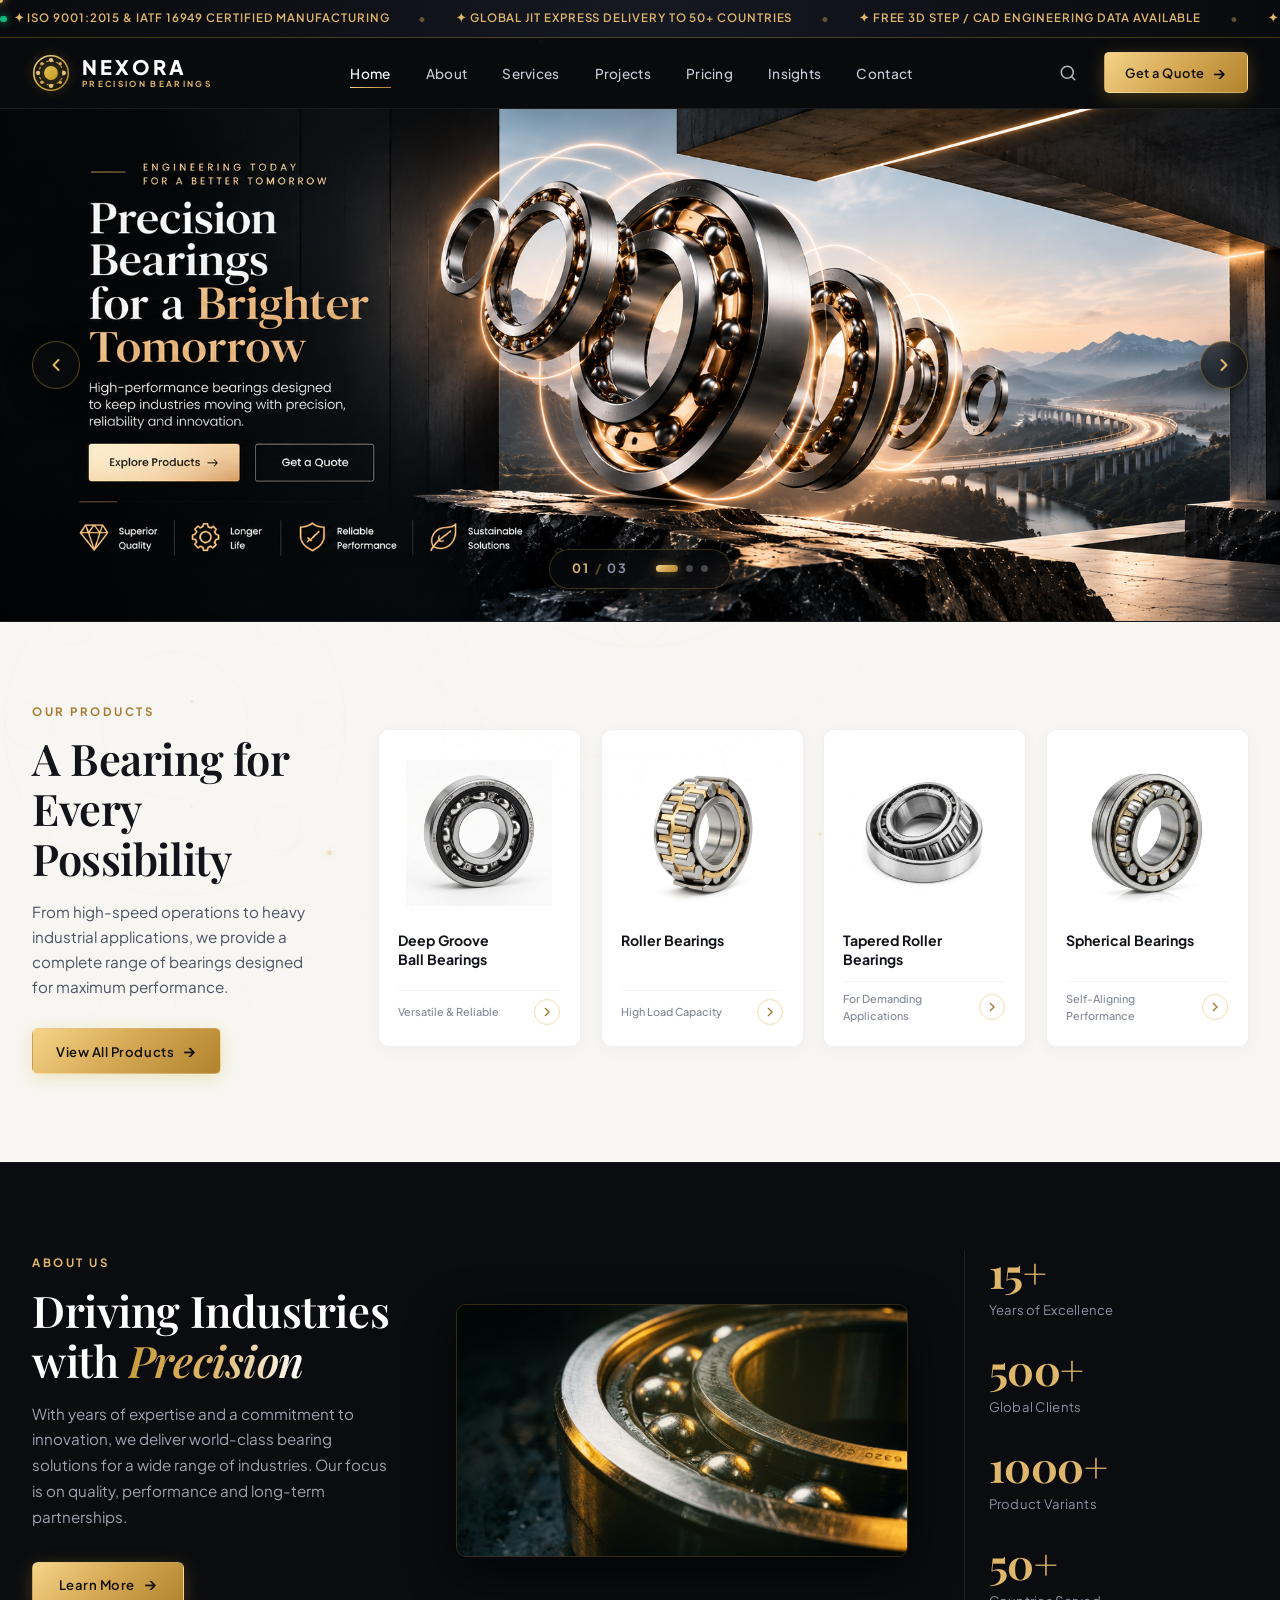
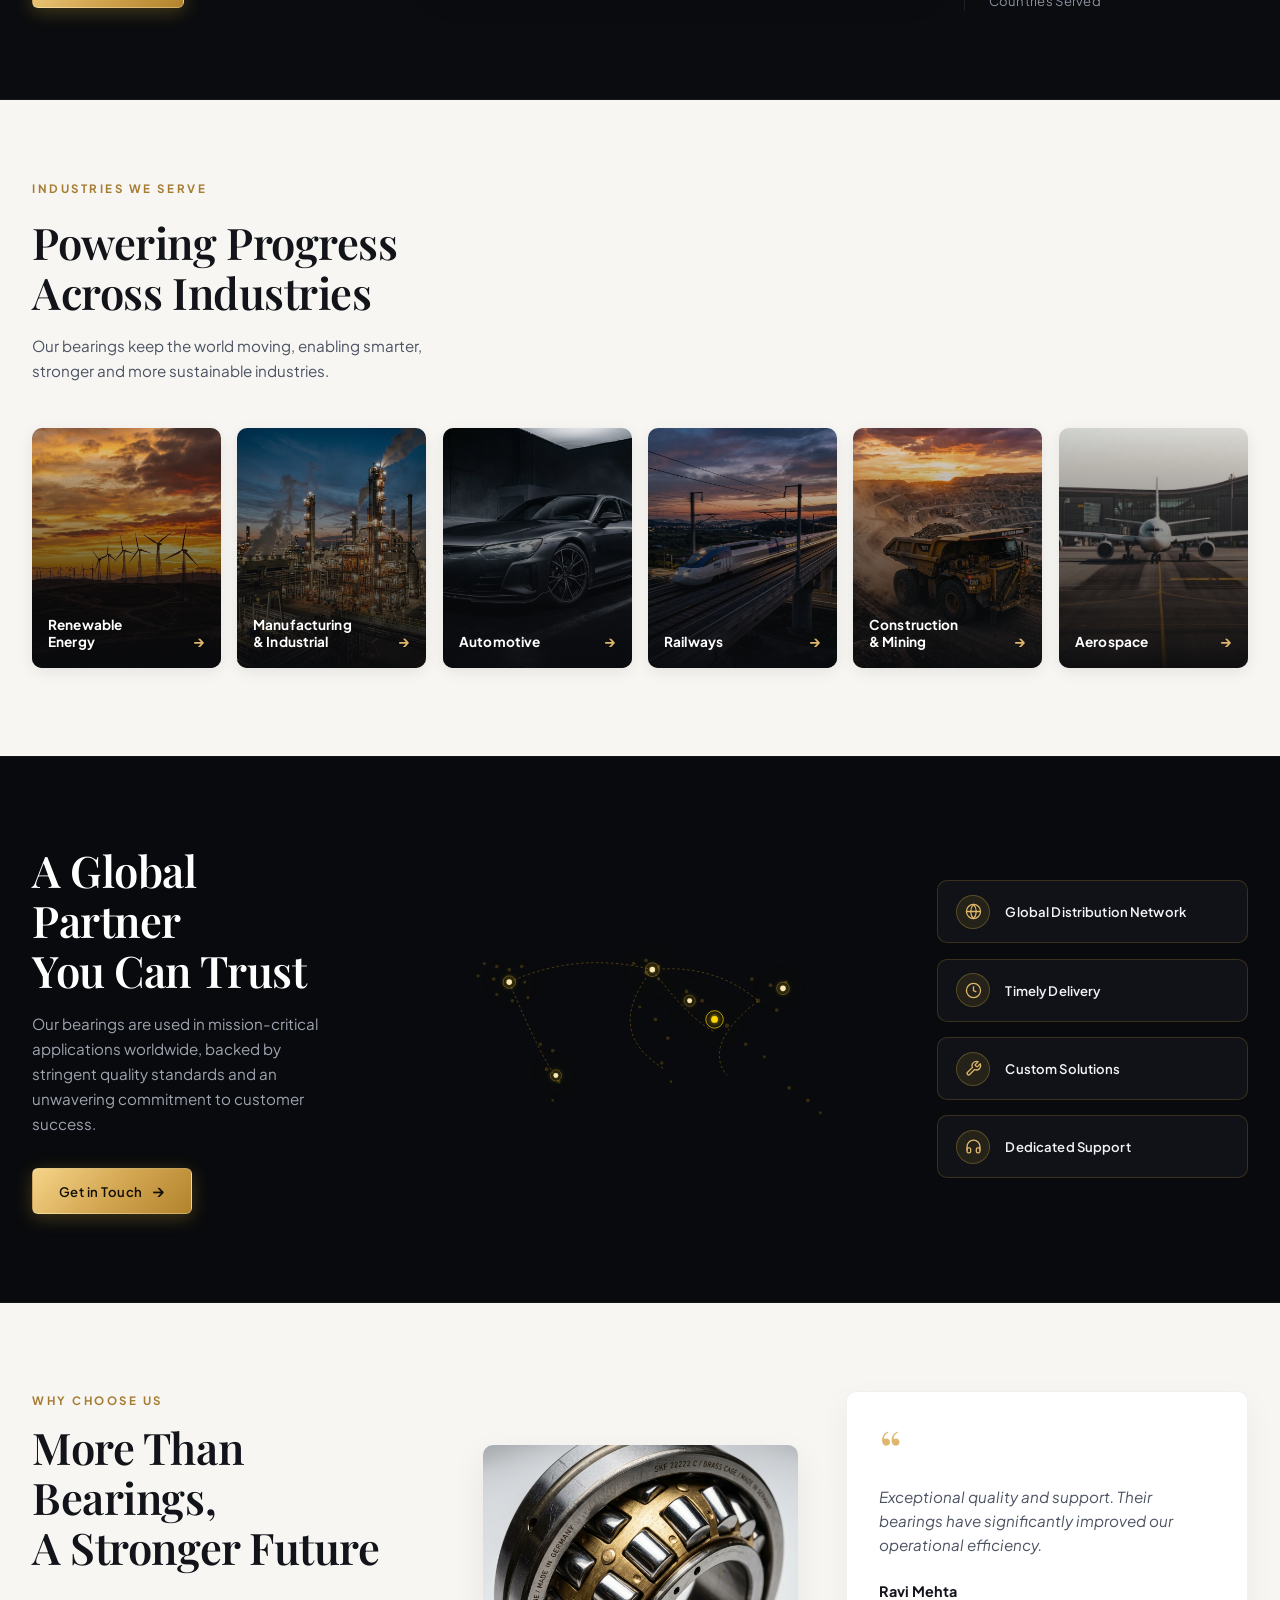
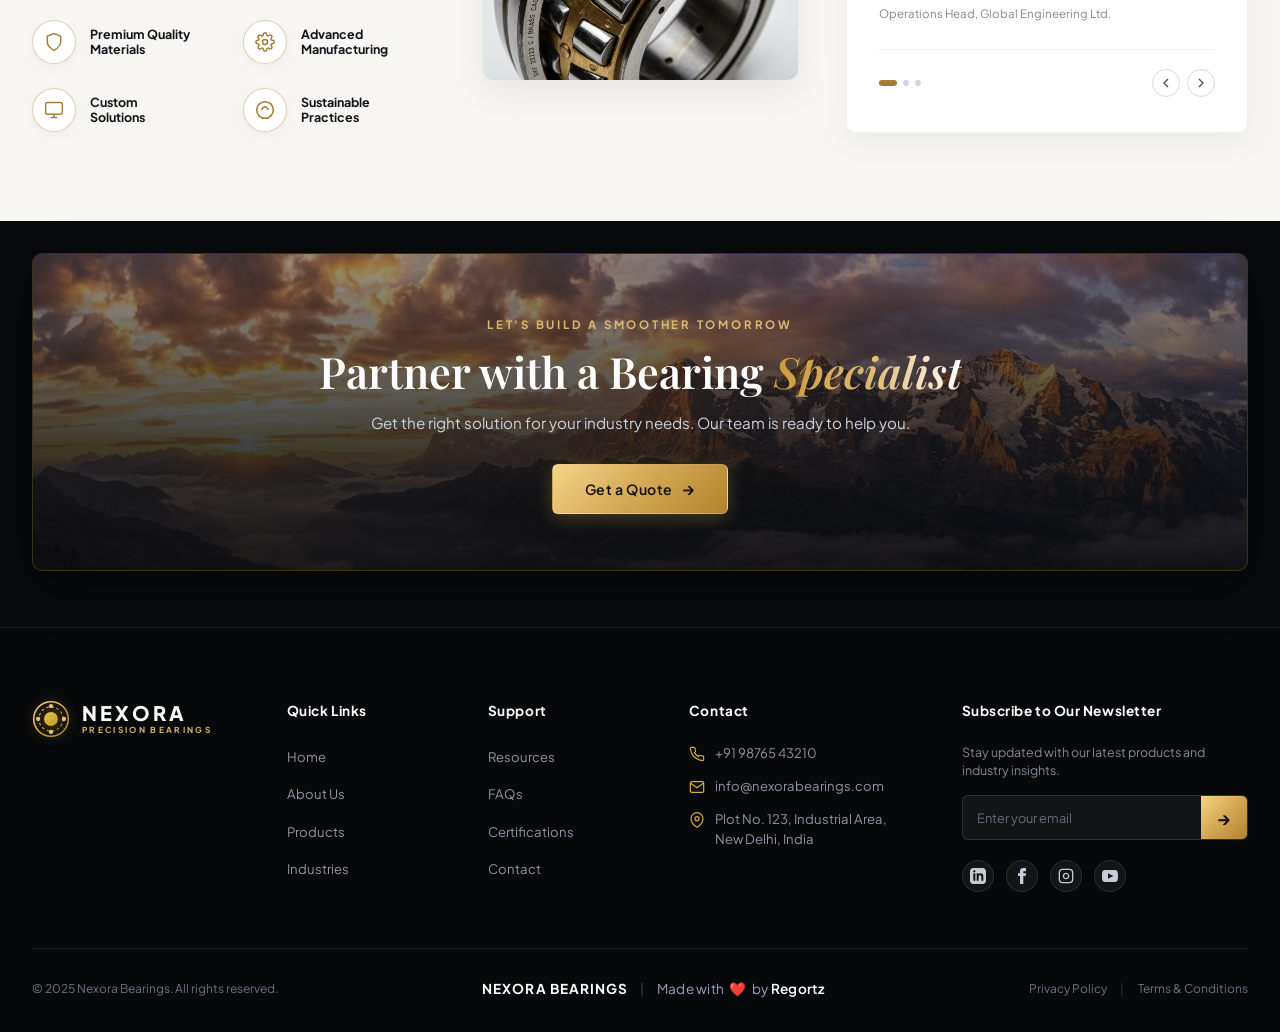
<file: index.html>
﻿<!DOCTYPE html>
<html lang="en">
<head>
    <meta charset="UTF-8">
    <meta name="viewport" content="width=device-width, initial-scale=1.0">
    <title>Nexora Bearings | Precision Engineered for a Smoother Tomorrow</title>
    <meta name="description" content="Nexora delivers world-class precision bearing solutions designed for maximum performance, durability, and high-load industrial applications worldwide.">
    
    <!-- Google Fonts -->
    <link rel="preconnect" href="https://fonts.googleapis.com">
    <link rel="preconnect" href="https://fonts.gstatic.com" crossorigin>
    <link href="https://fonts.googleapis.com/css2?family=Cormorant+Garamond:ital,wght@0,500;0,600;0,700;1,600;1,700&family=Playfair+Display:ital,wght@0,500;0,600;0,700;1,500;1,600&family=Plus+Jakarta+Sans:wght@300;400;500;600;700&display=swap" rel="stylesheet">
    
    <!-- Stylesheet -->
    <link rel="stylesheet" href="styles.css">
</head>
<body>

    <!-- Top Sliding Announcement Strip -->
    <div class="announcement-strip" role="region" aria-label="Nexora Announcements">
        <div class="marquee-track">
            <div class="marquee-content">
                <span>✦ ISO 9001:2015 & IATF 16949 Certified Manufacturing</span>
                <span class="sep-dot">&bull;</span>
                <span>✦ Global JIT Express Delivery to 50+ Countries</span>
                <span class="sep-dot">&bull;</span>
                <span>✦ Free 3D STEP / CAD Engineering Data Available</span>
                <span class="sep-dot">&bull;</span>
                <span>✦ High-Precision Tolerances up to ABEC-9 / P2 Standards</span>
                <span class="sep-dot">&bull;</span>
                <span>✦ Direct Technical Sales Hotline: +91 98765 43210</span>
                <span class="sep-dot">&bull;</span>
                <span>✦ Inquire for Tier-1 OEM Sourcing & Production Volume Pricing</span>
                <span class="sep-dot">&bull;</span>
            </div>
            <!-- Duplicate for seamless infinite loop -->
            <div class="marquee-content" aria-hidden="true">
                <span>✦ ISO 9001:2015 & IATF 16949 Certified Manufacturing</span>
                <span class="sep-dot">&bull;</span>
                <span>✦ Global JIT Express Delivery to 50+ Countries</span>
                <span class="sep-dot">&bull;</span>
                <span>✦ Free 3D STEP / CAD Engineering Data Available</span>
                <span class="sep-dot">&bull;</span>
                <span>✦ High-Precision Tolerances up to ABEC-9 / P2 Standards</span>
                <span class="sep-dot">&bull;</span>
                <span>✦ Direct Technical Sales Hotline: +91 98765 43210</span>
                <span class="sep-dot">&bull;</span>
                <span>✦ Inquire for Tier-1 OEM Sourcing & Production Volume Pricing</span>
                <span class="sep-dot">&bull;</span>
            </div>
        </div>
    </div>


    <!-- Sticky Navigation Bar -->
    <header class="site-header" id="siteHeader">
        <div class="nav-container">
            <!-- Brand Logo -->
            <a href="#hero" class="brand-logo" aria-label="Nexora Precision Bearings Home">
                <div class="logo-mark">
                    <svg viewBox="0 0 44 44" fill="none" xmlns="http://www.w3.org/2000/svg" class="logo-svg">
                        <circle cx="22" cy="22" r="20" stroke="url(#goldGrad)" stroke-width="1.8"/>
                        <circle cx="22" cy="22" r="14" stroke="url(#goldGrad)" stroke-width="1.2" stroke-dasharray="3 3"/>
                        <circle cx="22" cy="22" r="8" fill="url(#goldGrad)"/>
                        <circle cx="22" cy="7" r="2.5" fill="#e5c07b"/>
                        <circle cx="37" cy="22" r="2.5" fill="#e5c07b"/>
                        <circle cx="22" cy="37" r="2.5" fill="#e5c07b"/>
                        <circle cx="7" cy="22" r="2.5" fill="#e5c07b"/>
                        <circle cx="11.4" cy="11.4" r="2" fill="#d4a359"/>
                        <circle cx="32.6" cy="11.4" r="2" fill="#d4a359"/>
                        <circle cx="32.6" cy="32.6" r="2" fill="#d4a359"/>
                        <circle cx="11.4" cy="32.6" r="2" fill="#d4a359"/>
                        <defs>
                            <linearGradient id="goldGrad" x1="0" y1="0" x2="44" y2="44" gradientUnits="userSpaceOnUse">
                                <stop offset="0%" stop-color="#f6dfa9"/>
                                <stop offset="50%" stop-color="#d4af37"/>
                                <stop offset="100%" stop-color="#9a7322"/>
                            </linearGradient>
                        </defs>
                    </svg>
                </div>
                <div class="logo-text-group">
                    <span class="logo-title">NEXORA</span>
                    <span class="logo-subtitle">PRECISION BEARINGS</span>
                </div>
            </a>

            <!-- Navigation Menu -->
            <nav class="nav-menu" id="navMenu">
                <ul class="nav-list">
                    <li><a href="index.html" class="nav-link active">Home</a></li>
                    <li><a href="about-us.html" class="nav-link">About</a></li>
                    <li><a href="services.html" class="nav-link">Services</a></li>
                    <li><a href="project.html" class="nav-link">Projects</a></li>
                    <li><a href="pricing.html" class="nav-link">Pricing</a></li>
                    <li><a href="blog-3-colum.html" class="nav-link">Insights</a></li>
                    <li><a href="contact-us.html" class="nav-link">Contact</a></li>
                </ul>
            </nav>

            <!-- Nav Actions -->
            <div class="nav-actions">
                <button class="search-trigger" id="searchTrigger" aria-label="Open Search">
                    <svg viewBox="0 0 24 24" width="18" height="18" fill="none" stroke="currentColor" stroke-width="2" stroke-linecap="round" stroke-linejoin="round">
                        <circle cx="11" cy="11" r="8"></circle>
                        <line x1="21" y1="21" x2="16.65" y2="16.65"></line>
                    </svg>
                </button>
                <a href="contact-us.html" class="btn btn-gold btn-quote">Get a Quote <span class="btn-arrow">&rarr;</span></a>
                <button class="mobile-toggle" id="mobileToggle" aria-label="Toggle Navigation Menu">
                    <span class="hamburger-bar"></span>
                    <span class="hamburger-bar"></span>
                    <span class="hamburger-bar"></span>
                </button>
            </div>
        </div>
    </header>

    <!-- MAIN CONTENT -->
    <main>

                <!-- 1. HERO SLIDER SHOWCASE (Using Custom Banners) -->
        <section class="hero-slider-section" id="hero">
            <div class="hero-slider-track" id="heroTrack">
                <!-- Slide 1 -->
                <div class="hero-slide active" data-slide="0">
                    <div class="slide-img-wrapper">
                        <img src="assets/Hero/banner1.png" alt="Precision Bearings for a Brighter Tomorrow" class="hero-banner-img">
                    </div>
                    <!-- Clickable Interactive Hotspots aligned with banner buttons -->
                    <div class="slide-hotspots-container">
                        <a href="services.html" class="banner-hotspot btn-explore-spot" aria-label="Explore Products"></a>
                        <a href="contact-us.html" class="banner-hotspot btn-quote-spot" aria-label="Get a Quote"></a>
                    </div>
                </div>

                <!-- Slide 2 -->
                <div class="hero-slide" data-slide="1">
                    <div class="slide-img-wrapper">
                        <img src="assets/Hero/banner2.png" alt="Precision Bearings Powering Progress" class="hero-banner-img">
                    </div>
                    <div class="slide-hotspots-container">
                        <a href="services.html" class="banner-hotspot btn-explore-spot" aria-label="Explore Products"></a>
                        <a href="contact-us.html" class="banner-hotspot btn-quote-spot" aria-label="Get a Quote"></a>
                    </div>
                </div>

                <!-- Slide 3 -->
                <div class="hero-slide" data-slide="2">
                    <div class="slide-img-wrapper">
                        <img src="assets/Hero/banner3.png" alt="Trusted Motion Worldwide" class="hero-banner-img">
                    </div>
                    <div class="slide-hotspots-container">
                        <a href="services.html" class="banner-hotspot btn-explore-spot" aria-label="Explore Products"></a>
                        <a href="contact-us.html" class="banner-hotspot btn-quote-spot" aria-label="Get a Quote"></a>
                    </div>
                </div>
            </div>

            <!-- Slider Arrows -->
            <button class="hero-slider-arrow prev-arrow" id="heroPrevArrow" aria-label="Previous Banner">
                <svg viewBox="0 0 24 24" width="20" height="20" fill="none" stroke="currentColor" stroke-width="2.4" stroke-linecap="round" stroke-linejoin="round"><polyline points="15 18 9 12 15 6"></polyline></svg>
            </button>
            <button class="hero-slider-arrow next-arrow" id="heroNextArrow" aria-label="Next Banner">
                <svg viewBox="0 0 24 24" width="20" height="20" fill="none" stroke="currentColor" stroke-width="2.4" stroke-linecap="round" stroke-linejoin="round"><polyline points="9 18 15 12 9 6"></polyline></svg>
            </button>

            <!-- Bottom Slide Counter & Indicators -->
            <div class="hero-slider-bottom">
                <div class="hero-counter" id="heroCounter">
                    <span class="count-current" id="countCurrent">01</span>
                    <span class="count-sep">/</span>
                    <span class="count-total">03</span>
                </div>
                <div class="hero-dots-row" id="heroDotsRow">
                    <button class="hero-dot-btn active" data-index="0" aria-label="Go to Slide 1"></button>
                    <button class="hero-dot-btn" data-index="1" aria-label="Go to Slide 2"></button>
                    <button class="hero-dot-btn" data-index="2" aria-label="Go to Slide 3"></button>
                </div>
            </div>
        </section>

        <!-- 2. OUR PRODUCTS SECTION (Light Clean Aesthetic) -->
        <section class="products-section" id="products">
            <div class="container">
                <div class="products-header-grid">
                    <div class="products-header-left">
                        <span class="section-eyebrow">OUR PRODUCTS</span>
                        <h2 class="section-title">A Bearing for<br>Every Possibility</h2>
                        <p class="section-subtitle">
                            From high-speed operations to heavy industrial applications, we provide a complete range of bearings designed for maximum performance.
                        </p>
                        <a href="services.html" class="btn btn-gold btn-products-view">View All Products <span class="btn-arrow">&rarr;</span></a>
                    </div>

                    <!-- 4 Product Cards Grid -->
                    <div class="products-cards-grid">
                        <!-- Card 1 -->
                        <a href="services-details.html" class="product-card" data-product="deep-groove">
                            <div class="product-img-box">
                                <img src="assets/nexora/bearing_deep_groove.jpg" alt="Deep Groove Ball Bearings" class="product-img">
                            </div>
                            <div class="product-info">
                                <h3 class="product-name">Deep Groove<br>Ball Bearings</h3>
                                <div class="product-footer-row">
                                    <span class="product-tagline">Versatile & Reliable</span>
                                    <button class="circle-arrow-btn" aria-label="Learn more about Deep Groove Ball Bearings">
                                        <svg viewBox="0 0 24 24" width="16" height="16" fill="none" stroke="currentColor" stroke-width="2">
                                            <polyline points="9 18 15 12 9 6"></polyline>
                                        </svg>
                                    </button>
                                </div>
                            </div>
                        </a>
                        <!-- Card 2 -->
                        <a href="services-details.html" class="product-card" data-product="roller">
                            <div class="product-img-box">
                                <img src="assets/nexora/bearing_roller.jpg" alt="Roller Bearings" class="product-img">
                            </div>
                            <div class="product-info">
                                <h3 class="product-name">Roller Bearings</h3>
                                <div class="product-footer-row">
                                    <span class="product-tagline">High Load Capacity</span>
                                    <button class="circle-arrow-btn" aria-label="Learn more about Roller Bearings">
                                        <svg viewBox="0 0 24 24" width="16" height="16" fill="none" stroke="currentColor" stroke-width="2">
                                            <polyline points="9 18 15 12 9 6"></polyline>
                                        </svg>
                                    </button>
                                </div>
                            </div>
                        </a>
                        <!-- Card 3 -->
                        <a href="services-details.html" class="product-card" data-product="tapered">
                            <div class="product-img-box">
                                <img src="assets/nexora/bearing_tapered.jpg" alt="Tapered Roller Bearings" class="product-img">
                            </div>
                            <div class="product-info">
                                <h3 class="product-name">Tapered Roller<br>Bearings</h3>
                                <div class="product-footer-row">
                                    <span class="product-tagline">For Demanding Applications</span>
                                    <button class="circle-arrow-btn" aria-label="Learn more about Tapered Roller Bearings">
                                        <svg viewBox="0 0 24 24" width="16" height="16" fill="none" stroke="currentColor" stroke-width="2">
                                            <polyline points="9 18 15 12 9 6"></polyline>
                                        </svg>
                                    </button>
                                </div>
                            </div>
                        </a>
                        <!-- Card 4 -->
                        <a href="services-details.html" class="product-card" data-product="spherical">
                            <div class="product-img-box">
                                <img src="assets/nexora/bearing_spherical.jpg" alt="Spherical Bearings" class="product-img">
                            </div>
                            <div class="product-info">
                                <h3 class="product-name">Spherical Bearings</h3>
                                <div class="product-footer-row">
                                    <span class="product-tagline">Self-Aligning Performance</span>
                                    <button class="circle-arrow-btn" aria-label="Learn more about Spherical Bearings">
                                        <svg viewBox="0 0 24 24" width="16" height="16" fill="none" stroke="currentColor" stroke-width="2">
                                            <polyline points="9 18 15 12 9 6"></polyline>
                                        </svg>
                                    </button>
                                </div>
                            </div>
                        </a>
                        </div>
                </div>
            </div>
        </section>

        <!-- 3. ABOUT US SECTION (Dark Luxury Metallic) -->
        <section class="about-section" id="about">
            <div class="container">
                <div class="about-grid">
                    <!-- Left: About Text -->
                    <div class="about-text-col">
                        <span class="section-eyebrow eyebrow-gold">ABOUT US</span>
                        <h2 class="section-title title-dark">
                            Driving Industries<br>
                            with <span class="gold-gradient-text">Precision</span>
                        </h2>
                        <p class="about-desc">
                            With years of expertise and a commitment to innovation, we deliver world-class bearing solutions for a wide range of industries. Our focus is on quality, performance and long-term partnerships.
                        </p>
                        <a href="about-us.html" class="btn btn-gold btn-about">Learn More <span class="btn-arrow">&rarr;</span></a>
                    </div>

                    <!-- Center: Macro Bearing Close-up Graphic -->
                    <div class="about-image-col">
                        <div class="about-image-frame">
                            <img src="assets/nexora/about_macro.jpg" alt="Nexora Precision Bearings Macro Ring Laser Engraving" class="about-macro-img">
                            <div class="about-glow-halo" aria-hidden="true"></div>
                        </div>
                    </div>

                    <!-- Right: Numerical Milestones & Statistics -->
                    <div class="about-stats-col">
                        <div class="stat-block">
                            <div class="stat-number">15+</div>
                            <div class="stat-label">Years of Excellence</div>
                        </div>
                        <div class="stat-block">
                            <div class="stat-number">500+</div>
                            <div class="stat-label">Global Clients</div>
                        </div>
                        <div class="stat-block">
                            <div class="stat-number">1000+</div>
                            <div class="stat-label">Product Variants</div>
                        </div>
                        <div class="stat-block">
                            <div class="stat-number">50+</div>
                            <div class="stat-label">Countries Served</div>
                        </div>
                    </div>
                </div>
            </div>
        </section>

        <!-- 4. INDUSTRIES WE SERVE (Light Clean Photo Grid) -->
        <section class="industries-section" id="industries">
            <div class="container">
                <div class="industries-header">
                    <span class="section-eyebrow">INDUSTRIES WE SERVE</span>
                    <h2 class="section-title">Powering Progress<br>Across Industries</h2>
                    <p class="section-subtitle">
                        Our bearings keep the world moving, enabling smarter, stronger and more sustainable industries.
                    </p>
                </div>

                                <!-- 6 Industries Grid -->
                <div class="industries-grid">
                    <!-- Industry 1 -->
                    <a href="project.html" class="industry-card">
                        <img src="assets/nexora/industry_wind.jpg" alt="Renewable Energy Precision Bearings" class="industry-card-bg" loading="lazy">
                        <div class="industry-overlay"></div>
                        <div class="industry-card-content">
                            <h3 class="industry-name">Renewable<br>Energy <span class="ind-arrow">&rarr;</span></h3>
                        </div>
                    </a>
                    <!-- Industry 2 -->
                    <a href="project.html" class="industry-card">
                        <img src="assets/nexora/industry_factory.jpg" alt="Manufacturing & Industrial Bearings" class="industry-card-bg" loading="lazy">
                        <div class="industry-overlay"></div>
                        <div class="industry-card-content">
                            <h3 class="industry-name">Manufacturing<br>& Industrial <span class="ind-arrow">&rarr;</span></h3>
                        </div>
                    </a>
                    <!-- Industry 3 -->
                    <a href="project.html" class="industry-card">
                        <img src="assets/nexora/industry_automotive.jpg" alt="Automotive High-Speed Bearings" class="industry-card-bg" loading="lazy">
                        <div class="industry-overlay"></div>
                        <div class="industry-card-content">
                            <h3 class="industry-name">Automotive <span class="ind-arrow">&rarr;</span></h3>
                        </div>
                    </a>
                    <!-- Industry 4 -->
                    <a href="project.html" class="industry-card">
                        <img src="assets/nexora/industry_railway.jpg" alt="Railways Axle Box Bearings" class="industry-card-bg" loading="lazy">
                        <div class="industry-overlay"></div>
                        <div class="industry-card-content">
                            <h3 class="industry-name">Railways <span class="ind-arrow">&rarr;</span></h3>
                        </div>
                    </a>
                    <!-- Industry 5 -->
                    <a href="project.html" class="industry-card">
                        <img src="assets/nexora/industry_mining.jpg" alt="Construction & Mining Heavy Duty Bearings" class="industry-card-bg" loading="lazy">
                        <div class="industry-overlay"></div>
                        <div class="industry-card-content">
                            <h3 class="industry-name">Construction<br>& Mining <span class="ind-arrow">&rarr;</span></h3>
                        </div>
                    </a>
                    <!-- Industry 6 -->
                    <a href="project.html" class="industry-card">
                        <img src="assets/nexora/industry_aerospace.jpg" alt="Aerospace Ultra-Precision Bearings" class="industry-card-bg" loading="lazy">
                        <div class="industry-overlay"></div>
                        <div class="industry-card-content">
                            <h3 class="industry-name">Aerospace <span class="ind-arrow">&rarr;</span></h3>
                        </div>
                    </a>
                </div>
            </div>
        </section>

        <!-- 5. GLOBAL PARTNER SECTION (Dark with Illuminated Network Map) -->
        <section class="global-section" id="global">
            <div class="container">
                <div class="global-grid">
                    <!-- Left: Text & CTA -->
                    <div class="global-text-col">
                        <h2 class="section-title title-dark">
                            A Global Partner<br>
                            You Can Trust
                        </h2>
                        <p class="global-desc">
                            Our bearings are used in mission-critical applications worldwide, backed by stringent quality standards and an unwavering commitment to customer success.
                        </p>
                        <a href="contact-us.html" class="btn btn-gold btn-global">Get in Touch <span class="btn-arrow">&rarr;</span></a>
                    </div>

                    <!-- Center: Interactive Illuminated World Route Map -->
                    <div class="global-map-col">
                        <div class="world-map-wrapper">
                            <!-- SVG Illuminated Constellation / Route Map -->
                            <svg viewBox="0 0 800 420" fill="none" class="world-map-svg" xmlns="http://www.w3.org/2000/svg">
                                <!-- Global Route Arcs with gold dash animations -->
                                <path d="M190 140 Q 300 90 420 120" stroke="rgba(218, 165, 32, 0.45)" stroke-width="1.2" stroke-dasharray="4 4" class="route-arc-1"/>
                                <path d="M420 120 Q 520 110 590 170" stroke="rgba(218, 165, 32, 0.45)" stroke-width="1.2" stroke-dasharray="4 4" class="route-arc-2"/>
                                <path d="M590 170 Q 500 240 540 290" stroke="rgba(218, 165, 32, 0.45)" stroke-width="1.2" stroke-dasharray="4 4" class="route-arc-3"/>
                                <path d="M420 120 Q 480 200 520 220" stroke="rgba(218, 165, 32, 0.45)" stroke-width="1.2" stroke-dasharray="4 4" class="route-arc-4"/>
                                <path d="M190 140 Q 240 260 270 300" stroke="rgba(218, 165, 32, 0.45)" stroke-width="1.2" stroke-dasharray="4 4" class="route-arc-5"/>
                                <path d="M420 120 Q 340 220 440 280" stroke="rgba(218, 165, 32, 0.45)" stroke-width="1.2" stroke-dasharray="4 4" class="route-arc-6"/>

                                <!-- World Continents Stylized Dot Matrix Silhouette -->
                                <g class="map-continents" fill="rgba(218, 165, 32, 0.22)">
                                    <!-- North America -->
                                    <circle cx="150" cy="110" r="2.5"/><circle cx="170" cy="115" r="2.8"/><circle cx="190" cy="120" r="3"/><circle cx="210" cy="115" r="2.8"/>
                                    <circle cx="140" cy="130" r="2.5"/><circle cx="165" cy="135" r="3"/><circle cx="190" cy="140" r="3.5"/><circle cx="215" cy="140" r="2.5"/>
                                    <circle cx="170" cy="160" r="2.5"/><circle cx="195" cy="170" r="2.8"/><circle cx="220" cy="165" r="2.5"/>
                                    
                                    <!-- South America -->
                                    <circle cx="240" cy="240" r="2.8"/><circle cx="260" cy="250" r="3"/><circle cx="250" cy="280" r="3"/><circle cx="270" cy="300" r="2.8"/><circle cx="260" cy="330" r="2.2"/>
                                    
                                    <!-- Europe -->
                                    <circle cx="390" cy="110" r="2.8"/><circle cx="410" cy="105" r="3"/><circle cx="430" cy="115" r="3"/><circle cx="410" cy="125" r="3.2"/><circle cx="430" cy="135" r="2.8"/>
                                    
                                    <!-- Africa -->
                                    <circle cx="400" cy="180" r="2.5"/><circle cx="425" cy="200" r="3"/><circle cx="445" cy="230" r="3"/><circle cx="435" cy="270" r="2.8"/><circle cx="450" cy="300" r="2.2"/>
                                    
                                    <!-- Middle East & India -->
                                    <circle cx="475" cy="155" r="3"/><circle cx="500" cy="170" r="3.2"/><circle cx="520" cy="195" r="3.8"/><circle cx="540" cy="210" r="3.5"/>
                                    
                                    <!-- East Asia & Japan -->
                                    <circle cx="580" cy="135" r="3"/><circle cx="610" cy="145" r="3.2"/><circle cx="635" cy="140" r="2.8"/><circle cx="590" cy="170" r="3.5"/><circle cx="620" cy="185" r="3"/>
                                    
                                    <!-- Southeast Asia & Oceania -->
                                    <circle cx="570" cy="240" r="2.8"/><circle cx="600" cy="260" r="2.5"/><circle cx="640" cy="310" r="3.2"/><circle cx="670" cy="330" r="3"/><circle cx="690" cy="350" r="2.5"/>
                                </g>

                                <!-- Pulsing Hub Nodes with gold glow halos -->
                                <!-- New York / North America Hub -->
                                <circle cx="190" cy="140" r="4.5" fill="#f8e7b9" class="pulse-node"/>
                                <circle cx="190" cy="140" r="10" stroke="#d4af37" stroke-width="1" opacity="0.6" class="pulse-ring"/>

                                <!-- Frankfurt / London Hub -->
                                <circle cx="420" cy="120" r="4.5" fill="#f8e7b9" class="pulse-node"/>
                                <circle cx="420" cy="120" r="11" stroke="#d4af37" stroke-width="1" opacity="0.6" class="pulse-ring"/>

                                <!-- New Delhi / India Hub (Primary Base) -->
                                <circle cx="520" cy="200" r="5.5" fill="#ffd700" class="pulse-node primary-hub"/>
                                <circle cx="520" cy="200" r="14" stroke="#ffd700" stroke-width="1.4" opacity="0.8" class="pulse-ring primary-ring"/>

                                <!-- Tokyo / East Asia Hub -->
                                <circle cx="630" cy="150" r="4.5" fill="#f8e7b9" class="pulse-node"/>
                                <circle cx="630" cy="150" r="10" stroke="#d4af37" stroke-width="1" opacity="0.6" class="pulse-ring"/>

                                <!-- Dubai / Middle East Hub -->
                                <circle cx="480" cy="170" r="4" fill="#f8e7b9" class="pulse-node"/>
                                <circle cx="480" cy="170" r="9" stroke="#d4af37" stroke-width="1" opacity="0.5" class="pulse-ring"/>

                                <!-- São Paulo / South America Hub -->
                                <circle cx="265" cy="290" r="4" fill="#f8e7b9" class="pulse-node"/>
                                <circle cx="265" cy="290" r="9" stroke="#d4af37" stroke-width="1" opacity="0.5" class="pulse-ring"/>
                            </svg>
                        </div>
                    </div>

                    <!-- Right: Features Badges List -->
                    <div class="global-badges-col">
                        <div class="global-badge-card">
                            <div class="badge-icon-box">
                                <svg viewBox="0 0 24 24" fill="none" stroke="currentColor" stroke-width="1.8">
                                    <circle cx="12" cy="12" r="10"/>
                                    <line x1="2" y1="12" x2="22" y2="12"/>
                                    <path d="M12 2a15.3 15.3 0 0 1 4 10 15.3 15.3 0 0 1-4 10 15.3 15.3 0 0 1-4-10 15.3 15.3 0 0 1 4-10z"/>
                                </svg>
                            </div>
                            <span class="badge-card-title">Global Distribution Network</span>
                        </div>

                        <div class="global-badge-card">
                            <div class="badge-icon-box">
                                <svg viewBox="0 0 24 24" fill="none" stroke="currentColor" stroke-width="1.8">
                                    <circle cx="12" cy="12" r="10"/>
                                    <polyline points="12 6 12 12 16 14"/>
                                </svg>
                            </div>
                            <span class="badge-card-title">Timely Delivery</span>
                        </div>

                        <div class="global-badge-card">
                            <div class="badge-icon-box">
                                <svg viewBox="0 0 24 24" fill="none" stroke="currentColor" stroke-width="1.8">
                                    <path d="M14.7 6.3a1 1 0 0 0 0 1.4l1.6 1.6a1 1 0 0 0 1.4 0l3.77-3.77a6 6 0 0 1-7.94 7.94l-6.91 6.91a2.12 2.12 0 0 1-3-3l6.91-6.91a6 6 0 0 1 7.94-7.94l-3.76 3.76z"/>
                                </svg>
                            </div>
                            <span class="badge-card-title">Custom Solutions</span>
                        </div>

                        <div class="global-badge-card">
                            <div class="badge-icon-box">
                                <svg viewBox="0 0 24 24" fill="none" stroke="currentColor" stroke-width="1.8">
                                    <path d="M3 18v-6a9 9 0 0 1 18 0v6"/>
                                    <path d="M21 19a2 2 0 0 1-2 2h-1a2 2 0 0 1-2-2v-3a2 2 0 0 1 2-2h3zM3 19a2 2 0 0 0 2 2h1a2 2 0 0 0 2-2v-3a2 2 0 0 0-2-2H3z"/>
                                </svg>
                            </div>
                            <span class="badge-card-title">Dedicated Support</span>
                        </div>
                    </div>
                </div>
            </div>
        </section>

        <!-- 6. WHY CHOOSE US & TESTIMONIALS (Light Clean Section) -->
        <section class="why-us-section" id="why-us">
            <div class="container">
                <div class="why-us-layout">
                    <!-- Left: Why Choose Us Content & 4 Badges -->
                    <div class="why-us-left">
                        <span class="section-eyebrow">WHY CHOOSE US</span>
                        <h2 class="section-title">
                            More Than Bearings,<br>
                            A Stronger Future
                        </h2>

                        <div class="why-badges-grid">
                            <div class="why-badge-item">
                                <div class="why-icon-circle">
                                    <svg viewBox="0 0 24 24" fill="none" stroke="currentColor" stroke-width="1.8">
                                        <path d="M12 22s8-4 8-10V5l-8-3-8 3v7c0 6 8 10 8 10z"/>
                                    </svg>
                                </div>
                                <span class="why-badge-label">Premium Quality<br>Materials</span>
                            </div>

                            <div class="why-badge-item">
                                <div class="why-icon-circle">
                                    <svg viewBox="0 0 24 24" fill="none" stroke="currentColor" stroke-width="1.8">
                                        <circle cx="12" cy="12" r="3"/>
                                        <path d="M19.4 15a1.65 1.65 0 0 0 .33 1.82l.06.06a2 2 0 0 1 0 2.83 2 2 0 0 1-2.83 0l-.06-.06a1.65 1.65 0 0 0-1.82-.33 1.65 1.65 0 0 0-1 1.51V21a2 2 0 0 1-2 2 2 2 0 0 1-2-2v-.09A1.65 1.65 0 0 0 9 19.4a1.65 1.65 0 0 0-1.82.33l-.06.06a2 2 0 0 1-2.83 0 2 2 0 0 1 0-2.83l.06-.06a1.65 1.65 0 0 0 .33-1.82 1.65 1.65 0 0 0-1.51-1H3a2 2 0 0 1-2-2 2 2 0 0 1 2-2h.09A1.65 1.65 0 0 0 4.6 9a1.65 1.65 0 0 0-.33-1.82l-.06-.06a2 2 0 0 1 0-2.83 2 2 0 0 1 2.83 0l.06.06a1.65 1.65 0 0 0 1.82.33H9a1.65 1.65 0 0 0 1-1.51V3a2 2 0 0 1 2-2 2 2 0 0 1 2 2v.09a1.65 1.65 0 0 0 1 1.51 1.65 1.65 0 0 0 1.82-.33l.06-.06a2 2 0 0 1 2.83 0 2 2 0 0 1 0 2.83l-.06.06a1.65 1.65 0 0 0-.33 1.82V9a1.65 1.65 0 0 0 1.51 1H21a2 2 0 0 1 2 2 2 2 0 0 1-2 2h-.09a1.65 1.65 0 0 0-1.51 1z"/>
                                    </svg>
                                </div>
                                <span class="why-badge-label">Advanced<br>Manufacturing</span>
                            </div>

                            <div class="why-badge-item">
                                <div class="why-icon-circle">
                                    <svg viewBox="0 0 24 24" fill="none" stroke="currentColor" stroke-width="1.8">
                                        <rect x="2" y="3" width="20" height="14" rx="2" ry="2"/>
                                        <line x1="8" y1="21" x2="16" y2="21"/>
                                        <line x1="12" y1="17" x2="12" y2="21"/>
                                    </svg>
                                </div>
                                <span class="why-badge-label">Custom<br>Solutions</span>
                            </div>

                            <div class="why-badge-item">
                                <div class="why-icon-circle">
                                    <svg viewBox="0 0 24 24" fill="none" stroke="currentColor" stroke-width="1.8">
                                        <path d="M12 2a10 10 0 0 1 10 10c0 5.5-4.5 10-10 10S2 17.5 2 12A10 10 0 0 1 12 2z"/>
                                        <path d="M8 12s2-4 4-4 4 4 4 4"/>
                                    </svg>
                                </div>
                                <span class="why-badge-label">Sustainable<br>Practices</span>
                            </div>
                        </div>
                    </div>

                    <!-- Center: Cutaway Bearing Visual -->
                    <div class="why-us-center">
                        <div class="cutaway-img-wrap">
                            <img src="assets/nexora/why_us_bearing.jpg" alt="Nexora Brass Cage Precision Roller Bearing Cutaway" class="cutaway-img">
                        </div>
                    </div>

                    <!-- Right: Testimonial Card -->
                    <div class="why-us-right">
                        <div class="testimonial-card">
                            <div class="quote-mark">&ldquo;</div>
                            <div class="testimonial-slider-container">
                                <div class="testimonial-slide active" data-index="0">
                                    <p class="testimonial-text">
                                        Exceptional quality and support. Their bearings have significantly improved our operational efficiency.
                                    </p>
                                    <div class="testimonial-author-group">
                                        <h4 class="author-name">Ravi Mehta</h4>
                                        <p class="author-role">Operations Head, Global Engineering Ltd.</p>
                                    </div>
                                </div>

                                <div class="testimonial-slide" data-index="1">
                                    <p class="testimonial-text">
                                        Nexora's high-precision tapered bearings reduced machine downtime by 40% across our primary wind turbines.
                                    </p>
                                    <div class="testimonial-author-group">
                                        <h4 class="author-name">Marcus Vance</h4>
                                        <p class="author-role">Chief Technical Officer, Apex Energy Solutions</p>
                                    </div>
                                </div>

                                <div class="testimonial-slide" data-index="2">
                                    <p class="testimonial-text">
                                        Flawless tolerances and immediate delivery. They are true partners for heavy automotive manufacturing.
                                    </p>
                                    <div class="testimonial-author-group">
                                        <h4 class="author-name">Sunita Rao</h4>
                                        <p class="author-role">Director of Procurement, Mahindra Precision Gear</p>
                                    </div>
                                </div>
                            </div>

                            <!-- Carousel Controls -->
                            <div class="testimonial-nav-row">
                                <div class="testimonial-dots" id="testimonialDots">
                                    <button class="dot-btn active" data-index="0" aria-label="Slide 1"></button>
                                    <button class="dot-btn" data-index="1" aria-label="Slide 2"></button>
                                    <button class="dot-btn" data-index="2" aria-label="Slide 3"></button>
                                </div>
                                <div class="testimonial-arrows">
                                    <button class="arrow-circle-btn" id="prevTestimonial" aria-label="Previous Testimonial">
                                        <svg viewBox="0 0 24 24" width="16" height="16" fill="none" stroke="currentColor" stroke-width="2">
                                            <polyline points="15 18 9 12 15 6"></polyline>
                                        </svg>
                                    </button>
                                    <button class="arrow-circle-btn" id="nextTestimonial" aria-label="Next Testimonial">
                                        <svg viewBox="0 0 24 24" width="16" height="16" fill="none" stroke="currentColor" stroke-width="2">
                                            <polyline points="9 18 15 12 9 6"></polyline>
                                        </svg>
                                    </button>
                                </div>
                            </div>
                        </div>
                    </div>
                </div>
            </div>
        </section>

        <!-- 7. CALL TO ACTION BANNER (Dramatic Golden Mountain Landscape) -->
        <section class="cta-section" id="cta">
            <div class="container">
                <div class="cta-banner">
                    <img src="assets/nexora/cta_mountains.jpg" alt="Nexora Engineering Specialization" class="cta-banner-bg" loading="lazy">
                    <div class="cta-overlay"></div>
                    <div class="cta-content">
                        <span class="cta-eyebrow">LET'S BUILD A SMOOTHER TOMORROW</span>
                        <h2 class="cta-title">
                            Partner with a Bearing <span class="gold-gradient-text">Specialist</span>
                        </h2>
                        <p class="cta-subtitle">
                            Get the right solution for your industry needs. Our team is ready to help you.
                        </p>
                        <a href="contact-us.html" class="btn btn-gold btn-cta-quote">Get a Quote <span class="btn-arrow">&rarr;</span></a>
                    </div>
                </div>
            </div>
        </section>

    </main>

    <!-- 8. FOOTER (Deep Black Industrial Luxury) -->
    <footer class="site-footer" id="footer">
        <div class="container">
            <div class="footer-main-grid">
                <!-- Column 1: Brand Logo & Tagline -->
                <div class="footer-col brand-col">
                    <a href="#hero" class="brand-logo footer-logo">
                        <div class="logo-mark">
                            <svg viewBox="0 0 44 44" fill="none" xmlns="http://www.w3.org/2000/svg" class="logo-svg">
                                <circle cx="22" cy="22" r="20" stroke="url(#goldGradFooter)" stroke-width="1.8"/>
                                <circle cx="22" cy="22" r="14" stroke="url(#goldGradFooter)" stroke-width="1.2" stroke-dasharray="3 3"/>
                                <circle cx="22" cy="22" r="8" fill="url(#goldGradFooter)"/>
                                <circle cx="22" cy="7" r="2.5" fill="#e5c07b"/>
                                <circle cx="37" cy="22" r="2.5" fill="#e5c07b"/>
                                <circle cx="22" cy="37" r="2.5" fill="#e5c07b"/>
                                <circle cx="7" cy="22" r="2.5" fill="#e5c07b"/>
                                <defs>
                                    <linearGradient id="goldGradFooter" x1="0" y1="0" x2="44" y2="44" gradientUnits="userSpaceOnUse">
                                        <stop offset="0%" stop-color="#f6dfa9"/>
                                        <stop offset="50%" stop-color="#d4af37"/>
                                        <stop offset="100%" stop-color="#9a7322"/>
                                    </linearGradient>
                                </defs>
                            </svg>
                        </div>
                        <div class="logo-text-group">
                            <span class="logo-title">NEXORA</span>
                            <span class="logo-subtitle">PRECISION BEARINGS</span>
                        </div>
                    </a>
                </div>

                <!-- Column 2: Quick Links -->
                <div class="footer-col links-col">
                    <h4 class="footer-heading">Quick Links</h4>
                    <ul class="footer-links">
                        <li><a href="#hero">Home</a></li>
                        <li><a href="about-us.html">About Us</a></li>
                        <li><a href="services.html">Products</a></li>
                        <li><a href="project.html">Industries</a></li>
                    </ul>
                </div>

                <!-- Column 3: Support -->
                <div class="footer-col support-col">
                    <h4 class="footer-heading">Support</h4>
                    <ul class="footer-links">
                        <li><a href="pricing.html">Resources</a></li>
                        <li><a href="about-us.html">FAQs</a></li>
                        <li><a href="services-details.html">Certifications</a></li>
                        <li><a href="contact-us.html">Contact</a></li>
                    </ul>
                </div>

                <!-- Column 4: Contact Details -->
                <div class="footer-col contact-col">
                    <h4 class="footer-heading">Contact</h4>
                    <ul class="footer-contact-list">
                        <li>
                            <svg viewBox="0 0 24 24" width="16" height="16" fill="none" stroke="#d4af37" stroke-width="1.8">
                                <path d="M22 16.92v3a2 2 0 0 1-2.18 2 19.79 19.79 0 0 1-8.63-3.07 19.5 19.5 0 0 1-6-6 19.79 19.79 0 0 1-3.07-8.67A2 2 0 0 1 4.11 2h3a2 2 0 0 1 2 1.72 12.84 12.84 0 0 0 .7 2.81 2 2 0 0 1-.45 2.11L8.09 9.91a16 16 0 0 0 6 6l1.27-1.27a2 2 0 0 1 2.11-.45 12.84 12.84 0 0 0 2.81.7A2 2 0 0 1 22 16.92z"/>
                            </svg>
                            <span>+91 98765 43210</span>
                        </li>
                        <li>
                            <svg viewBox="0 0 24 24" width="16" height="16" fill="none" stroke="#d4af37" stroke-width="1.8">
                                <path d="M4 4h16c1.1 0 2 .9 2 2v12c0 1.1-.9 2-2 2H4c-1.1 0-2-.9-2-2V6c0-1.1.9-2 2-2z"/>
                                <polyline points="22,6 12,13 2,6"/>
                            </svg>
                            <span>info@nexorabearings.com</span>
                        </li>
                        <li>
                            <svg viewBox="0 0 24 24" width="16" height="16" fill="none" stroke="#d4af37" stroke-width="1.8">
                                <path d="M21 10c0 7-9 13-9 13s-9-6-9-13a9 9 0 0 1 18 0z"/>
                                <circle cx="12" cy="10" r="3"/>
                            </svg>
                            <span>Plot No. 123, Industrial Area,<br>New Delhi, India</span>
                        </li>
                    </ul>
                </div>

                <!-- Column 5: Newsletter & Social -->
                <div class="footer-col newsletter-col">
                    <h4 class="footer-heading">Subscribe to Our Newsletter</h4>
                    <p class="newsletter-sub">Stay updated with our latest products and industry insights.</p>
                    <form class="newsletter-form" id="newsletterForm">
                        <div class="newsletter-input-group">
                            <input type="email" placeholder="Enter your email" required aria-label="Email address for newsletter">
                            <button type="submit" class="newsletter-submit-btn" aria-label="Submit newsletter subscription">
                                &rarr;
                            </button>
                        </div>
                    </form>

                    <!-- Social Icons -->
                    <div class="social-links-row">
                        <a href="https://linkedin.com" target="_blank" rel="noopener" aria-label="LinkedIn" class="social-icon">
                            <svg viewBox="0 0 24 24" width="16" height="16" fill="currentColor">
                                <path d="M19 0h-14c-2.761 0-5 2.239-5 5v14c0 2.761 2.239 5 5 5h14c2.762 0 5-2.239 5-5v-14c0-2.761-2.238-5-5-5zm-11 19h-3v-11h3v11zm-1.5-12.268c-.966 0-1.75-.79-1.75-1.764s.784-1.764 1.75-1.764 1.75.79 1.75 1.764-.783 1.764-1.75 1.764zm13.5 12.268h-3v-5.604c0-3.368-4-3.113-4 0v5.604h-3v-11h3v1.765c1.396-2.586 7-2.777 7 2.476v6.759z"/>
                            </svg>
                        </a>
                        <a href="https://facebook.com" target="_blank" rel="noopener" aria-label="Facebook" class="social-icon">
                            <svg viewBox="0 0 24 24" width="16" height="16" fill="currentColor">
                                <path d="M9 8h-3v4h3v12h5v-12h3.642l.358-4h-4v-1.667c0-.955.192-1.333 1.115-1.333h2.885v-5h-3.808c-3.596 0-5.192 1.583-5.192 4.615v3.385z"/>
                            </svg>
                        </a>
                        <a href="https://instagram.com" target="_blank" rel="noopener" aria-label="Instagram" class="social-icon">
                            <svg viewBox="0 0 24 24" width="16" height="16" fill="none" stroke="currentColor" stroke-width="2">
                                <rect x="2" y="2" width="20" height="20" rx="5" ry="5"></rect>
                                <path d="M16 11.37A4 4 0 1 1 12.63 8 4 4 0 0 1 16 11.37z"></path>
                                <line x1="17.5" y1="6.5" x2="17.51" y2="6.5"></line>
                            </svg>
                        </a>
                        <a href="https://youtube.com" target="_blank" rel="noopener" aria-label="YouTube" class="social-icon">
                            <svg viewBox="0 0 24 24" width="16" height="16" fill="currentColor">
                                <path d="M19.615 3.184c-3.604-.246-11.631-.245-15.23 0-3.897.266-4.356 2.62-4.385 8.816.029 6.185.484 8.549 4.385 8.816 3.6.245 11.626.246 15.23 0 3.897-.266 4.356-2.62 4.385-8.816-.029-6.185-.484-8.549-4.385-8.816zm-10.615 12.816v-8l8 3.993-8 4.007z"/>
                            </svg>
                        </a>
                    </div>
                </div>
            </div>

            <!-- Bottom Copyright & Legal Links -->
            <div class="footer-bottom-bar">
                <div class="footer-copyright">
                    &copy; 2025 Nexora Bearings. All rights reserved.
                </div>
                                <div class="footer-credit" style="display: inline-flex; align-items: center; justify-content: center; gap: 8px; font-size: 0.85rem; letter-spacing: 0.02em; color: #94a3b8; font-family: inherit;">
                    <span class="credit-brand" style="font-weight: 700; letter-spacing: 0.08em; color: #ffffff; text-transform: uppercase;">NEXORA BEARINGS</span>
                    <span class="credit-divider" style="color: rgba(255, 255, 255, 0.28); font-weight: 300; margin: 0 4px;">|</span>
                    <span class="credit-text" style="color: #94a3b8;">Made with <span class="credit-heart" aria-hidden="true" style="color: #ff385c; display: inline-block; margin: 0 3px;">❤️</span> by <span class="credit-author" style="color: #ffffff; font-weight: 600;">Regortz</span></span>
                </div>
                <div class="footer-legal-links">
                    <a href="#privacy">Privacy Policy</a>
                    <span class="sep">|</span>
                    <a href="#terms">Terms & Conditions</a>
                </div>
            </div>
        </div>
    </footer>

    <!-- INTERACTIVE MODALS -->

    <!-- 1. Quote Request Modal -->
    <div class="modal-backdrop" id="quoteModal" aria-hidden="true">
        <div class="modal-dialog">
            <button class="modal-close" aria-label="Close modal">&times;</button>
            <div class="modal-header">
                <span class="modal-eyebrow">CUSTOM INQUIRY</span>
                <h3 class="modal-title">Request an Engineering Quote</h3>
                <p class="modal-subtitle">Direct pricing from our precision technical sales division.</p>
            </div>
            <form class="modal-form" id="quoteForm">
                <div class="form-row">
                    <div class="form-group">
                        <label for="qName">Full Name *</label>
                        <input type="text" id="qName" required placeholder="John Doe">
                    </div>
                    <div class="form-group">
                        <label for="qCompany">Company Name *</label>
                        <input type="text" id="qCompany" required placeholder="Precision Industrial Corp">
                    </div>
                </div>
                <div class="form-row">
                    <div class="form-group">
                        <label for="qEmail">Business Email *</label>
                        <input type="email" id="qEmail" required placeholder="johndoe@domain.com">
                    </div>
                    <div class="form-group">
                        <label for="qPhone">Phone Number</label>
                        <input type="tel" id="qPhone" placeholder="+91 98765 00000">
                    </div>
                </div>
                <div class="form-row">
                    <div class="form-group">
                        <label for="qType">Bearing Series Needed</label>
                        <select id="qType">
                            <option value="deep-groove">Deep Groove Ball Bearings</option>
                            <option value="roller">Cylindrical Roller Bearings</option>
                            <option value="tapered">Tapered Roller Bearings</option>
                            <option value="spherical">Spherical Roller Bearings</option>
                            <option value="custom">Custom High-Tolerance Assembly</option>
                        </select>
                    </div>
                    <div class="form-group">
                        <label for="qVolume">Estimated Quantity</label>
                        <select id="qVolume">
                            <option value="prototype">10 - 100 units (Prototyping)</option>
                            <option value="batch">100 - 1,000 units (Batch)</option>
                            <option value="mass">1,000+ units (Production)</option>
                        </select>
                    </div>
                </div>
                <div class="form-group">
                    <label for="qMessage">Operational Specifications / Tolerances</label>
                    <textarea id="qMessage" rows="3" placeholder="Shaft diameter, RPM limits, temperature, or ISO tolerance class..."></textarea>
                </div>
                <button type="submit" class="btn btn-gold btn-block">Submit Quote Request &rarr;</button>
            </form>
        </div>
    </div>

    <!-- 2. Product Detail Quickview Modal -->
    <div class="modal-backdrop" id="productModal" aria-hidden="true">
        <div class="modal-dialog modal-dialog-lg">
            <button class="modal-close" aria-label="Close modal">&times;</button>
            <div class="product-modal-grid">
                <div class="product-modal-media">
                    <img id="pmImage" src="assets/nexora/bearing_deep_groove.jpg" alt="Selected Bearing" class="pm-img">
                </div>
                <div class="product-modal-details">
                    <span class="modal-eyebrow" id="pmCategory">PRECISION SERIES</span>
                    <h3 class="modal-title" id="pmTitle">Deep Groove Ball Bearings</h3>
                    <p class="modal-subtitle" id="pmSubtitle">Versatile & Reliable for high speed operations</p>
                    <div class="product-specs-list" id="pmSpecs">
                        <div class="spec-row"><span>Material Grade:</span> <strong>AISI 52100 Chrome Steel / Stainless 440C</strong></div>
                        <div class="spec-row"><span>Tolerance Class:</span> <strong>ABEC-5 / P5 Standard (ABEC-7 Available)</strong></div>
                        <div class="spec-row"><span>Operating Temp:</span> <strong>-40°C to +180°C</strong></div>
                        <div class="spec-row"><span>Cage Type:</span> <strong>Pressed Steel or Machined Brass</strong></div>
                    </div>
                    <div class="pm-actions">
                        <a href="contact-us.html" class="btn btn-gold modal-trigger" data-modal="quoteModal">Request Pricing &rarr;</a>
                    </div>
                </div>
            </div>
        </div>
    </div>

    <!-- 3. Search Overlay Modal -->
    <div class="search-overlay" id="searchOverlay" aria-hidden="true">
        <div class="search-modal-box">
            <div class="search-header">
                <input type="text" id="searchInput" placeholder="Search by bearing series, ISO code, or industry..." autofocus>
                <button class="search-close-btn" id="searchClose" aria-label="Close Search">&times;</button>
            </div>
            <div class="search-results" id="searchResults">
                <div class="search-hint">Quick suggestions: <strong>Deep Groove</strong>, <strong>Tapered 32000</strong>, <strong>Spherical 22200</strong>, <strong>Wind Energy</strong></div>
            </div>
        </div>
    </div>

    <!-- Toast Notification for Form Actions -->
    <div class="toast-notification" id="toastNotice">
        <div class="toast-icon">&#10003;</div>
        <div class="toast-body">
            <strong id="toastTitle">Inquiry Sent</strong>
            <p id="toastMessage">Our engineering team will contact you shortly.</p>
        </div>
    </div>

    <!-- Scripts -->
    <script src="script.js"></script>
</body>
</html>
</file>
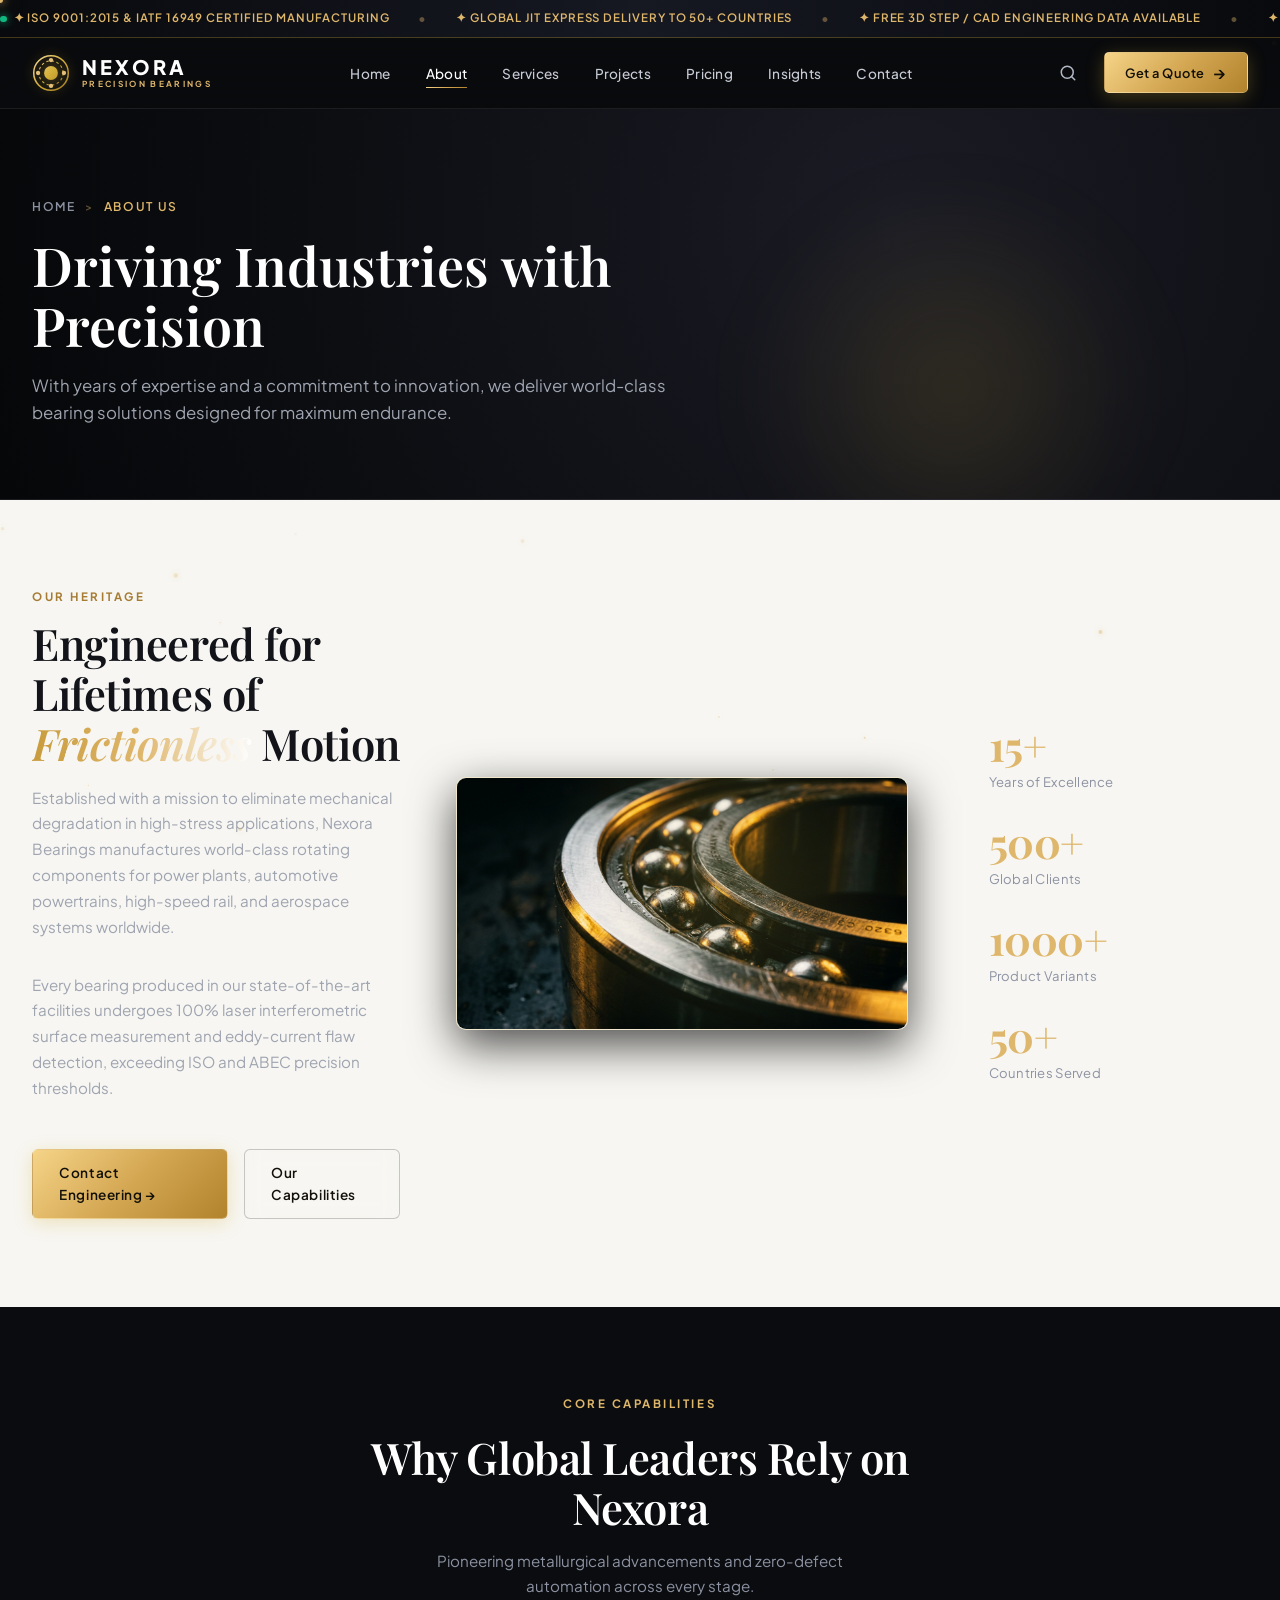
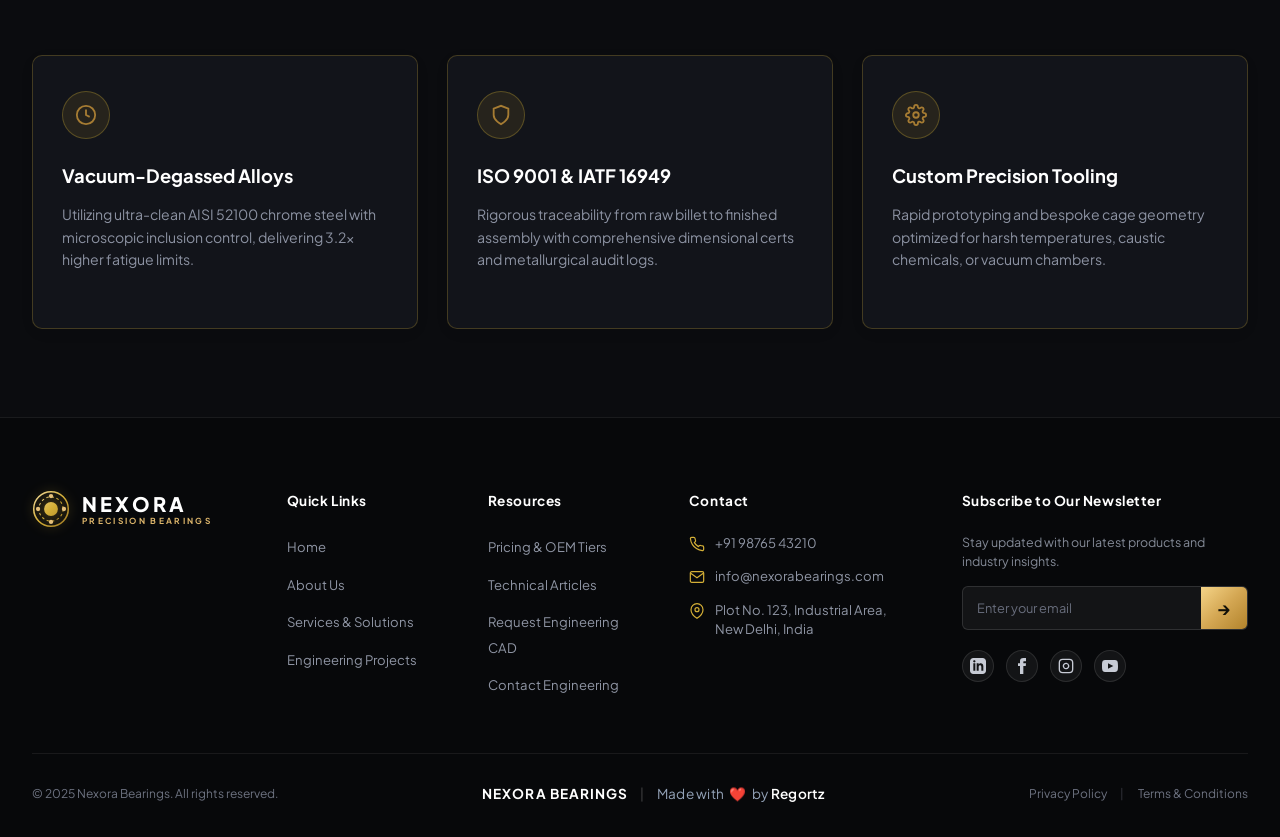
<file: about-us.html>
﻿<!DOCTYPE html>
<html lang="en">
<head>
    <meta charset="UTF-8">
    <meta name="viewport" content="width=device-width, initial-scale=1.0">
    <title>About Us | Nexora Precision Engineering | Nexora Precision Bearings</title>
    <link rel="preconnect" href="https://fonts.googleapis.com">
    <link rel="preconnect" href="https://fonts.gstatic.com" crossorigin>
    <link href="https://fonts.googleapis.com/css2?family=Cormorant+Garamond:ital,wght@0,500;0,600;0,700;1,600;1,700&family=Playfair+Display:ital,wght@0,500;0,600;0,700;1,500;1,600&family=Plus+Jakarta+Sans:wght@300;400;500;600;700&display=swap" rel="stylesheet">
    <link rel="stylesheet" href="styles.css">
</head>
<body>

    <!-- Top Sliding Announcement Strip -->
    <div class="announcement-strip" role="region" aria-label="Nexora Announcements">
        <div class="marquee-track">
            <div class="marquee-content">
                <span>✦ ISO 9001:2015 & IATF 16949 Certified Manufacturing</span>
                <span class="sep-dot">&bull;</span>
                <span>✦ Global JIT Express Delivery to 50+ Countries</span>
                <span class="sep-dot">&bull;</span>
                <span>✦ Free 3D STEP / CAD Engineering Data Available</span>
                <span class="sep-dot">&bull;</span>
                <span>✦ High-Precision Tolerances up to ABEC-9 / P2 Standards</span>
                <span class="sep-dot">&bull;</span>
                <span>✦ Direct Technical Sales Hotline: +91 98765 43210</span>
                <span class="sep-dot">&bull;</span>
                <span>✦ Inquire for Tier-1 OEM Sourcing & Production Volume Pricing</span>
                <span class="sep-dot">&bull;</span>
            </div>
            <!-- Duplicate for seamless infinite loop -->
            <div class="marquee-content" aria-hidden="true">
                <span>✦ ISO 9001:2015 & IATF 16949 Certified Manufacturing</span>
                <span class="sep-dot">&bull;</span>
                <span>✦ Global JIT Express Delivery to 50+ Countries</span>
                <span class="sep-dot">&bull;</span>
                <span>✦ Free 3D STEP / CAD Engineering Data Available</span>
                <span class="sep-dot">&bull;</span>
                <span>✦ High-Precision Tolerances up to ABEC-9 / P2 Standards</span>
                <span class="sep-dot">&bull;</span>
                <span>✦ Direct Technical Sales Hotline: +91 98765 43210</span>
                <span class="sep-dot">&bull;</span>
                <span>✦ Inquire for Tier-1 OEM Sourcing & Production Volume Pricing</span>
                <span class="sep-dot">&bull;</span>
            </div>
        </div>
    </div>

    
    <header class="site-header" id="siteHeader">
        <div class="nav-container">
            <a href="index.html" class="brand-logo" aria-label="Nexora Precision Bearings Home">
                <div class="logo-mark">
                    <svg viewBox="0 0 44 44" fill="none" xmlns="http://www.w3.org/2000/svg" class="logo-svg">
                        <circle cx="22" cy="22" r="20" stroke="url(#goldGrad)" stroke-width="1.8"/>
                        <circle cx="22" cy="22" r="14" stroke="url(#goldGrad)" stroke-width="1.2" stroke-dasharray="3 3"/>
                        <circle cx="22" cy="22" r="8" fill="url(#goldGrad)"/>
                        <circle cx="22" cy="7" r="2.5" fill="#e5c07b"/>
                        <circle cx="37" cy="22" r="2.5" fill="#e5c07b"/>
                        <circle cx="22" cy="37" r="2.5" fill="#e5c07b"/>
                        <circle cx="7" cy="22" r="2.5" fill="#e5c07b"/>
                        <defs>
                            <linearGradient id="goldGrad" x1="0" y1="0" x2="44" y2="44" gradientUnits="userSpaceOnUse">
                                <stop offset="0%" stop-color="#f6dfa9"/>
                                <stop offset="50%" stop-color="#d4af37"/>
                                <stop offset="100%" stop-color="#9a7322"/>
                            </linearGradient>
                        </defs>
                    </svg>
                </div>
                <div class="logo-text-group">
                    <span class="logo-title">NEXORA</span>
                    <span class="logo-subtitle">PRECISION BEARINGS</span>
                </div>
            </a>

            <nav class="nav-menu" id="navMenu">
                <ul class="nav-list">
                    <li><a href="index.html" class="nav-link ">Home</a></li>
                    <li><a href="about-us.html" class="nav-link active">About</a></li>
                    <li><a href="services.html" class="nav-link ">Services</a></li>
                    <li><a href="project.html" class="nav-link ">Projects</a></li>
                    <li><a href="pricing.html" class="nav-link ">Pricing</a></li>
                    <li><a href="blog-3-colum.html" class="nav-link ">Insights</a></li>
                    <li><a href="contact-us.html" class="nav-link ">Contact</a></li>
                </ul>
            </nav>

            <div class="nav-actions">
                <button class="search-trigger" id="searchTrigger" aria-label="Open Search">
                    <svg viewBox="0 0 24 24" width="18" height="18" fill="none" stroke="currentColor" stroke-width="2" stroke-linecap="round" stroke-linejoin="round">
                        <circle cx="11" cy="11" r="8"></circle>
                        <line x1="21" y1="21" x2="16.65" y2="16.65"></line>
                    </svg>
                </button>
                <a href="contact-us.html" class="btn btn-gold btn-quote modal-trigger" data-modal="quoteModal">Get a Quote <span class="btn-arrow">&rarr;</span></a>
                <button class="mobile-toggle" id="mobileToggle" aria-label="Toggle Menu">
                    <span class="hamburger-bar"></span>
                    <span class="hamburger-bar"></span>
                    <span class="hamburger-bar"></span>
                </button>
            </div>
        </div>
    </header>
    

    <!-- Page Banner -->
    <section class="page-banner">
        <div class="page-banner-glow" aria-hidden="true"></div>
        <div class="container">
            <div class="page-banner-content">
                <div class="breadcrumb-nav">
                    <a href="index.html">Home</a>
                    <span class="breadcrumb-sep">&gt;</span><span>About Us</span>
                </div>
                <h1 class="page-title">Driving Industries with Precision</h1>
                <p class="page-lead">With years of expertise and a commitment to innovation, we deliver world-class bearing solutions designed for maximum endurance.</p>
            </div>
        </div>
    </section>

    <!-- Main Content -->
    <main>
        
<section class="inner-section light">
    <div class="container">
        <div class="about-grid">
            <div class="about-text-col">
                <span class="section-eyebrow">OUR HERITAGE</span>
                <h2 class="section-title">Engineered for Lifetimes of <span class="gold-gradient-text">Frictionless</span> Motion</h2>
                <p class="about-desc">
                    Established with a mission to eliminate mechanical degradation in high-stress applications, Nexora Bearings manufactures world-class rotating components for power plants, automotive powertrains, high-speed rail, and aerospace systems worldwide.
                </p>
                <p class="about-desc">
                    Every bearing produced in our state-of-the-art facilities undergoes 100% laser interferometric surface measurement and eddy-current flaw detection, exceeding ISO and ABEC precision thresholds.
                </p>
                <div style="display: flex; gap: 1rem; margin-top: 1rem;">
                    <a href="contact-us.html" class="btn btn-gold">Contact Engineering &rarr;</a>
                    <a href="services.html" class="btn btn-outline" style="color: #121008; border-color: rgba(0,0,0,0.2);">Our Capabilities</a>
                </div>
            </div>
            <div class="about-image-col">
                <div class="about-image-frame">
                    <img src="assets/nexora/about_macro.jpg" alt="Nexora Precision Ring" class="about-macro-img">
                    <div class="about-glow-halo" aria-hidden="true"></div>
                </div>
            </div>
            <div class="about-stats-col">
                <div class="stat-block">
                    <div class="stat-number">15+</div>
                    <div class="stat-label">Years of Excellence</div>
                </div>
                <div class="stat-block">
                    <div class="stat-number">500+</div>
                    <div class="stat-label">Global Clients</div>
                </div>
                <div class="stat-block">
                    <div class="stat-number">1000+</div>
                    <div class="stat-label">Product Variants</div>
                </div>
                <div class="stat-block">
                    <div class="stat-number">50+</div>
                    <div class="stat-label">Countries Served</div>
                </div>
            </div>
        </div>
    </div>
</section>

<section class="inner-section dark">
    <div class="container">
        <div style="text-align: center; max-width: 650px; margin: 0 auto 3.5rem;">
            <span class="section-eyebrow eyebrow-gold">CORE CAPABILITIES</span>
            <h2 class="section-title title-dark">Why Global Leaders Rely on Nexora</h2>
            <p class="section-subtitle" style="color: #8c92a2; margin: 0 auto;">Pioneering metallurgical advancements and zero-defect automation across every stage.</p>
        </div>
        <div class="services-grid-3">
            <div class="service-card-item" style="background: #12141a; border-color: rgba(212,175,55,0.25); color: #fff;">
                <div class="service-icon-box">
                    <svg viewBox="0 0 24 24" fill="none" stroke="currentColor" stroke-width="2"><circle cx="12" cy="12" r="10"/><path d="M12 6v6l4 2"/></svg>
                </div>
                <h3 class="service-title" style="color: #fff;">Vacuum-Degassed Alloys</h3>
                <p class="service-desc" style="color: #8c92a2;">Utilizing ultra-clean AISI 52100 chrome steel with microscopic inclusion control, delivering 3.2x higher fatigue limits.</p>
            </div>
            <div class="service-card-item" style="background: #12141a; border-color: rgba(212,175,55,0.25); color: #fff;">
                <div class="service-icon-box">
                    <svg viewBox="0 0 24 24" fill="none" stroke="currentColor" stroke-width="2"><path d="M12 22s8-4 8-10V5l-8-3-8 3v7c0 6 8 10 8 10z"/></svg>
                </div>
                <h3 class="service-title" style="color: #fff;">ISO 9001 & IATF 16949</h3>
                <p class="service-desc" style="color: #8c92a2;">Rigorous traceability from raw billet to finished assembly with comprehensive dimensional certs and metallurgical audit logs.</p>
            </div>
            <div class="service-card-item" style="background: #12141a; border-color: rgba(212,175,55,0.25); color: #fff;">
                <div class="service-icon-box">
                    <svg viewBox="0 0 24 24" fill="none" stroke="currentColor" stroke-width="2"><circle cx="12" cy="12" r="3"/><path d="M19.4 15a1.65 1.65 0 0 0 .33 1.82l.06.06a2 2 0 0 1 0 2.83 2 2 0 0 1-2.83 0l-.06-.06a1.65 1.65 0 0 0-1.82-.33 1.65 1.65 0 0 0-1 1.51V21a2 2 0 0 1-2 2 2 2 0 0 1-2-2v-.09A1.65 1.65 0 0 0 9 19.4a1.65 1.65 0 0 0-1.82.33l-.06.06a2 2 0 0 1-2.83 0 2 2 0 0 1 0-2.83l.06-.06a1.65 1.65 0 0 0 .33-1.82 1.65 1.65 0 0 0-1.51-1H3a2 2 0 0 1-2-2 2 2 0 0 1 2-2h.09A1.65 1.65 0 0 0 4.6 9a1.65 1.65 0 0 0-.33-1.82l-.06-.06a2 2 0 0 1 0-2.83 2 2 0 0 1 2.83 0l.06.06a1.65 1.65 0 0 0 1.82.33H9a1.65 1.65 0 0 0 1-1.51V3a2 2 0 0 1 2-2 2 2 0 0 1 2 2v.09a1.65 1.65 0 0 0 1 1.51 1.65 1.65 0 0 0 1.82-.33l.06-.06a2 2 0 0 1 2.83 0 2 2 0 0 1 0 2.83l-.06.06a1.65 1.65 0 0 0-.33 1.82V9a1.65 1.65 0 0 0 1.51 1H21a2 2 0 0 1 2 2 2 2 0 0 1-2 2h-.09a1.65 1.65 0 0 0-1.51 1z"/></svg>
                </div>
                <h3 class="service-title" style="color: #fff;">Custom Precision Tooling</h3>
                <p class="service-desc" style="color: #8c92a2;">Rapid prototyping and bespoke cage geometry optimized for harsh temperatures, caustic chemicals, or vacuum chambers.</p>
            </div>
        </div>
    </div>
</section>

    </main>

    
    <footer class="site-footer" id="footer">
        <div class="container">
            <div class="footer-main-grid">
                <div class="footer-col brand-col">
                    <a href="index.html" class="brand-logo footer-logo">
                        <div class="logo-mark">
                            <svg viewBox="0 0 44 44" fill="none" xmlns="http://www.w3.org/2000/svg" class="logo-svg">
                                <circle cx="22" cy="22" r="20" stroke="url(#goldGradFooter)" stroke-width="1.8"/>
                                <circle cx="22" cy="22" r="14" stroke="url(#goldGradFooter)" stroke-width="1.2" stroke-dasharray="3 3"/>
                                <circle cx="22" cy="22" r="8" fill="url(#goldGradFooter)"/>
                                <circle cx="22" cy="7" r="2.5" fill="#e5c07b"/>
                                <circle cx="37" cy="22" r="2.5" fill="#e5c07b"/>
                                <circle cx="22" cy="37" r="2.5" fill="#e5c07b"/>
                                <circle cx="7" cy="22" r="2.5" fill="#e5c07b"/>
                                <defs>
                                    <linearGradient id="goldGradFooter" x1="0" y1="0" x2="44" y2="44" gradientUnits="userSpaceOnUse">
                                        <stop offset="0%" stop-color="#f6dfa9"/>
                                        <stop offset="50%" stop-color="#d4af37"/>
                                        <stop offset="100%" stop-color="#9a7322"/>
                                    </linearGradient>
                                </defs>
                            </svg>
                        </div>
                        <div class="logo-text-group">
                            <span class="logo-title">NEXORA</span>
                            <span class="logo-subtitle">PRECISION BEARINGS</span>
                        </div>
                    </a>
                </div>

                <div class="footer-col links-col">
                    <h4 class="footer-heading">Quick Links</h4>
                    <ul class="footer-links">
                        <li><a href="index.html">Home</a></li>
                        <li><a href="about-us.html">About Us</a></li>
                        <li><a href="services.html">Services & Solutions</a></li>
                        <li><a href="project.html">Engineering Projects</a></li>
                    </ul>
                </div>

                <div class="footer-col support-col">
                    <h4 class="footer-heading">Resources</h4>
                    <ul class="footer-links">
                        <li><a href="pricing.html">Pricing & OEM Tiers</a></li>
                        <li><a href="blog-3-colum.html">Technical Articles</a></li>
                        <li><a href="contact-us.html">Request Engineering CAD</a></li>
                        <li><a href="contact-us.html">Contact Engineering</a></li>
                    </ul>
                </div>

                <div class="footer-col contact-col">
                    <h4 class="footer-heading">Contact</h4>
                    <ul class="footer-contact-list">
                        <li>
                            <svg viewBox="0 0 24 24" width="16" height="16" fill="none" stroke="#d4af37" stroke-width="1.8">
                                <path d="M22 16.92v3a2 2 0 0 1-2.18 2 19.79 19.79 0 0 1-8.63-3.07 19.5 19.5 0 0 1-6-6 19.79 19.79 0 0 1-3.07-8.67A2 2 0 0 1 4.11 2h3a2 2 0 0 1 2 1.72 12.84 12.84 0 0 0 .7 2.81 2 2 0 0 1-.45 2.11L8.09 9.91a16 16 0 0 0 6 6l1.27-1.27a2 2 0 0 1 2.11-.45 12.84 12.84 0 0 0 2.81.7A2 2 0 0 1 22 16.92z"/>
                            </svg>
                            <span>+91 98765 43210</span>
                        </li>
                        <li>
                            <svg viewBox="0 0 24 24" width="16" height="16" fill="none" stroke="#d4af37" stroke-width="1.8">
                                <path d="M4 4h16c1.1 0 2 .9 2 2v12c0 1.1-.9 2-2 2H4c-1.1 0-2-.9-2-2V6c0-1.1.9-2 2-2z"/>
                                <polyline points="22,6 12,13 2,6"/>
                            </svg>
                            <span>info@nexorabearings.com</span>
                        </li>
                        <li>
                            <svg viewBox="0 0 24 24" width="16" height="16" fill="none" stroke="#d4af37" stroke-width="1.8">
                                <path d="M21 10c0 7-9 13-9 13s-9-6-9-13a9 9 0 0 1 18 0z"/>
                                <circle cx="12" cy="10" r="3"/>
                            </svg>
                            <span>Plot No. 123, Industrial Area,<br>New Delhi, India</span>
                        </li>
                    </ul>
                </div>

                <div class="footer-col newsletter-col">
                    <h4 class="footer-heading">Subscribe to Our Newsletter</h4>
                    <p class="newsletter-sub">Stay updated with our latest products and industry insights.</p>
                    <form class="newsletter-form" id="newsletterForm">
                        <div class="newsletter-input-group">
                            <input type="email" placeholder="Enter your email" required aria-label="Email address">
                            <button type="submit" class="newsletter-submit-btn" aria-label="Submit">&rarr;</button>
                        </div>
                    </form>
                    <div class="social-links-row">
                        <a href="https://linkedin.com" target="_blank" rel="noopener" class="social-icon" aria-label="LinkedIn">
                            <svg viewBox="0 0 24 24" width="16" height="16" fill="currentColor"><path d="M19 0h-14c-2.761 0-5 2.239-5 5v14c0 2.761 2.239 5 5 5h14c2.762 0 5-2.239 5-5v-14c0-2.761-2.238-5-5-5zm-11 19h-3v-11h3v11zm-1.5-12.268c-.966 0-1.75-.79-1.75-1.764s.784-1.764 1.75-1.764 1.75.79 1.75 1.764-.783 1.764-1.75 1.764zm13.5 12.268h-3v-5.604c0-3.368-4-3.113-4 0v5.604h-3v-11h3v1.765c1.396-2.586 7-2.777 7 2.476v6.759z"/></svg>
                        </a>
                        <a href="https://facebook.com" target="_blank" rel="noopener" class="social-icon" aria-label="Facebook">
                            <svg viewBox="0 0 24 24" width="16" height="16" fill="currentColor"><path d="M9 8h-3v4h3v12h5v-12h3.642l.358-4h-4v-1.667c0-.955.192-1.333 1.115-1.333h2.885v-5h-3.808c-3.596 0-5.192 1.583-5.192 4.615v3.385z"/></svg>
                        </a>
                        <a href="https://instagram.com" target="_blank" rel="noopener" class="social-icon" aria-label="Instagram">
                            <svg viewBox="0 0 24 24" width="16" height="16" fill="none" stroke="currentColor" stroke-width="2"><rect x="2" y="2" width="20" height="20" rx="5" ry="5"></rect><path d="M16 11.37A4 4 0 1 1 12.63 8 4 4 0 0 1 16 11.37z"></path><line x1="17.5" y1="6.5" x2="17.51" y2="6.5"></line></svg>
                        </a>
                        <a href="https://youtube.com" target="_blank" rel="noopener" class="social-icon" aria-label="YouTube">
                            <svg viewBox="0 0 24 24" width="16" height="16" fill="currentColor"><path d="M19.615 3.184c-3.604-.246-11.631-.245-15.23 0-3.897.266-4.356 2.62-4.385 8.816.029 6.185.484 8.549 4.385 8.816 3.6.245 11.626.246 15.23 0 3.897-.266 4.356-2.62 4.385-8.816-.029-6.185-.484-8.549-4.385-8.816zm-10.615 12.816v-8l8 3.993-8 4.007z"/></svg>
                        </a>
                    </div>
                </div>
            </div>

            <div class="footer-bottom-bar">
                <div class="footer-copyright">&copy; 2025 Nexora Bearings. All rights reserved.</div>
                                <div class="footer-credit" style="display: inline-flex; align-items: center; justify-content: center; gap: 8px; font-size: 0.85rem; letter-spacing: 0.02em; color: #94a3b8; font-family: inherit;">
                    <span class="credit-brand" style="font-weight: 700; letter-spacing: 0.08em; color: #ffffff; text-transform: uppercase;">NEXORA BEARINGS</span>
                    <span class="credit-divider" style="color: rgba(255, 255, 255, 0.28); font-weight: 300; margin: 0 4px;">|</span>
                    <span class="credit-text" style="color: #94a3b8;">Made with <span class="credit-heart" aria-hidden="true" style="color: #ff385c; display: inline-block; margin: 0 3px;">❤️</span> by <span class="credit-author" style="color: #ffffff; font-weight: 600;">Regortz</span></span>
                </div>
                <div class="footer-legal-links">
                    <a href="#">Privacy Policy</a>
                    <span class="sep">|</span>
                    <a href="#">Terms & Conditions</a>
                </div>
            </div>
        </div>
    </footer>

    <!-- Interactive Quote Modal -->
    <div class="modal-backdrop" id="quoteModal" aria-hidden="true">
        <div class="modal-dialog">
            <button class="modal-close" aria-label="Close">&times;</button>
            <div class="modal-header">
                <span class="modal-eyebrow">CUSTOM INQUIRY</span>
                <h3 class="modal-title">Request an Engineering Quote</h3>
                <p class="modal-subtitle">Direct pricing from our precision technical sales division.</p>
            </div>
            <form class="modal-form" id="quoteForm">
                <div class="form-row">
                    <div class="form-group">
                        <label for="qName">Full Name *</label>
                        <input type="text" id="qName" required placeholder="John Doe">
                    </div>
                    <div class="form-group">
                        <label for="qCompany">Company Name *</label>
                        <input type="text" id="qCompany" required placeholder="Precision Industrial Corp">
                    </div>
                </div>
                <div class="form-row">
                    <div class="form-group">
                        <label for="qEmail">Business Email *</label>
                        <input type="email" id="qEmail" required placeholder="johndoe@domain.com">
                    </div>
                    <div class="form-group">
                        <label for="qPhone">Phone Number</label>
                        <input type="tel" id="qPhone" placeholder="+91 98765 00000">
                    </div>
                </div>
                <div class="form-group">
                    <label for="qType">Bearing Series Needed</label>
                    <select id="qType">
                        <option value="deep-groove">Deep Groove Ball Bearings</option>
                        <option value="roller">Cylindrical Roller Bearings</option>
                        <option value="tapered">Tapered Roller Bearings</option>
                        <option value="spherical">Spherical Roller Bearings</option>
                    </select>
                </div>
                <div class="form-group">
                    <label for="qMessage">Operational Specifications / Tolerances</label>
                    <textarea id="qMessage" rows="3" placeholder="Shaft diameter, RPM limits, temperature..."></textarea>
                </div>
                <button type="submit" class="btn btn-gold btn-block">Submit Quote Request &rarr;</button>
            </form>
        </div>
    </div>

    <!-- Search Overlay -->
    <div class="search-overlay" id="searchOverlay" aria-hidden="true">
        <div class="search-modal-box">
            <div class="search-header">
                <input type="text" id="searchInput" placeholder="Search by bearing series, ISO code, or industry..." autofocus>
                <button class="search-close-btn" id="searchClose" aria-label="Close">&times;</button>
            </div>
            <div class="search-results" id="searchResults">
                <div class="search-hint">Quick suggestions: <strong>Deep Groove</strong>, <strong>Tapered 32000</strong>, <strong>Spherical 22200</strong>, <strong>Wind Energy</strong></div>
            </div>
        </div>
    </div>

    <!-- Toast Notification -->
    <div class="toast-notification" id="toastNotice">
        <div class="toast-icon">&#10003;</div>
        <div class="toast-body">
            <strong id="toastTitle">Inquiry Sent</strong>
            <p id="toastMessage">Our engineering team will contact you shortly.</p>
        </div>
    </div>

    <script src="script.js"></script>
    
</body>
</html>
</file>
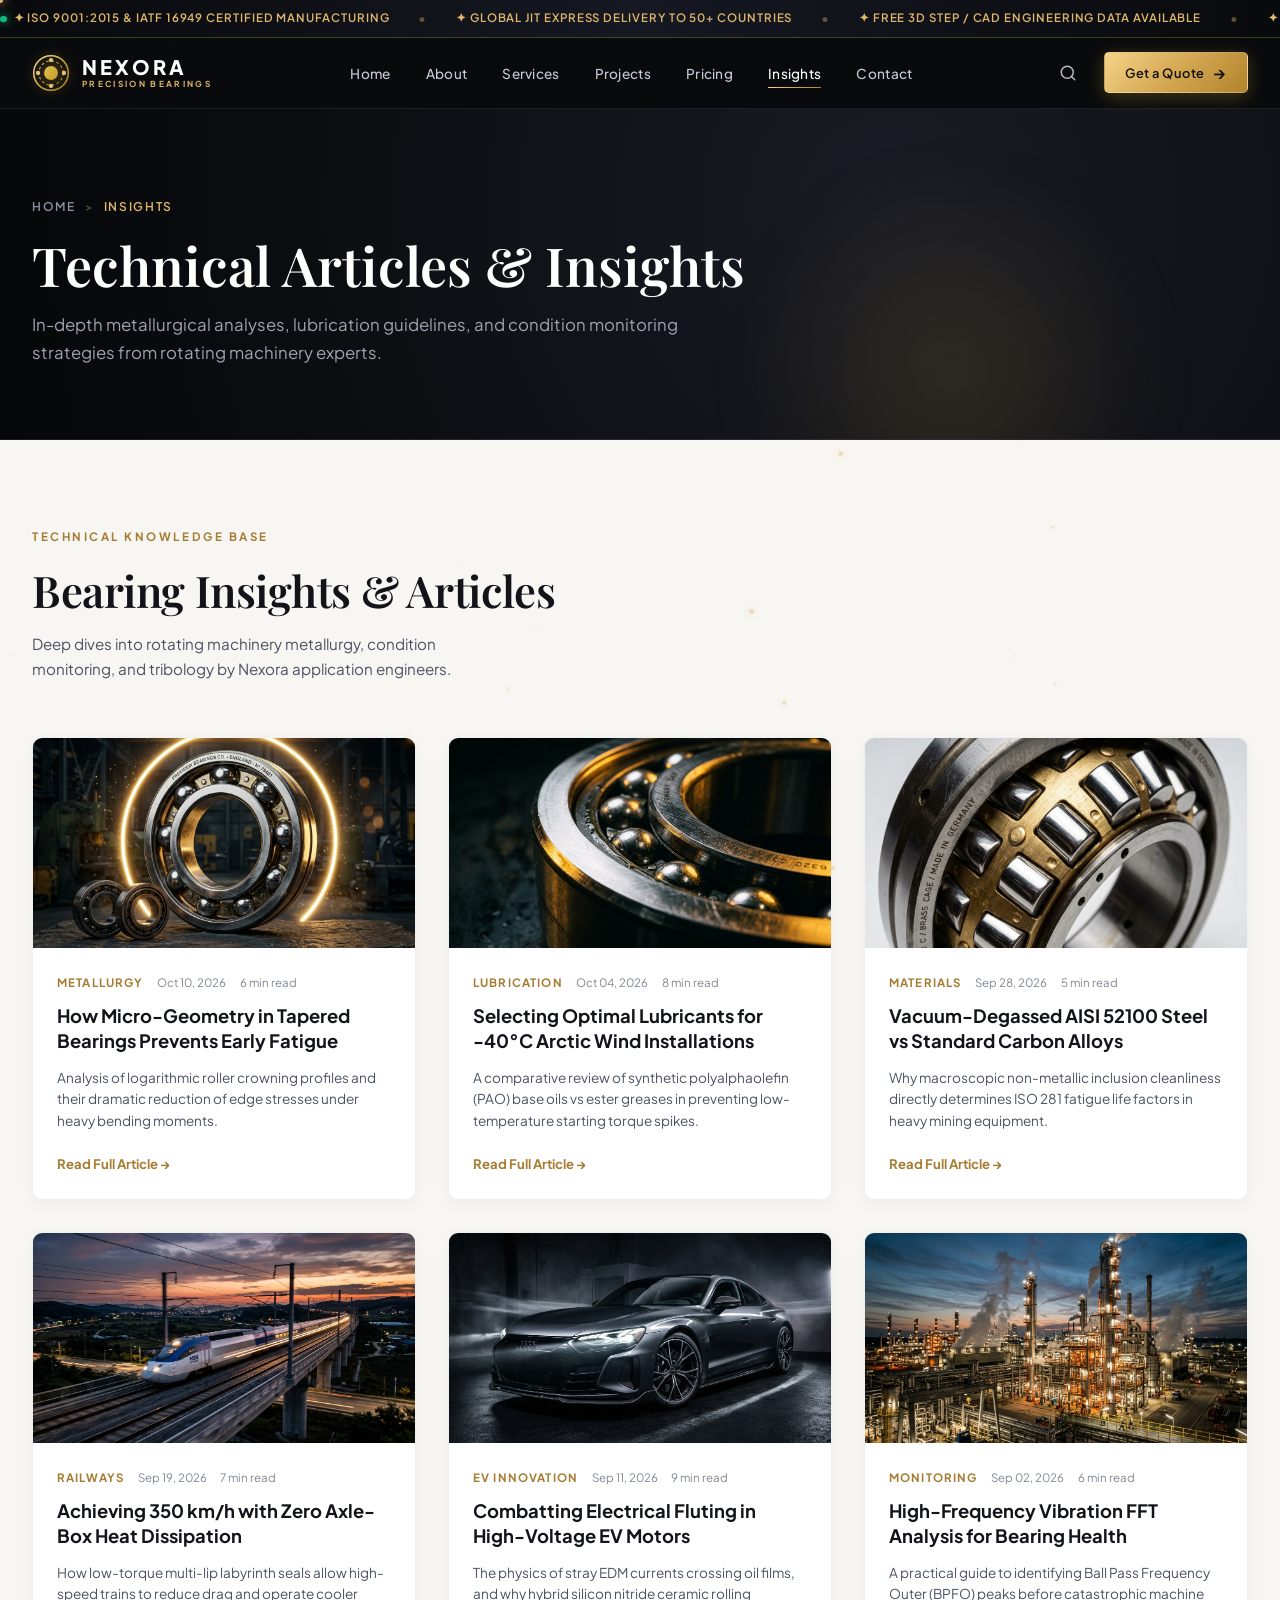
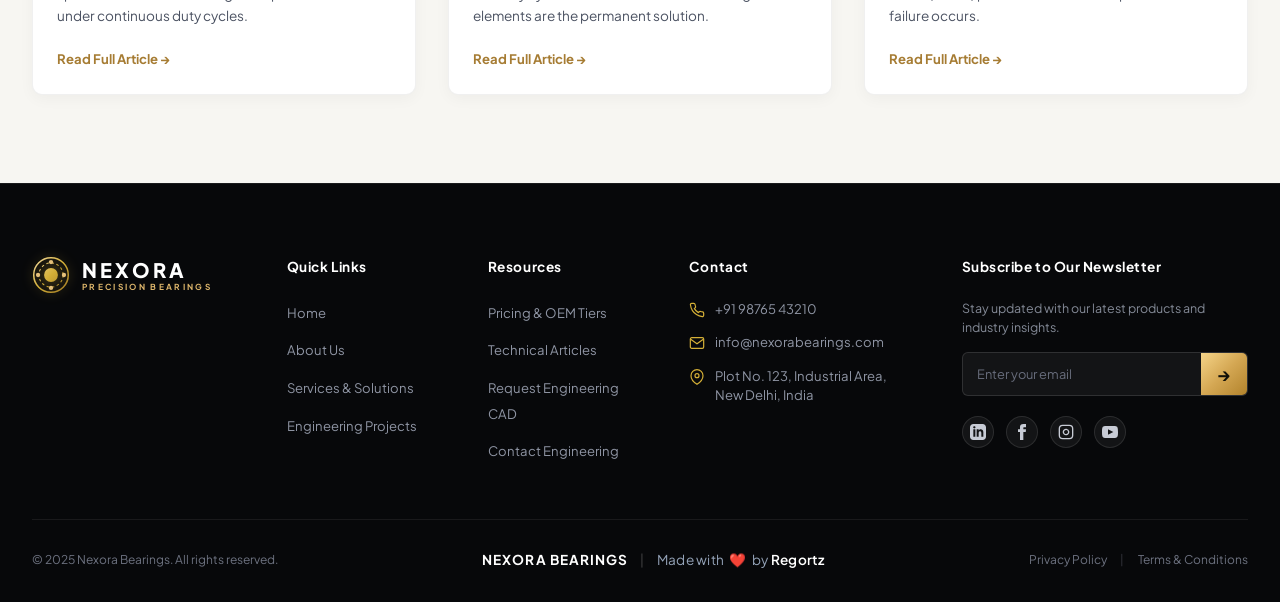
<file: blog-3-colum.html>
﻿<!DOCTYPE html>
<html lang="en">
<head>
    <meta charset="UTF-8">
    <meta name="viewport" content="width=device-width, initial-scale=1.0">
    <title>Engineering Insights & Technical Articles | Nexora Precision Bearings</title>
    <link rel="preconnect" href="https://fonts.googleapis.com">
    <link rel="preconnect" href="https://fonts.gstatic.com" crossorigin>
    <link href="https://fonts.googleapis.com/css2?family=Cormorant+Garamond:ital,wght@0,500;0,600;0,700;1,600;1,700&family=Playfair+Display:ital,wght@0,500;0,600;0,700;1,500;1,600&family=Plus+Jakarta+Sans:wght@300;400;500;600;700&display=swap" rel="stylesheet">
    <link rel="stylesheet" href="styles.css">
</head>
<body>

    <!-- Top Sliding Announcement Strip -->
    <div class="announcement-strip" role="region" aria-label="Nexora Announcements">
        <div class="marquee-track">
            <div class="marquee-content">
                <span>✦ ISO 9001:2015 & IATF 16949 Certified Manufacturing</span>
                <span class="sep-dot">&bull;</span>
                <span>✦ Global JIT Express Delivery to 50+ Countries</span>
                <span class="sep-dot">&bull;</span>
                <span>✦ Free 3D STEP / CAD Engineering Data Available</span>
                <span class="sep-dot">&bull;</span>
                <span>✦ High-Precision Tolerances up to ABEC-9 / P2 Standards</span>
                <span class="sep-dot">&bull;</span>
                <span>✦ Direct Technical Sales Hotline: +91 98765 43210</span>
                <span class="sep-dot">&bull;</span>
                <span>✦ Inquire for Tier-1 OEM Sourcing & Production Volume Pricing</span>
                <span class="sep-dot">&bull;</span>
            </div>
            <!-- Duplicate for seamless infinite loop -->
            <div class="marquee-content" aria-hidden="true">
                <span>✦ ISO 9001:2015 & IATF 16949 Certified Manufacturing</span>
                <span class="sep-dot">&bull;</span>
                <span>✦ Global JIT Express Delivery to 50+ Countries</span>
                <span class="sep-dot">&bull;</span>
                <span>✦ Free 3D STEP / CAD Engineering Data Available</span>
                <span class="sep-dot">&bull;</span>
                <span>✦ High-Precision Tolerances up to ABEC-9 / P2 Standards</span>
                <span class="sep-dot">&bull;</span>
                <span>✦ Direct Technical Sales Hotline: +91 98765 43210</span>
                <span class="sep-dot">&bull;</span>
                <span>✦ Inquire for Tier-1 OEM Sourcing & Production Volume Pricing</span>
                <span class="sep-dot">&bull;</span>
            </div>
        </div>
    </div>

    
    <header class="site-header" id="siteHeader">
        <div class="nav-container">
            <a href="index.html" class="brand-logo" aria-label="Nexora Precision Bearings Home">
                <div class="logo-mark">
                    <svg viewBox="0 0 44 44" fill="none" xmlns="http://www.w3.org/2000/svg" class="logo-svg">
                        <circle cx="22" cy="22" r="20" stroke="url(#goldGrad)" stroke-width="1.8"/>
                        <circle cx="22" cy="22" r="14" stroke="url(#goldGrad)" stroke-width="1.2" stroke-dasharray="3 3"/>
                        <circle cx="22" cy="22" r="8" fill="url(#goldGrad)"/>
                        <circle cx="22" cy="7" r="2.5" fill="#e5c07b"/>
                        <circle cx="37" cy="22" r="2.5" fill="#e5c07b"/>
                        <circle cx="22" cy="37" r="2.5" fill="#e5c07b"/>
                        <circle cx="7" cy="22" r="2.5" fill="#e5c07b"/>
                        <defs>
                            <linearGradient id="goldGrad" x1="0" y1="0" x2="44" y2="44" gradientUnits="userSpaceOnUse">
                                <stop offset="0%" stop-color="#f6dfa9"/>
                                <stop offset="50%" stop-color="#d4af37"/>
                                <stop offset="100%" stop-color="#9a7322"/>
                            </linearGradient>
                        </defs>
                    </svg>
                </div>
                <div class="logo-text-group">
                    <span class="logo-title">NEXORA</span>
                    <span class="logo-subtitle">PRECISION BEARINGS</span>
                </div>
            </a>

            <nav class="nav-menu" id="navMenu">
                <ul class="nav-list">
                    <li><a href="index.html" class="nav-link ">Home</a></li>
                    <li><a href="about-us.html" class="nav-link ">About</a></li>
                    <li><a href="services.html" class="nav-link ">Services</a></li>
                    <li><a href="project.html" class="nav-link ">Projects</a></li>
                    <li><a href="pricing.html" class="nav-link ">Pricing</a></li>
                    <li><a href="blog-3-colum.html" class="nav-link active">Insights</a></li>
                    <li><a href="contact-us.html" class="nav-link ">Contact</a></li>
                </ul>
            </nav>

            <div class="nav-actions">
                <button class="search-trigger" id="searchTrigger" aria-label="Open Search">
                    <svg viewBox="0 0 24 24" width="18" height="18" fill="none" stroke="currentColor" stroke-width="2" stroke-linecap="round" stroke-linejoin="round">
                        <circle cx="11" cy="11" r="8"></circle>
                        <line x1="21" y1="21" x2="16.65" y2="16.65"></line>
                    </svg>
                </button>
                <a href="contact-us.html" class="btn btn-gold btn-quote modal-trigger" data-modal="quoteModal">Get a Quote <span class="btn-arrow">&rarr;</span></a>
                <button class="mobile-toggle" id="mobileToggle" aria-label="Toggle Menu">
                    <span class="hamburger-bar"></span>
                    <span class="hamburger-bar"></span>
                    <span class="hamburger-bar"></span>
                </button>
            </div>
        </div>
    </header>
    

    <!-- Page Banner -->
    <section class="page-banner">
        <div class="page-banner-glow" aria-hidden="true"></div>
        <div class="container">
            <div class="page-banner-content">
                <div class="breadcrumb-nav">
                    <a href="index.html">Home</a>
                    <span class="breadcrumb-sep">&gt;</span><span>Insights</span>
                </div>
                <h1 class="page-title">Technical Articles & Insights</h1>
                <p class="page-lead">In-depth metallurgical analyses, lubrication guidelines, and condition monitoring strategies from rotating machinery experts.</p>
            </div>
        </div>
    </section>

    <!-- Main Content -->
    <main>
        
<section class="inner-section light">
    <div class="container">
        <div style="max-width: 650px; margin-bottom: 3.5rem;">
            <span class="section-eyebrow">TECHNICAL KNOWLEDGE BASE</span>
            <h2 class="section-title">Bearing Insights & Articles</h2>
            <p class="section-subtitle">Deep dives into rotating machinery metallurgy, condition monitoring, and tribology by Nexora application engineers.</p>
        </div>

        <div class="blog-grid-3">
            <div class="blog-card-item">
                <img src="assets/nexora/hero_bearing.jpg" alt="Article 1" class="blog-thumb">
                <div class="blog-card-body">
                    <div class="blog-meta-row">
                        <span class="blog-tag">METALLURGY</span>
                        <span>Oct 10, 2026</span>
                        <span>6 min read</span>
                    </div>
                    <h3 class="blog-card-title">How Micro-Geometry in Tapered Bearings Prevents Early Fatigue</h3>
                    <p class="blog-card-excerpt">Analysis of logarithmic roller crowning profiles and their dramatic reduction of edge stresses under heavy bending moments.</p>
                    <a href="blog-single.html" class="service-link">Read Full Article &rarr;</a>
                </div>
            </div>

            <div class="blog-card-item">
                <img src="assets/nexora/about_macro.jpg" alt="Article 2" class="blog-thumb">
                <div class="blog-card-body">
                    <div class="blog-meta-row">
                        <span class="blog-tag">LUBRICATION</span>
                        <span>Oct 04, 2026</span>
                        <span>8 min read</span>
                    </div>
                    <h3 class="blog-card-title">Selecting Optimal Lubricants for -40&deg;C Arctic Wind Installations</h3>
                    <p class="blog-card-excerpt">A comparative review of synthetic polyalphaolefin (PAO) base oils vs ester greases in preventing low-temperature starting torque spikes.</p>
                    <a href="blog-single.html" class="service-link">Read Full Article &rarr;</a>
                </div>
            </div>

            <div class="blog-card-item">
                <img src="assets/nexora/why_us_bearing.jpg" alt="Article 3" class="blog-thumb">
                <div class="blog-card-body">
                    <div class="blog-meta-row">
                        <span class="blog-tag">MATERIALS</span>
                        <span>Sep 28, 2026</span>
                        <span>5 min read</span>
                    </div>
                    <h3 class="blog-card-title">Vacuum-Degassed AISI 52100 Steel vs Standard Carbon Alloys</h3>
                    <p class="blog-card-excerpt">Why macroscopic non-metallic inclusion cleanliness directly determines ISO 281 fatigue life factors in heavy mining equipment.</p>
                    <a href="blog-single.html" class="service-link">Read Full Article &rarr;</a>
                </div>
            </div>

            <div class="blog-card-item">
                <img src="assets/nexora/industry_railway.jpg" alt="Article 4" class="blog-thumb">
                <div class="blog-card-body">
                    <div class="blog-meta-row">
                        <span class="blog-tag">RAILWAYS</span>
                        <span>Sep 19, 2026</span>
                        <span>7 min read</span>
                    </div>
                    <h3 class="blog-card-title">Achieving 350 km/h with Zero Axle-Box Heat Dissipation</h3>
                    <p class="blog-card-excerpt">How low-torque multi-lip labyrinth seals allow high-speed trains to reduce drag and operate cooler under continuous duty cycles.</p>
                    <a href="blog-single.html" class="service-link">Read Full Article &rarr;</a>
                </div>
            </div>

            <div class="blog-card-item">
                <img src="assets/nexora/industry_automotive.jpg" alt="Article 5" class="blog-thumb">
                <div class="blog-card-body">
                    <div class="blog-meta-row">
                        <span class="blog-tag">EV INNOVATION</span>
                        <span>Sep 11, 2026</span>
                        <span>9 min read</span>
                    </div>
                    <h3 class="blog-card-title">Combatting Electrical Fluting in High-Voltage EV Motors</h3>
                    <p class="blog-card-excerpt">The physics of stray EDM currents crossing oil films, and why hybrid silicon nitride ceramic rolling elements are the permanent solution.</p>
                    <a href="blog-single.html" class="service-link">Read Full Article &rarr;</a>
                </div>
            </div>

            <div class="blog-card-item">
                <img src="assets/nexora/industry_factory.jpg" alt="Article 6" class="blog-thumb">
                <div class="blog-card-body">
                    <div class="blog-meta-row">
                        <span class="blog-tag">MONITORING</span>
                        <span>Sep 02, 2026</span>
                        <span>6 min read</span>
                    </div>
                    <h3 class="blog-card-title">High-Frequency Vibration FFT Analysis for Bearing Health</h3>
                    <p class="blog-card-excerpt">A practical guide to identifying Ball Pass Frequency Outer (BPFO) peaks before catastrophic machine failure occurs.</p>
                    <a href="blog-single.html" class="service-link">Read Full Article &rarr;</a>
                </div>
            </div>
        </div>
    </div>
</section>

    </main>

    
    <footer class="site-footer" id="footer">
        <div class="container">
            <div class="footer-main-grid">
                <div class="footer-col brand-col">
                    <a href="index.html" class="brand-logo footer-logo">
                        <div class="logo-mark">
                            <svg viewBox="0 0 44 44" fill="none" xmlns="http://www.w3.org/2000/svg" class="logo-svg">
                                <circle cx="22" cy="22" r="20" stroke="url(#goldGradFooter)" stroke-width="1.8"/>
                                <circle cx="22" cy="22" r="14" stroke="url(#goldGradFooter)" stroke-width="1.2" stroke-dasharray="3 3"/>
                                <circle cx="22" cy="22" r="8" fill="url(#goldGradFooter)"/>
                                <circle cx="22" cy="7" r="2.5" fill="#e5c07b"/>
                                <circle cx="37" cy="22" r="2.5" fill="#e5c07b"/>
                                <circle cx="22" cy="37" r="2.5" fill="#e5c07b"/>
                                <circle cx="7" cy="22" r="2.5" fill="#e5c07b"/>
                                <defs>
                                    <linearGradient id="goldGradFooter" x1="0" y1="0" x2="44" y2="44" gradientUnits="userSpaceOnUse">
                                        <stop offset="0%" stop-color="#f6dfa9"/>
                                        <stop offset="50%" stop-color="#d4af37"/>
                                        <stop offset="100%" stop-color="#9a7322"/>
                                    </linearGradient>
                                </defs>
                            </svg>
                        </div>
                        <div class="logo-text-group">
                            <span class="logo-title">NEXORA</span>
                            <span class="logo-subtitle">PRECISION BEARINGS</span>
                        </div>
                    </a>
                </div>

                <div class="footer-col links-col">
                    <h4 class="footer-heading">Quick Links</h4>
                    <ul class="footer-links">
                        <li><a href="index.html">Home</a></li>
                        <li><a href="about-us.html">About Us</a></li>
                        <li><a href="services.html">Services & Solutions</a></li>
                        <li><a href="project.html">Engineering Projects</a></li>
                    </ul>
                </div>

                <div class="footer-col support-col">
                    <h4 class="footer-heading">Resources</h4>
                    <ul class="footer-links">
                        <li><a href="pricing.html">Pricing & OEM Tiers</a></li>
                        <li><a href="blog-3-colum.html">Technical Articles</a></li>
                        <li><a href="contact-us.html">Request Engineering CAD</a></li>
                        <li><a href="contact-us.html">Contact Engineering</a></li>
                    </ul>
                </div>

                <div class="footer-col contact-col">
                    <h4 class="footer-heading">Contact</h4>
                    <ul class="footer-contact-list">
                        <li>
                            <svg viewBox="0 0 24 24" width="16" height="16" fill="none" stroke="#d4af37" stroke-width="1.8">
                                <path d="M22 16.92v3a2 2 0 0 1-2.18 2 19.79 19.79 0 0 1-8.63-3.07 19.5 19.5 0 0 1-6-6 19.79 19.79 0 0 1-3.07-8.67A2 2 0 0 1 4.11 2h3a2 2 0 0 1 2 1.72 12.84 12.84 0 0 0 .7 2.81 2 2 0 0 1-.45 2.11L8.09 9.91a16 16 0 0 0 6 6l1.27-1.27a2 2 0 0 1 2.11-.45 12.84 12.84 0 0 0 2.81.7A2 2 0 0 1 22 16.92z"/>
                            </svg>
                            <span>+91 98765 43210</span>
                        </li>
                        <li>
                            <svg viewBox="0 0 24 24" width="16" height="16" fill="none" stroke="#d4af37" stroke-width="1.8">
                                <path d="M4 4h16c1.1 0 2 .9 2 2v12c0 1.1-.9 2-2 2H4c-1.1 0-2-.9-2-2V6c0-1.1.9-2 2-2z"/>
                                <polyline points="22,6 12,13 2,6"/>
                            </svg>
                            <span>info@nexorabearings.com</span>
                        </li>
                        <li>
                            <svg viewBox="0 0 24 24" width="16" height="16" fill="none" stroke="#d4af37" stroke-width="1.8">
                                <path d="M21 10c0 7-9 13-9 13s-9-6-9-13a9 9 0 0 1 18 0z"/>
                                <circle cx="12" cy="10" r="3"/>
                            </svg>
                            <span>Plot No. 123, Industrial Area,<br>New Delhi, India</span>
                        </li>
                    </ul>
                </div>

                <div class="footer-col newsletter-col">
                    <h4 class="footer-heading">Subscribe to Our Newsletter</h4>
                    <p class="newsletter-sub">Stay updated with our latest products and industry insights.</p>
                    <form class="newsletter-form" id="newsletterForm">
                        <div class="newsletter-input-group">
                            <input type="email" placeholder="Enter your email" required aria-label="Email address">
                            <button type="submit" class="newsletter-submit-btn" aria-label="Submit">&rarr;</button>
                        </div>
                    </form>
                    <div class="social-links-row">
                        <a href="https://linkedin.com" target="_blank" rel="noopener" class="social-icon" aria-label="LinkedIn">
                            <svg viewBox="0 0 24 24" width="16" height="16" fill="currentColor"><path d="M19 0h-14c-2.761 0-5 2.239-5 5v14c0 2.761 2.239 5 5 5h14c2.762 0 5-2.239 5-5v-14c0-2.761-2.238-5-5-5zm-11 19h-3v-11h3v11zm-1.5-12.268c-.966 0-1.75-.79-1.75-1.764s.784-1.764 1.75-1.764 1.75.79 1.75 1.764-.783 1.764-1.75 1.764zm13.5 12.268h-3v-5.604c0-3.368-4-3.113-4 0v5.604h-3v-11h3v1.765c1.396-2.586 7-2.777 7 2.476v6.759z"/></svg>
                        </a>
                        <a href="https://facebook.com" target="_blank" rel="noopener" class="social-icon" aria-label="Facebook">
                            <svg viewBox="0 0 24 24" width="16" height="16" fill="currentColor"><path d="M9 8h-3v4h3v12h5v-12h3.642l.358-4h-4v-1.667c0-.955.192-1.333 1.115-1.333h2.885v-5h-3.808c-3.596 0-5.192 1.583-5.192 4.615v3.385z"/></svg>
                        </a>
                        <a href="https://instagram.com" target="_blank" rel="noopener" class="social-icon" aria-label="Instagram">
                            <svg viewBox="0 0 24 24" width="16" height="16" fill="none" stroke="currentColor" stroke-width="2"><rect x="2" y="2" width="20" height="20" rx="5" ry="5"></rect><path d="M16 11.37A4 4 0 1 1 12.63 8 4 4 0 0 1 16 11.37z"></path><line x1="17.5" y1="6.5" x2="17.51" y2="6.5"></line></svg>
                        </a>
                        <a href="https://youtube.com" target="_blank" rel="noopener" class="social-icon" aria-label="YouTube">
                            <svg viewBox="0 0 24 24" width="16" height="16" fill="currentColor"><path d="M19.615 3.184c-3.604-.246-11.631-.245-15.23 0-3.897.266-4.356 2.62-4.385 8.816.029 6.185.484 8.549 4.385 8.816 3.6.245 11.626.246 15.23 0 3.897-.266 4.356-2.62 4.385-8.816-.029-6.185-.484-8.549-4.385-8.816zm-10.615 12.816v-8l8 3.993-8 4.007z"/></svg>
                        </a>
                    </div>
                </div>
            </div>

            <div class="footer-bottom-bar">
                <div class="footer-copyright">&copy; 2025 Nexora Bearings. All rights reserved.</div>
                                <div class="footer-credit" style="display: inline-flex; align-items: center; justify-content: center; gap: 8px; font-size: 0.85rem; letter-spacing: 0.02em; color: #94a3b8; font-family: inherit;">
                    <span class="credit-brand" style="font-weight: 700; letter-spacing: 0.08em; color: #ffffff; text-transform: uppercase;">NEXORA BEARINGS</span>
                    <span class="credit-divider" style="color: rgba(255, 255, 255, 0.28); font-weight: 300; margin: 0 4px;">|</span>
                    <span class="credit-text" style="color: #94a3b8;">Made with <span class="credit-heart" aria-hidden="true" style="color: #ff385c; display: inline-block; margin: 0 3px;">❤️</span> by <span class="credit-author" style="color: #ffffff; font-weight: 600;">Regortz</span></span>
                </div>
                <div class="footer-legal-links">
                    <a href="#">Privacy Policy</a>
                    <span class="sep">|</span>
                    <a href="#">Terms & Conditions</a>
                </div>
            </div>
        </div>
    </footer>

    <!-- Interactive Quote Modal -->
    <div class="modal-backdrop" id="quoteModal" aria-hidden="true">
        <div class="modal-dialog">
            <button class="modal-close" aria-label="Close">&times;</button>
            <div class="modal-header">
                <span class="modal-eyebrow">CUSTOM INQUIRY</span>
                <h3 class="modal-title">Request an Engineering Quote</h3>
                <p class="modal-subtitle">Direct pricing from our precision technical sales division.</p>
            </div>
            <form class="modal-form" id="quoteForm">
                <div class="form-row">
                    <div class="form-group">
                        <label for="qName">Full Name *</label>
                        <input type="text" id="qName" required placeholder="John Doe">
                    </div>
                    <div class="form-group">
                        <label for="qCompany">Company Name *</label>
                        <input type="text" id="qCompany" required placeholder="Precision Industrial Corp">
                    </div>
                </div>
                <div class="form-row">
                    <div class="form-group">
                        <label for="qEmail">Business Email *</label>
                        <input type="email" id="qEmail" required placeholder="johndoe@domain.com">
                    </div>
                    <div class="form-group">
                        <label for="qPhone">Phone Number</label>
                        <input type="tel" id="qPhone" placeholder="+91 98765 00000">
                    </div>
                </div>
                <div class="form-group">
                    <label for="qType">Bearing Series Needed</label>
                    <select id="qType">
                        <option value="deep-groove">Deep Groove Ball Bearings</option>
                        <option value="roller">Cylindrical Roller Bearings</option>
                        <option value="tapered">Tapered Roller Bearings</option>
                        <option value="spherical">Spherical Roller Bearings</option>
                    </select>
                </div>
                <div class="form-group">
                    <label for="qMessage">Operational Specifications / Tolerances</label>
                    <textarea id="qMessage" rows="3" placeholder="Shaft diameter, RPM limits, temperature..."></textarea>
                </div>
                <button type="submit" class="btn btn-gold btn-block">Submit Quote Request &rarr;</button>
            </form>
        </div>
    </div>

    <!-- Search Overlay -->
    <div class="search-overlay" id="searchOverlay" aria-hidden="true">
        <div class="search-modal-box">
            <div class="search-header">
                <input type="text" id="searchInput" placeholder="Search by bearing series, ISO code, or industry..." autofocus>
                <button class="search-close-btn" id="searchClose" aria-label="Close">&times;</button>
            </div>
            <div class="search-results" id="searchResults">
                <div class="search-hint">Quick suggestions: <strong>Deep Groove</strong>, <strong>Tapered 32000</strong>, <strong>Spherical 22200</strong>, <strong>Wind Energy</strong></div>
            </div>
        </div>
    </div>

    <!-- Toast Notification -->
    <div class="toast-notification" id="toastNotice">
        <div class="toast-icon">&#10003;</div>
        <div class="toast-body">
            <strong id="toastTitle">Inquiry Sent</strong>
            <p id="toastMessage">Our engineering team will contact you shortly.</p>
        </div>
    </div>

    <script src="script.js"></script>
    
</body>
</html>
</file>
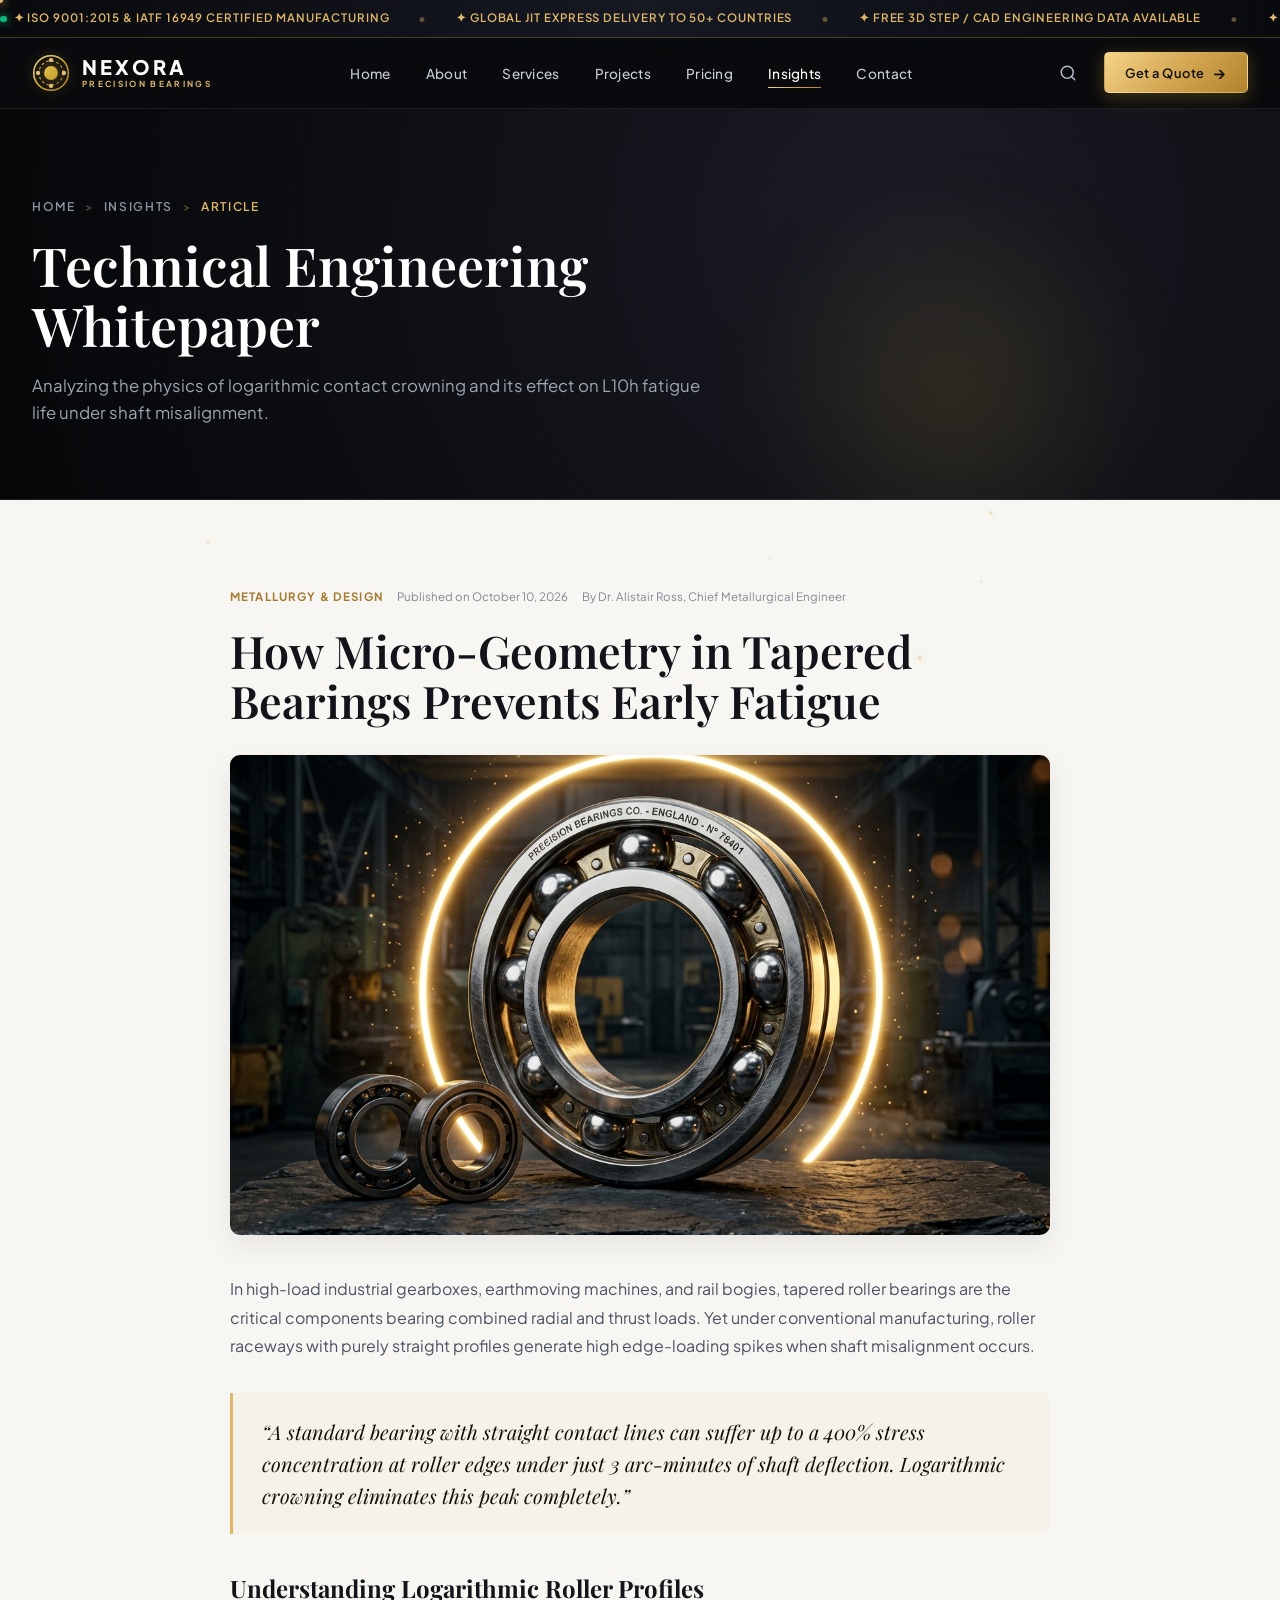
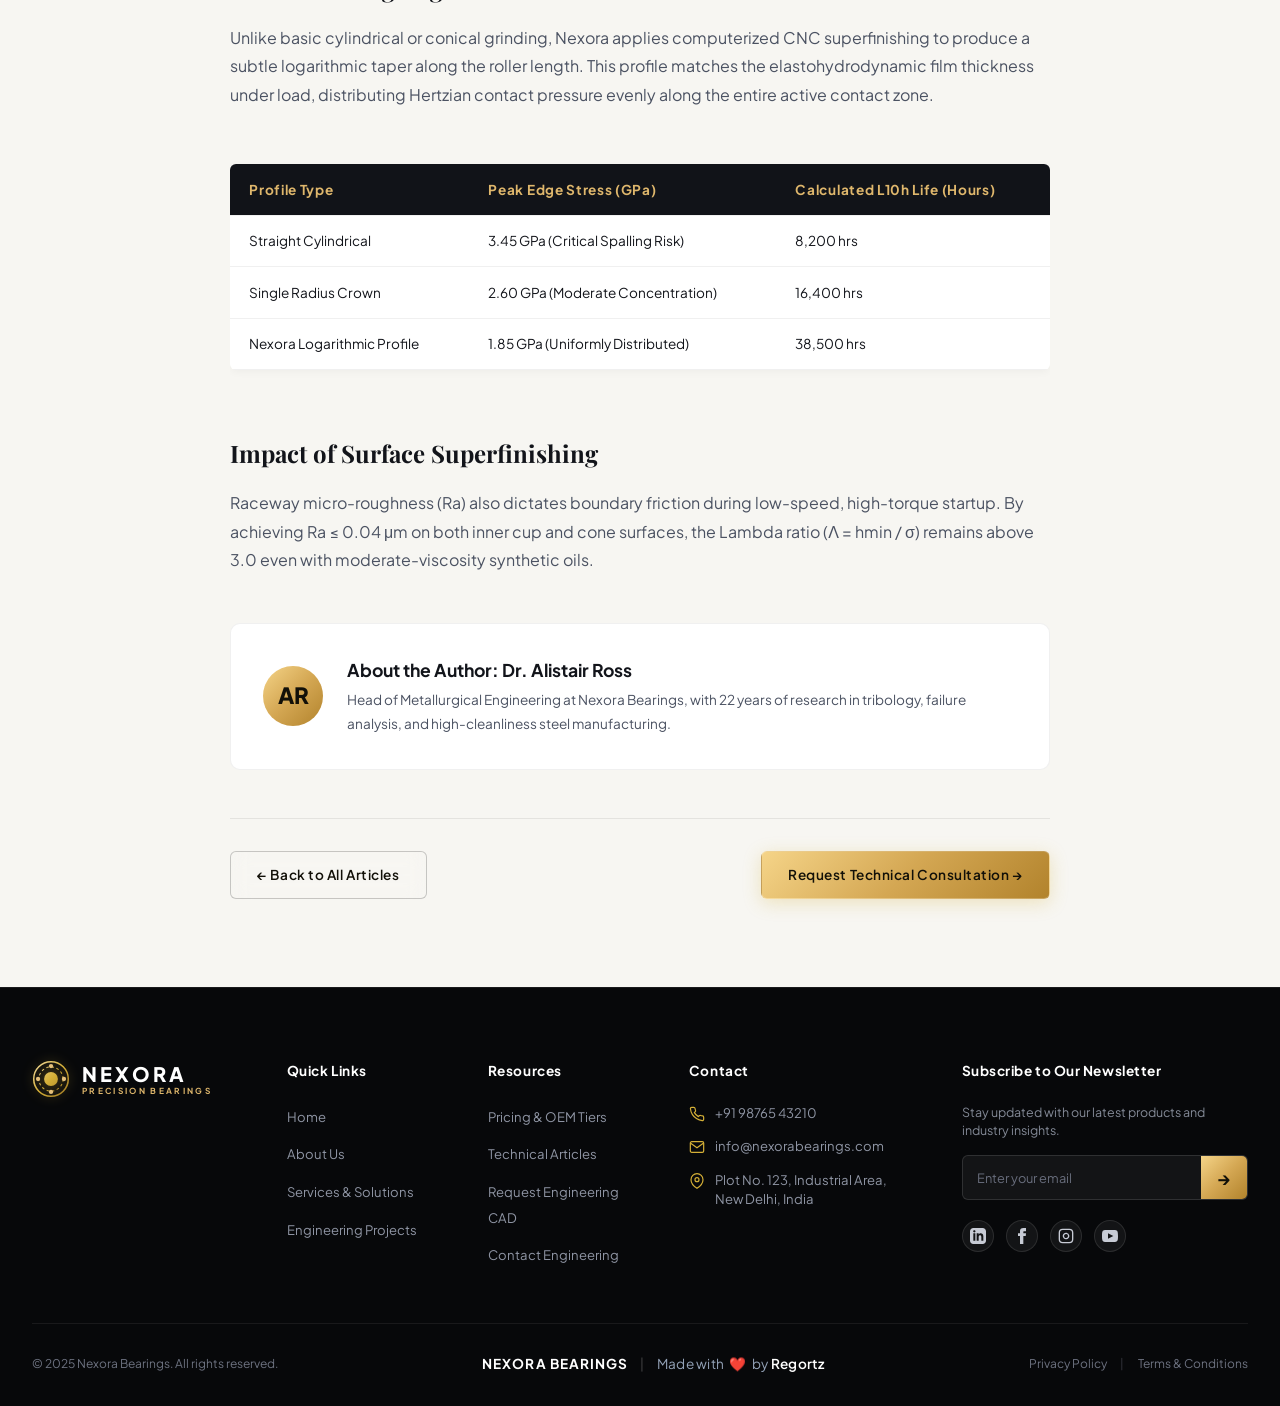
<file: blog-single.html>
﻿<!DOCTYPE html>
<html lang="en">
<head>
    <meta charset="UTF-8">
    <meta name="viewport" content="width=device-width, initial-scale=1.0">
    <title>How Micro-Geometry in Tapered Bearings Prevents Fatigue | Nexora Precision Bearings</title>
    <link rel="preconnect" href="https://fonts.googleapis.com">
    <link rel="preconnect" href="https://fonts.gstatic.com" crossorigin>
    <link href="https://fonts.googleapis.com/css2?family=Cormorant+Garamond:ital,wght@0,500;0,600;0,700;1,600;1,700&family=Playfair+Display:ital,wght@0,500;0,600;0,700;1,500;1,600&family=Plus+Jakarta+Sans:wght@300;400;500;600;700&display=swap" rel="stylesheet">
    <link rel="stylesheet" href="styles.css">
</head>
<body>

    <!-- Top Sliding Announcement Strip -->
    <div class="announcement-strip" role="region" aria-label="Nexora Announcements">
        <div class="marquee-track">
            <div class="marquee-content">
                <span>✦ ISO 9001:2015 & IATF 16949 Certified Manufacturing</span>
                <span class="sep-dot">&bull;</span>
                <span>✦ Global JIT Express Delivery to 50+ Countries</span>
                <span class="sep-dot">&bull;</span>
                <span>✦ Free 3D STEP / CAD Engineering Data Available</span>
                <span class="sep-dot">&bull;</span>
                <span>✦ High-Precision Tolerances up to ABEC-9 / P2 Standards</span>
                <span class="sep-dot">&bull;</span>
                <span>✦ Direct Technical Sales Hotline: +91 98765 43210</span>
                <span class="sep-dot">&bull;</span>
                <span>✦ Inquire for Tier-1 OEM Sourcing & Production Volume Pricing</span>
                <span class="sep-dot">&bull;</span>
            </div>
            <!-- Duplicate for seamless infinite loop -->
            <div class="marquee-content" aria-hidden="true">
                <span>✦ ISO 9001:2015 & IATF 16949 Certified Manufacturing</span>
                <span class="sep-dot">&bull;</span>
                <span>✦ Global JIT Express Delivery to 50+ Countries</span>
                <span class="sep-dot">&bull;</span>
                <span>✦ Free 3D STEP / CAD Engineering Data Available</span>
                <span class="sep-dot">&bull;</span>
                <span>✦ High-Precision Tolerances up to ABEC-9 / P2 Standards</span>
                <span class="sep-dot">&bull;</span>
                <span>✦ Direct Technical Sales Hotline: +91 98765 43210</span>
                <span class="sep-dot">&bull;</span>
                <span>✦ Inquire for Tier-1 OEM Sourcing & Production Volume Pricing</span>
                <span class="sep-dot">&bull;</span>
            </div>
        </div>
    </div>

    
    <header class="site-header" id="siteHeader">
        <div class="nav-container">
            <a href="index.html" class="brand-logo" aria-label="Nexora Precision Bearings Home">
                <div class="logo-mark">
                    <svg viewBox="0 0 44 44" fill="none" xmlns="http://www.w3.org/2000/svg" class="logo-svg">
                        <circle cx="22" cy="22" r="20" stroke="url(#goldGrad)" stroke-width="1.8"/>
                        <circle cx="22" cy="22" r="14" stroke="url(#goldGrad)" stroke-width="1.2" stroke-dasharray="3 3"/>
                        <circle cx="22" cy="22" r="8" fill="url(#goldGrad)"/>
                        <circle cx="22" cy="7" r="2.5" fill="#e5c07b"/>
                        <circle cx="37" cy="22" r="2.5" fill="#e5c07b"/>
                        <circle cx="22" cy="37" r="2.5" fill="#e5c07b"/>
                        <circle cx="7" cy="22" r="2.5" fill="#e5c07b"/>
                        <defs>
                            <linearGradient id="goldGrad" x1="0" y1="0" x2="44" y2="44" gradientUnits="userSpaceOnUse">
                                <stop offset="0%" stop-color="#f6dfa9"/>
                                <stop offset="50%" stop-color="#d4af37"/>
                                <stop offset="100%" stop-color="#9a7322"/>
                            </linearGradient>
                        </defs>
                    </svg>
                </div>
                <div class="logo-text-group">
                    <span class="logo-title">NEXORA</span>
                    <span class="logo-subtitle">PRECISION BEARINGS</span>
                </div>
            </a>

            <nav class="nav-menu" id="navMenu">
                <ul class="nav-list">
                    <li><a href="index.html" class="nav-link ">Home</a></li>
                    <li><a href="about-us.html" class="nav-link ">About</a></li>
                    <li><a href="services.html" class="nav-link ">Services</a></li>
                    <li><a href="project.html" class="nav-link ">Projects</a></li>
                    <li><a href="pricing.html" class="nav-link ">Pricing</a></li>
                    <li><a href="blog-3-colum.html" class="nav-link active">Insights</a></li>
                    <li><a href="contact-us.html" class="nav-link ">Contact</a></li>
                </ul>
            </nav>

            <div class="nav-actions">
                <button class="search-trigger" id="searchTrigger" aria-label="Open Search">
                    <svg viewBox="0 0 24 24" width="18" height="18" fill="none" stroke="currentColor" stroke-width="2" stroke-linecap="round" stroke-linejoin="round">
                        <circle cx="11" cy="11" r="8"></circle>
                        <line x1="21" y1="21" x2="16.65" y2="16.65"></line>
                    </svg>
                </button>
                <a href="contact-us.html" class="btn btn-gold btn-quote modal-trigger" data-modal="quoteModal">Get a Quote <span class="btn-arrow">&rarr;</span></a>
                <button class="mobile-toggle" id="mobileToggle" aria-label="Toggle Menu">
                    <span class="hamburger-bar"></span>
                    <span class="hamburger-bar"></span>
                    <span class="hamburger-bar"></span>
                </button>
            </div>
        </div>
    </header>
    

    <!-- Page Banner -->
    <section class="page-banner">
        <div class="page-banner-glow" aria-hidden="true"></div>
        <div class="container">
            <div class="page-banner-content">
                <div class="breadcrumb-nav">
                    <a href="index.html">Home</a>
                    <span class="breadcrumb-sep">&gt;</span><a href="blog-3-colum.html">Insights</a><span class="breadcrumb-sep">&gt;</span><span>Article</span>
                </div>
                <h1 class="page-title">Technical Engineering Whitepaper</h1>
                <p class="page-lead">Analyzing the physics of logarithmic contact crowning and its effect on L10h fatigue life under shaft misalignment.</p>
            </div>
        </div>
    </section>

    <!-- Main Content -->
    <main>
        
<section class="inner-section light">
    <div class="container">
        <div class="article-body-content">
            <div class="blog-meta-row" style="margin-bottom: 1.2rem;">
                <span class="blog-tag">METALLURGY & DESIGN</span>
                <span>Published on October 10, 2026</span>
                <span>By Dr. Alistair Ross, Chief Metallurgical Engineer</span>
            </div>
            
            <h1 class="page-title" style="color: var(--text-dark-primary); font-size: 2.8rem; margin-bottom: 1.8rem;">How Micro-Geometry in Tapered Bearings Prevents Early Fatigue</h1>

            <img src="assets/nexora/hero_bearing.jpg" alt="Tapered Roller Bearing Geometry" class="article-hero-img">

            <p>
                In high-load industrial gearboxes, earthmoving machines, and rail bogies, tapered roller bearings are the critical components bearing combined radial and thrust loads. Yet under conventional manufacturing, roller raceways with purely straight profiles generate high edge-loading spikes when shaft misalignment occurs.
            </p>

            <blockquote class="article-blockquote">
                &ldquo;A standard bearing with straight contact lines can suffer up to a 400% stress concentration at roller edges under just 3 arc-minutes of shaft deflection. Logarithmic crowning eliminates this peak completely.&rdquo;
            </blockquote>

            <h2>Understanding Logarithmic Roller Profiles</h2>
            <p>
                Unlike basic cylindrical or conical grinding, Nexora applies computerized CNC superfinishing to produce a subtle logarithmic taper along the roller length. This profile matches the elastohydrodynamic film thickness under load, distributing Hertzian contact pressure evenly along the entire active contact zone.
            </p>

            <div class="table-responsive">
<table class="tech-table">
                <thead>
                    <tr>
                        <th>Profile Type</th>
                        <th>Peak Edge Stress (GPa)</th>
                        <th>Calculated L10h Life (Hours)</th>
                    </tr>
                </thead>
                <tbody>
                    <tr>
                        <td>Straight Cylindrical</td>
                        <td>3.45 GPa (Critical Spalling Risk)</td>
                        <td>8,200 hrs</td>
                    </tr>
                    <tr>
                        <td>Single Radius Crown</td>
                        <td>2.60 GPa (Moderate Concentration)</td>
                        <td>16,400 hrs</td>
                    </tr>
                    <tr>
                        <td>Nexora Logarithmic Profile</td>
                        <td>1.85 GPa (Uniformly Distributed)</td>
                        <td>38,500 hrs</td>
                    </tr>
                </tbody>
            </table>
</div>

            <h2>Impact of Surface Superfinishing</h2>
            <p>
                Raceway micro-roughness (Ra) also dictates boundary friction during low-speed, high-torque startup. By achieving Ra &le; 0.04 &mu;m on both inner cup and cone surfaces, the Lambda ratio (&Lambda; = hmin / &sigma;) remains above 3.0 even with moderate-viscosity synthetic oils.
            </p>

            <div style="background: #ffffff; border: 1px solid var(--color-border-light); border-radius: var(--border-radius-md); padding: 2rem; margin: 3rem 0; display: flex; align-items: center; gap: 1.5rem;">
                <div style="width: 60px; height: 60px; border-radius: 50%; background: var(--gold-gradient); display: flex; align-items: center; justify-content: center; font-weight: 800; font-size: 1.4rem; color: #121008; flex-shrink: 0;">AR</div>
                <div>
                    <h4 style="font-size: 1.1rem; font-weight: 700; color: var(--text-dark-primary);">About the Author: Dr. Alistair Ross</h4>
                    <p style="font-size: 0.85rem; color: var(--text-dark-secondary); margin: 0.2rem 0 0;">Head of Metallurgical Engineering at Nexora Bearings, with 22 years of research in tribology, failure analysis, and high-cleanliness steel manufacturing.</p>
                </div>
            </div>

            <div style="display: flex; justify-content: space-between; align-items: center; padding-top: 2rem; border-top: 1px solid rgba(0,0,0,0.08);">
                <a href="blog-3-colum.html" class="btn btn-outline" style="color: #121008; border-color: rgba(0,0,0,0.2);">&larr; Back to All Articles</a>
                <a href="contact-us.html" class="btn btn-gold">Request Technical Consultation &rarr;</a>
            </div>
        </div>
    </div>
</section>

    </main>

    
    <footer class="site-footer" id="footer">
        <div class="container">
            <div class="footer-main-grid">
                <div class="footer-col brand-col">
                    <a href="index.html" class="brand-logo footer-logo">
                        <div class="logo-mark">
                            <svg viewBox="0 0 44 44" fill="none" xmlns="http://www.w3.org/2000/svg" class="logo-svg">
                                <circle cx="22" cy="22" r="20" stroke="url(#goldGradFooter)" stroke-width="1.8"/>
                                <circle cx="22" cy="22" r="14" stroke="url(#goldGradFooter)" stroke-width="1.2" stroke-dasharray="3 3"/>
                                <circle cx="22" cy="22" r="8" fill="url(#goldGradFooter)"/>
                                <circle cx="22" cy="7" r="2.5" fill="#e5c07b"/>
                                <circle cx="37" cy="22" r="2.5" fill="#e5c07b"/>
                                <circle cx="22" cy="37" r="2.5" fill="#e5c07b"/>
                                <circle cx="7" cy="22" r="2.5" fill="#e5c07b"/>
                                <defs>
                                    <linearGradient id="goldGradFooter" x1="0" y1="0" x2="44" y2="44" gradientUnits="userSpaceOnUse">
                                        <stop offset="0%" stop-color="#f6dfa9"/>
                                        <stop offset="50%" stop-color="#d4af37"/>
                                        <stop offset="100%" stop-color="#9a7322"/>
                                    </linearGradient>
                                </defs>
                            </svg>
                        </div>
                        <div class="logo-text-group">
                            <span class="logo-title">NEXORA</span>
                            <span class="logo-subtitle">PRECISION BEARINGS</span>
                        </div>
                    </a>
                </div>

                <div class="footer-col links-col">
                    <h4 class="footer-heading">Quick Links</h4>
                    <ul class="footer-links">
                        <li><a href="index.html">Home</a></li>
                        <li><a href="about-us.html">About Us</a></li>
                        <li><a href="services.html">Services & Solutions</a></li>
                        <li><a href="project.html">Engineering Projects</a></li>
                    </ul>
                </div>

                <div class="footer-col support-col">
                    <h4 class="footer-heading">Resources</h4>
                    <ul class="footer-links">
                        <li><a href="pricing.html">Pricing & OEM Tiers</a></li>
                        <li><a href="blog-3-colum.html">Technical Articles</a></li>
                        <li><a href="contact-us.html">Request Engineering CAD</a></li>
                        <li><a href="contact-us.html">Contact Engineering</a></li>
                    </ul>
                </div>

                <div class="footer-col contact-col">
                    <h4 class="footer-heading">Contact</h4>
                    <ul class="footer-contact-list">
                        <li>
                            <svg viewBox="0 0 24 24" width="16" height="16" fill="none" stroke="#d4af37" stroke-width="1.8">
                                <path d="M22 16.92v3a2 2 0 0 1-2.18 2 19.79 19.79 0 0 1-8.63-3.07 19.5 19.5 0 0 1-6-6 19.79 19.79 0 0 1-3.07-8.67A2 2 0 0 1 4.11 2h3a2 2 0 0 1 2 1.72 12.84 12.84 0 0 0 .7 2.81 2 2 0 0 1-.45 2.11L8.09 9.91a16 16 0 0 0 6 6l1.27-1.27a2 2 0 0 1 2.11-.45 12.84 12.84 0 0 0 2.81.7A2 2 0 0 1 22 16.92z"/>
                            </svg>
                            <span>+91 98765 43210</span>
                        </li>
                        <li>
                            <svg viewBox="0 0 24 24" width="16" height="16" fill="none" stroke="#d4af37" stroke-width="1.8">
                                <path d="M4 4h16c1.1 0 2 .9 2 2v12c0 1.1-.9 2-2 2H4c-1.1 0-2-.9-2-2V6c0-1.1.9-2 2-2z"/>
                                <polyline points="22,6 12,13 2,6"/>
                            </svg>
                            <span>info@nexorabearings.com</span>
                        </li>
                        <li>
                            <svg viewBox="0 0 24 24" width="16" height="16" fill="none" stroke="#d4af37" stroke-width="1.8">
                                <path d="M21 10c0 7-9 13-9 13s-9-6-9-13a9 9 0 0 1 18 0z"/>
                                <circle cx="12" cy="10" r="3"/>
                            </svg>
                            <span>Plot No. 123, Industrial Area,<br>New Delhi, India</span>
                        </li>
                    </ul>
                </div>

                <div class="footer-col newsletter-col">
                    <h4 class="footer-heading">Subscribe to Our Newsletter</h4>
                    <p class="newsletter-sub">Stay updated with our latest products and industry insights.</p>
                    <form class="newsletter-form" id="newsletterForm">
                        <div class="newsletter-input-group">
                            <input type="email" placeholder="Enter your email" required aria-label="Email address">
                            <button type="submit" class="newsletter-submit-btn" aria-label="Submit">&rarr;</button>
                        </div>
                    </form>
                    <div class="social-links-row">
                        <a href="https://linkedin.com" target="_blank" rel="noopener" class="social-icon" aria-label="LinkedIn">
                            <svg viewBox="0 0 24 24" width="16" height="16" fill="currentColor"><path d="M19 0h-14c-2.761 0-5 2.239-5 5v14c0 2.761 2.239 5 5 5h14c2.762 0 5-2.239 5-5v-14c0-2.761-2.238-5-5-5zm-11 19h-3v-11h3v11zm-1.5-12.268c-.966 0-1.75-.79-1.75-1.764s.784-1.764 1.75-1.764 1.75.79 1.75 1.764-.783 1.764-1.75 1.764zm13.5 12.268h-3v-5.604c0-3.368-4-3.113-4 0v5.604h-3v-11h3v1.765c1.396-2.586 7-2.777 7 2.476v6.759z"/></svg>
                        </a>
                        <a href="https://facebook.com" target="_blank" rel="noopener" class="social-icon" aria-label="Facebook">
                            <svg viewBox="0 0 24 24" width="16" height="16" fill="currentColor"><path d="M9 8h-3v4h3v12h5v-12h3.642l.358-4h-4v-1.667c0-.955.192-1.333 1.115-1.333h2.885v-5h-3.808c-3.596 0-5.192 1.583-5.192 4.615v3.385z"/></svg>
                        </a>
                        <a href="https://instagram.com" target="_blank" rel="noopener" class="social-icon" aria-label="Instagram">
                            <svg viewBox="0 0 24 24" width="16" height="16" fill="none" stroke="currentColor" stroke-width="2"><rect x="2" y="2" width="20" height="20" rx="5" ry="5"></rect><path d="M16 11.37A4 4 0 1 1 12.63 8 4 4 0 0 1 16 11.37z"></path><line x1="17.5" y1="6.5" x2="17.51" y2="6.5"></line></svg>
                        </a>
                        <a href="https://youtube.com" target="_blank" rel="noopener" class="social-icon" aria-label="YouTube">
                            <svg viewBox="0 0 24 24" width="16" height="16" fill="currentColor"><path d="M19.615 3.184c-3.604-.246-11.631-.245-15.23 0-3.897.266-4.356 2.62-4.385 8.816.029 6.185.484 8.549 4.385 8.816 3.6.245 11.626.246 15.23 0 3.897-.266 4.356-2.62 4.385-8.816-.029-6.185-.484-8.549-4.385-8.816zm-10.615 12.816v-8l8 3.993-8 4.007z"/></svg>
                        </a>
                    </div>
                </div>
            </div>

            <div class="footer-bottom-bar">
                <div class="footer-copyright">&copy; 2025 Nexora Bearings. All rights reserved.</div>
                                <div class="footer-credit" style="display: inline-flex; align-items: center; justify-content: center; gap: 8px; font-size: 0.85rem; letter-spacing: 0.02em; color: #94a3b8; font-family: inherit;">
                    <span class="credit-brand" style="font-weight: 700; letter-spacing: 0.08em; color: #ffffff; text-transform: uppercase;">NEXORA BEARINGS</span>
                    <span class="credit-divider" style="color: rgba(255, 255, 255, 0.28); font-weight: 300; margin: 0 4px;">|</span>
                    <span class="credit-text" style="color: #94a3b8;">Made with <span class="credit-heart" aria-hidden="true" style="color: #ff385c; display: inline-block; margin: 0 3px;">❤️</span> by <span class="credit-author" style="color: #ffffff; font-weight: 600;">Regortz</span></span>
                </div>
                <div class="footer-legal-links">
                    <a href="#">Privacy Policy</a>
                    <span class="sep">|</span>
                    <a href="#">Terms & Conditions</a>
                </div>
            </div>
        </div>
    </footer>

    <!-- Interactive Quote Modal -->
    <div class="modal-backdrop" id="quoteModal" aria-hidden="true">
        <div class="modal-dialog">
            <button class="modal-close" aria-label="Close">&times;</button>
            <div class="modal-header">
                <span class="modal-eyebrow">CUSTOM INQUIRY</span>
                <h3 class="modal-title">Request an Engineering Quote</h3>
                <p class="modal-subtitle">Direct pricing from our precision technical sales division.</p>
            </div>
            <form class="modal-form" id="quoteForm">
                <div class="form-row">
                    <div class="form-group">
                        <label for="qName">Full Name *</label>
                        <input type="text" id="qName" required placeholder="John Doe">
                    </div>
                    <div class="form-group">
                        <label for="qCompany">Company Name *</label>
                        <input type="text" id="qCompany" required placeholder="Precision Industrial Corp">
                    </div>
                </div>
                <div class="form-row">
                    <div class="form-group">
                        <label for="qEmail">Business Email *</label>
                        <input type="email" id="qEmail" required placeholder="johndoe@domain.com">
                    </div>
                    <div class="form-group">
                        <label for="qPhone">Phone Number</label>
                        <input type="tel" id="qPhone" placeholder="+91 98765 00000">
                    </div>
                </div>
                <div class="form-group">
                    <label for="qType">Bearing Series Needed</label>
                    <select id="qType">
                        <option value="deep-groove">Deep Groove Ball Bearings</option>
                        <option value="roller">Cylindrical Roller Bearings</option>
                        <option value="tapered">Tapered Roller Bearings</option>
                        <option value="spherical">Spherical Roller Bearings</option>
                    </select>
                </div>
                <div class="form-group">
                    <label for="qMessage">Operational Specifications / Tolerances</label>
                    <textarea id="qMessage" rows="3" placeholder="Shaft diameter, RPM limits, temperature..."></textarea>
                </div>
                <button type="submit" class="btn btn-gold btn-block">Submit Quote Request &rarr;</button>
            </form>
        </div>
    </div>

    <!-- Search Overlay -->
    <div class="search-overlay" id="searchOverlay" aria-hidden="true">
        <div class="search-modal-box">
            <div class="search-header">
                <input type="text" id="searchInput" placeholder="Search by bearing series, ISO code, or industry..." autofocus>
                <button class="search-close-btn" id="searchClose" aria-label="Close">&times;</button>
            </div>
            <div class="search-results" id="searchResults">
                <div class="search-hint">Quick suggestions: <strong>Deep Groove</strong>, <strong>Tapered 32000</strong>, <strong>Spherical 22200</strong>, <strong>Wind Energy</strong></div>
            </div>
        </div>
    </div>

    <!-- Toast Notification -->
    <div class="toast-notification" id="toastNotice">
        <div class="toast-icon">&#10003;</div>
        <div class="toast-body">
            <strong id="toastTitle">Inquiry Sent</strong>
            <p id="toastMessage">Our engineering team will contact you shortly.</p>
        </div>
    </div>

    <script src="script.js"></script>
    
</body>
</html>
</file>
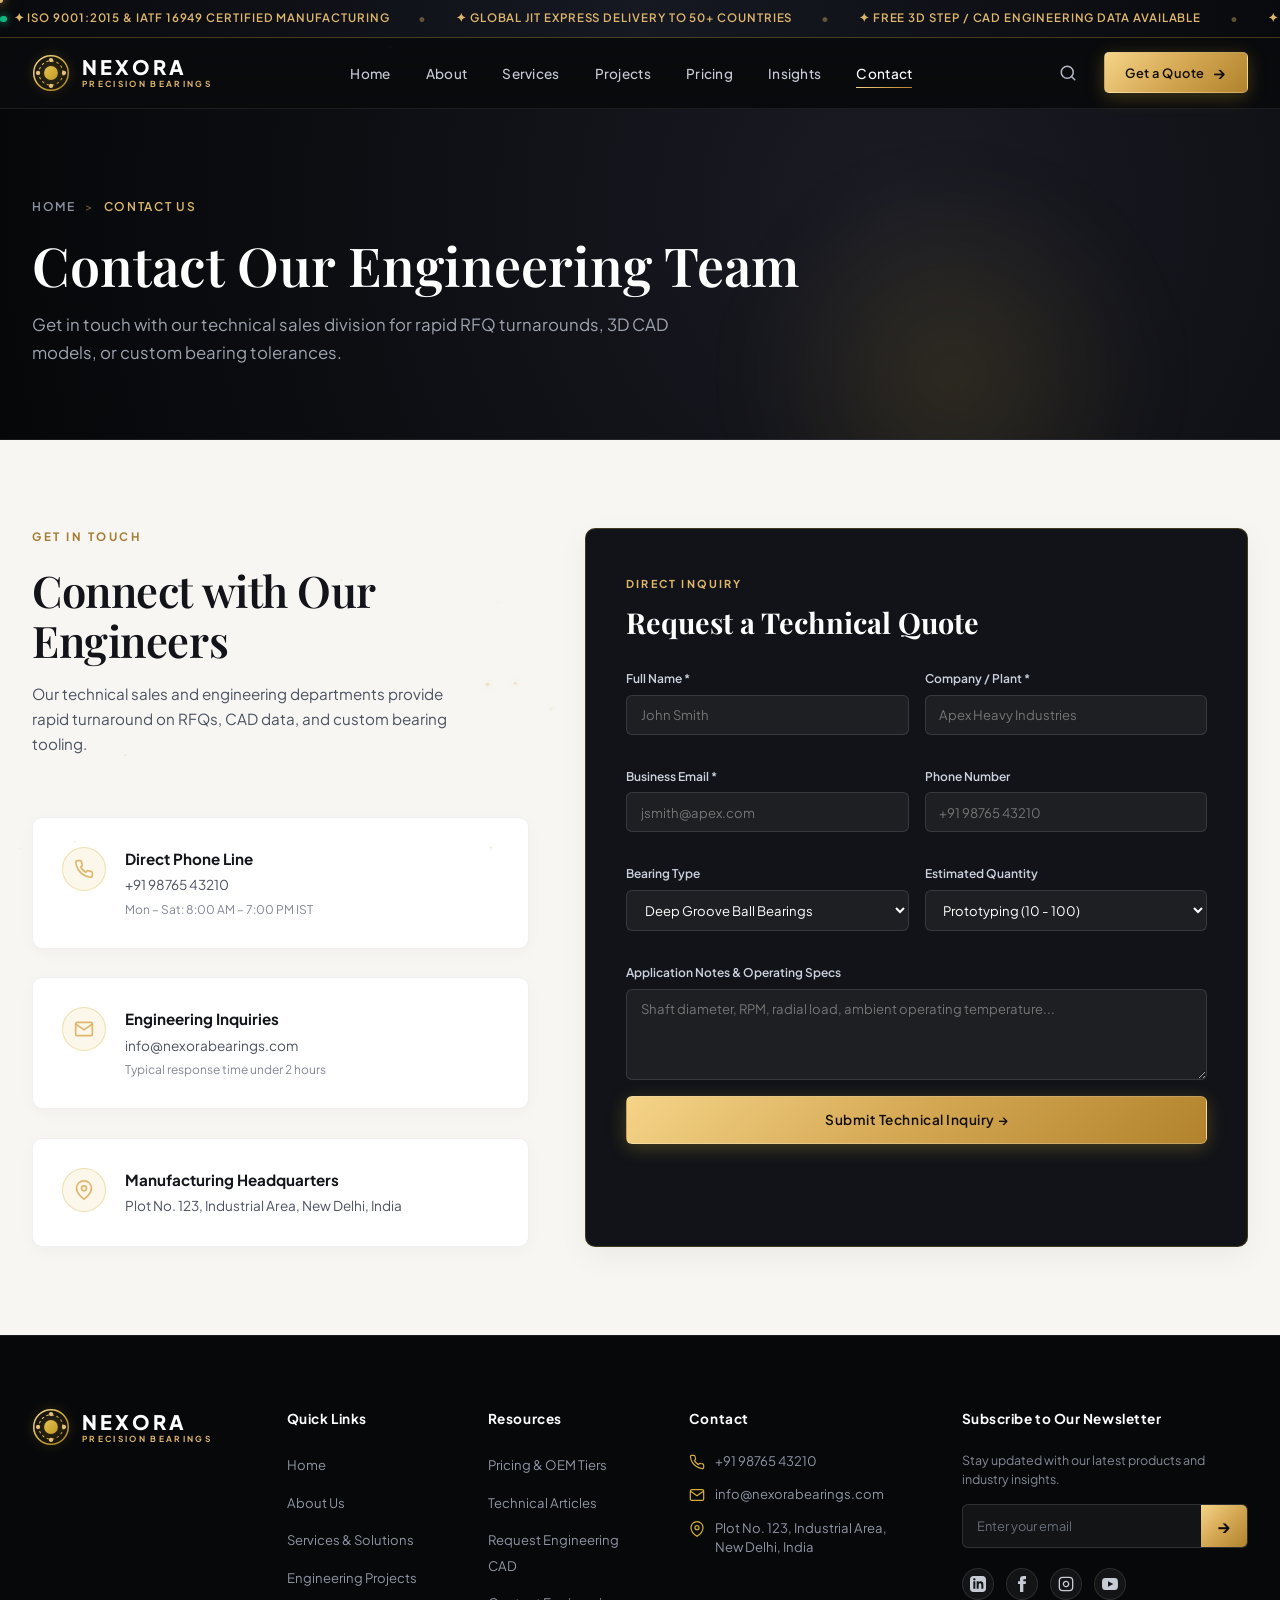
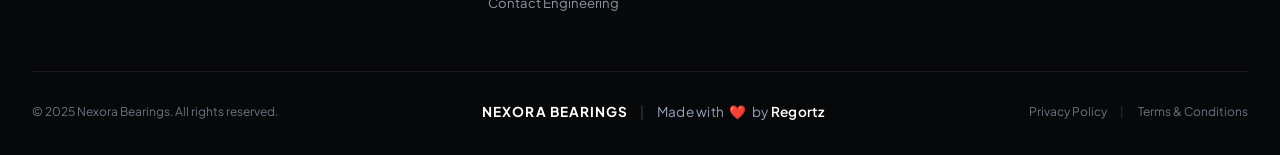
<file: contact-us.html>
﻿<!DOCTYPE html>
<html lang="en">
<head>
    <meta charset="UTF-8">
    <meta name="viewport" content="width=device-width, initial-scale=1.0">
    <title>Contact Engineering & Request Quote | Nexora Precision Bearings</title>
    <link rel="preconnect" href="https://fonts.googleapis.com">
    <link rel="preconnect" href="https://fonts.gstatic.com" crossorigin>
    <link href="https://fonts.googleapis.com/css2?family=Cormorant+Garamond:ital,wght@0,500;0,600;0,700;1,600;1,700&family=Playfair+Display:ital,wght@0,500;0,600;0,700;1,500;1,600&family=Plus+Jakarta+Sans:wght@300;400;500;600;700&display=swap" rel="stylesheet">
    <link rel="stylesheet" href="styles.css">
</head>
<body>

    <!-- Top Sliding Announcement Strip -->
    <div class="announcement-strip" role="region" aria-label="Nexora Announcements">
        <div class="marquee-track">
            <div class="marquee-content">
                <span>✦ ISO 9001:2015 & IATF 16949 Certified Manufacturing</span>
                <span class="sep-dot">&bull;</span>
                <span>✦ Global JIT Express Delivery to 50+ Countries</span>
                <span class="sep-dot">&bull;</span>
                <span>✦ Free 3D STEP / CAD Engineering Data Available</span>
                <span class="sep-dot">&bull;</span>
                <span>✦ High-Precision Tolerances up to ABEC-9 / P2 Standards</span>
                <span class="sep-dot">&bull;</span>
                <span>✦ Direct Technical Sales Hotline: +91 98765 43210</span>
                <span class="sep-dot">&bull;</span>
                <span>✦ Inquire for Tier-1 OEM Sourcing & Production Volume Pricing</span>
                <span class="sep-dot">&bull;</span>
            </div>
            <!-- Duplicate for seamless infinite loop -->
            <div class="marquee-content" aria-hidden="true">
                <span>✦ ISO 9001:2015 & IATF 16949 Certified Manufacturing</span>
                <span class="sep-dot">&bull;</span>
                <span>✦ Global JIT Express Delivery to 50+ Countries</span>
                <span class="sep-dot">&bull;</span>
                <span>✦ Free 3D STEP / CAD Engineering Data Available</span>
                <span class="sep-dot">&bull;</span>
                <span>✦ High-Precision Tolerances up to ABEC-9 / P2 Standards</span>
                <span class="sep-dot">&bull;</span>
                <span>✦ Direct Technical Sales Hotline: +91 98765 43210</span>
                <span class="sep-dot">&bull;</span>
                <span>✦ Inquire for Tier-1 OEM Sourcing & Production Volume Pricing</span>
                <span class="sep-dot">&bull;</span>
            </div>
        </div>
    </div>

    
    <header class="site-header" id="siteHeader">
        <div class="nav-container">
            <a href="index.html" class="brand-logo" aria-label="Nexora Precision Bearings Home">
                <div class="logo-mark">
                    <svg viewBox="0 0 44 44" fill="none" xmlns="http://www.w3.org/2000/svg" class="logo-svg">
                        <circle cx="22" cy="22" r="20" stroke="url(#goldGrad)" stroke-width="1.8"/>
                        <circle cx="22" cy="22" r="14" stroke="url(#goldGrad)" stroke-width="1.2" stroke-dasharray="3 3"/>
                        <circle cx="22" cy="22" r="8" fill="url(#goldGrad)"/>
                        <circle cx="22" cy="7" r="2.5" fill="#e5c07b"/>
                        <circle cx="37" cy="22" r="2.5" fill="#e5c07b"/>
                        <circle cx="22" cy="37" r="2.5" fill="#e5c07b"/>
                        <circle cx="7" cy="22" r="2.5" fill="#e5c07b"/>
                        <defs>
                            <linearGradient id="goldGrad" x1="0" y1="0" x2="44" y2="44" gradientUnits="userSpaceOnUse">
                                <stop offset="0%" stop-color="#f6dfa9"/>
                                <stop offset="50%" stop-color="#d4af37"/>
                                <stop offset="100%" stop-color="#9a7322"/>
                            </linearGradient>
                        </defs>
                    </svg>
                </div>
                <div class="logo-text-group">
                    <span class="logo-title">NEXORA</span>
                    <span class="logo-subtitle">PRECISION BEARINGS</span>
                </div>
            </a>

            <nav class="nav-menu" id="navMenu">
                <ul class="nav-list">
                    <li><a href="index.html" class="nav-link ">Home</a></li>
                    <li><a href="about-us.html" class="nav-link ">About</a></li>
                    <li><a href="services.html" class="nav-link ">Services</a></li>
                    <li><a href="project.html" class="nav-link ">Projects</a></li>
                    <li><a href="pricing.html" class="nav-link ">Pricing</a></li>
                    <li><a href="blog-3-colum.html" class="nav-link ">Insights</a></li>
                    <li><a href="contact-us.html" class="nav-link active">Contact</a></li>
                </ul>
            </nav>

            <div class="nav-actions">
                <button class="search-trigger" id="searchTrigger" aria-label="Open Search">
                    <svg viewBox="0 0 24 24" width="18" height="18" fill="none" stroke="currentColor" stroke-width="2" stroke-linecap="round" stroke-linejoin="round">
                        <circle cx="11" cy="11" r="8"></circle>
                        <line x1="21" y1="21" x2="16.65" y2="16.65"></line>
                    </svg>
                </button>
                <a href="contact-us.html" class="btn btn-gold btn-quote modal-trigger" data-modal="quoteModal">Get a Quote <span class="btn-arrow">&rarr;</span></a>
                <button class="mobile-toggle" id="mobileToggle" aria-label="Toggle Menu">
                    <span class="hamburger-bar"></span>
                    <span class="hamburger-bar"></span>
                    <span class="hamburger-bar"></span>
                </button>
            </div>
        </div>
    </header>
    

    <!-- Page Banner -->
    <section class="page-banner">
        <div class="page-banner-glow" aria-hidden="true"></div>
        <div class="container">
            <div class="page-banner-content">
                <div class="breadcrumb-nav">
                    <a href="index.html">Home</a>
                    <span class="breadcrumb-sep">&gt;</span><span>Contact Us</span>
                </div>
                <h1 class="page-title">Contact Our Engineering Team</h1>
                <p class="page-lead">Get in touch with our technical sales division for rapid RFQ turnarounds, 3D CAD models, or custom bearing tolerances.</p>
            </div>
        </div>
    </section>

    <!-- Main Content -->
    <main>
        
<section class="inner-section light">
    <div class="container">
        <div class="contact-layout-grid">
            <!-- Left Info Panel -->
            <div class="contact-info-panel">
                <div>
                    <span class="section-eyebrow">GET IN TOUCH</span>
                    <h2 class="section-title">Connect with Our Engineers</h2>
                    <p class="section-subtitle" style="margin-bottom: 2rem;">Our technical sales and engineering departments provide rapid turnaround on RFQs, CAD data, and custom bearing tooling.</p>
                </div>

                <div class="contact-card-box">
                    <div class="contact-icon-wrap">
                        <svg viewBox="0 0 24 24" width="20" height="20" fill="none" stroke="currentColor" stroke-width="2"><path d="M22 16.92v3a2 2 0 0 1-2.18 2 19.79 19.79 0 0 1-8.63-3.07 19.5 19.5 0 0 1-6-6 19.79 19.79 0 0 1-3.07-8.67A2 2 0 0 1 4.11 2h3a2 2 0 0 1 2 1.72 12.84 12.84 0 0 0 .7 2.81 2 2 0 0 1-.45 2.11L8.09 9.91a16 16 0 0 0 6 6l1.27-1.27a2 2 0 0 1 2.11-.45 12.84 12.84 0 0 0 2.81.7A2 2 0 0 1 22 16.92z"/></svg>
                    </div>
                    <div>
                        <strong style="display: block; font-size: 0.95rem; color: var(--text-dark-primary);">Direct Phone Line</strong>
                        <span style="font-size: 0.85rem; color: var(--text-dark-secondary);">+91 98765 43210</span>
                        <div style="font-size: 0.75rem; color: var(--text-dark-muted); margin-top: 3px;">Mon &ndash; Sat: 8:00 AM &ndash; 7:00 PM IST</div>
                    </div>
                </div>

                <div class="contact-card-box">
                    <div class="contact-icon-wrap">
                        <svg viewBox="0 0 24 24" width="20" height="20" fill="none" stroke="currentColor" stroke-width="2"><path d="M4 4h16c1.1 0 2 .9 2 2v12c0 1.1-.9 2-2 2H4c-1.1 0-2-.9-2-2V6c0-1.1.9-2 2-2z"/><polyline points="22,6 12,13 2,6"/></svg>
                    </div>
                    <div>
                        <strong style="display: block; font-size: 0.95rem; color: var(--text-dark-primary);">Engineering Inquiries</strong>
                        <span style="font-size: 0.85rem; color: var(--text-dark-secondary);">info@nexorabearings.com</span>
                        <div style="font-size: 0.75rem; color: var(--text-dark-muted); margin-top: 3px;">Typical response time under 2 hours</div>
                    </div>
                </div>

                <div class="contact-card-box">
                    <div class="contact-icon-wrap">
                        <svg viewBox="0 0 24 24" width="20" height="20" fill="none" stroke="currentColor" stroke-width="2"><path d="M21 10c0 7-9 13-9 13s-9-6-9-13a9 9 0 0 1 18 0z"/><circle cx="12" cy="10" r="3"/></svg>
                    </div>
                    <div>
                        <strong style="display: block; font-size: 0.95rem; color: var(--text-dark-primary);">Manufacturing Headquarters</strong>
                        <span style="font-size: 0.85rem; color: var(--text-dark-secondary);">Plot No. 123, Industrial Area, New Delhi, India</span>
                    </div>
                </div>
            </div>

            <!-- Right Form Card -->
            <div class="contact-form-card dark-form">
                <span class="modal-eyebrow">DIRECT INQUIRY</span>
                <h3 style="font-family: var(--font-heading); font-size: 1.8rem; color: #fff; margin: 0.3rem 0 1.5rem;">Request a Technical Quote</h3>
                
                <form id="contactPageForm" class="modal-form">
                    <div class="form-row">
                        <div class="form-group">
                            <label for="cpName">Full Name *</label>
                            <input type="text" id="cpName" required placeholder="John Smith">
                        </div>
                        <div class="form-group">
                            <label for="cpCompany">Company / Plant *</label>
                            <input type="text" id="cpCompany" required placeholder="Apex Heavy Industries">
                        </div>
                    </div>

                    <div class="form-row">
                        <div class="form-group">
                            <label for="cpEmail">Business Email *</label>
                            <input type="email" id="cpEmail" required placeholder="jsmith@apex.com">
                        </div>
                        <div class="form-group">
                            <label for="cpPhone">Phone Number</label>
                            <input type="tel" id="cpPhone" placeholder="+91 98765 43210">
                        </div>
                    </div>

                    <div class="form-row">
                        <div class="form-group">
                            <label for="cpType">Bearing Type</label>
                            <select id="cpType">
                                <option>Deep Groove Ball Bearings</option>
                                <option>Cylindrical Roller Bearings</option>
                                <option>Tapered Roller Bearings</option>
                                <option>Spherical Roller Bearings</option>
                                <option>Custom Specialty Assembly</option>
                            </select>
                        </div>
                        <div class="form-group">
                            <label for="cpQty">Estimated Quantity</label>
                            <select id="cpQty">
                                <option>Prototyping (10 - 100)</option>
                                <option>Batch Production (100 - 1,000)</option>
                                <option>Volume Supply (1,000+)</option>
                            </select>
                        </div>
                    </div>

                    <div class="form-group">
                        <label for="cpMsg">Application Notes & Operating Specs</label>
                        <textarea id="cpMsg" rows="4" placeholder="Shaft diameter, RPM, radial load, ambient operating temperature..."></textarea>
                    </div>

                    <button type="submit" class="btn btn-gold btn-block" style="padding: 0.9rem;">Submit Technical Inquiry &rarr;</button>
                </form>
            </div>
        </div>
    </div>
</section>

    </main>

    
    <footer class="site-footer" id="footer">
        <div class="container">
            <div class="footer-main-grid">
                <div class="footer-col brand-col">
                    <a href="index.html" class="brand-logo footer-logo">
                        <div class="logo-mark">
                            <svg viewBox="0 0 44 44" fill="none" xmlns="http://www.w3.org/2000/svg" class="logo-svg">
                                <circle cx="22" cy="22" r="20" stroke="url(#goldGradFooter)" stroke-width="1.8"/>
                                <circle cx="22" cy="22" r="14" stroke="url(#goldGradFooter)" stroke-width="1.2" stroke-dasharray="3 3"/>
                                <circle cx="22" cy="22" r="8" fill="url(#goldGradFooter)"/>
                                <circle cx="22" cy="7" r="2.5" fill="#e5c07b"/>
                                <circle cx="37" cy="22" r="2.5" fill="#e5c07b"/>
                                <circle cx="22" cy="37" r="2.5" fill="#e5c07b"/>
                                <circle cx="7" cy="22" r="2.5" fill="#e5c07b"/>
                                <defs>
                                    <linearGradient id="goldGradFooter" x1="0" y1="0" x2="44" y2="44" gradientUnits="userSpaceOnUse">
                                        <stop offset="0%" stop-color="#f6dfa9"/>
                                        <stop offset="50%" stop-color="#d4af37"/>
                                        <stop offset="100%" stop-color="#9a7322"/>
                                    </linearGradient>
                                </defs>
                            </svg>
                        </div>
                        <div class="logo-text-group">
                            <span class="logo-title">NEXORA</span>
                            <span class="logo-subtitle">PRECISION BEARINGS</span>
                        </div>
                    </a>
                </div>

                <div class="footer-col links-col">
                    <h4 class="footer-heading">Quick Links</h4>
                    <ul class="footer-links">
                        <li><a href="index.html">Home</a></li>
                        <li><a href="about-us.html">About Us</a></li>
                        <li><a href="services.html">Services & Solutions</a></li>
                        <li><a href="project.html">Engineering Projects</a></li>
                    </ul>
                </div>

                <div class="footer-col support-col">
                    <h4 class="footer-heading">Resources</h4>
                    <ul class="footer-links">
                        <li><a href="pricing.html">Pricing & OEM Tiers</a></li>
                        <li><a href="blog-3-colum.html">Technical Articles</a></li>
                        <li><a href="contact-us.html">Request Engineering CAD</a></li>
                        <li><a href="contact-us.html">Contact Engineering</a></li>
                    </ul>
                </div>

                <div class="footer-col contact-col">
                    <h4 class="footer-heading">Contact</h4>
                    <ul class="footer-contact-list">
                        <li>
                            <svg viewBox="0 0 24 24" width="16" height="16" fill="none" stroke="#d4af37" stroke-width="1.8">
                                <path d="M22 16.92v3a2 2 0 0 1-2.18 2 19.79 19.79 0 0 1-8.63-3.07 19.5 19.5 0 0 1-6-6 19.79 19.79 0 0 1-3.07-8.67A2 2 0 0 1 4.11 2h3a2 2 0 0 1 2 1.72 12.84 12.84 0 0 0 .7 2.81 2 2 0 0 1-.45 2.11L8.09 9.91a16 16 0 0 0 6 6l1.27-1.27a2 2 0 0 1 2.11-.45 12.84 12.84 0 0 0 2.81.7A2 2 0 0 1 22 16.92z"/>
                            </svg>
                            <span>+91 98765 43210</span>
                        </li>
                        <li>
                            <svg viewBox="0 0 24 24" width="16" height="16" fill="none" stroke="#d4af37" stroke-width="1.8">
                                <path d="M4 4h16c1.1 0 2 .9 2 2v12c0 1.1-.9 2-2 2H4c-1.1 0-2-.9-2-2V6c0-1.1.9-2 2-2z"/>
                                <polyline points="22,6 12,13 2,6"/>
                            </svg>
                            <span>info@nexorabearings.com</span>
                        </li>
                        <li>
                            <svg viewBox="0 0 24 24" width="16" height="16" fill="none" stroke="#d4af37" stroke-width="1.8">
                                <path d="M21 10c0 7-9 13-9 13s-9-6-9-13a9 9 0 0 1 18 0z"/>
                                <circle cx="12" cy="10" r="3"/>
                            </svg>
                            <span>Plot No. 123, Industrial Area,<br>New Delhi, India</span>
                        </li>
                    </ul>
                </div>

                <div class="footer-col newsletter-col">
                    <h4 class="footer-heading">Subscribe to Our Newsletter</h4>
                    <p class="newsletter-sub">Stay updated with our latest products and industry insights.</p>
                    <form class="newsletter-form" id="newsletterForm">
                        <div class="newsletter-input-group">
                            <input type="email" placeholder="Enter your email" required aria-label="Email address">
                            <button type="submit" class="newsletter-submit-btn" aria-label="Submit">&rarr;</button>
                        </div>
                    </form>
                    <div class="social-links-row">
                        <a href="https://linkedin.com" target="_blank" rel="noopener" class="social-icon" aria-label="LinkedIn">
                            <svg viewBox="0 0 24 24" width="16" height="16" fill="currentColor"><path d="M19 0h-14c-2.761 0-5 2.239-5 5v14c0 2.761 2.239 5 5 5h14c2.762 0 5-2.239 5-5v-14c0-2.761-2.238-5-5-5zm-11 19h-3v-11h3v11zm-1.5-12.268c-.966 0-1.75-.79-1.75-1.764s.784-1.764 1.75-1.764 1.75.79 1.75 1.764-.783 1.764-1.75 1.764zm13.5 12.268h-3v-5.604c0-3.368-4-3.113-4 0v5.604h-3v-11h3v1.765c1.396-2.586 7-2.777 7 2.476v6.759z"/></svg>
                        </a>
                        <a href="https://facebook.com" target="_blank" rel="noopener" class="social-icon" aria-label="Facebook">
                            <svg viewBox="0 0 24 24" width="16" height="16" fill="currentColor"><path d="M9 8h-3v4h3v12h5v-12h3.642l.358-4h-4v-1.667c0-.955.192-1.333 1.115-1.333h2.885v-5h-3.808c-3.596 0-5.192 1.583-5.192 4.615v3.385z"/></svg>
                        </a>
                        <a href="https://instagram.com" target="_blank" rel="noopener" class="social-icon" aria-label="Instagram">
                            <svg viewBox="0 0 24 24" width="16" height="16" fill="none" stroke="currentColor" stroke-width="2"><rect x="2" y="2" width="20" height="20" rx="5" ry="5"></rect><path d="M16 11.37A4 4 0 1 1 12.63 8 4 4 0 0 1 16 11.37z"></path><line x1="17.5" y1="6.5" x2="17.51" y2="6.5"></line></svg>
                        </a>
                        <a href="https://youtube.com" target="_blank" rel="noopener" class="social-icon" aria-label="YouTube">
                            <svg viewBox="0 0 24 24" width="16" height="16" fill="currentColor"><path d="M19.615 3.184c-3.604-.246-11.631-.245-15.23 0-3.897.266-4.356 2.62-4.385 8.816.029 6.185.484 8.549 4.385 8.816 3.6.245 11.626.246 15.23 0 3.897-.266 4.356-2.62 4.385-8.816-.029-6.185-.484-8.549-4.385-8.816zm-10.615 12.816v-8l8 3.993-8 4.007z"/></svg>
                        </a>
                    </div>
                </div>
            </div>

            <div class="footer-bottom-bar">
                <div class="footer-copyright">&copy; 2025 Nexora Bearings. All rights reserved.</div>
                                <div class="footer-credit" style="display: inline-flex; align-items: center; justify-content: center; gap: 8px; font-size: 0.85rem; letter-spacing: 0.02em; color: #94a3b8; font-family: inherit;">
                    <span class="credit-brand" style="font-weight: 700; letter-spacing: 0.08em; color: #ffffff; text-transform: uppercase;">NEXORA BEARINGS</span>
                    <span class="credit-divider" style="color: rgba(255, 255, 255, 0.28); font-weight: 300; margin: 0 4px;">|</span>
                    <span class="credit-text" style="color: #94a3b8;">Made with <span class="credit-heart" aria-hidden="true" style="color: #ff385c; display: inline-block; margin: 0 3px;">❤️</span> by <span class="credit-author" style="color: #ffffff; font-weight: 600;">Regortz</span></span>
                </div>
                <div class="footer-legal-links">
                    <a href="#">Privacy Policy</a>
                    <span class="sep">|</span>
                    <a href="#">Terms & Conditions</a>
                </div>
            </div>
        </div>
    </footer>

    <!-- Interactive Quote Modal -->
    <div class="modal-backdrop" id="quoteModal" aria-hidden="true">
        <div class="modal-dialog">
            <button class="modal-close" aria-label="Close">&times;</button>
            <div class="modal-header">
                <span class="modal-eyebrow">CUSTOM INQUIRY</span>
                <h3 class="modal-title">Request an Engineering Quote</h3>
                <p class="modal-subtitle">Direct pricing from our precision technical sales division.</p>
            </div>
            <form class="modal-form" id="quoteForm">
                <div class="form-row">
                    <div class="form-group">
                        <label for="qName">Full Name *</label>
                        <input type="text" id="qName" required placeholder="John Doe">
                    </div>
                    <div class="form-group">
                        <label for="qCompany">Company Name *</label>
                        <input type="text" id="qCompany" required placeholder="Precision Industrial Corp">
                    </div>
                </div>
                <div class="form-row">
                    <div class="form-group">
                        <label for="qEmail">Business Email *</label>
                        <input type="email" id="qEmail" required placeholder="johndoe@domain.com">
                    </div>
                    <div class="form-group">
                        <label for="qPhone">Phone Number</label>
                        <input type="tel" id="qPhone" placeholder="+91 98765 00000">
                    </div>
                </div>
                <div class="form-group">
                    <label for="qType">Bearing Series Needed</label>
                    <select id="qType">
                        <option value="deep-groove">Deep Groove Ball Bearings</option>
                        <option value="roller">Cylindrical Roller Bearings</option>
                        <option value="tapered">Tapered Roller Bearings</option>
                        <option value="spherical">Spherical Roller Bearings</option>
                    </select>
                </div>
                <div class="form-group">
                    <label for="qMessage">Operational Specifications / Tolerances</label>
                    <textarea id="qMessage" rows="3" placeholder="Shaft diameter, RPM limits, temperature..."></textarea>
                </div>
                <button type="submit" class="btn btn-gold btn-block">Submit Quote Request &rarr;</button>
            </form>
        </div>
    </div>

    <!-- Search Overlay -->
    <div class="search-overlay" id="searchOverlay" aria-hidden="true">
        <div class="search-modal-box">
            <div class="search-header">
                <input type="text" id="searchInput" placeholder="Search by bearing series, ISO code, or industry..." autofocus>
                <button class="search-close-btn" id="searchClose" aria-label="Close">&times;</button>
            </div>
            <div class="search-results" id="searchResults">
                <div class="search-hint">Quick suggestions: <strong>Deep Groove</strong>, <strong>Tapered 32000</strong>, <strong>Spherical 22200</strong>, <strong>Wind Energy</strong></div>
            </div>
        </div>
    </div>

    <!-- Toast Notification -->
    <div class="toast-notification" id="toastNotice">
        <div class="toast-icon">&#10003;</div>
        <div class="toast-body">
            <strong id="toastTitle">Inquiry Sent</strong>
            <p id="toastMessage">Our engineering team will contact you shortly.</p>
        </div>
    </div>

    <script src="script.js"></script>
    
</body>
</html>
</file>
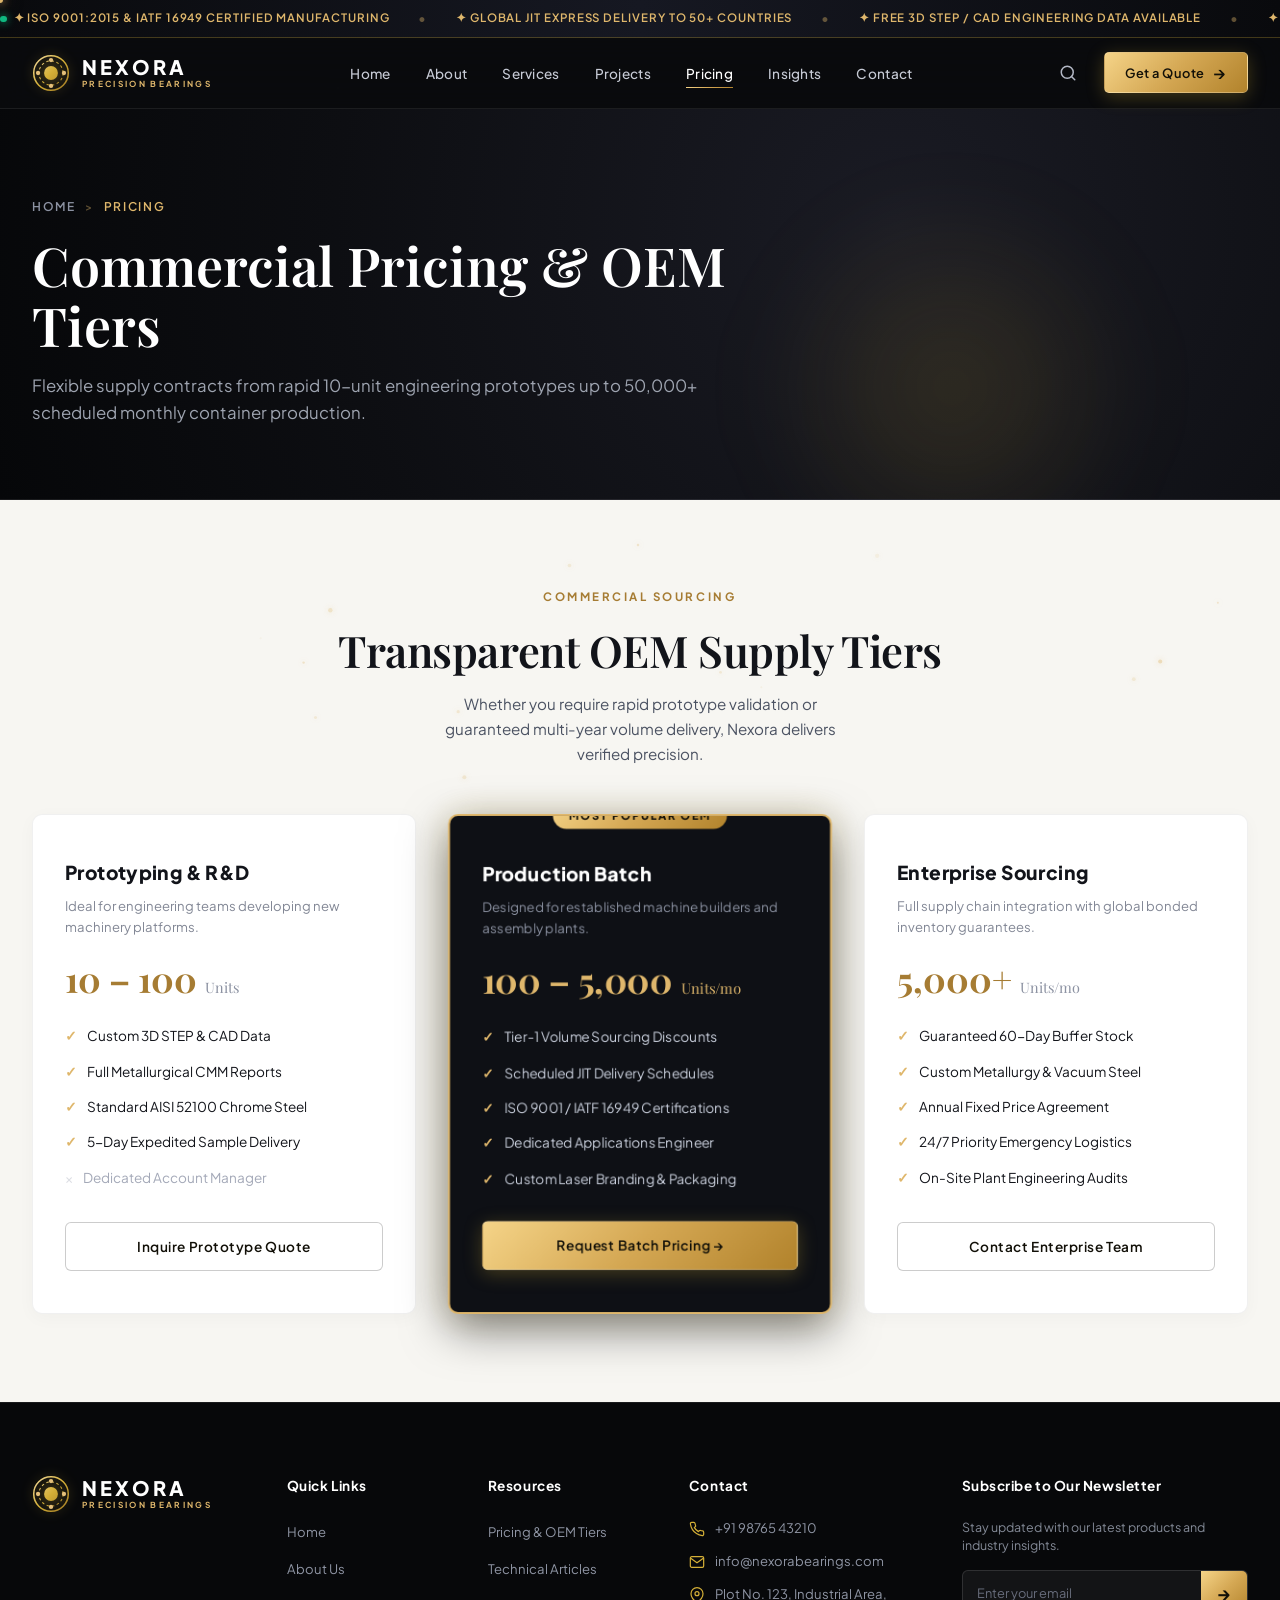
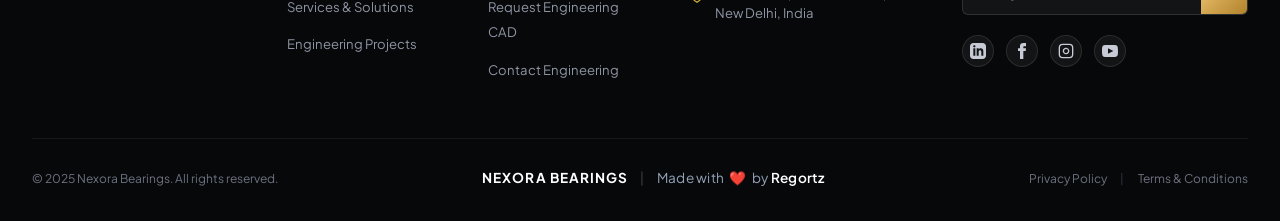
<file: pricing.html>
﻿<!DOCTYPE html>
<html lang="en">
<head>
    <meta charset="UTF-8">
    <meta name="viewport" content="width=device-width, initial-scale=1.0">
    <title>OEM Sourcing Tiers & Commercial Pricing | Nexora Precision Bearings</title>
    <link rel="preconnect" href="https://fonts.googleapis.com">
    <link rel="preconnect" href="https://fonts.gstatic.com" crossorigin>
    <link href="https://fonts.googleapis.com/css2?family=Cormorant+Garamond:ital,wght@0,500;0,600;0,700;1,600;1,700&family=Playfair+Display:ital,wght@0,500;0,600;0,700;1,500;1,600&family=Plus+Jakarta+Sans:wght@300;400;500;600;700&display=swap" rel="stylesheet">
    <link rel="stylesheet" href="styles.css">
</head>
<body>

    <!-- Top Sliding Announcement Strip -->
    <div class="announcement-strip" role="region" aria-label="Nexora Announcements">
        <div class="marquee-track">
            <div class="marquee-content">
                <span>✦ ISO 9001:2015 & IATF 16949 Certified Manufacturing</span>
                <span class="sep-dot">&bull;</span>
                <span>✦ Global JIT Express Delivery to 50+ Countries</span>
                <span class="sep-dot">&bull;</span>
                <span>✦ Free 3D STEP / CAD Engineering Data Available</span>
                <span class="sep-dot">&bull;</span>
                <span>✦ High-Precision Tolerances up to ABEC-9 / P2 Standards</span>
                <span class="sep-dot">&bull;</span>
                <span>✦ Direct Technical Sales Hotline: +91 98765 43210</span>
                <span class="sep-dot">&bull;</span>
                <span>✦ Inquire for Tier-1 OEM Sourcing & Production Volume Pricing</span>
                <span class="sep-dot">&bull;</span>
            </div>
            <!-- Duplicate for seamless infinite loop -->
            <div class="marquee-content" aria-hidden="true">
                <span>✦ ISO 9001:2015 & IATF 16949 Certified Manufacturing</span>
                <span class="sep-dot">&bull;</span>
                <span>✦ Global JIT Express Delivery to 50+ Countries</span>
                <span class="sep-dot">&bull;</span>
                <span>✦ Free 3D STEP / CAD Engineering Data Available</span>
                <span class="sep-dot">&bull;</span>
                <span>✦ High-Precision Tolerances up to ABEC-9 / P2 Standards</span>
                <span class="sep-dot">&bull;</span>
                <span>✦ Direct Technical Sales Hotline: +91 98765 43210</span>
                <span class="sep-dot">&bull;</span>
                <span>✦ Inquire for Tier-1 OEM Sourcing & Production Volume Pricing</span>
                <span class="sep-dot">&bull;</span>
            </div>
        </div>
    </div>

    
    <header class="site-header" id="siteHeader">
        <div class="nav-container">
            <a href="index.html" class="brand-logo" aria-label="Nexora Precision Bearings Home">
                <div class="logo-mark">
                    <svg viewBox="0 0 44 44" fill="none" xmlns="http://www.w3.org/2000/svg" class="logo-svg">
                        <circle cx="22" cy="22" r="20" stroke="url(#goldGrad)" stroke-width="1.8"/>
                        <circle cx="22" cy="22" r="14" stroke="url(#goldGrad)" stroke-width="1.2" stroke-dasharray="3 3"/>
                        <circle cx="22" cy="22" r="8" fill="url(#goldGrad)"/>
                        <circle cx="22" cy="7" r="2.5" fill="#e5c07b"/>
                        <circle cx="37" cy="22" r="2.5" fill="#e5c07b"/>
                        <circle cx="22" cy="37" r="2.5" fill="#e5c07b"/>
                        <circle cx="7" cy="22" r="2.5" fill="#e5c07b"/>
                        <defs>
                            <linearGradient id="goldGrad" x1="0" y1="0" x2="44" y2="44" gradientUnits="userSpaceOnUse">
                                <stop offset="0%" stop-color="#f6dfa9"/>
                                <stop offset="50%" stop-color="#d4af37"/>
                                <stop offset="100%" stop-color="#9a7322"/>
                            </linearGradient>
                        </defs>
                    </svg>
                </div>
                <div class="logo-text-group">
                    <span class="logo-title">NEXORA</span>
                    <span class="logo-subtitle">PRECISION BEARINGS</span>
                </div>
            </a>

            <nav class="nav-menu" id="navMenu">
                <ul class="nav-list">
                    <li><a href="index.html" class="nav-link ">Home</a></li>
                    <li><a href="about-us.html" class="nav-link ">About</a></li>
                    <li><a href="services.html" class="nav-link ">Services</a></li>
                    <li><a href="project.html" class="nav-link ">Projects</a></li>
                    <li><a href="pricing.html" class="nav-link active">Pricing</a></li>
                    <li><a href="blog-3-colum.html" class="nav-link ">Insights</a></li>
                    <li><a href="contact-us.html" class="nav-link ">Contact</a></li>
                </ul>
            </nav>

            <div class="nav-actions">
                <button class="search-trigger" id="searchTrigger" aria-label="Open Search">
                    <svg viewBox="0 0 24 24" width="18" height="18" fill="none" stroke="currentColor" stroke-width="2" stroke-linecap="round" stroke-linejoin="round">
                        <circle cx="11" cy="11" r="8"></circle>
                        <line x1="21" y1="21" x2="16.65" y2="16.65"></line>
                    </svg>
                </button>
                <a href="contact-us.html" class="btn btn-gold btn-quote modal-trigger" data-modal="quoteModal">Get a Quote <span class="btn-arrow">&rarr;</span></a>
                <button class="mobile-toggle" id="mobileToggle" aria-label="Toggle Menu">
                    <span class="hamburger-bar"></span>
                    <span class="hamburger-bar"></span>
                    <span class="hamburger-bar"></span>
                </button>
            </div>
        </div>
    </header>
    

    <!-- Page Banner -->
    <section class="page-banner">
        <div class="page-banner-glow" aria-hidden="true"></div>
        <div class="container">
            <div class="page-banner-content">
                <div class="breadcrumb-nav">
                    <a href="index.html">Home</a>
                    <span class="breadcrumb-sep">&gt;</span><span>Pricing</span>
                </div>
                <h1 class="page-title">Commercial Pricing & OEM Tiers</h1>
                <p class="page-lead">Flexible supply contracts from rapid 10-unit engineering prototypes up to 50,000+ scheduled monthly container production.</p>
            </div>
        </div>
    </section>

    <!-- Main Content -->
    <main>
        
<section class="inner-section light">
    <div class="container">
        <div style="text-align: center; max-width: 650px; margin: 0 auto 3rem;">
            <span class="section-eyebrow">COMMERCIAL SOURCING</span>
            <h2 class="section-title">Transparent OEM Supply Tiers</h2>
            <p class="section-subtitle" style="margin: 0 auto;">Whether you require rapid prototype validation or guaranteed multi-year volume delivery, Nexora delivers verified precision.</p>
        </div>

        <div class="pricing-grid-3">
            <!-- Tier 1 -->
            <div class="pricing-card">
                <div class="pricing-tier-name">Prototyping & R&D</div>
                <div class="pricing-tier-desc">Ideal for engineering teams developing new machinery platforms.</div>
                <div class="pricing-volume">10 &ndash; 100 <span style="font-size: 0.9rem; font-weight: 400; color: #8c92a2;">Units</span></div>
                
                <div class="pricing-features-list">
                    <div class="pricing-feature-item"><span class="pricing-check">&#10003;</span> Custom 3D STEP & CAD Data</div>
                    <div class="pricing-feature-item"><span class="pricing-check">&#10003;</span> Full Metallurgical CMM Reports</div>
                    <div class="pricing-feature-item"><span class="pricing-check">&#10003;</span> Standard AISI 52100 Chrome Steel</div>
                    <div class="pricing-feature-item"><span class="pricing-check">&#10003;</span> 5-Day Expedited Sample Delivery</div>
                    <div class="pricing-feature-item" style="color: #a4a9b8;"><span style="opacity: 0.4;">&times;</span> Dedicated Account Manager</div>
                </div>

                <a href="contact-us.html" class="btn btn-outline" style="color: #121008; border-color: rgba(0,0,0,0.2);">Inquire Prototype Quote</a>
            </div>

            <!-- Tier 2 (Featured) -->
            <div class="pricing-card featured">
                <div class="pricing-badge-popular">MOST POPULAR OEM</div>
                <div class="pricing-tier-name">Production Batch</div>
                <div class="pricing-tier-desc" style="color: #8c92a2;">Designed for established machine builders and assembly plants.</div>
                <div class="pricing-volume">100 &ndash; 5,000 <span style="font-size: 0.9rem; font-weight: 400; color: #dfb76c;">Units/mo</span></div>
                
                <div class="pricing-features-list">
                    <div class="pricing-feature-item"><span class="pricing-check">&#10003;</span> Tier-1 Volume Sourcing Discounts</div>
                    <div class="pricing-feature-item"><span class="pricing-check">&#10003;</span> Scheduled JIT Delivery Schedules</div>
                    <div class="pricing-feature-item"><span class="pricing-check">&#10003;</span> ISO 9001 / IATF 16949 Certifications</div>
                    <div class="pricing-feature-item"><span class="pricing-check">&#10003;</span> Dedicated Applications Engineer</div>
                    <div class="pricing-feature-item"><span class="pricing-check">&#10003;</span> Custom Laser Branding & Packaging</div>
                </div>

                <a href="contact-us.html" class="btn btn-gold">Request Batch Pricing &rarr;</a>
            </div>

            <!-- Tier 3 -->
            <div class="pricing-card">
                <div class="pricing-tier-name">Enterprise Sourcing</div>
                <div class="pricing-tier-desc">Full supply chain integration with global bonded inventory guarantees.</div>
                <div class="pricing-volume">5,000+ <span style="font-size: 0.9rem; font-weight: 400; color: #8c92a2;">Units/mo</span></div>
                
                <div class="pricing-features-list">
                    <div class="pricing-feature-item"><span class="pricing-check">&#10003;</span> Guaranteed 60-Day Buffer Stock</div>
                    <div class="pricing-feature-item"><span class="pricing-check">&#10003;</span> Custom Metallurgy & Vacuum Steel</div>
                    <div class="pricing-feature-item"><span class="pricing-check">&#10003;</span> Annual Fixed Price Agreement</div>
                    <div class="pricing-feature-item"><span class="pricing-check">&#10003;</span> 24/7 Priority Emergency Logistics</div>
                    <div class="pricing-feature-item"><span class="pricing-check">&#10003;</span> On-Site Plant Engineering Audits</div>
                </div>

                <a href="contact-us.html" class="btn btn-outline" style="color: #121008; border-color: rgba(0,0,0,0.2);">Contact Enterprise Team</a>
            </div>
        </div>
    </div>
</section>

    </main>

    
    <footer class="site-footer" id="footer">
        <div class="container">
            <div class="footer-main-grid">
                <div class="footer-col brand-col">
                    <a href="index.html" class="brand-logo footer-logo">
                        <div class="logo-mark">
                            <svg viewBox="0 0 44 44" fill="none" xmlns="http://www.w3.org/2000/svg" class="logo-svg">
                                <circle cx="22" cy="22" r="20" stroke="url(#goldGradFooter)" stroke-width="1.8"/>
                                <circle cx="22" cy="22" r="14" stroke="url(#goldGradFooter)" stroke-width="1.2" stroke-dasharray="3 3"/>
                                <circle cx="22" cy="22" r="8" fill="url(#goldGradFooter)"/>
                                <circle cx="22" cy="7" r="2.5" fill="#e5c07b"/>
                                <circle cx="37" cy="22" r="2.5" fill="#e5c07b"/>
                                <circle cx="22" cy="37" r="2.5" fill="#e5c07b"/>
                                <circle cx="7" cy="22" r="2.5" fill="#e5c07b"/>
                                <defs>
                                    <linearGradient id="goldGradFooter" x1="0" y1="0" x2="44" y2="44" gradientUnits="userSpaceOnUse">
                                        <stop offset="0%" stop-color="#f6dfa9"/>
                                        <stop offset="50%" stop-color="#d4af37"/>
                                        <stop offset="100%" stop-color="#9a7322"/>
                                    </linearGradient>
                                </defs>
                            </svg>
                        </div>
                        <div class="logo-text-group">
                            <span class="logo-title">NEXORA</span>
                            <span class="logo-subtitle">PRECISION BEARINGS</span>
                        </div>
                    </a>
                </div>

                <div class="footer-col links-col">
                    <h4 class="footer-heading">Quick Links</h4>
                    <ul class="footer-links">
                        <li><a href="index.html">Home</a></li>
                        <li><a href="about-us.html">About Us</a></li>
                        <li><a href="services.html">Services & Solutions</a></li>
                        <li><a href="project.html">Engineering Projects</a></li>
                    </ul>
                </div>

                <div class="footer-col support-col">
                    <h4 class="footer-heading">Resources</h4>
                    <ul class="footer-links">
                        <li><a href="pricing.html">Pricing & OEM Tiers</a></li>
                        <li><a href="blog-3-colum.html">Technical Articles</a></li>
                        <li><a href="contact-us.html">Request Engineering CAD</a></li>
                        <li><a href="contact-us.html">Contact Engineering</a></li>
                    </ul>
                </div>

                <div class="footer-col contact-col">
                    <h4 class="footer-heading">Contact</h4>
                    <ul class="footer-contact-list">
                        <li>
                            <svg viewBox="0 0 24 24" width="16" height="16" fill="none" stroke="#d4af37" stroke-width="1.8">
                                <path d="M22 16.92v3a2 2 0 0 1-2.18 2 19.79 19.79 0 0 1-8.63-3.07 19.5 19.5 0 0 1-6-6 19.79 19.79 0 0 1-3.07-8.67A2 2 0 0 1 4.11 2h3a2 2 0 0 1 2 1.72 12.84 12.84 0 0 0 .7 2.81 2 2 0 0 1-.45 2.11L8.09 9.91a16 16 0 0 0 6 6l1.27-1.27a2 2 0 0 1 2.11-.45 12.84 12.84 0 0 0 2.81.7A2 2 0 0 1 22 16.92z"/>
                            </svg>
                            <span>+91 98765 43210</span>
                        </li>
                        <li>
                            <svg viewBox="0 0 24 24" width="16" height="16" fill="none" stroke="#d4af37" stroke-width="1.8">
                                <path d="M4 4h16c1.1 0 2 .9 2 2v12c0 1.1-.9 2-2 2H4c-1.1 0-2-.9-2-2V6c0-1.1.9-2 2-2z"/>
                                <polyline points="22,6 12,13 2,6"/>
                            </svg>
                            <span>info@nexorabearings.com</span>
                        </li>
                        <li>
                            <svg viewBox="0 0 24 24" width="16" height="16" fill="none" stroke="#d4af37" stroke-width="1.8">
                                <path d="M21 10c0 7-9 13-9 13s-9-6-9-13a9 9 0 0 1 18 0z"/>
                                <circle cx="12" cy="10" r="3"/>
                            </svg>
                            <span>Plot No. 123, Industrial Area,<br>New Delhi, India</span>
                        </li>
                    </ul>
                </div>

                <div class="footer-col newsletter-col">
                    <h4 class="footer-heading">Subscribe to Our Newsletter</h4>
                    <p class="newsletter-sub">Stay updated with our latest products and industry insights.</p>
                    <form class="newsletter-form" id="newsletterForm">
                        <div class="newsletter-input-group">
                            <input type="email" placeholder="Enter your email" required aria-label="Email address">
                            <button type="submit" class="newsletter-submit-btn" aria-label="Submit">&rarr;</button>
                        </div>
                    </form>
                    <div class="social-links-row">
                        <a href="https://linkedin.com" target="_blank" rel="noopener" class="social-icon" aria-label="LinkedIn">
                            <svg viewBox="0 0 24 24" width="16" height="16" fill="currentColor"><path d="M19 0h-14c-2.761 0-5 2.239-5 5v14c0 2.761 2.239 5 5 5h14c2.762 0 5-2.239 5-5v-14c0-2.761-2.238-5-5-5zm-11 19h-3v-11h3v11zm-1.5-12.268c-.966 0-1.75-.79-1.75-1.764s.784-1.764 1.75-1.764 1.75.79 1.75 1.764-.783 1.764-1.75 1.764zm13.5 12.268h-3v-5.604c0-3.368-4-3.113-4 0v5.604h-3v-11h3v1.765c1.396-2.586 7-2.777 7 2.476v6.759z"/></svg>
                        </a>
                        <a href="https://facebook.com" target="_blank" rel="noopener" class="social-icon" aria-label="Facebook">
                            <svg viewBox="0 0 24 24" width="16" height="16" fill="currentColor"><path d="M9 8h-3v4h3v12h5v-12h3.642l.358-4h-4v-1.667c0-.955.192-1.333 1.115-1.333h2.885v-5h-3.808c-3.596 0-5.192 1.583-5.192 4.615v3.385z"/></svg>
                        </a>
                        <a href="https://instagram.com" target="_blank" rel="noopener" class="social-icon" aria-label="Instagram">
                            <svg viewBox="0 0 24 24" width="16" height="16" fill="none" stroke="currentColor" stroke-width="2"><rect x="2" y="2" width="20" height="20" rx="5" ry="5"></rect><path d="M16 11.37A4 4 0 1 1 12.63 8 4 4 0 0 1 16 11.37z"></path><line x1="17.5" y1="6.5" x2="17.51" y2="6.5"></line></svg>
                        </a>
                        <a href="https://youtube.com" target="_blank" rel="noopener" class="social-icon" aria-label="YouTube">
                            <svg viewBox="0 0 24 24" width="16" height="16" fill="currentColor"><path d="M19.615 3.184c-3.604-.246-11.631-.245-15.23 0-3.897.266-4.356 2.62-4.385 8.816.029 6.185.484 8.549 4.385 8.816 3.6.245 11.626.246 15.23 0 3.897-.266 4.356-2.62 4.385-8.816-.029-6.185-.484-8.549-4.385-8.816zm-10.615 12.816v-8l8 3.993-8 4.007z"/></svg>
                        </a>
                    </div>
                </div>
            </div>

            <div class="footer-bottom-bar">
                <div class="footer-copyright">&copy; 2025 Nexora Bearings. All rights reserved.</div>
                                <div class="footer-credit" style="display: inline-flex; align-items: center; justify-content: center; gap: 8px; font-size: 0.85rem; letter-spacing: 0.02em; color: #94a3b8; font-family: inherit;">
                    <span class="credit-brand" style="font-weight: 700; letter-spacing: 0.08em; color: #ffffff; text-transform: uppercase;">NEXORA BEARINGS</span>
                    <span class="credit-divider" style="color: rgba(255, 255, 255, 0.28); font-weight: 300; margin: 0 4px;">|</span>
                    <span class="credit-text" style="color: #94a3b8;">Made with <span class="credit-heart" aria-hidden="true" style="color: #ff385c; display: inline-block; margin: 0 3px;">❤️</span> by <span class="credit-author" style="color: #ffffff; font-weight: 600;">Regortz</span></span>
                </div>
                <div class="footer-legal-links">
                    <a href="#">Privacy Policy</a>
                    <span class="sep">|</span>
                    <a href="#">Terms & Conditions</a>
                </div>
            </div>
        </div>
    </footer>

    <!-- Interactive Quote Modal -->
    <div class="modal-backdrop" id="quoteModal" aria-hidden="true">
        <div class="modal-dialog">
            <button class="modal-close" aria-label="Close">&times;</button>
            <div class="modal-header">
                <span class="modal-eyebrow">CUSTOM INQUIRY</span>
                <h3 class="modal-title">Request an Engineering Quote</h3>
                <p class="modal-subtitle">Direct pricing from our precision technical sales division.</p>
            </div>
            <form class="modal-form" id="quoteForm">
                <div class="form-row">
                    <div class="form-group">
                        <label for="qName">Full Name *</label>
                        <input type="text" id="qName" required placeholder="John Doe">
                    </div>
                    <div class="form-group">
                        <label for="qCompany">Company Name *</label>
                        <input type="text" id="qCompany" required placeholder="Precision Industrial Corp">
                    </div>
                </div>
                <div class="form-row">
                    <div class="form-group">
                        <label for="qEmail">Business Email *</label>
                        <input type="email" id="qEmail" required placeholder="johndoe@domain.com">
                    </div>
                    <div class="form-group">
                        <label for="qPhone">Phone Number</label>
                        <input type="tel" id="qPhone" placeholder="+91 98765 00000">
                    </div>
                </div>
                <div class="form-group">
                    <label for="qType">Bearing Series Needed</label>
                    <select id="qType">
                        <option value="deep-groove">Deep Groove Ball Bearings</option>
                        <option value="roller">Cylindrical Roller Bearings</option>
                        <option value="tapered">Tapered Roller Bearings</option>
                        <option value="spherical">Spherical Roller Bearings</option>
                    </select>
                </div>
                <div class="form-group">
                    <label for="qMessage">Operational Specifications / Tolerances</label>
                    <textarea id="qMessage" rows="3" placeholder="Shaft diameter, RPM limits, temperature..."></textarea>
                </div>
                <button type="submit" class="btn btn-gold btn-block">Submit Quote Request &rarr;</button>
            </form>
        </div>
    </div>

    <!-- Search Overlay -->
    <div class="search-overlay" id="searchOverlay" aria-hidden="true">
        <div class="search-modal-box">
            <div class="search-header">
                <input type="text" id="searchInput" placeholder="Search by bearing series, ISO code, or industry..." autofocus>
                <button class="search-close-btn" id="searchClose" aria-label="Close">&times;</button>
            </div>
            <div class="search-results" id="searchResults">
                <div class="search-hint">Quick suggestions: <strong>Deep Groove</strong>, <strong>Tapered 32000</strong>, <strong>Spherical 22200</strong>, <strong>Wind Energy</strong></div>
            </div>
        </div>
    </div>

    <!-- Toast Notification -->
    <div class="toast-notification" id="toastNotice">
        <div class="toast-icon">&#10003;</div>
        <div class="toast-body">
            <strong id="toastTitle">Inquiry Sent</strong>
            <p id="toastMessage">Our engineering team will contact you shortly.</p>
        </div>
    </div>

    <script src="script.js"></script>
    
</body>
</html>
</file>
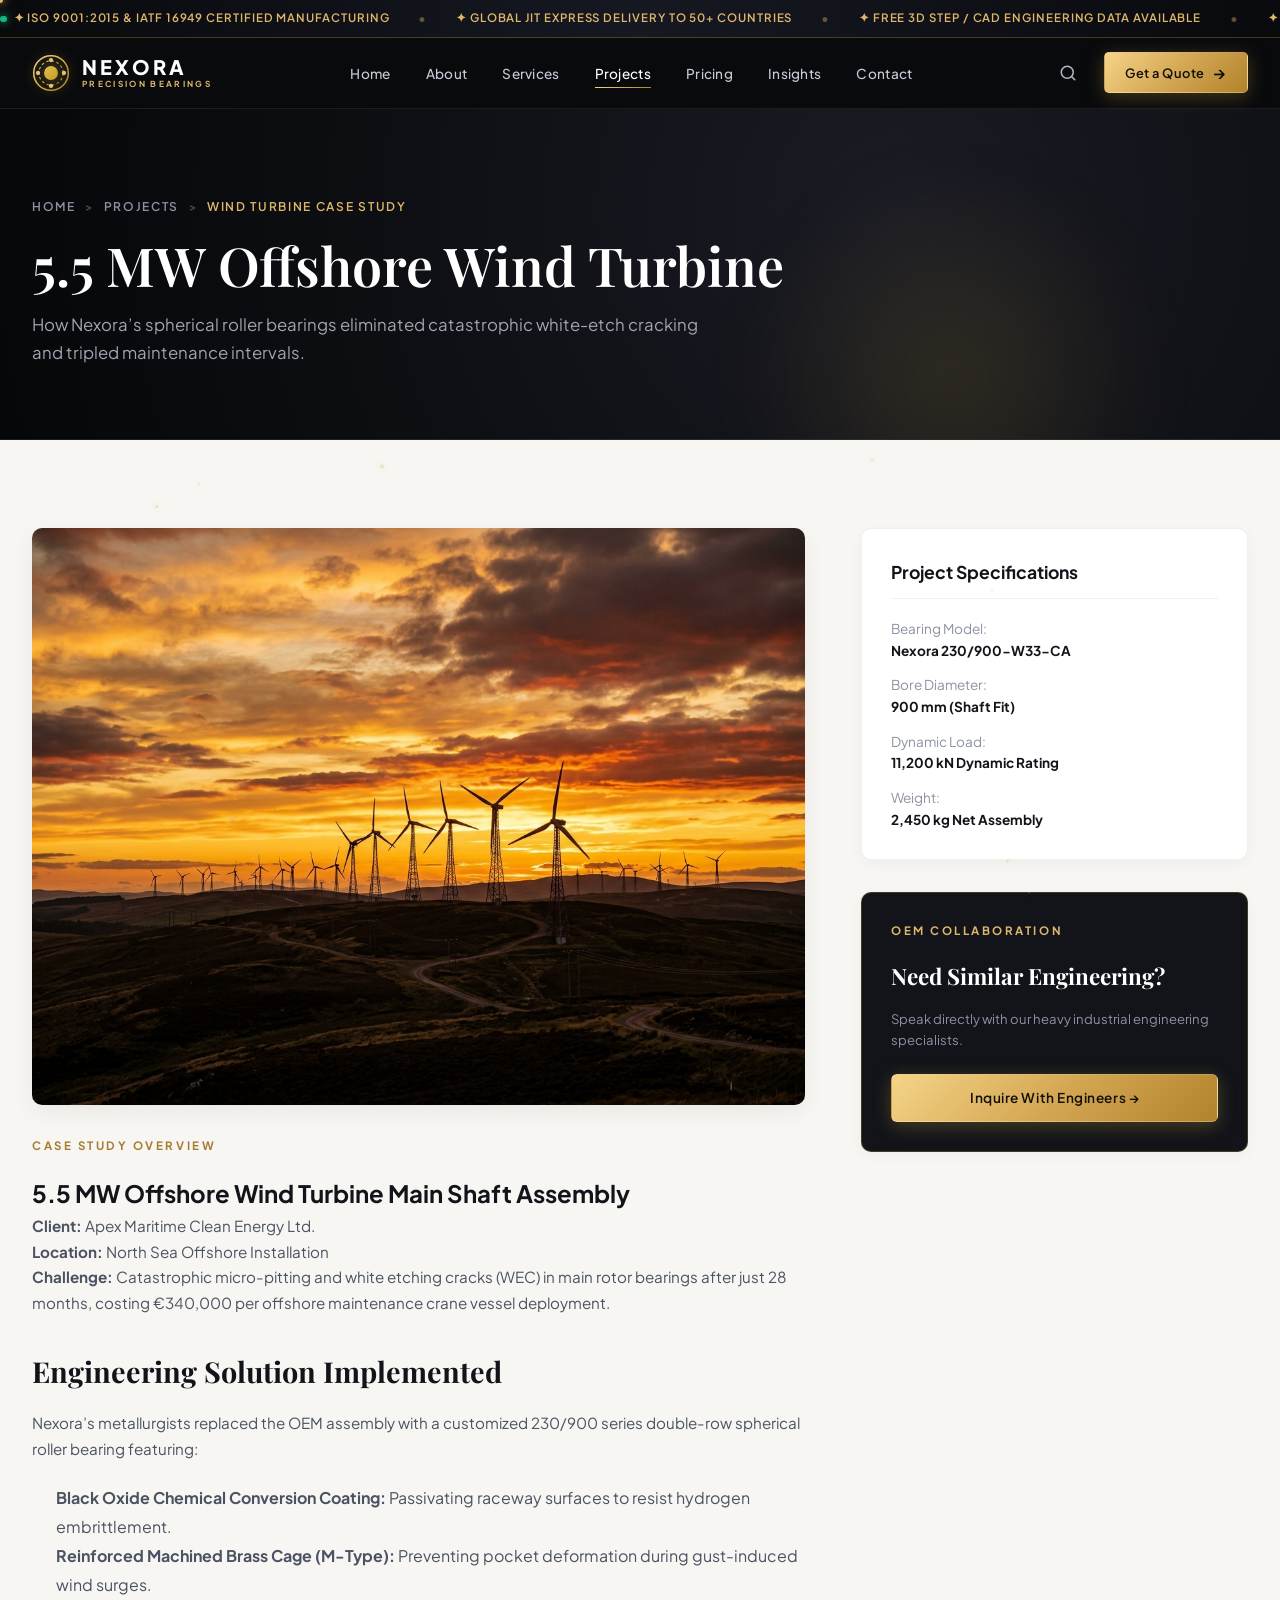
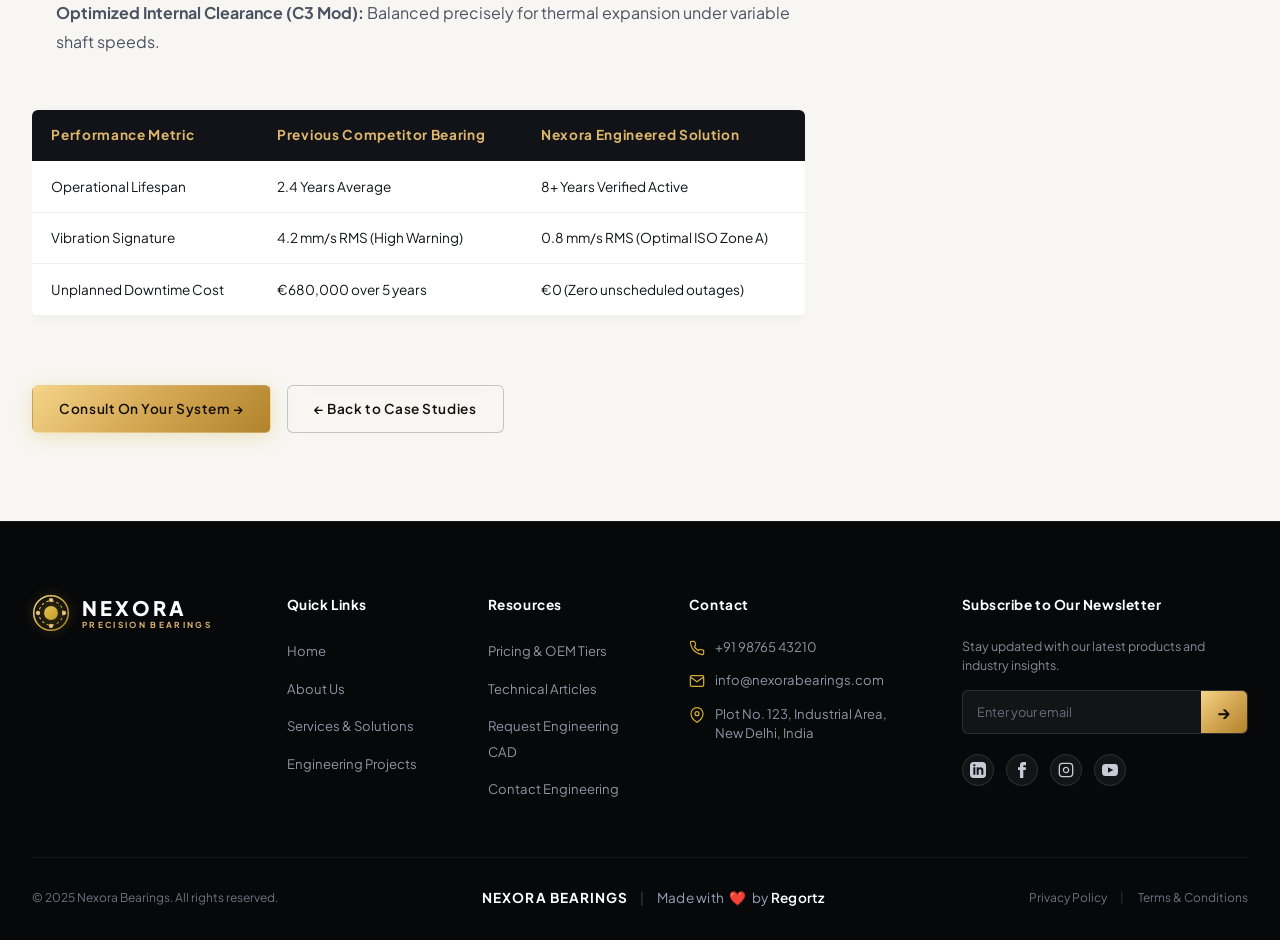
<file: project-details.html>
﻿<!DOCTYPE html>
<html lang="en">
<head>
    <meta charset="UTF-8">
    <meta name="viewport" content="width=device-width, initial-scale=1.0">
    <title>Offshore Wind Main Shaft Assembly Case Study | Nexora Precision Bearings</title>
    <link rel="preconnect" href="https://fonts.googleapis.com">
    <link rel="preconnect" href="https://fonts.gstatic.com" crossorigin>
    <link href="https://fonts.googleapis.com/css2?family=Cormorant+Garamond:ital,wght@0,500;0,600;0,700;1,600;1,700&family=Playfair+Display:ital,wght@0,500;0,600;0,700;1,500;1,600&family=Plus+Jakarta+Sans:wght@300;400;500;600;700&display=swap" rel="stylesheet">
    <link rel="stylesheet" href="styles.css">
</head>
<body>

    <!-- Top Sliding Announcement Strip -->
    <div class="announcement-strip" role="region" aria-label="Nexora Announcements">
        <div class="marquee-track">
            <div class="marquee-content">
                <span>✦ ISO 9001:2015 & IATF 16949 Certified Manufacturing</span>
                <span class="sep-dot">&bull;</span>
                <span>✦ Global JIT Express Delivery to 50+ Countries</span>
                <span class="sep-dot">&bull;</span>
                <span>✦ Free 3D STEP / CAD Engineering Data Available</span>
                <span class="sep-dot">&bull;</span>
                <span>✦ High-Precision Tolerances up to ABEC-9 / P2 Standards</span>
                <span class="sep-dot">&bull;</span>
                <span>✦ Direct Technical Sales Hotline: +91 98765 43210</span>
                <span class="sep-dot">&bull;</span>
                <span>✦ Inquire for Tier-1 OEM Sourcing & Production Volume Pricing</span>
                <span class="sep-dot">&bull;</span>
            </div>
            <!-- Duplicate for seamless infinite loop -->
            <div class="marquee-content" aria-hidden="true">
                <span>✦ ISO 9001:2015 & IATF 16949 Certified Manufacturing</span>
                <span class="sep-dot">&bull;</span>
                <span>✦ Global JIT Express Delivery to 50+ Countries</span>
                <span class="sep-dot">&bull;</span>
                <span>✦ Free 3D STEP / CAD Engineering Data Available</span>
                <span class="sep-dot">&bull;</span>
                <span>✦ High-Precision Tolerances up to ABEC-9 / P2 Standards</span>
                <span class="sep-dot">&bull;</span>
                <span>✦ Direct Technical Sales Hotline: +91 98765 43210</span>
                <span class="sep-dot">&bull;</span>
                <span>✦ Inquire for Tier-1 OEM Sourcing & Production Volume Pricing</span>
                <span class="sep-dot">&bull;</span>
            </div>
        </div>
    </div>

    
    <header class="site-header" id="siteHeader">
        <div class="nav-container">
            <a href="index.html" class="brand-logo" aria-label="Nexora Precision Bearings Home">
                <div class="logo-mark">
                    <svg viewBox="0 0 44 44" fill="none" xmlns="http://www.w3.org/2000/svg" class="logo-svg">
                        <circle cx="22" cy="22" r="20" stroke="url(#goldGrad)" stroke-width="1.8"/>
                        <circle cx="22" cy="22" r="14" stroke="url(#goldGrad)" stroke-width="1.2" stroke-dasharray="3 3"/>
                        <circle cx="22" cy="22" r="8" fill="url(#goldGrad)"/>
                        <circle cx="22" cy="7" r="2.5" fill="#e5c07b"/>
                        <circle cx="37" cy="22" r="2.5" fill="#e5c07b"/>
                        <circle cx="22" cy="37" r="2.5" fill="#e5c07b"/>
                        <circle cx="7" cy="22" r="2.5" fill="#e5c07b"/>
                        <defs>
                            <linearGradient id="goldGrad" x1="0" y1="0" x2="44" y2="44" gradientUnits="userSpaceOnUse">
                                <stop offset="0%" stop-color="#f6dfa9"/>
                                <stop offset="50%" stop-color="#d4af37"/>
                                <stop offset="100%" stop-color="#9a7322"/>
                            </linearGradient>
                        </defs>
                    </svg>
                </div>
                <div class="logo-text-group">
                    <span class="logo-title">NEXORA</span>
                    <span class="logo-subtitle">PRECISION BEARINGS</span>
                </div>
            </a>

            <nav class="nav-menu" id="navMenu">
                <ul class="nav-list">
                    <li><a href="index.html" class="nav-link ">Home</a></li>
                    <li><a href="about-us.html" class="nav-link ">About</a></li>
                    <li><a href="services.html" class="nav-link ">Services</a></li>
                    <li><a href="project.html" class="nav-link active">Projects</a></li>
                    <li><a href="pricing.html" class="nav-link ">Pricing</a></li>
                    <li><a href="blog-3-colum.html" class="nav-link ">Insights</a></li>
                    <li><a href="contact-us.html" class="nav-link ">Contact</a></li>
                </ul>
            </nav>

            <div class="nav-actions">
                <button class="search-trigger" id="searchTrigger" aria-label="Open Search">
                    <svg viewBox="0 0 24 24" width="18" height="18" fill="none" stroke="currentColor" stroke-width="2" stroke-linecap="round" stroke-linejoin="round">
                        <circle cx="11" cy="11" r="8"></circle>
                        <line x1="21" y1="21" x2="16.65" y2="16.65"></line>
                    </svg>
                </button>
                <a href="contact-us.html" class="btn btn-gold btn-quote modal-trigger" data-modal="quoteModal">Get a Quote <span class="btn-arrow">&rarr;</span></a>
                <button class="mobile-toggle" id="mobileToggle" aria-label="Toggle Menu">
                    <span class="hamburger-bar"></span>
                    <span class="hamburger-bar"></span>
                    <span class="hamburger-bar"></span>
                </button>
            </div>
        </div>
    </header>
    

    <!-- Page Banner -->
    <section class="page-banner">
        <div class="page-banner-glow" aria-hidden="true"></div>
        <div class="container">
            <div class="page-banner-content">
                <div class="breadcrumb-nav">
                    <a href="index.html">Home</a>
                    <span class="breadcrumb-sep">&gt;</span><a href="project.html">Projects</a><span class="breadcrumb-sep">&gt;</span><span>Wind Turbine Case Study</span>
                </div>
                <h1 class="page-title">5.5 MW Offshore Wind Turbine</h1>
                <p class="page-lead">How Nexora’s spherical roller bearings eliminated catastrophic white-etch cracking and tripled maintenance intervals.</p>
            </div>
        </div>
    </section>

    <!-- Main Content -->
    <main>
        
<section class="inner-section light">
    <div class="container">
        <div class="service-details-layout">
            <div class="service-main-content">
                <img src="assets/nexora/industry_wind.jpg" alt="Wind Turbine Project" style="width: 100%; border-radius: var(--border-radius-md); box-shadow: 0 8px 25px rgba(0,0,0,0.06); margin-bottom: 2rem;">
                
                <span class="section-eyebrow">CASE STUDY OVERVIEW</span>
                <h2>5.5 MW Offshore Wind Turbine Main Shaft Assembly</h2>
                <p>
                    <strong>Client:</strong> Apex Maritime Clean Energy Ltd.<br>
                    <strong>Location:</strong> North Sea Offshore Installation<br>
                    <strong>Challenge:</strong> Catastrophic micro-pitting and white etching cracks (WEC) in main rotor bearings after just 28 months, costing &euro;340,000 per offshore maintenance crane vessel deployment.
                </p>

                <h3>Engineering Solution Implemented</h3>
                <p>
                    Nexora’s metallurgists replaced the OEM assembly with a customized 230/900 series double-row spherical roller bearing featuring:
                </p>
                <ul style="padding-left: 1.5rem; line-height: 1.8; color: var(--text-dark-secondary); margin-bottom: 1.5rem;">
                    <li><strong>Black Oxide Chemical Conversion Coating:</strong> Passivating raceway surfaces to resist hydrogen embrittlement.</li>
                    <li><strong>Reinforced Machined Brass Cage (M-Type):</strong> Preventing pocket deformation during gust-induced wind surges.</li>
                    <li><strong>Optimized Internal Clearance (C3 Mod):</strong> Balanced precisely for thermal expansion under variable shaft speeds.</li>
                </ul>

                <div class="table-responsive">
<table class="tech-table">
                    <thead>
                        <tr>
                            <th>Performance Metric</th>
                            <th>Previous Competitor Bearing</th>
                            <th>Nexora Engineered Solution</th>
                        </tr>
                    </thead>
                    <tbody>
                        <tr>
                            <td>Operational Lifespan</td>
                            <td>2.4 Years Average</td>
                            <td>8+ Years Verified Active</td>
                        </tr>
                        <tr>
                            <td>Vibration Signature</td>
                            <td>4.2 mm/s RMS (High Warning)</td>
                            <td>0.8 mm/s RMS (Optimal ISO Zone A)</td>
                        </tr>
                        <tr>
                            <td>Unplanned Downtime Cost</td>
                            <td>&euro;680,000 over 5 years</td>
                            <td>&euro;0 (Zero unscheduled outages)</td>
                        </tr>
                    </tbody>
                </table>
</div>

                <div style="margin-top: 2.5rem; display: flex; gap: 1rem;">
                    <a href="contact-us.html" class="btn btn-gold">Consult On Your System &rarr;</a>
                    <a href="project.html" class="btn btn-outline" style="color: #121008; border-color: rgba(0,0,0,0.2);">&larr; Back to Case Studies</a>
                </div>
            </div>

            <div class="service-sidebar">
                <div class="sidebar-box">
                    <h4 class="sidebar-title">Project Specifications</h4>
                    <div style="font-size: 0.85rem; display: flex; flex-direction: column; gap: 0.8rem;">
                        <div><span style="color: #8c92a2;">Bearing Model:</span> <strong style="display: block;">Nexora 230/900-W33-CA</strong></div>
                        <div><span style="color: #8c92a2;">Bore Diameter:</span> <strong style="display: block;">900 mm (Shaft Fit)</strong></div>
                        <div><span style="color: #8c92a2;">Dynamic Load:</span> <strong style="display: block;">11,200 kN Dynamic Rating</strong></div>
                        <div><span style="color: #8c92a2;">Weight:</span> <strong style="display: block;">2,450 kg Net Assembly</strong></div>
                    </div>
                </div>

                <div class="sidebar-box sidebar-box-dark">
                    <span class="section-eyebrow eyebrow-gold">OEM COLLABORATION</span>
                    <h4 style="font-family: var(--font-heading); font-size: 1.4rem; color: #fff; margin-bottom: 0.8rem;">Need Similar Engineering?</h4>
                    <p style="font-size: 0.82rem; color: #8c92a2; line-height: 1.6; margin-bottom: 1.5rem;">Speak directly with our heavy industrial engineering specialists.</p>
                    <a href="contact-us.html" class="btn btn-gold btn-block">Inquire With Engineers &rarr;</a>
                </div>
            </div>
        </div>
    </div>
</section>

    </main>

    
    <footer class="site-footer" id="footer">
        <div class="container">
            <div class="footer-main-grid">
                <div class="footer-col brand-col">
                    <a href="index.html" class="brand-logo footer-logo">
                        <div class="logo-mark">
                            <svg viewBox="0 0 44 44" fill="none" xmlns="http://www.w3.org/2000/svg" class="logo-svg">
                                <circle cx="22" cy="22" r="20" stroke="url(#goldGradFooter)" stroke-width="1.8"/>
                                <circle cx="22" cy="22" r="14" stroke="url(#goldGradFooter)" stroke-width="1.2" stroke-dasharray="3 3"/>
                                <circle cx="22" cy="22" r="8" fill="url(#goldGradFooter)"/>
                                <circle cx="22" cy="7" r="2.5" fill="#e5c07b"/>
                                <circle cx="37" cy="22" r="2.5" fill="#e5c07b"/>
                                <circle cx="22" cy="37" r="2.5" fill="#e5c07b"/>
                                <circle cx="7" cy="22" r="2.5" fill="#e5c07b"/>
                                <defs>
                                    <linearGradient id="goldGradFooter" x1="0" y1="0" x2="44" y2="44" gradientUnits="userSpaceOnUse">
                                        <stop offset="0%" stop-color="#f6dfa9"/>
                                        <stop offset="50%" stop-color="#d4af37"/>
                                        <stop offset="100%" stop-color="#9a7322"/>
                                    </linearGradient>
                                </defs>
                            </svg>
                        </div>
                        <div class="logo-text-group">
                            <span class="logo-title">NEXORA</span>
                            <span class="logo-subtitle">PRECISION BEARINGS</span>
                        </div>
                    </a>
                </div>

                <div class="footer-col links-col">
                    <h4 class="footer-heading">Quick Links</h4>
                    <ul class="footer-links">
                        <li><a href="index.html">Home</a></li>
                        <li><a href="about-us.html">About Us</a></li>
                        <li><a href="services.html">Services & Solutions</a></li>
                        <li><a href="project.html">Engineering Projects</a></li>
                    </ul>
                </div>

                <div class="footer-col support-col">
                    <h4 class="footer-heading">Resources</h4>
                    <ul class="footer-links">
                        <li><a href="pricing.html">Pricing & OEM Tiers</a></li>
                        <li><a href="blog-3-colum.html">Technical Articles</a></li>
                        <li><a href="contact-us.html">Request Engineering CAD</a></li>
                        <li><a href="contact-us.html">Contact Engineering</a></li>
                    </ul>
                </div>

                <div class="footer-col contact-col">
                    <h4 class="footer-heading">Contact</h4>
                    <ul class="footer-contact-list">
                        <li>
                            <svg viewBox="0 0 24 24" width="16" height="16" fill="none" stroke="#d4af37" stroke-width="1.8">
                                <path d="M22 16.92v3a2 2 0 0 1-2.18 2 19.79 19.79 0 0 1-8.63-3.07 19.5 19.5 0 0 1-6-6 19.79 19.79 0 0 1-3.07-8.67A2 2 0 0 1 4.11 2h3a2 2 0 0 1 2 1.72 12.84 12.84 0 0 0 .7 2.81 2 2 0 0 1-.45 2.11L8.09 9.91a16 16 0 0 0 6 6l1.27-1.27a2 2 0 0 1 2.11-.45 12.84 12.84 0 0 0 2.81.7A2 2 0 0 1 22 16.92z"/>
                            </svg>
                            <span>+91 98765 43210</span>
                        </li>
                        <li>
                            <svg viewBox="0 0 24 24" width="16" height="16" fill="none" stroke="#d4af37" stroke-width="1.8">
                                <path d="M4 4h16c1.1 0 2 .9 2 2v12c0 1.1-.9 2-2 2H4c-1.1 0-2-.9-2-2V6c0-1.1.9-2 2-2z"/>
                                <polyline points="22,6 12,13 2,6"/>
                            </svg>
                            <span>info@nexorabearings.com</span>
                        </li>
                        <li>
                            <svg viewBox="0 0 24 24" width="16" height="16" fill="none" stroke="#d4af37" stroke-width="1.8">
                                <path d="M21 10c0 7-9 13-9 13s-9-6-9-13a9 9 0 0 1 18 0z"/>
                                <circle cx="12" cy="10" r="3"/>
                            </svg>
                            <span>Plot No. 123, Industrial Area,<br>New Delhi, India</span>
                        </li>
                    </ul>
                </div>

                <div class="footer-col newsletter-col">
                    <h4 class="footer-heading">Subscribe to Our Newsletter</h4>
                    <p class="newsletter-sub">Stay updated with our latest products and industry insights.</p>
                    <form class="newsletter-form" id="newsletterForm">
                        <div class="newsletter-input-group">
                            <input type="email" placeholder="Enter your email" required aria-label="Email address">
                            <button type="submit" class="newsletter-submit-btn" aria-label="Submit">&rarr;</button>
                        </div>
                    </form>
                    <div class="social-links-row">
                        <a href="https://linkedin.com" target="_blank" rel="noopener" class="social-icon" aria-label="LinkedIn">
                            <svg viewBox="0 0 24 24" width="16" height="16" fill="currentColor"><path d="M19 0h-14c-2.761 0-5 2.239-5 5v14c0 2.761 2.239 5 5 5h14c2.762 0 5-2.239 5-5v-14c0-2.761-2.238-5-5-5zm-11 19h-3v-11h3v11zm-1.5-12.268c-.966 0-1.75-.79-1.75-1.764s.784-1.764 1.75-1.764 1.75.79 1.75 1.764-.783 1.764-1.75 1.764zm13.5 12.268h-3v-5.604c0-3.368-4-3.113-4 0v5.604h-3v-11h3v1.765c1.396-2.586 7-2.777 7 2.476v6.759z"/></svg>
                        </a>
                        <a href="https://facebook.com" target="_blank" rel="noopener" class="social-icon" aria-label="Facebook">
                            <svg viewBox="0 0 24 24" width="16" height="16" fill="currentColor"><path d="M9 8h-3v4h3v12h5v-12h3.642l.358-4h-4v-1.667c0-.955.192-1.333 1.115-1.333h2.885v-5h-3.808c-3.596 0-5.192 1.583-5.192 4.615v3.385z"/></svg>
                        </a>
                        <a href="https://instagram.com" target="_blank" rel="noopener" class="social-icon" aria-label="Instagram">
                            <svg viewBox="0 0 24 24" width="16" height="16" fill="none" stroke="currentColor" stroke-width="2"><rect x="2" y="2" width="20" height="20" rx="5" ry="5"></rect><path d="M16 11.37A4 4 0 1 1 12.63 8 4 4 0 0 1 16 11.37z"></path><line x1="17.5" y1="6.5" x2="17.51" y2="6.5"></line></svg>
                        </a>
                        <a href="https://youtube.com" target="_blank" rel="noopener" class="social-icon" aria-label="YouTube">
                            <svg viewBox="0 0 24 24" width="16" height="16" fill="currentColor"><path d="M19.615 3.184c-3.604-.246-11.631-.245-15.23 0-3.897.266-4.356 2.62-4.385 8.816.029 6.185.484 8.549 4.385 8.816 3.6.245 11.626.246 15.23 0 3.897-.266 4.356-2.62 4.385-8.816-.029-6.185-.484-8.549-4.385-8.816zm-10.615 12.816v-8l8 3.993-8 4.007z"/></svg>
                        </a>
                    </div>
                </div>
            </div>

            <div class="footer-bottom-bar">
                <div class="footer-copyright">&copy; 2025 Nexora Bearings. All rights reserved.</div>
                                <div class="footer-credit" style="display: inline-flex; align-items: center; justify-content: center; gap: 8px; font-size: 0.85rem; letter-spacing: 0.02em; color: #94a3b8; font-family: inherit;">
                    <span class="credit-brand" style="font-weight: 700; letter-spacing: 0.08em; color: #ffffff; text-transform: uppercase;">NEXORA BEARINGS</span>
                    <span class="credit-divider" style="color: rgba(255, 255, 255, 0.28); font-weight: 300; margin: 0 4px;">|</span>
                    <span class="credit-text" style="color: #94a3b8;">Made with <span class="credit-heart" aria-hidden="true" style="color: #ff385c; display: inline-block; margin: 0 3px;">❤️</span> by <span class="credit-author" style="color: #ffffff; font-weight: 600;">Regortz</span></span>
                </div>
                <div class="footer-legal-links">
                    <a href="#">Privacy Policy</a>
                    <span class="sep">|</span>
                    <a href="#">Terms & Conditions</a>
                </div>
            </div>
        </div>
    </footer>

    <!-- Interactive Quote Modal -->
    <div class="modal-backdrop" id="quoteModal" aria-hidden="true">
        <div class="modal-dialog">
            <button class="modal-close" aria-label="Close">&times;</button>
            <div class="modal-header">
                <span class="modal-eyebrow">CUSTOM INQUIRY</span>
                <h3 class="modal-title">Request an Engineering Quote</h3>
                <p class="modal-subtitle">Direct pricing from our precision technical sales division.</p>
            </div>
            <form class="modal-form" id="quoteForm">
                <div class="form-row">
                    <div class="form-group">
                        <label for="qName">Full Name *</label>
                        <input type="text" id="qName" required placeholder="John Doe">
                    </div>
                    <div class="form-group">
                        <label for="qCompany">Company Name *</label>
                        <input type="text" id="qCompany" required placeholder="Precision Industrial Corp">
                    </div>
                </div>
                <div class="form-row">
                    <div class="form-group">
                        <label for="qEmail">Business Email *</label>
                        <input type="email" id="qEmail" required placeholder="johndoe@domain.com">
                    </div>
                    <div class="form-group">
                        <label for="qPhone">Phone Number</label>
                        <input type="tel" id="qPhone" placeholder="+91 98765 00000">
                    </div>
                </div>
                <div class="form-group">
                    <label for="qType">Bearing Series Needed</label>
                    <select id="qType">
                        <option value="deep-groove">Deep Groove Ball Bearings</option>
                        <option value="roller">Cylindrical Roller Bearings</option>
                        <option value="tapered">Tapered Roller Bearings</option>
                        <option value="spherical">Spherical Roller Bearings</option>
                    </select>
                </div>
                <div class="form-group">
                    <label for="qMessage">Operational Specifications / Tolerances</label>
                    <textarea id="qMessage" rows="3" placeholder="Shaft diameter, RPM limits, temperature..."></textarea>
                </div>
                <button type="submit" class="btn btn-gold btn-block">Submit Quote Request &rarr;</button>
            </form>
        </div>
    </div>

    <!-- Search Overlay -->
    <div class="search-overlay" id="searchOverlay" aria-hidden="true">
        <div class="search-modal-box">
            <div class="search-header">
                <input type="text" id="searchInput" placeholder="Search by bearing series, ISO code, or industry..." autofocus>
                <button class="search-close-btn" id="searchClose" aria-label="Close">&times;</button>
            </div>
            <div class="search-results" id="searchResults">
                <div class="search-hint">Quick suggestions: <strong>Deep Groove</strong>, <strong>Tapered 32000</strong>, <strong>Spherical 22200</strong>, <strong>Wind Energy</strong></div>
            </div>
        </div>
    </div>

    <!-- Toast Notification -->
    <div class="toast-notification" id="toastNotice">
        <div class="toast-icon">&#10003;</div>
        <div class="toast-body">
            <strong id="toastTitle">Inquiry Sent</strong>
            <p id="toastMessage">Our engineering team will contact you shortly.</p>
        </div>
    </div>

    <script src="script.js"></script>
    
</body>
</html>
</file>
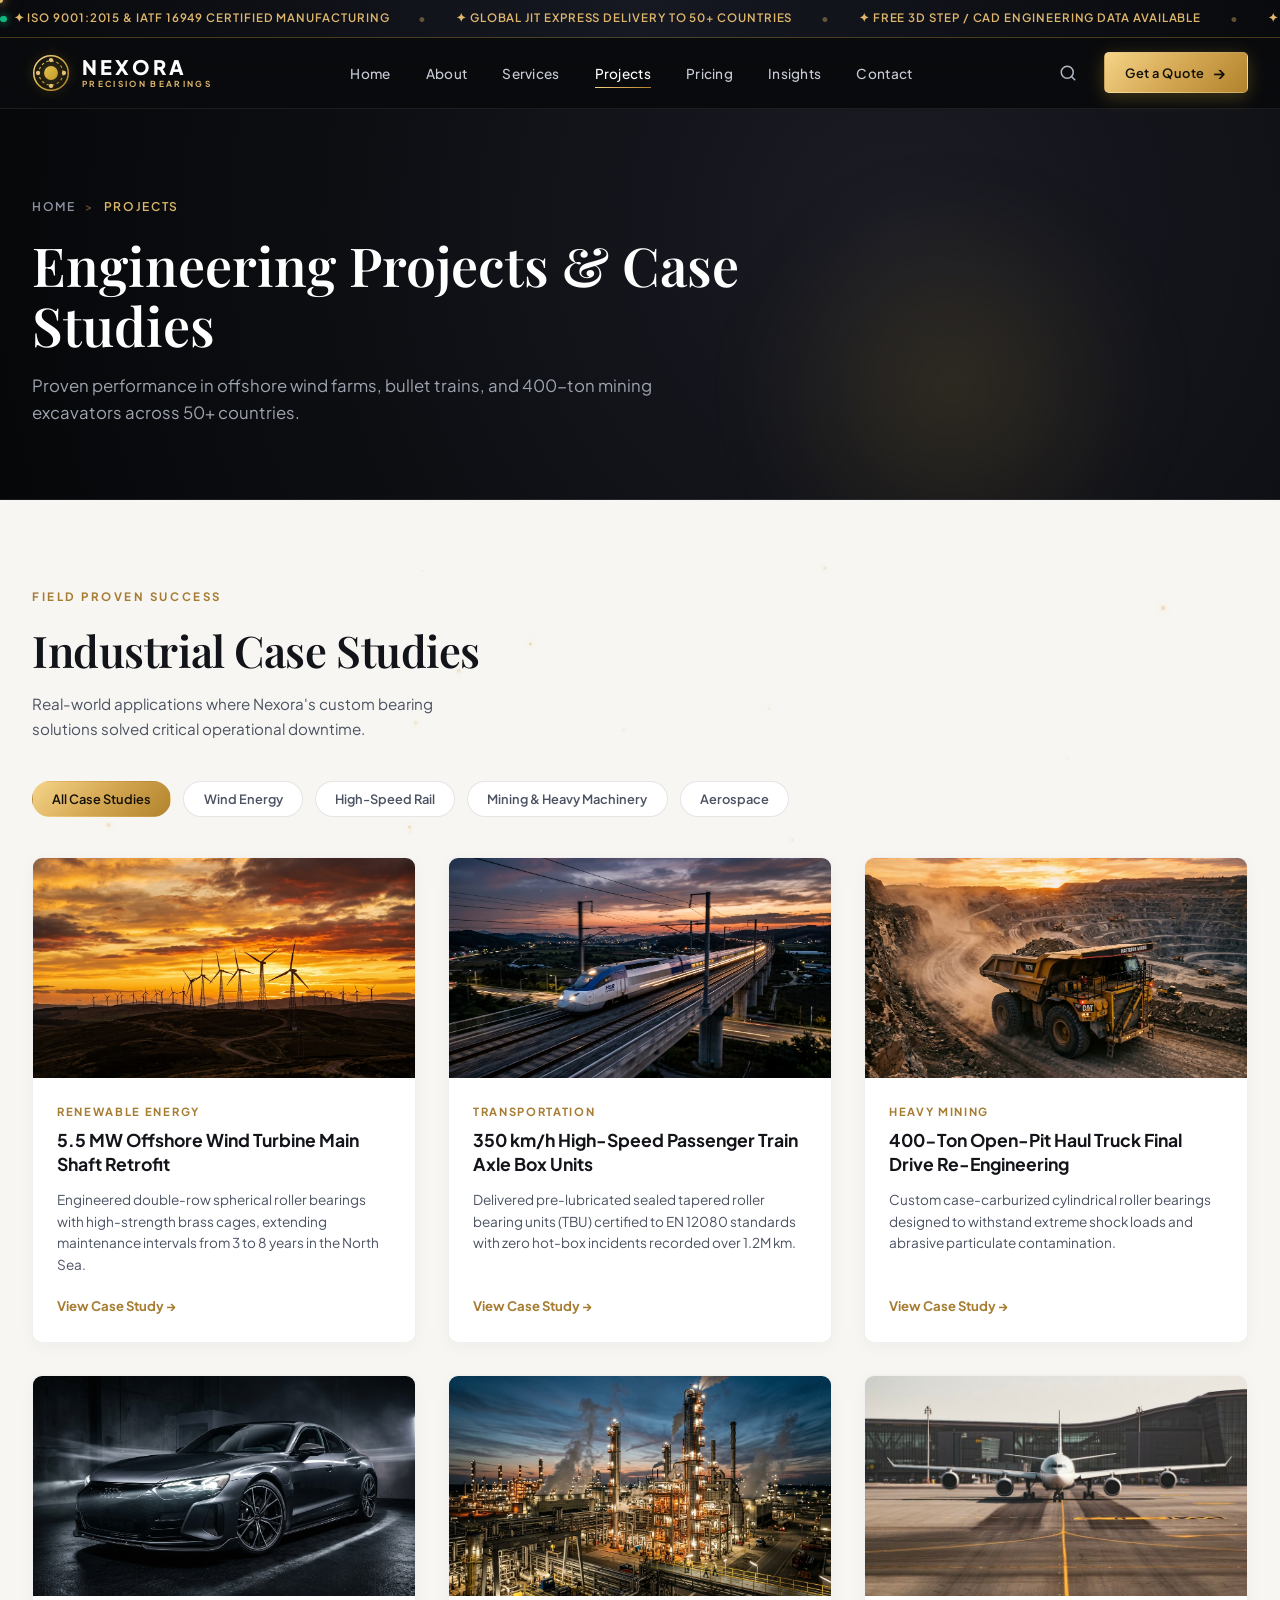
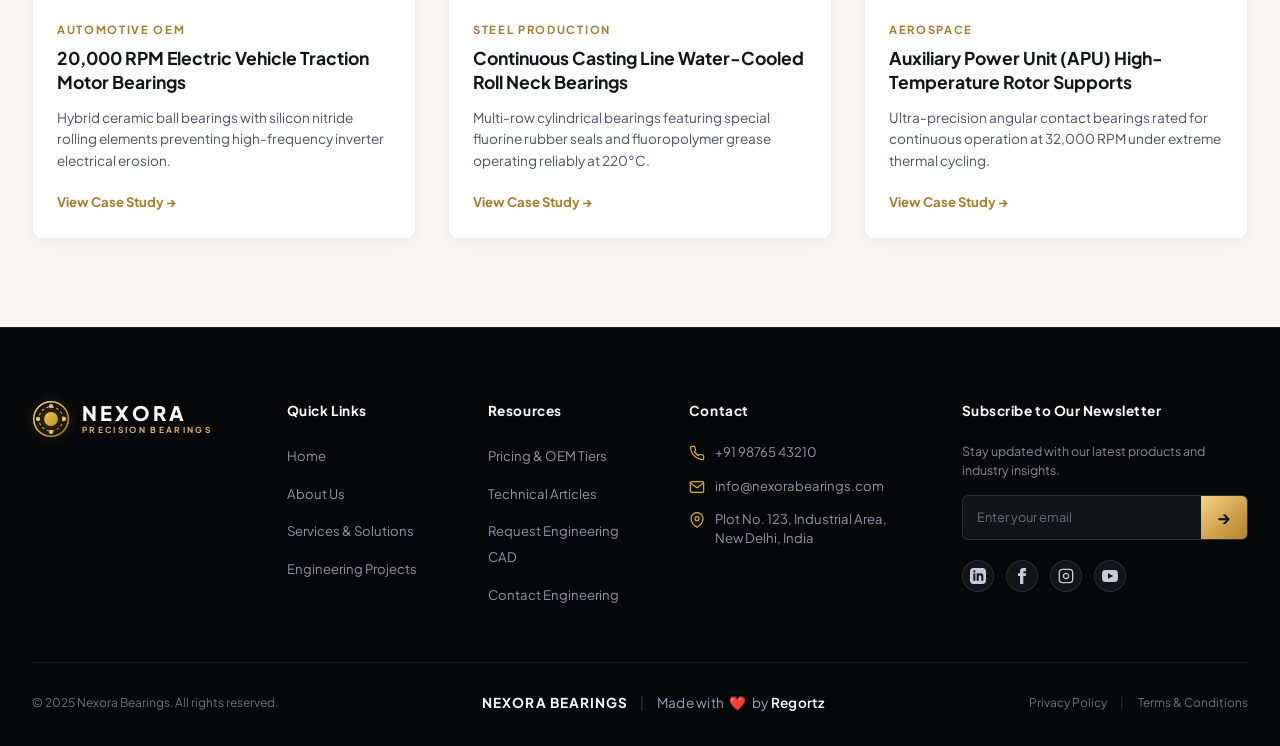
<file: project.html>
﻿<!DOCTYPE html>
<html lang="en">
<head>
    <meta charset="UTF-8">
    <meta name="viewport" content="width=device-width, initial-scale=1.0">
    <title>Engineering Projects & Case Studies | Nexora Precision Bearings</title>
    <link rel="preconnect" href="https://fonts.googleapis.com">
    <link rel="preconnect" href="https://fonts.gstatic.com" crossorigin>
    <link href="https://fonts.googleapis.com/css2?family=Cormorant+Garamond:ital,wght@0,500;0,600;0,700;1,600;1,700&family=Playfair+Display:ital,wght@0,500;0,600;0,700;1,500;1,600&family=Plus+Jakarta+Sans:wght@300;400;500;600;700&display=swap" rel="stylesheet">
    <link rel="stylesheet" href="styles.css">
</head>
<body>

    <!-- Top Sliding Announcement Strip -->
    <div class="announcement-strip" role="region" aria-label="Nexora Announcements">
        <div class="marquee-track">
            <div class="marquee-content">
                <span>✦ ISO 9001:2015 & IATF 16949 Certified Manufacturing</span>
                <span class="sep-dot">&bull;</span>
                <span>✦ Global JIT Express Delivery to 50+ Countries</span>
                <span class="sep-dot">&bull;</span>
                <span>✦ Free 3D STEP / CAD Engineering Data Available</span>
                <span class="sep-dot">&bull;</span>
                <span>✦ High-Precision Tolerances up to ABEC-9 / P2 Standards</span>
                <span class="sep-dot">&bull;</span>
                <span>✦ Direct Technical Sales Hotline: +91 98765 43210</span>
                <span class="sep-dot">&bull;</span>
                <span>✦ Inquire for Tier-1 OEM Sourcing & Production Volume Pricing</span>
                <span class="sep-dot">&bull;</span>
            </div>
            <!-- Duplicate for seamless infinite loop -->
            <div class="marquee-content" aria-hidden="true">
                <span>✦ ISO 9001:2015 & IATF 16949 Certified Manufacturing</span>
                <span class="sep-dot">&bull;</span>
                <span>✦ Global JIT Express Delivery to 50+ Countries</span>
                <span class="sep-dot">&bull;</span>
                <span>✦ Free 3D STEP / CAD Engineering Data Available</span>
                <span class="sep-dot">&bull;</span>
                <span>✦ High-Precision Tolerances up to ABEC-9 / P2 Standards</span>
                <span class="sep-dot">&bull;</span>
                <span>✦ Direct Technical Sales Hotline: +91 98765 43210</span>
                <span class="sep-dot">&bull;</span>
                <span>✦ Inquire for Tier-1 OEM Sourcing & Production Volume Pricing</span>
                <span class="sep-dot">&bull;</span>
            </div>
        </div>
    </div>

    
    <header class="site-header" id="siteHeader">
        <div class="nav-container">
            <a href="index.html" class="brand-logo" aria-label="Nexora Precision Bearings Home">
                <div class="logo-mark">
                    <svg viewBox="0 0 44 44" fill="none" xmlns="http://www.w3.org/2000/svg" class="logo-svg">
                        <circle cx="22" cy="22" r="20" stroke="url(#goldGrad)" stroke-width="1.8"/>
                        <circle cx="22" cy="22" r="14" stroke="url(#goldGrad)" stroke-width="1.2" stroke-dasharray="3 3"/>
                        <circle cx="22" cy="22" r="8" fill="url(#goldGrad)"/>
                        <circle cx="22" cy="7" r="2.5" fill="#e5c07b"/>
                        <circle cx="37" cy="22" r="2.5" fill="#e5c07b"/>
                        <circle cx="22" cy="37" r="2.5" fill="#e5c07b"/>
                        <circle cx="7" cy="22" r="2.5" fill="#e5c07b"/>
                        <defs>
                            <linearGradient id="goldGrad" x1="0" y1="0" x2="44" y2="44" gradientUnits="userSpaceOnUse">
                                <stop offset="0%" stop-color="#f6dfa9"/>
                                <stop offset="50%" stop-color="#d4af37"/>
                                <stop offset="100%" stop-color="#9a7322"/>
                            </linearGradient>
                        </defs>
                    </svg>
                </div>
                <div class="logo-text-group">
                    <span class="logo-title">NEXORA</span>
                    <span class="logo-subtitle">PRECISION BEARINGS</span>
                </div>
            </a>

            <nav class="nav-menu" id="navMenu">
                <ul class="nav-list">
                    <li><a href="index.html" class="nav-link ">Home</a></li>
                    <li><a href="about-us.html" class="nav-link ">About</a></li>
                    <li><a href="services.html" class="nav-link ">Services</a></li>
                    <li><a href="project.html" class="nav-link active">Projects</a></li>
                    <li><a href="pricing.html" class="nav-link ">Pricing</a></li>
                    <li><a href="blog-3-colum.html" class="nav-link ">Insights</a></li>
                    <li><a href="contact-us.html" class="nav-link ">Contact</a></li>
                </ul>
            </nav>

            <div class="nav-actions">
                <button class="search-trigger" id="searchTrigger" aria-label="Open Search">
                    <svg viewBox="0 0 24 24" width="18" height="18" fill="none" stroke="currentColor" stroke-width="2" stroke-linecap="round" stroke-linejoin="round">
                        <circle cx="11" cy="11" r="8"></circle>
                        <line x1="21" y1="21" x2="16.65" y2="16.65"></line>
                    </svg>
                </button>
                <a href="contact-us.html" class="btn btn-gold btn-quote modal-trigger" data-modal="quoteModal">Get a Quote <span class="btn-arrow">&rarr;</span></a>
                <button class="mobile-toggle" id="mobileToggle" aria-label="Toggle Menu">
                    <span class="hamburger-bar"></span>
                    <span class="hamburger-bar"></span>
                    <span class="hamburger-bar"></span>
                </button>
            </div>
        </div>
    </header>
    

    <!-- Page Banner -->
    <section class="page-banner">
        <div class="page-banner-glow" aria-hidden="true"></div>
        <div class="container">
            <div class="page-banner-content">
                <div class="breadcrumb-nav">
                    <a href="index.html">Home</a>
                    <span class="breadcrumb-sep">&gt;</span><span>Projects</span>
                </div>
                <h1 class="page-title">Engineering Projects & Case Studies</h1>
                <p class="page-lead">Proven performance in offshore wind farms, bullet trains, and 400-ton mining excavators across 50+ countries.</p>
            </div>
        </div>
    </section>

    <!-- Main Content -->
    <main>
        
<section class="inner-section light">
    <div class="container">
        <div style="max-width: 650px; margin-bottom: 2.5rem;">
            <span class="section-eyebrow">FIELD PROVEN SUCCESS</span>
            <h2 class="section-title">Industrial Case Studies</h2>
            <p class="section-subtitle">Real-world applications where Nexora's custom bearing solutions solved critical operational downtime.</p>
        </div>

        <div class="projects-filter-bar">
            <button class="filter-btn active">All Case Studies</button>
            <button class="filter-btn">Wind Energy</button>
            <button class="filter-btn">High-Speed Rail</button>
            <button class="filter-btn">Mining & Heavy Machinery</button>
            <button class="filter-btn">Aerospace</button>
        </div>

        <div class="projects-grid">
            <div class="project-card-item">
                <img src="assets/nexora/industry_wind.jpg" alt="Wind Turbine" class="project-thumb">
                <div class="project-body">
                    <span class="project-category">RENEWABLE ENERGY</span>
                    <h3 class="project-title">5.5 MW Offshore Wind Turbine Main Shaft Retrofit</h3>
                    <p class="project-excerpt">Engineered double-row spherical roller bearings with high-strength brass cages, extending maintenance intervals from 3 to 8 years in the North Sea.</p>
                    <a href="project-details.html" class="service-link">View Case Study &rarr;</a>
                </div>
            </div>

            <div class="project-card-item">
                <img src="assets/nexora/industry_railway.jpg" alt="High Speed Rail" class="project-thumb">
                <div class="project-body">
                    <span class="project-category">TRANSPORTATION</span>
                    <h3 class="project-title">350 km/h High-Speed Passenger Train Axle Box Units</h3>
                    <p class="project-excerpt">Delivered pre-lubricated sealed tapered roller bearing units (TBU) certified to EN 12080 standards with zero hot-box incidents recorded over 1.2M km.</p>
                    <a href="project-details.html" class="service-link">View Case Study &rarr;</a>
                </div>
            </div>

            <div class="project-card-item">
                <img src="assets/nexora/industry_mining.jpg" alt="Mining Dump Truck" class="project-thumb">
                <div class="project-body">
                    <span class="project-category">HEAVY MINING</span>
                    <h3 class="project-title">400-Ton Open-Pit Haul Truck Final Drive Re-Engineering</h3>
                    <p class="project-excerpt">Custom case-carburized cylindrical roller bearings designed to withstand extreme shock loads and abrasive particulate contamination.</p>
                    <a href="project-details.html" class="service-link">View Case Study &rarr;</a>
                </div>
            </div>

            <div class="project-card-item">
                <img src="assets/nexora/industry_automotive.jpg" alt="Automotive Performance" class="project-thumb">
                <div class="project-body">
                    <span class="project-category">AUTOMOTIVE OEM</span>
                    <h3 class="project-title">20,000 RPM Electric Vehicle Traction Motor Bearings</h3>
                    <p class="project-excerpt">Hybrid ceramic ball bearings with silicon nitride rolling elements preventing high-frequency inverter electrical erosion.</p>
                    <a href="project-details.html" class="service-link">View Case Study &rarr;</a>
                </div>
            </div>

            <div class="project-card-item">
                <img src="assets/nexora/industry_factory.jpg" alt="Manufacturing Plant" class="project-thumb">
                <div class="project-body">
                    <span class="project-category">STEEL PRODUCTION</span>
                    <h3 class="project-title">Continuous Casting Line Water-Cooled Roll Neck Bearings</h3>
                    <p class="project-excerpt">Multi-row cylindrical bearings featuring special fluorine rubber seals and fluoropolymer grease operating reliably at 220&deg;C.</p>
                    <a href="project-details.html" class="service-link">View Case Study &rarr;</a>
                </div>
            </div>

            <div class="project-card-item">
                <img src="assets/nexora/industry_aerospace.jpg" alt="Aerospace Turbine" class="project-thumb">
                <div class="project-body">
                    <span class="project-category">AEROSPACE</span>
                    <h3 class="project-title">Auxiliary Power Unit (APU) High-Temperature Rotor Supports</h3>
                    <p class="project-excerpt">Ultra-precision angular contact bearings rated for continuous operation at 32,000 RPM under extreme thermal cycling.</p>
                    <a href="project-details.html" class="service-link">View Case Study &rarr;</a>
                </div>
            </div>
        </div>
    </div>
</section>

    </main>

    
    <footer class="site-footer" id="footer">
        <div class="container">
            <div class="footer-main-grid">
                <div class="footer-col brand-col">
                    <a href="index.html" class="brand-logo footer-logo">
                        <div class="logo-mark">
                            <svg viewBox="0 0 44 44" fill="none" xmlns="http://www.w3.org/2000/svg" class="logo-svg">
                                <circle cx="22" cy="22" r="20" stroke="url(#goldGradFooter)" stroke-width="1.8"/>
                                <circle cx="22" cy="22" r="14" stroke="url(#goldGradFooter)" stroke-width="1.2" stroke-dasharray="3 3"/>
                                <circle cx="22" cy="22" r="8" fill="url(#goldGradFooter)"/>
                                <circle cx="22" cy="7" r="2.5" fill="#e5c07b"/>
                                <circle cx="37" cy="22" r="2.5" fill="#e5c07b"/>
                                <circle cx="22" cy="37" r="2.5" fill="#e5c07b"/>
                                <circle cx="7" cy="22" r="2.5" fill="#e5c07b"/>
                                <defs>
                                    <linearGradient id="goldGradFooter" x1="0" y1="0" x2="44" y2="44" gradientUnits="userSpaceOnUse">
                                        <stop offset="0%" stop-color="#f6dfa9"/>
                                        <stop offset="50%" stop-color="#d4af37"/>
                                        <stop offset="100%" stop-color="#9a7322"/>
                                    </linearGradient>
                                </defs>
                            </svg>
                        </div>
                        <div class="logo-text-group">
                            <span class="logo-title">NEXORA</span>
                            <span class="logo-subtitle">PRECISION BEARINGS</span>
                        </div>
                    </a>
                </div>

                <div class="footer-col links-col">
                    <h4 class="footer-heading">Quick Links</h4>
                    <ul class="footer-links">
                        <li><a href="index.html">Home</a></li>
                        <li><a href="about-us.html">About Us</a></li>
                        <li><a href="services.html">Services & Solutions</a></li>
                        <li><a href="project.html">Engineering Projects</a></li>
                    </ul>
                </div>

                <div class="footer-col support-col">
                    <h4 class="footer-heading">Resources</h4>
                    <ul class="footer-links">
                        <li><a href="pricing.html">Pricing & OEM Tiers</a></li>
                        <li><a href="blog-3-colum.html">Technical Articles</a></li>
                        <li><a href="contact-us.html">Request Engineering CAD</a></li>
                        <li><a href="contact-us.html">Contact Engineering</a></li>
                    </ul>
                </div>

                <div class="footer-col contact-col">
                    <h4 class="footer-heading">Contact</h4>
                    <ul class="footer-contact-list">
                        <li>
                            <svg viewBox="0 0 24 24" width="16" height="16" fill="none" stroke="#d4af37" stroke-width="1.8">
                                <path d="M22 16.92v3a2 2 0 0 1-2.18 2 19.79 19.79 0 0 1-8.63-3.07 19.5 19.5 0 0 1-6-6 19.79 19.79 0 0 1-3.07-8.67A2 2 0 0 1 4.11 2h3a2 2 0 0 1 2 1.72 12.84 12.84 0 0 0 .7 2.81 2 2 0 0 1-.45 2.11L8.09 9.91a16 16 0 0 0 6 6l1.27-1.27a2 2 0 0 1 2.11-.45 12.84 12.84 0 0 0 2.81.7A2 2 0 0 1 22 16.92z"/>
                            </svg>
                            <span>+91 98765 43210</span>
                        </li>
                        <li>
                            <svg viewBox="0 0 24 24" width="16" height="16" fill="none" stroke="#d4af37" stroke-width="1.8">
                                <path d="M4 4h16c1.1 0 2 .9 2 2v12c0 1.1-.9 2-2 2H4c-1.1 0-2-.9-2-2V6c0-1.1.9-2 2-2z"/>
                                <polyline points="22,6 12,13 2,6"/>
                            </svg>
                            <span>info@nexorabearings.com</span>
                        </li>
                        <li>
                            <svg viewBox="0 0 24 24" width="16" height="16" fill="none" stroke="#d4af37" stroke-width="1.8">
                                <path d="M21 10c0 7-9 13-9 13s-9-6-9-13a9 9 0 0 1 18 0z"/>
                                <circle cx="12" cy="10" r="3"/>
                            </svg>
                            <span>Plot No. 123, Industrial Area,<br>New Delhi, India</span>
                        </li>
                    </ul>
                </div>

                <div class="footer-col newsletter-col">
                    <h4 class="footer-heading">Subscribe to Our Newsletter</h4>
                    <p class="newsletter-sub">Stay updated with our latest products and industry insights.</p>
                    <form class="newsletter-form" id="newsletterForm">
                        <div class="newsletter-input-group">
                            <input type="email" placeholder="Enter your email" required aria-label="Email address">
                            <button type="submit" class="newsletter-submit-btn" aria-label="Submit">&rarr;</button>
                        </div>
                    </form>
                    <div class="social-links-row">
                        <a href="https://linkedin.com" target="_blank" rel="noopener" class="social-icon" aria-label="LinkedIn">
                            <svg viewBox="0 0 24 24" width="16" height="16" fill="currentColor"><path d="M19 0h-14c-2.761 0-5 2.239-5 5v14c0 2.761 2.239 5 5 5h14c2.762 0 5-2.239 5-5v-14c0-2.761-2.238-5-5-5zm-11 19h-3v-11h3v11zm-1.5-12.268c-.966 0-1.75-.79-1.75-1.764s.784-1.764 1.75-1.764 1.75.79 1.75 1.764-.783 1.764-1.75 1.764zm13.5 12.268h-3v-5.604c0-3.368-4-3.113-4 0v5.604h-3v-11h3v1.765c1.396-2.586 7-2.777 7 2.476v6.759z"/></svg>
                        </a>
                        <a href="https://facebook.com" target="_blank" rel="noopener" class="social-icon" aria-label="Facebook">
                            <svg viewBox="0 0 24 24" width="16" height="16" fill="currentColor"><path d="M9 8h-3v4h3v12h5v-12h3.642l.358-4h-4v-1.667c0-.955.192-1.333 1.115-1.333h2.885v-5h-3.808c-3.596 0-5.192 1.583-5.192 4.615v3.385z"/></svg>
                        </a>
                        <a href="https://instagram.com" target="_blank" rel="noopener" class="social-icon" aria-label="Instagram">
                            <svg viewBox="0 0 24 24" width="16" height="16" fill="none" stroke="currentColor" stroke-width="2"><rect x="2" y="2" width="20" height="20" rx="5" ry="5"></rect><path d="M16 11.37A4 4 0 1 1 12.63 8 4 4 0 0 1 16 11.37z"></path><line x1="17.5" y1="6.5" x2="17.51" y2="6.5"></line></svg>
                        </a>
                        <a href="https://youtube.com" target="_blank" rel="noopener" class="social-icon" aria-label="YouTube">
                            <svg viewBox="0 0 24 24" width="16" height="16" fill="currentColor"><path d="M19.615 3.184c-3.604-.246-11.631-.245-15.23 0-3.897.266-4.356 2.62-4.385 8.816.029 6.185.484 8.549 4.385 8.816 3.6.245 11.626.246 15.23 0 3.897-.266 4.356-2.62 4.385-8.816-.029-6.185-.484-8.549-4.385-8.816zm-10.615 12.816v-8l8 3.993-8 4.007z"/></svg>
                        </a>
                    </div>
                </div>
            </div>

            <div class="footer-bottom-bar">
                <div class="footer-copyright">&copy; 2025 Nexora Bearings. All rights reserved.</div>
                                <div class="footer-credit" style="display: inline-flex; align-items: center; justify-content: center; gap: 8px; font-size: 0.85rem; letter-spacing: 0.02em; color: #94a3b8; font-family: inherit;">
                    <span class="credit-brand" style="font-weight: 700; letter-spacing: 0.08em; color: #ffffff; text-transform: uppercase;">NEXORA BEARINGS</span>
                    <span class="credit-divider" style="color: rgba(255, 255, 255, 0.28); font-weight: 300; margin: 0 4px;">|</span>
                    <span class="credit-text" style="color: #94a3b8;">Made with <span class="credit-heart" aria-hidden="true" style="color: #ff385c; display: inline-block; margin: 0 3px;">❤️</span> by <span class="credit-author" style="color: #ffffff; font-weight: 600;">Regortz</span></span>
                </div>
                <div class="footer-legal-links">
                    <a href="#">Privacy Policy</a>
                    <span class="sep">|</span>
                    <a href="#">Terms & Conditions</a>
                </div>
            </div>
        </div>
    </footer>

    <!-- Interactive Quote Modal -->
    <div class="modal-backdrop" id="quoteModal" aria-hidden="true">
        <div class="modal-dialog">
            <button class="modal-close" aria-label="Close">&times;</button>
            <div class="modal-header">
                <span class="modal-eyebrow">CUSTOM INQUIRY</span>
                <h3 class="modal-title">Request an Engineering Quote</h3>
                <p class="modal-subtitle">Direct pricing from our precision technical sales division.</p>
            </div>
            <form class="modal-form" id="quoteForm">
                <div class="form-row">
                    <div class="form-group">
                        <label for="qName">Full Name *</label>
                        <input type="text" id="qName" required placeholder="John Doe">
                    </div>
                    <div class="form-group">
                        <label for="qCompany">Company Name *</label>
                        <input type="text" id="qCompany" required placeholder="Precision Industrial Corp">
                    </div>
                </div>
                <div class="form-row">
                    <div class="form-group">
                        <label for="qEmail">Business Email *</label>
                        <input type="email" id="qEmail" required placeholder="johndoe@domain.com">
                    </div>
                    <div class="form-group">
                        <label for="qPhone">Phone Number</label>
                        <input type="tel" id="qPhone" placeholder="+91 98765 00000">
                    </div>
                </div>
                <div class="form-group">
                    <label for="qType">Bearing Series Needed</label>
                    <select id="qType">
                        <option value="deep-groove">Deep Groove Ball Bearings</option>
                        <option value="roller">Cylindrical Roller Bearings</option>
                        <option value="tapered">Tapered Roller Bearings</option>
                        <option value="spherical">Spherical Roller Bearings</option>
                    </select>
                </div>
                <div class="form-group">
                    <label for="qMessage">Operational Specifications / Tolerances</label>
                    <textarea id="qMessage" rows="3" placeholder="Shaft diameter, RPM limits, temperature..."></textarea>
                </div>
                <button type="submit" class="btn btn-gold btn-block">Submit Quote Request &rarr;</button>
            </form>
        </div>
    </div>

    <!-- Search Overlay -->
    <div class="search-overlay" id="searchOverlay" aria-hidden="true">
        <div class="search-modal-box">
            <div class="search-header">
                <input type="text" id="searchInput" placeholder="Search by bearing series, ISO code, or industry..." autofocus>
                <button class="search-close-btn" id="searchClose" aria-label="Close">&times;</button>
            </div>
            <div class="search-results" id="searchResults">
                <div class="search-hint">Quick suggestions: <strong>Deep Groove</strong>, <strong>Tapered 32000</strong>, <strong>Spherical 22200</strong>, <strong>Wind Energy</strong></div>
            </div>
        </div>
    </div>

    <!-- Toast Notification -->
    <div class="toast-notification" id="toastNotice">
        <div class="toast-icon">&#10003;</div>
        <div class="toast-body">
            <strong id="toastTitle">Inquiry Sent</strong>
            <p id="toastMessage">Our engineering team will contact you shortly.</p>
        </div>
    </div>

    <script src="script.js"></script>
    
</body>
</html>
</file>
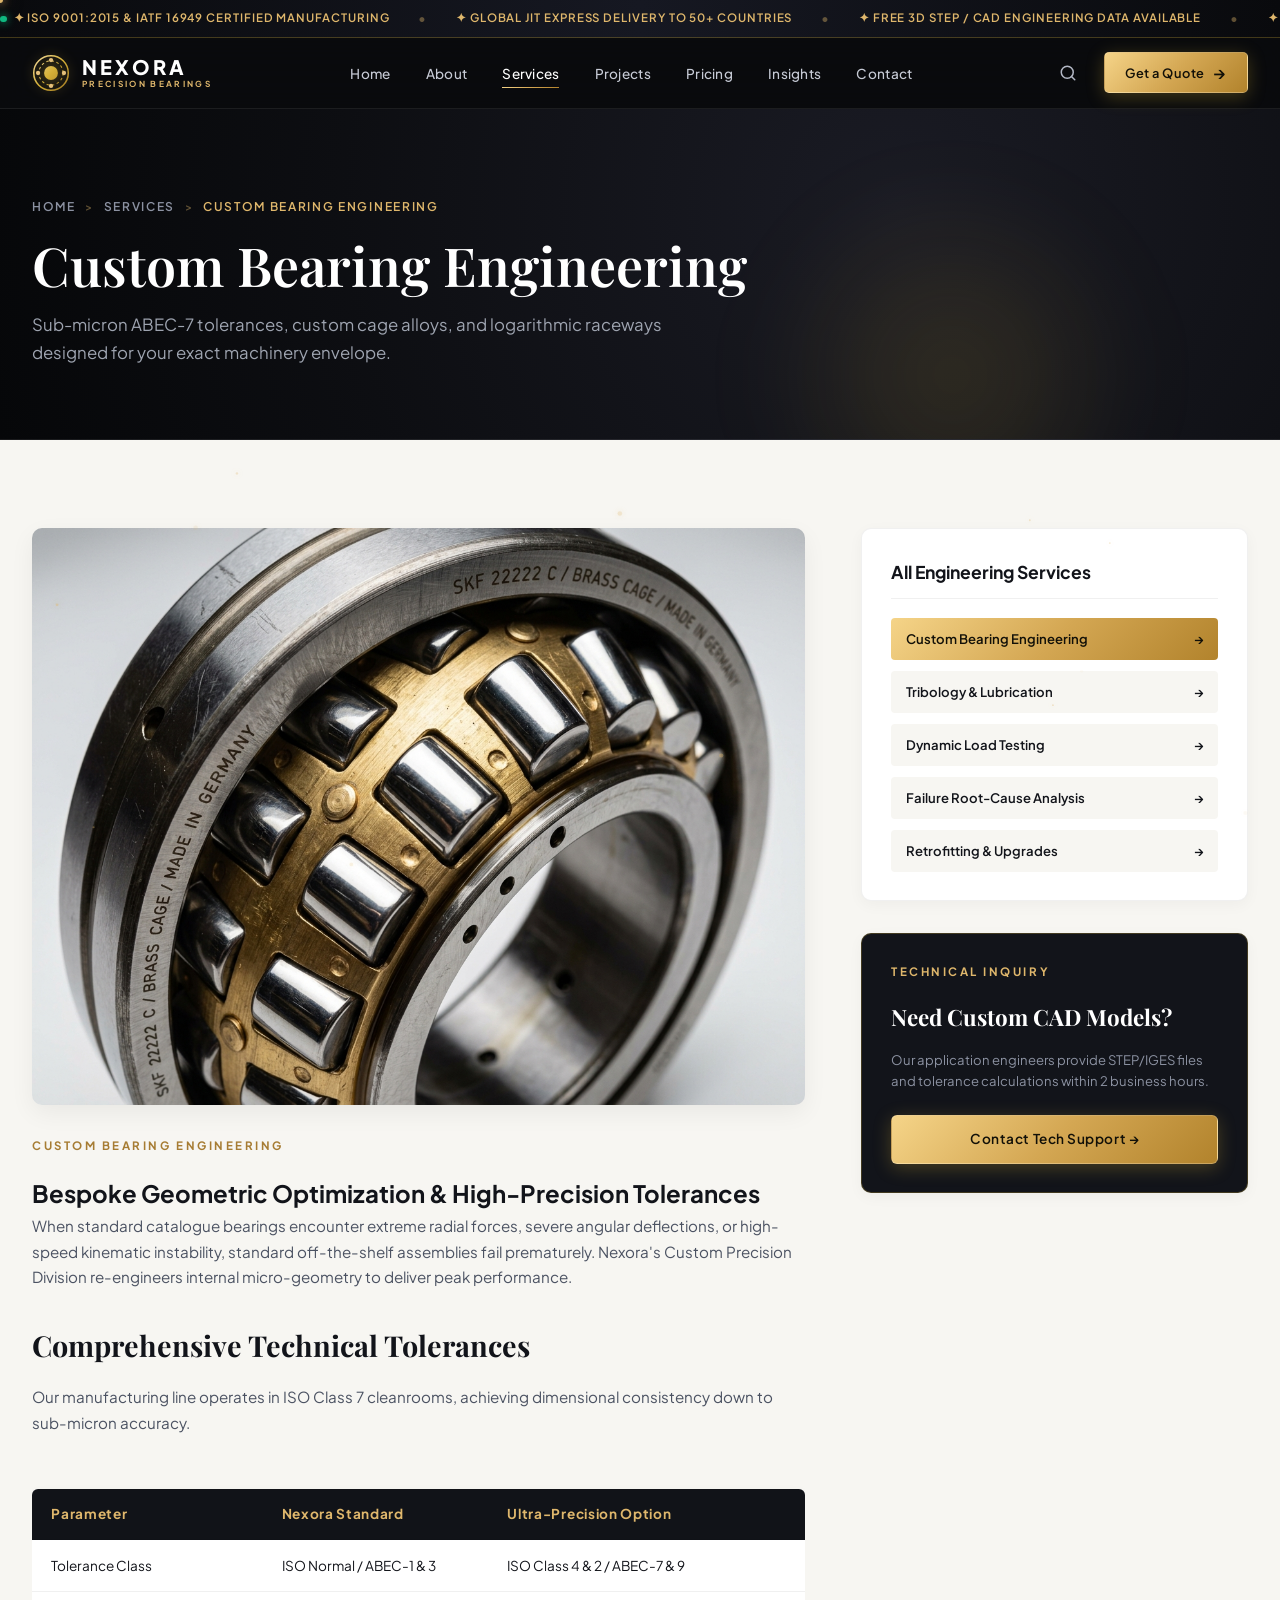
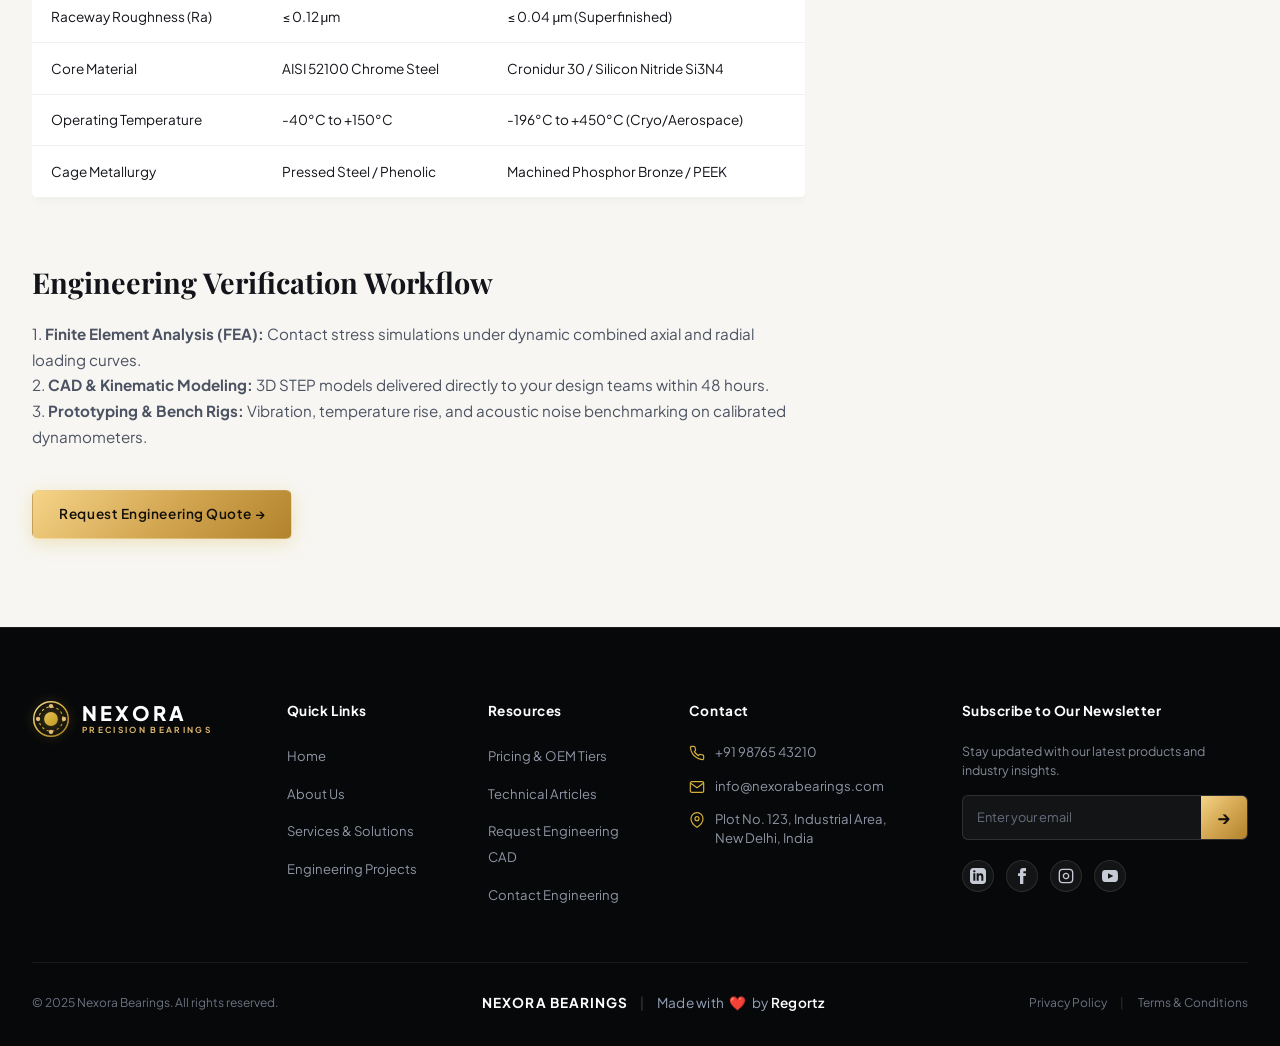
<file: services-details.html>
﻿<!DOCTYPE html>
<html lang="en">
<head>
    <meta charset="UTF-8">
    <meta name="viewport" content="width=device-width, initial-scale=1.0">
    <title>Custom Bearing Engineering Specs | Nexora Precision Bearings</title>
    <link rel="preconnect" href="https://fonts.googleapis.com">
    <link rel="preconnect" href="https://fonts.gstatic.com" crossorigin>
    <link href="https://fonts.googleapis.com/css2?family=Cormorant+Garamond:ital,wght@0,500;0,600;0,700;1,600;1,700&family=Playfair+Display:ital,wght@0,500;0,600;0,700;1,500;1,600&family=Plus+Jakarta+Sans:wght@300;400;500;600;700&display=swap" rel="stylesheet">
    <link rel="stylesheet" href="styles.css">
</head>
<body>

    <!-- Top Sliding Announcement Strip -->
    <div class="announcement-strip" role="region" aria-label="Nexora Announcements">
        <div class="marquee-track">
            <div class="marquee-content">
                <span>✦ ISO 9001:2015 & IATF 16949 Certified Manufacturing</span>
                <span class="sep-dot">&bull;</span>
                <span>✦ Global JIT Express Delivery to 50+ Countries</span>
                <span class="sep-dot">&bull;</span>
                <span>✦ Free 3D STEP / CAD Engineering Data Available</span>
                <span class="sep-dot">&bull;</span>
                <span>✦ High-Precision Tolerances up to ABEC-9 / P2 Standards</span>
                <span class="sep-dot">&bull;</span>
                <span>✦ Direct Technical Sales Hotline: +91 98765 43210</span>
                <span class="sep-dot">&bull;</span>
                <span>✦ Inquire for Tier-1 OEM Sourcing & Production Volume Pricing</span>
                <span class="sep-dot">&bull;</span>
            </div>
            <!-- Duplicate for seamless infinite loop -->
            <div class="marquee-content" aria-hidden="true">
                <span>✦ ISO 9001:2015 & IATF 16949 Certified Manufacturing</span>
                <span class="sep-dot">&bull;</span>
                <span>✦ Global JIT Express Delivery to 50+ Countries</span>
                <span class="sep-dot">&bull;</span>
                <span>✦ Free 3D STEP / CAD Engineering Data Available</span>
                <span class="sep-dot">&bull;</span>
                <span>✦ High-Precision Tolerances up to ABEC-9 / P2 Standards</span>
                <span class="sep-dot">&bull;</span>
                <span>✦ Direct Technical Sales Hotline: +91 98765 43210</span>
                <span class="sep-dot">&bull;</span>
                <span>✦ Inquire for Tier-1 OEM Sourcing & Production Volume Pricing</span>
                <span class="sep-dot">&bull;</span>
            </div>
        </div>
    </div>

    
    <header class="site-header" id="siteHeader">
        <div class="nav-container">
            <a href="index.html" class="brand-logo" aria-label="Nexora Precision Bearings Home">
                <div class="logo-mark">
                    <svg viewBox="0 0 44 44" fill="none" xmlns="http://www.w3.org/2000/svg" class="logo-svg">
                        <circle cx="22" cy="22" r="20" stroke="url(#goldGrad)" stroke-width="1.8"/>
                        <circle cx="22" cy="22" r="14" stroke="url(#goldGrad)" stroke-width="1.2" stroke-dasharray="3 3"/>
                        <circle cx="22" cy="22" r="8" fill="url(#goldGrad)"/>
                        <circle cx="22" cy="7" r="2.5" fill="#e5c07b"/>
                        <circle cx="37" cy="22" r="2.5" fill="#e5c07b"/>
                        <circle cx="22" cy="37" r="2.5" fill="#e5c07b"/>
                        <circle cx="7" cy="22" r="2.5" fill="#e5c07b"/>
                        <defs>
                            <linearGradient id="goldGrad" x1="0" y1="0" x2="44" y2="44" gradientUnits="userSpaceOnUse">
                                <stop offset="0%" stop-color="#f6dfa9"/>
                                <stop offset="50%" stop-color="#d4af37"/>
                                <stop offset="100%" stop-color="#9a7322"/>
                            </linearGradient>
                        </defs>
                    </svg>
                </div>
                <div class="logo-text-group">
                    <span class="logo-title">NEXORA</span>
                    <span class="logo-subtitle">PRECISION BEARINGS</span>
                </div>
            </a>

            <nav class="nav-menu" id="navMenu">
                <ul class="nav-list">
                    <li><a href="index.html" class="nav-link ">Home</a></li>
                    <li><a href="about-us.html" class="nav-link ">About</a></li>
                    <li><a href="services.html" class="nav-link active">Services</a></li>
                    <li><a href="project.html" class="nav-link ">Projects</a></li>
                    <li><a href="pricing.html" class="nav-link ">Pricing</a></li>
                    <li><a href="blog-3-colum.html" class="nav-link ">Insights</a></li>
                    <li><a href="contact-us.html" class="nav-link ">Contact</a></li>
                </ul>
            </nav>

            <div class="nav-actions">
                <button class="search-trigger" id="searchTrigger" aria-label="Open Search">
                    <svg viewBox="0 0 24 24" width="18" height="18" fill="none" stroke="currentColor" stroke-width="2" stroke-linecap="round" stroke-linejoin="round">
                        <circle cx="11" cy="11" r="8"></circle>
                        <line x1="21" y1="21" x2="16.65" y2="16.65"></line>
                    </svg>
                </button>
                <a href="contact-us.html" class="btn btn-gold btn-quote modal-trigger" data-modal="quoteModal">Get a Quote <span class="btn-arrow">&rarr;</span></a>
                <button class="mobile-toggle" id="mobileToggle" aria-label="Toggle Menu">
                    <span class="hamburger-bar"></span>
                    <span class="hamburger-bar"></span>
                    <span class="hamburger-bar"></span>
                </button>
            </div>
        </div>
    </header>
    

    <!-- Page Banner -->
    <section class="page-banner">
        <div class="page-banner-glow" aria-hidden="true"></div>
        <div class="container">
            <div class="page-banner-content">
                <div class="breadcrumb-nav">
                    <a href="index.html">Home</a>
                    <span class="breadcrumb-sep">&gt;</span><a href="services.html">Services</a><span class="breadcrumb-sep">&gt;</span><span>Custom Bearing Engineering</span>
                </div>
                <h1 class="page-title">Custom Bearing Engineering</h1>
                <p class="page-lead">Sub-micron ABEC-7 tolerances, custom cage alloys, and logarithmic raceways designed for your exact machinery envelope.</p>
            </div>
        </div>
    </section>

    <!-- Main Content -->
    <main>
        
<section class="inner-section light">
    <div class="container">
        <div class="service-details-layout">
            <div class="service-main-content">
                <img src="assets/nexora/why_us_bearing.jpg" alt="Custom Bearing Engineering" style="width: 100%; border-radius: var(--border-radius-md); box-shadow: 0 8px 25px rgba(0,0,0,0.06); margin-bottom: 2rem;">
                
                <span class="section-eyebrow">CUSTOM BEARING ENGINEERING</span>
                <h2>Bespoke Geometric Optimization & High-Precision Tolerances</h2>
                <p>
                    When standard catalogue bearings encounter extreme radial forces, severe angular deflections, or high-speed kinematic instability, standard off-the-shelf assemblies fail prematurely. Nexora's Custom Precision Division re-engineers internal micro-geometry to deliver peak performance.
                </p>

                <h3>Comprehensive Technical Tolerances</h3>
                <p>Our manufacturing line operates in ISO Class 7 cleanrooms, achieving dimensional consistency down to sub-micron accuracy.</p>

                <div class="table-responsive">
<table class="tech-table">
                    <thead>
                        <tr>
                            <th>Parameter</th>
                            <th>Nexora Standard</th>
                            <th>Ultra-Precision Option</th>
                        </tr>
                    </thead>
                    <tbody>
                        <tr>
                            <td>Tolerance Class</td>
                            <td>ISO Normal / ABEC-1 & 3</td>
                            <td>ISO Class 4 & 2 / ABEC-7 & 9</td>
                        </tr>
                        <tr>
                            <td>Raceway Roughness (Ra)</td>
                            <td>&le; 0.12 &mu;m</td>
                            <td>&le; 0.04 &mu;m (Superfinished)</td>
                        </tr>
                        <tr>
                            <td>Core Material</td>
                            <td>AISI 52100 Chrome Steel</td>
                            <td>Cronidur 30 / Silicon Nitride Si3N4</td>
                        </tr>
                        <tr>
                            <td>Operating Temperature</td>
                            <td>-40&deg;C to +150&deg;C</td>
                            <td>-196&deg;C to +450&deg;C (Cryo/Aerospace)</td>
                        </tr>
                        <tr>
                            <td>Cage Metallurgy</td>
                            <td>Pressed Steel / Phenolic</td>
                            <td>Machined Phosphor Bronze / PEEK</td>
                        </tr>
                    </tbody>
                </table>
</div>

                <h3>Engineering Verification Workflow</h3>
                <p>
                    1. <strong>Finite Element Analysis (FEA):</strong> Contact stress simulations under dynamic combined axial and radial loading curves.<br>
                    2. <strong>CAD & Kinematic Modeling:</strong> 3D STEP models delivered directly to your design teams within 48 hours.<br>
                    3. <strong>Prototyping & Bench Rigs:</strong> Vibration, temperature rise, and acoustic noise benchmarking on calibrated dynamometers.
                </p>

                <div style="margin-top: 2.5rem;">
                    <a href="contact-us.html" class="btn btn-gold">Request Engineering Quote &rarr;</a>
                </div>
            </div>

            <!-- Sidebar -->
            <div class="service-sidebar">
                <div class="sidebar-box">
                    <h4 class="sidebar-title">All Engineering Services</h4>
                    <div class="sidebar-links">
                        <a href="services-details.html" class="active">Custom Bearing Engineering <span>&rarr;</span></a>
                        <a href="services.html">Tribology & Lubrication <span>&rarr;</span></a>
                        <a href="services.html">Dynamic Load Testing <span>&rarr;</span></a>
                        <a href="services.html">Failure Root-Cause Analysis <span>&rarr;</span></a>
                        <a href="services.html">Retrofitting & Upgrades <span>&rarr;</span></a>
                    </div>
                </div>

                <div class="sidebar-box sidebar-box-dark">
                    <span class="section-eyebrow eyebrow-gold">TECHNICAL INQUIRY</span>
                    <h4 style="font-family: var(--font-heading); font-size: 1.4rem; color: #fff; margin-bottom: 0.8rem;">Need Custom CAD Models?</h4>
                    <p style="font-size: 0.82rem; color: #8c92a2; line-height: 1.6; margin-bottom: 1.5rem;">Our application engineers provide STEP/IGES files and tolerance calculations within 2 business hours.</p>
                    <a href="contact-us.html" class="btn btn-gold btn-block">Contact Tech Support &rarr;</a>
                </div>
            </div>
        </div>
    </div>
</section>

    </main>

    
    <footer class="site-footer" id="footer">
        <div class="container">
            <div class="footer-main-grid">
                <div class="footer-col brand-col">
                    <a href="index.html" class="brand-logo footer-logo">
                        <div class="logo-mark">
                            <svg viewBox="0 0 44 44" fill="none" xmlns="http://www.w3.org/2000/svg" class="logo-svg">
                                <circle cx="22" cy="22" r="20" stroke="url(#goldGradFooter)" stroke-width="1.8"/>
                                <circle cx="22" cy="22" r="14" stroke="url(#goldGradFooter)" stroke-width="1.2" stroke-dasharray="3 3"/>
                                <circle cx="22" cy="22" r="8" fill="url(#goldGradFooter)"/>
                                <circle cx="22" cy="7" r="2.5" fill="#e5c07b"/>
                                <circle cx="37" cy="22" r="2.5" fill="#e5c07b"/>
                                <circle cx="22" cy="37" r="2.5" fill="#e5c07b"/>
                                <circle cx="7" cy="22" r="2.5" fill="#e5c07b"/>
                                <defs>
                                    <linearGradient id="goldGradFooter" x1="0" y1="0" x2="44" y2="44" gradientUnits="userSpaceOnUse">
                                        <stop offset="0%" stop-color="#f6dfa9"/>
                                        <stop offset="50%" stop-color="#d4af37"/>
                                        <stop offset="100%" stop-color="#9a7322"/>
                                    </linearGradient>
                                </defs>
                            </svg>
                        </div>
                        <div class="logo-text-group">
                            <span class="logo-title">NEXORA</span>
                            <span class="logo-subtitle">PRECISION BEARINGS</span>
                        </div>
                    </a>
                </div>

                <div class="footer-col links-col">
                    <h4 class="footer-heading">Quick Links</h4>
                    <ul class="footer-links">
                        <li><a href="index.html">Home</a></li>
                        <li><a href="about-us.html">About Us</a></li>
                        <li><a href="services.html">Services & Solutions</a></li>
                        <li><a href="project.html">Engineering Projects</a></li>
                    </ul>
                </div>

                <div class="footer-col support-col">
                    <h4 class="footer-heading">Resources</h4>
                    <ul class="footer-links">
                        <li><a href="pricing.html">Pricing & OEM Tiers</a></li>
                        <li><a href="blog-3-colum.html">Technical Articles</a></li>
                        <li><a href="contact-us.html">Request Engineering CAD</a></li>
                        <li><a href="contact-us.html">Contact Engineering</a></li>
                    </ul>
                </div>

                <div class="footer-col contact-col">
                    <h4 class="footer-heading">Contact</h4>
                    <ul class="footer-contact-list">
                        <li>
                            <svg viewBox="0 0 24 24" width="16" height="16" fill="none" stroke="#d4af37" stroke-width="1.8">
                                <path d="M22 16.92v3a2 2 0 0 1-2.18 2 19.79 19.79 0 0 1-8.63-3.07 19.5 19.5 0 0 1-6-6 19.79 19.79 0 0 1-3.07-8.67A2 2 0 0 1 4.11 2h3a2 2 0 0 1 2 1.72 12.84 12.84 0 0 0 .7 2.81 2 2 0 0 1-.45 2.11L8.09 9.91a16 16 0 0 0 6 6l1.27-1.27a2 2 0 0 1 2.11-.45 12.84 12.84 0 0 0 2.81.7A2 2 0 0 1 22 16.92z"/>
                            </svg>
                            <span>+91 98765 43210</span>
                        </li>
                        <li>
                            <svg viewBox="0 0 24 24" width="16" height="16" fill="none" stroke="#d4af37" stroke-width="1.8">
                                <path d="M4 4h16c1.1 0 2 .9 2 2v12c0 1.1-.9 2-2 2H4c-1.1 0-2-.9-2-2V6c0-1.1.9-2 2-2z"/>
                                <polyline points="22,6 12,13 2,6"/>
                            </svg>
                            <span>info@nexorabearings.com</span>
                        </li>
                        <li>
                            <svg viewBox="0 0 24 24" width="16" height="16" fill="none" stroke="#d4af37" stroke-width="1.8">
                                <path d="M21 10c0 7-9 13-9 13s-9-6-9-13a9 9 0 0 1 18 0z"/>
                                <circle cx="12" cy="10" r="3"/>
                            </svg>
                            <span>Plot No. 123, Industrial Area,<br>New Delhi, India</span>
                        </li>
                    </ul>
                </div>

                <div class="footer-col newsletter-col">
                    <h4 class="footer-heading">Subscribe to Our Newsletter</h4>
                    <p class="newsletter-sub">Stay updated with our latest products and industry insights.</p>
                    <form class="newsletter-form" id="newsletterForm">
                        <div class="newsletter-input-group">
                            <input type="email" placeholder="Enter your email" required aria-label="Email address">
                            <button type="submit" class="newsletter-submit-btn" aria-label="Submit">&rarr;</button>
                        </div>
                    </form>
                    <div class="social-links-row">
                        <a href="https://linkedin.com" target="_blank" rel="noopener" class="social-icon" aria-label="LinkedIn">
                            <svg viewBox="0 0 24 24" width="16" height="16" fill="currentColor"><path d="M19 0h-14c-2.761 0-5 2.239-5 5v14c0 2.761 2.239 5 5 5h14c2.762 0 5-2.239 5-5v-14c0-2.761-2.238-5-5-5zm-11 19h-3v-11h3v11zm-1.5-12.268c-.966 0-1.75-.79-1.75-1.764s.784-1.764 1.75-1.764 1.75.79 1.75 1.764-.783 1.764-1.75 1.764zm13.5 12.268h-3v-5.604c0-3.368-4-3.113-4 0v5.604h-3v-11h3v1.765c1.396-2.586 7-2.777 7 2.476v6.759z"/></svg>
                        </a>
                        <a href="https://facebook.com" target="_blank" rel="noopener" class="social-icon" aria-label="Facebook">
                            <svg viewBox="0 0 24 24" width="16" height="16" fill="currentColor"><path d="M9 8h-3v4h3v12h5v-12h3.642l.358-4h-4v-1.667c0-.955.192-1.333 1.115-1.333h2.885v-5h-3.808c-3.596 0-5.192 1.583-5.192 4.615v3.385z"/></svg>
                        </a>
                        <a href="https://instagram.com" target="_blank" rel="noopener" class="social-icon" aria-label="Instagram">
                            <svg viewBox="0 0 24 24" width="16" height="16" fill="none" stroke="currentColor" stroke-width="2"><rect x="2" y="2" width="20" height="20" rx="5" ry="5"></rect><path d="M16 11.37A4 4 0 1 1 12.63 8 4 4 0 0 1 16 11.37z"></path><line x1="17.5" y1="6.5" x2="17.51" y2="6.5"></line></svg>
                        </a>
                        <a href="https://youtube.com" target="_blank" rel="noopener" class="social-icon" aria-label="YouTube">
                            <svg viewBox="0 0 24 24" width="16" height="16" fill="currentColor"><path d="M19.615 3.184c-3.604-.246-11.631-.245-15.23 0-3.897.266-4.356 2.62-4.385 8.816.029 6.185.484 8.549 4.385 8.816 3.6.245 11.626.246 15.23 0 3.897-.266 4.356-2.62 4.385-8.816-.029-6.185-.484-8.549-4.385-8.816zm-10.615 12.816v-8l8 3.993-8 4.007z"/></svg>
                        </a>
                    </div>
                </div>
            </div>

            <div class="footer-bottom-bar">
                <div class="footer-copyright">&copy; 2025 Nexora Bearings. All rights reserved.</div>
                                <div class="footer-credit" style="display: inline-flex; align-items: center; justify-content: center; gap: 8px; font-size: 0.85rem; letter-spacing: 0.02em; color: #94a3b8; font-family: inherit;">
                    <span class="credit-brand" style="font-weight: 700; letter-spacing: 0.08em; color: #ffffff; text-transform: uppercase;">NEXORA BEARINGS</span>
                    <span class="credit-divider" style="color: rgba(255, 255, 255, 0.28); font-weight: 300; margin: 0 4px;">|</span>
                    <span class="credit-text" style="color: #94a3b8;">Made with <span class="credit-heart" aria-hidden="true" style="color: #ff385c; display: inline-block; margin: 0 3px;">❤️</span> by <span class="credit-author" style="color: #ffffff; font-weight: 600;">Regortz</span></span>
                </div>
                <div class="footer-legal-links">
                    <a href="#">Privacy Policy</a>
                    <span class="sep">|</span>
                    <a href="#">Terms & Conditions</a>
                </div>
            </div>
        </div>
    </footer>

    <!-- Interactive Quote Modal -->
    <div class="modal-backdrop" id="quoteModal" aria-hidden="true">
        <div class="modal-dialog">
            <button class="modal-close" aria-label="Close">&times;</button>
            <div class="modal-header">
                <span class="modal-eyebrow">CUSTOM INQUIRY</span>
                <h3 class="modal-title">Request an Engineering Quote</h3>
                <p class="modal-subtitle">Direct pricing from our precision technical sales division.</p>
            </div>
            <form class="modal-form" id="quoteForm">
                <div class="form-row">
                    <div class="form-group">
                        <label for="qName">Full Name *</label>
                        <input type="text" id="qName" required placeholder="John Doe">
                    </div>
                    <div class="form-group">
                        <label for="qCompany">Company Name *</label>
                        <input type="text" id="qCompany" required placeholder="Precision Industrial Corp">
                    </div>
                </div>
                <div class="form-row">
                    <div class="form-group">
                        <label for="qEmail">Business Email *</label>
                        <input type="email" id="qEmail" required placeholder="johndoe@domain.com">
                    </div>
                    <div class="form-group">
                        <label for="qPhone">Phone Number</label>
                        <input type="tel" id="qPhone" placeholder="+91 98765 00000">
                    </div>
                </div>
                <div class="form-group">
                    <label for="qType">Bearing Series Needed</label>
                    <select id="qType">
                        <option value="deep-groove">Deep Groove Ball Bearings</option>
                        <option value="roller">Cylindrical Roller Bearings</option>
                        <option value="tapered">Tapered Roller Bearings</option>
                        <option value="spherical">Spherical Roller Bearings</option>
                    </select>
                </div>
                <div class="form-group">
                    <label for="qMessage">Operational Specifications / Tolerances</label>
                    <textarea id="qMessage" rows="3" placeholder="Shaft diameter, RPM limits, temperature..."></textarea>
                </div>
                <button type="submit" class="btn btn-gold btn-block">Submit Quote Request &rarr;</button>
            </form>
        </div>
    </div>

    <!-- Search Overlay -->
    <div class="search-overlay" id="searchOverlay" aria-hidden="true">
        <div class="search-modal-box">
            <div class="search-header">
                <input type="text" id="searchInput" placeholder="Search by bearing series, ISO code, or industry..." autofocus>
                <button class="search-close-btn" id="searchClose" aria-label="Close">&times;</button>
            </div>
            <div class="search-results" id="searchResults">
                <div class="search-hint">Quick suggestions: <strong>Deep Groove</strong>, <strong>Tapered 32000</strong>, <strong>Spherical 22200</strong>, <strong>Wind Energy</strong></div>
            </div>
        </div>
    </div>

    <!-- Toast Notification -->
    <div class="toast-notification" id="toastNotice">
        <div class="toast-icon">&#10003;</div>
        <div class="toast-body">
            <strong id="toastTitle">Inquiry Sent</strong>
            <p id="toastMessage">Our engineering team will contact you shortly.</p>
        </div>
    </div>

    <script src="script.js"></script>
    
</body>
</html>
</file>
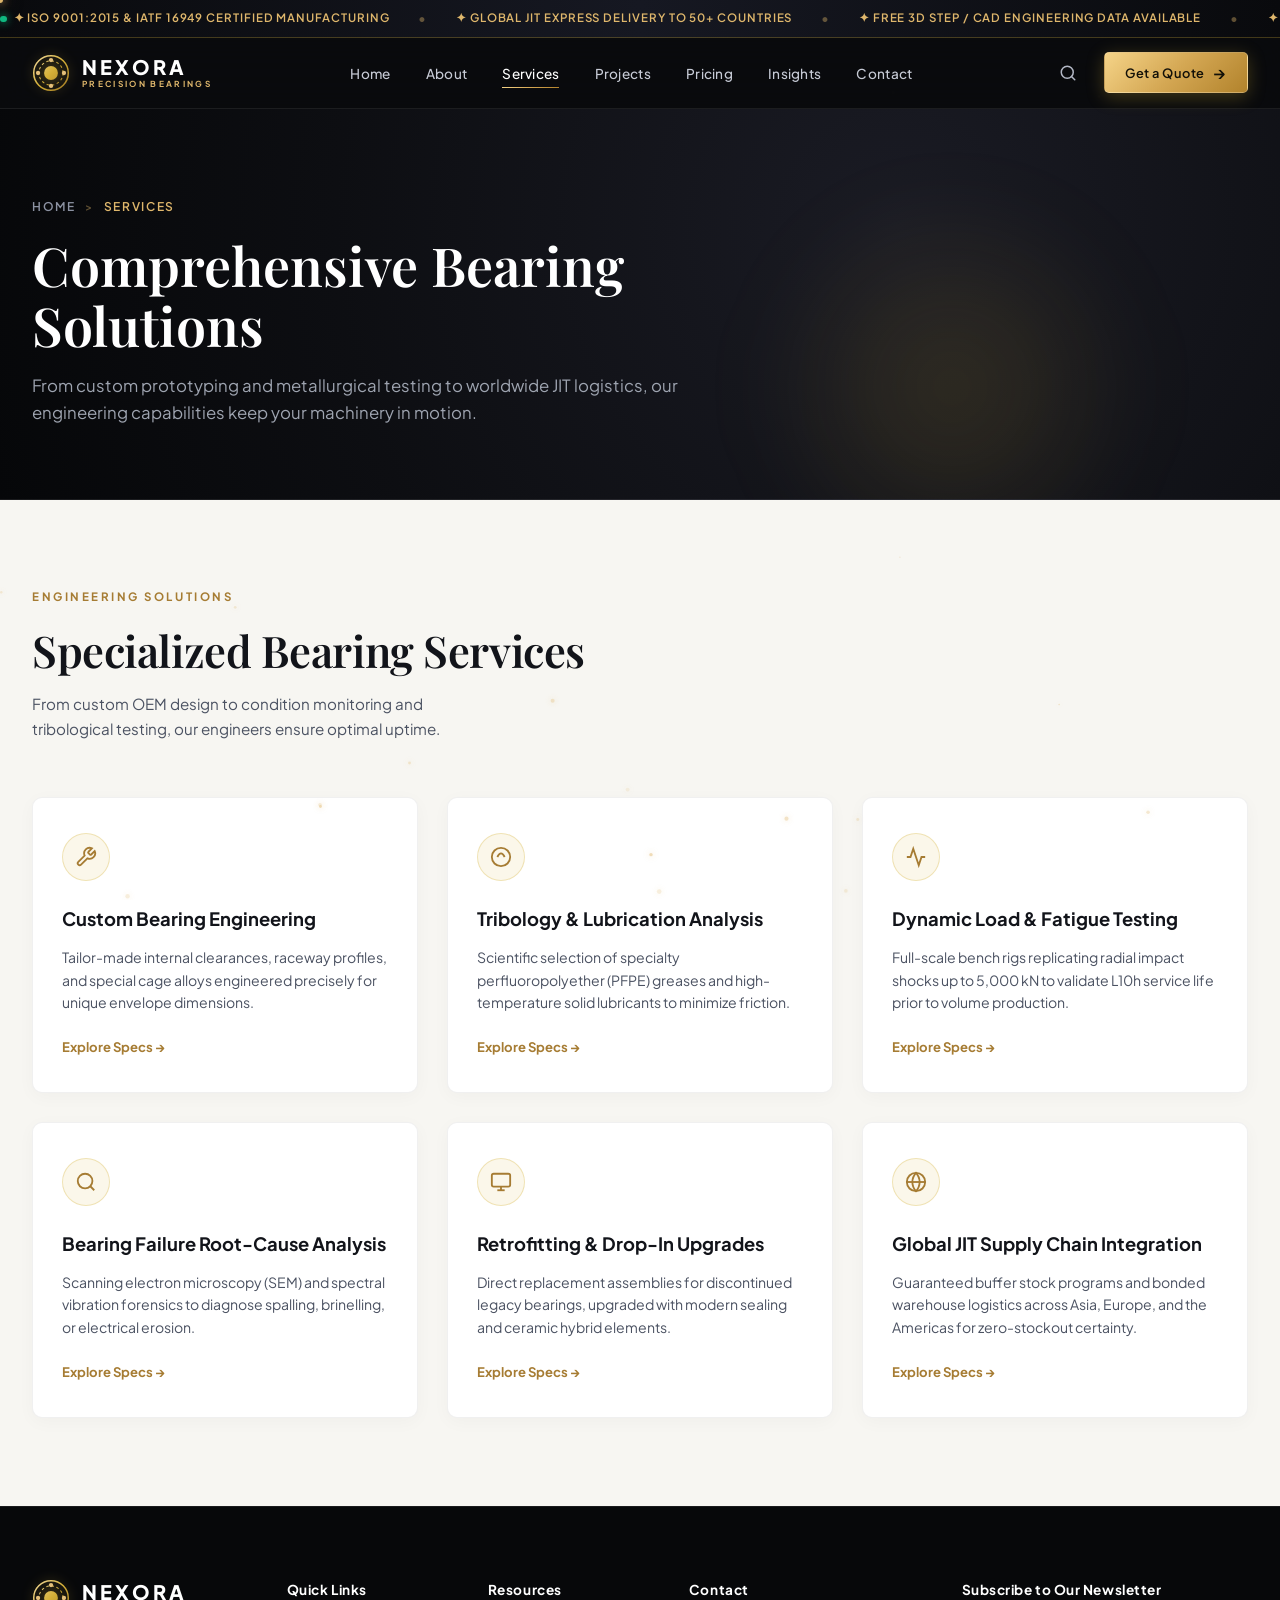
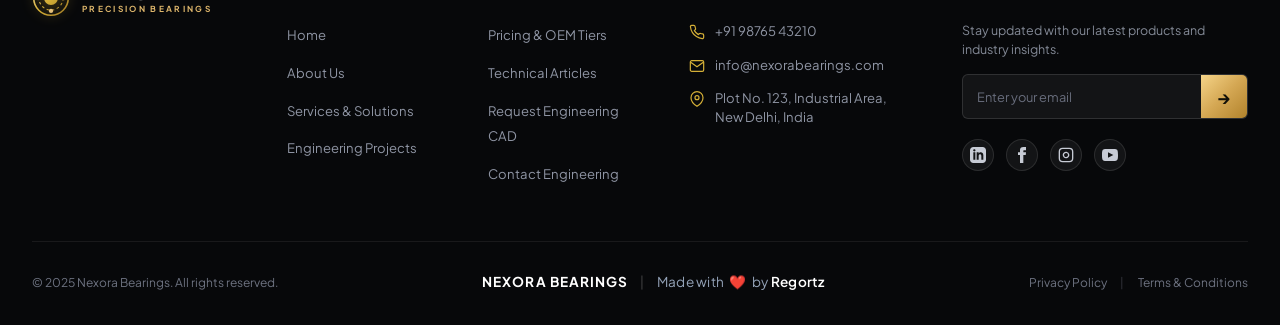
<file: services.html>
﻿<!DOCTYPE html>
<html lang="en">
<head>
    <meta charset="UTF-8">
    <meta name="viewport" content="width=device-width, initial-scale=1.0">
    <title>Engineering Services & Solutions | Nexora Precision Bearings</title>
    <link rel="preconnect" href="https://fonts.googleapis.com">
    <link rel="preconnect" href="https://fonts.gstatic.com" crossorigin>
    <link href="https://fonts.googleapis.com/css2?family=Cormorant+Garamond:ital,wght@0,500;0,600;0,700;1,600;1,700&family=Playfair+Display:ital,wght@0,500;0,600;0,700;1,500;1,600&family=Plus+Jakarta+Sans:wght@300;400;500;600;700&display=swap" rel="stylesheet">
    <link rel="stylesheet" href="styles.css">
</head>
<body>

    <!-- Top Sliding Announcement Strip -->
    <div class="announcement-strip" role="region" aria-label="Nexora Announcements">
        <div class="marquee-track">
            <div class="marquee-content">
                <span>✦ ISO 9001:2015 & IATF 16949 Certified Manufacturing</span>
                <span class="sep-dot">&bull;</span>
                <span>✦ Global JIT Express Delivery to 50+ Countries</span>
                <span class="sep-dot">&bull;</span>
                <span>✦ Free 3D STEP / CAD Engineering Data Available</span>
                <span class="sep-dot">&bull;</span>
                <span>✦ High-Precision Tolerances up to ABEC-9 / P2 Standards</span>
                <span class="sep-dot">&bull;</span>
                <span>✦ Direct Technical Sales Hotline: +91 98765 43210</span>
                <span class="sep-dot">&bull;</span>
                <span>✦ Inquire for Tier-1 OEM Sourcing & Production Volume Pricing</span>
                <span class="sep-dot">&bull;</span>
            </div>
            <!-- Duplicate for seamless infinite loop -->
            <div class="marquee-content" aria-hidden="true">
                <span>✦ ISO 9001:2015 & IATF 16949 Certified Manufacturing</span>
                <span class="sep-dot">&bull;</span>
                <span>✦ Global JIT Express Delivery to 50+ Countries</span>
                <span class="sep-dot">&bull;</span>
                <span>✦ Free 3D STEP / CAD Engineering Data Available</span>
                <span class="sep-dot">&bull;</span>
                <span>✦ High-Precision Tolerances up to ABEC-9 / P2 Standards</span>
                <span class="sep-dot">&bull;</span>
                <span>✦ Direct Technical Sales Hotline: +91 98765 43210</span>
                <span class="sep-dot">&bull;</span>
                <span>✦ Inquire for Tier-1 OEM Sourcing & Production Volume Pricing</span>
                <span class="sep-dot">&bull;</span>
            </div>
        </div>
    </div>

    
    <header class="site-header" id="siteHeader">
        <div class="nav-container">
            <a href="index.html" class="brand-logo" aria-label="Nexora Precision Bearings Home">
                <div class="logo-mark">
                    <svg viewBox="0 0 44 44" fill="none" xmlns="http://www.w3.org/2000/svg" class="logo-svg">
                        <circle cx="22" cy="22" r="20" stroke="url(#goldGrad)" stroke-width="1.8"/>
                        <circle cx="22" cy="22" r="14" stroke="url(#goldGrad)" stroke-width="1.2" stroke-dasharray="3 3"/>
                        <circle cx="22" cy="22" r="8" fill="url(#goldGrad)"/>
                        <circle cx="22" cy="7" r="2.5" fill="#e5c07b"/>
                        <circle cx="37" cy="22" r="2.5" fill="#e5c07b"/>
                        <circle cx="22" cy="37" r="2.5" fill="#e5c07b"/>
                        <circle cx="7" cy="22" r="2.5" fill="#e5c07b"/>
                        <defs>
                            <linearGradient id="goldGrad" x1="0" y1="0" x2="44" y2="44" gradientUnits="userSpaceOnUse">
                                <stop offset="0%" stop-color="#f6dfa9"/>
                                <stop offset="50%" stop-color="#d4af37"/>
                                <stop offset="100%" stop-color="#9a7322"/>
                            </linearGradient>
                        </defs>
                    </svg>
                </div>
                <div class="logo-text-group">
                    <span class="logo-title">NEXORA</span>
                    <span class="logo-subtitle">PRECISION BEARINGS</span>
                </div>
            </a>

            <nav class="nav-menu" id="navMenu">
                <ul class="nav-list">
                    <li><a href="index.html" class="nav-link ">Home</a></li>
                    <li><a href="about-us.html" class="nav-link ">About</a></li>
                    <li><a href="services.html" class="nav-link active">Services</a></li>
                    <li><a href="project.html" class="nav-link ">Projects</a></li>
                    <li><a href="pricing.html" class="nav-link ">Pricing</a></li>
                    <li><a href="blog-3-colum.html" class="nav-link ">Insights</a></li>
                    <li><a href="contact-us.html" class="nav-link ">Contact</a></li>
                </ul>
            </nav>

            <div class="nav-actions">
                <button class="search-trigger" id="searchTrigger" aria-label="Open Search">
                    <svg viewBox="0 0 24 24" width="18" height="18" fill="none" stroke="currentColor" stroke-width="2" stroke-linecap="round" stroke-linejoin="round">
                        <circle cx="11" cy="11" r="8"></circle>
                        <line x1="21" y1="21" x2="16.65" y2="16.65"></line>
                    </svg>
                </button>
                <a href="contact-us.html" class="btn btn-gold btn-quote modal-trigger" data-modal="quoteModal">Get a Quote <span class="btn-arrow">&rarr;</span></a>
                <button class="mobile-toggle" id="mobileToggle" aria-label="Toggle Menu">
                    <span class="hamburger-bar"></span>
                    <span class="hamburger-bar"></span>
                    <span class="hamburger-bar"></span>
                </button>
            </div>
        </div>
    </header>
    

    <!-- Page Banner -->
    <section class="page-banner">
        <div class="page-banner-glow" aria-hidden="true"></div>
        <div class="container">
            <div class="page-banner-content">
                <div class="breadcrumb-nav">
                    <a href="index.html">Home</a>
                    <span class="breadcrumb-sep">&gt;</span><span>Services</span>
                </div>
                <h1 class="page-title">Comprehensive Bearing Solutions</h1>
                <p class="page-lead">From custom prototyping and metallurgical testing to worldwide JIT logistics, our engineering capabilities keep your machinery in motion.</p>
            </div>
        </div>
    </section>

    <!-- Main Content -->
    <main>
        
<section class="inner-section light">
    <div class="container">
        <div style="max-width: 650px; margin-bottom: 3.5rem;">
            <span class="section-eyebrow">ENGINEERING SOLUTIONS</span>
            <h2 class="section-title">Specialized Bearing Services</h2>
            <p class="section-subtitle">From custom OEM design to condition monitoring and tribological testing, our engineers ensure optimal uptime.</p>
        </div>

        <div class="services-grid-3">
            <div class="service-card-item">
                <div class="service-icon-box">
                    <svg viewBox="0 0 24 24" fill="none" stroke="currentColor" stroke-width="2"><path d="M14.7 6.3a1 1 0 0 0 0 1.4l1.6 1.6a1 1 0 0 0 1.4 0l3.77-3.77a6 6 0 0 1-7.94 7.94l-6.91 6.91a2.12 2.12 0 0 1-3-3l6.91-6.91a6 6 0 0 1 7.94-7.94l-3.76 3.76z"/></svg>
                </div>
                <h3 class="service-title">Custom Bearing Engineering</h3>
                <p class="service-desc">Tailor-made internal clearances, raceway profiles, and special cage alloys engineered precisely for unique envelope dimensions.</p>
                <a href="services-details.html" class="service-link">Explore Specs &rarr;</a>
            </div>

            <div class="service-card-item">
                <div class="service-icon-box">
                    <svg viewBox="0 0 24 24" fill="none" stroke="currentColor" stroke-width="2"><circle cx="12" cy="12" r="10"/><path d="M8 12s2-4 4-4 4 4 4 4"/></svg>
                </div>
                <h3 class="service-title">Tribology & Lubrication Analysis</h3>
                <p class="service-desc">Scientific selection of specialty perfluoropolyether (PFPE) greases and high-temperature solid lubricants to minimize friction.</p>
                <a href="services-details.html" class="service-link">Explore Specs &rarr;</a>
            </div>

            <div class="service-card-item">
                <div class="service-icon-box">
                    <svg viewBox="0 0 24 24" fill="none" stroke="currentColor" stroke-width="2"><path d="M22 12h-4l-3 9L9 3l-3 9H2"/></svg>
                </div>
                <h3 class="service-title">Dynamic Load & Fatigue Testing</h3>
                <p class="service-desc">Full-scale bench rigs replicating radial impact shocks up to 5,000 kN to validate L10h service life prior to volume production.</p>
                <a href="services-details.html" class="service-link">Explore Specs &rarr;</a>
            </div>

            <div class="service-card-item">
                <div class="service-icon-box">
                    <svg viewBox="0 0 24 24" fill="none" stroke="currentColor" stroke-width="2"><circle cx="11" cy="11" r="8"/><line x1="21" y1="21" x2="16.65" y2="16.65"/></svg>
                </div>
                <h3 class="service-title">Bearing Failure Root-Cause Analysis</h3>
                <p class="service-desc">Scanning electron microscopy (SEM) and spectral vibration forensics to diagnose spalling, brinelling, or electrical erosion.</p>
                <a href="services-details.html" class="service-link">Explore Specs &rarr;</a>
            </div>

            <div class="service-card-item">
                <div class="service-icon-box">
                    <svg viewBox="0 0 24 24" fill="none" stroke="currentColor" stroke-width="2"><rect x="2" y="3" width="20" height="14" rx="2" ry="2"/><line x1="8" y1="21" x2="16" y2="21"/><line x1="12" y1="17" x2="12" y2="21"/></svg>
                </div>
                <h3 class="service-title">Retrofitting & Drop-In Upgrades</h3>
                <p class="service-desc">Direct replacement assemblies for discontinued legacy bearings, upgraded with modern sealing and ceramic hybrid elements.</p>
                <a href="services-details.html" class="service-link">Explore Specs &rarr;</a>
            </div>

            <div class="service-card-item">
                <div class="service-icon-box">
                    <svg viewBox="0 0 24 24" fill="none" stroke="currentColor" stroke-width="2"><circle cx="12" cy="12" r="10"/><line x1="2" y1="12" x2="22" y2="12"/><path d="M12 2a15.3 15.3 0 0 1 4 10 15.3 15.3 0 0 1-4 10 15.3 15.3 0 0 1-4-10 15.3 15.3 0 0 1 4-10z"/></svg>
                </div>
                <h3 class="service-title">Global JIT Supply Chain Integration</h3>
                <p class="service-desc">Guaranteed buffer stock programs and bonded warehouse logistics across Asia, Europe, and the Americas for zero-stockout certainty.</p>
                <a href="services-details.html" class="service-link">Explore Specs &rarr;</a>
            </div>
        </div>
    </div>
</section>

    </main>

    
    <footer class="site-footer" id="footer">
        <div class="container">
            <div class="footer-main-grid">
                <div class="footer-col brand-col">
                    <a href="index.html" class="brand-logo footer-logo">
                        <div class="logo-mark">
                            <svg viewBox="0 0 44 44" fill="none" xmlns="http://www.w3.org/2000/svg" class="logo-svg">
                                <circle cx="22" cy="22" r="20" stroke="url(#goldGradFooter)" stroke-width="1.8"/>
                                <circle cx="22" cy="22" r="14" stroke="url(#goldGradFooter)" stroke-width="1.2" stroke-dasharray="3 3"/>
                                <circle cx="22" cy="22" r="8" fill="url(#goldGradFooter)"/>
                                <circle cx="22" cy="7" r="2.5" fill="#e5c07b"/>
                                <circle cx="37" cy="22" r="2.5" fill="#e5c07b"/>
                                <circle cx="22" cy="37" r="2.5" fill="#e5c07b"/>
                                <circle cx="7" cy="22" r="2.5" fill="#e5c07b"/>
                                <defs>
                                    <linearGradient id="goldGradFooter" x1="0" y1="0" x2="44" y2="44" gradientUnits="userSpaceOnUse">
                                        <stop offset="0%" stop-color="#f6dfa9"/>
                                        <stop offset="50%" stop-color="#d4af37"/>
                                        <stop offset="100%" stop-color="#9a7322"/>
                                    </linearGradient>
                                </defs>
                            </svg>
                        </div>
                        <div class="logo-text-group">
                            <span class="logo-title">NEXORA</span>
                            <span class="logo-subtitle">PRECISION BEARINGS</span>
                        </div>
                    </a>
                </div>

                <div class="footer-col links-col">
                    <h4 class="footer-heading">Quick Links</h4>
                    <ul class="footer-links">
                        <li><a href="index.html">Home</a></li>
                        <li><a href="about-us.html">About Us</a></li>
                        <li><a href="services.html">Services & Solutions</a></li>
                        <li><a href="project.html">Engineering Projects</a></li>
                    </ul>
                </div>

                <div class="footer-col support-col">
                    <h4 class="footer-heading">Resources</h4>
                    <ul class="footer-links">
                        <li><a href="pricing.html">Pricing & OEM Tiers</a></li>
                        <li><a href="blog-3-colum.html">Technical Articles</a></li>
                        <li><a href="contact-us.html">Request Engineering CAD</a></li>
                        <li><a href="contact-us.html">Contact Engineering</a></li>
                    </ul>
                </div>

                <div class="footer-col contact-col">
                    <h4 class="footer-heading">Contact</h4>
                    <ul class="footer-contact-list">
                        <li>
                            <svg viewBox="0 0 24 24" width="16" height="16" fill="none" stroke="#d4af37" stroke-width="1.8">
                                <path d="M22 16.92v3a2 2 0 0 1-2.18 2 19.79 19.79 0 0 1-8.63-3.07 19.5 19.5 0 0 1-6-6 19.79 19.79 0 0 1-3.07-8.67A2 2 0 0 1 4.11 2h3a2 2 0 0 1 2 1.72 12.84 12.84 0 0 0 .7 2.81 2 2 0 0 1-.45 2.11L8.09 9.91a16 16 0 0 0 6 6l1.27-1.27a2 2 0 0 1 2.11-.45 12.84 12.84 0 0 0 2.81.7A2 2 0 0 1 22 16.92z"/>
                            </svg>
                            <span>+91 98765 43210</span>
                        </li>
                        <li>
                            <svg viewBox="0 0 24 24" width="16" height="16" fill="none" stroke="#d4af37" stroke-width="1.8">
                                <path d="M4 4h16c1.1 0 2 .9 2 2v12c0 1.1-.9 2-2 2H4c-1.1 0-2-.9-2-2V6c0-1.1.9-2 2-2z"/>
                                <polyline points="22,6 12,13 2,6"/>
                            </svg>
                            <span>info@nexorabearings.com</span>
                        </li>
                        <li>
                            <svg viewBox="0 0 24 24" width="16" height="16" fill="none" stroke="#d4af37" stroke-width="1.8">
                                <path d="M21 10c0 7-9 13-9 13s-9-6-9-13a9 9 0 0 1 18 0z"/>
                                <circle cx="12" cy="10" r="3"/>
                            </svg>
                            <span>Plot No. 123, Industrial Area,<br>New Delhi, India</span>
                        </li>
                    </ul>
                </div>

                <div class="footer-col newsletter-col">
                    <h4 class="footer-heading">Subscribe to Our Newsletter</h4>
                    <p class="newsletter-sub">Stay updated with our latest products and industry insights.</p>
                    <form class="newsletter-form" id="newsletterForm">
                        <div class="newsletter-input-group">
                            <input type="email" placeholder="Enter your email" required aria-label="Email address">
                            <button type="submit" class="newsletter-submit-btn" aria-label="Submit">&rarr;</button>
                        </div>
                    </form>
                    <div class="social-links-row">
                        <a href="https://linkedin.com" target="_blank" rel="noopener" class="social-icon" aria-label="LinkedIn">
                            <svg viewBox="0 0 24 24" width="16" height="16" fill="currentColor"><path d="M19 0h-14c-2.761 0-5 2.239-5 5v14c0 2.761 2.239 5 5 5h14c2.762 0 5-2.239 5-5v-14c0-2.761-2.238-5-5-5zm-11 19h-3v-11h3v11zm-1.5-12.268c-.966 0-1.75-.79-1.75-1.764s.784-1.764 1.75-1.764 1.75.79 1.75 1.764-.783 1.764-1.75 1.764zm13.5 12.268h-3v-5.604c0-3.368-4-3.113-4 0v5.604h-3v-11h3v1.765c1.396-2.586 7-2.777 7 2.476v6.759z"/></svg>
                        </a>
                        <a href="https://facebook.com" target="_blank" rel="noopener" class="social-icon" aria-label="Facebook">
                            <svg viewBox="0 0 24 24" width="16" height="16" fill="currentColor"><path d="M9 8h-3v4h3v12h5v-12h3.642l.358-4h-4v-1.667c0-.955.192-1.333 1.115-1.333h2.885v-5h-3.808c-3.596 0-5.192 1.583-5.192 4.615v3.385z"/></svg>
                        </a>
                        <a href="https://instagram.com" target="_blank" rel="noopener" class="social-icon" aria-label="Instagram">
                            <svg viewBox="0 0 24 24" width="16" height="16" fill="none" stroke="currentColor" stroke-width="2"><rect x="2" y="2" width="20" height="20" rx="5" ry="5"></rect><path d="M16 11.37A4 4 0 1 1 12.63 8 4 4 0 0 1 16 11.37z"></path><line x1="17.5" y1="6.5" x2="17.51" y2="6.5"></line></svg>
                        </a>
                        <a href="https://youtube.com" target="_blank" rel="noopener" class="social-icon" aria-label="YouTube">
                            <svg viewBox="0 0 24 24" width="16" height="16" fill="currentColor"><path d="M19.615 3.184c-3.604-.246-11.631-.245-15.23 0-3.897.266-4.356 2.62-4.385 8.816.029 6.185.484 8.549 4.385 8.816 3.6.245 11.626.246 15.23 0 3.897-.266 4.356-2.62 4.385-8.816-.029-6.185-.484-8.549-4.385-8.816zm-10.615 12.816v-8l8 3.993-8 4.007z"/></svg>
                        </a>
                    </div>
                </div>
            </div>

            <div class="footer-bottom-bar">
                <div class="footer-copyright">&copy; 2025 Nexora Bearings. All rights reserved.</div>
                                <div class="footer-credit" style="display: inline-flex; align-items: center; justify-content: center; gap: 8px; font-size: 0.85rem; letter-spacing: 0.02em; color: #94a3b8; font-family: inherit;">
                    <span class="credit-brand" style="font-weight: 700; letter-spacing: 0.08em; color: #ffffff; text-transform: uppercase;">NEXORA BEARINGS</span>
                    <span class="credit-divider" style="color: rgba(255, 255, 255, 0.28); font-weight: 300; margin: 0 4px;">|</span>
                    <span class="credit-text" style="color: #94a3b8;">Made with <span class="credit-heart" aria-hidden="true" style="color: #ff385c; display: inline-block; margin: 0 3px;">❤️</span> by <span class="credit-author" style="color: #ffffff; font-weight: 600;">Regortz</span></span>
                </div>
                <div class="footer-legal-links">
                    <a href="#">Privacy Policy</a>
                    <span class="sep">|</span>
                    <a href="#">Terms & Conditions</a>
                </div>
            </div>
        </div>
    </footer>

    <!-- Interactive Quote Modal -->
    <div class="modal-backdrop" id="quoteModal" aria-hidden="true">
        <div class="modal-dialog">
            <button class="modal-close" aria-label="Close">&times;</button>
            <div class="modal-header">
                <span class="modal-eyebrow">CUSTOM INQUIRY</span>
                <h3 class="modal-title">Request an Engineering Quote</h3>
                <p class="modal-subtitle">Direct pricing from our precision technical sales division.</p>
            </div>
            <form class="modal-form" id="quoteForm">
                <div class="form-row">
                    <div class="form-group">
                        <label for="qName">Full Name *</label>
                        <input type="text" id="qName" required placeholder="John Doe">
                    </div>
                    <div class="form-group">
                        <label for="qCompany">Company Name *</label>
                        <input type="text" id="qCompany" required placeholder="Precision Industrial Corp">
                    </div>
                </div>
                <div class="form-row">
                    <div class="form-group">
                        <label for="qEmail">Business Email *</label>
                        <input type="email" id="qEmail" required placeholder="johndoe@domain.com">
                    </div>
                    <div class="form-group">
                        <label for="qPhone">Phone Number</label>
                        <input type="tel" id="qPhone" placeholder="+91 98765 00000">
                    </div>
                </div>
                <div class="form-group">
                    <label for="qType">Bearing Series Needed</label>
                    <select id="qType">
                        <option value="deep-groove">Deep Groove Ball Bearings</option>
                        <option value="roller">Cylindrical Roller Bearings</option>
                        <option value="tapered">Tapered Roller Bearings</option>
                        <option value="spherical">Spherical Roller Bearings</option>
                    </select>
                </div>
                <div class="form-group">
                    <label for="qMessage">Operational Specifications / Tolerances</label>
                    <textarea id="qMessage" rows="3" placeholder="Shaft diameter, RPM limits, temperature..."></textarea>
                </div>
                <button type="submit" class="btn btn-gold btn-block">Submit Quote Request &rarr;</button>
            </form>
        </div>
    </div>

    <!-- Search Overlay -->
    <div class="search-overlay" id="searchOverlay" aria-hidden="true">
        <div class="search-modal-box">
            <div class="search-header">
                <input type="text" id="searchInput" placeholder="Search by bearing series, ISO code, or industry..." autofocus>
                <button class="search-close-btn" id="searchClose" aria-label="Close">&times;</button>
            </div>
            <div class="search-results" id="searchResults">
                <div class="search-hint">Quick suggestions: <strong>Deep Groove</strong>, <strong>Tapered 32000</strong>, <strong>Spherical 22200</strong>, <strong>Wind Energy</strong></div>
            </div>
        </div>
    </div>

    <!-- Toast Notification -->
    <div class="toast-notification" id="toastNotice">
        <div class="toast-icon">&#10003;</div>
        <div class="toast-body">
            <strong id="toastTitle">Inquiry Sent</strong>
            <p id="toastMessage">Our engineering team will contact you shortly.</p>
        </div>
    </div>

    <script src="script.js"></script>
    
</body>
</html>
</file>
<file: styles.css>
/* ==========================================================================
   NEXORA PRECISION BEARINGS - LUXURY INDUSTRIAL DESIGN SYSTEM
   ========================================================================== */

:root {
    /* Color Palette - Dark Luxury Obsidian */
    --color-bg-dark: #0a0b0e;
    --color-bg-dark-secondary: #111317;
    --color-bg-dark-card: #16181f;
    --color-border-dark: rgba(255, 255, 255, 0.08);
    --color-border-gold-subtle: rgba(212, 175, 55, 0.25);

    /* Color Palette - Light Clean Ivory & Cream */
    --color-bg-light: #f7f6f2;
    --color-bg-light-secondary: #f0eee8;
    --color-card-light: #ffffff;
    --color-border-light: rgba(0, 0, 0, 0.06);

    /* Signature Metallic Champagne & Gold Palette */
    --gold-primary: #d4af37;
    --gold-bright: #f5d488;
    --gold-dark: #9a7322;
    --gold-gradient: linear-gradient(135deg, #f5d488 0%, #d4a753 50%, #b2832c 100%);
    --gold-gradient-hover: linear-gradient(135deg, #fae2a8 0%, #e0b764 50%, #c59438 100%);
    --gold-glow: 0 0 25px rgba(212, 175, 55, 0.35);
    --gold-glow-subtle: 0 4px 15px rgba(212, 175, 55, 0.15);

    /* Text Colors */
    --text-white: #ffffff;
    --text-light-primary: #f5f5f7;
    --text-light-secondary: #a3a8b5;
    --text-light-muted: #707584;

    --text-dark-primary: #12141a;
    --text-dark-secondary: #4b5262;
    --text-dark-muted: #828795;

    /* Typography */
    --font-heading: 'Playfair Display', 'Cormorant Garamond', Georgia, serif;
    --font-body: 'Plus Jakarta Sans', -apple-system, BlinkMacSystemFont, 'Segoe UI', Roboto, sans-serif;

    /* Spacing & Transitions */
    --transition-smooth: all 0.35s cubic-bezier(0.16, 1, 0.3, 1);
    --container-max: 1320px;
    --border-radius-sm: 6px;
    --border-radius-md: 10px;
    --border-radius-lg: 16px;
}

/* Base Reset & Box Sizing */
*, *::before, *::after {
    margin: 0;
    padding: 0;
    box-sizing: border-box;
}

html {
    scroll-behavior: smooth;
    font-size: 16px;
}

body {
    font-family: var(--font-body);
    background-color: var(--color-bg-dark);
    color: var(--text-light-primary);
    line-height: 1.6;
    overflow-x: hidden;
    -webkit-font-smoothing: antialiased;
    -moz-osx-font-smoothing: grayscale;
}

img {
    max-width: 100%;
    height: auto;
    display: block;
}

a {
    text-decoration: none;
    color: inherit;
    transition: var(--transition-smooth);
}

ul {
    list-style: none;
}

button, input, select, textarea {
    font-family: inherit;
    outline: none;
    border: none;
}

/* Container */
.container {
    width: 100%;
    max-width: var(--container-max);
    margin-left: auto;
    margin-right: auto;
    padding-left: 2rem;
    padding-right: 2rem;
}

/* Typography Utilities */
.section-eyebrow {
    display: inline-block;
    font-size: 0.72rem;
    font-weight: 700;
    letter-spacing: 0.22em;
    text-transform: uppercase;
    color: #a67c33;
    margin-bottom: 0.75rem;
}

.eyebrow-gold {
    color: #dfb76c;
}

.section-title {
    font-family: var(--font-heading);
    font-size: clamp(2rem, 3.4vw, 2.9rem);
    font-weight: 600;
    line-height: 1.15;
    color: var(--text-dark-primary);
    margin-bottom: 1rem;
    letter-spacing: -0.01em;
}

.title-dark {
    color: var(--text-white);
}

.section-subtitle {
    font-size: 0.95rem;
    color: var(--text-dark-secondary);
    line-height: 1.65;
    max-width: 440px;
}

.gold-gradient-text {
    background: linear-gradient(
        90deg, 
        #c89b3c 0%, 
        #dfb76c 25%, 
        #ffffff 50%, 
        #dfb76c 75%, 
        #c89b3c 100%
    );
    background-size: 200% auto;
    -webkit-background-clip: text;
    -webkit-text-fill-color: transparent;
    font-style: italic;
    animation: textShimmerSweep 7s linear infinite;
}

/* Shared Buttons */
.btn {
    display: inline-flex;
    align-items: center;
    justify-content: center;
    gap: 0.55rem;
    padding: 0.78rem 1.65rem;
    font-size: 0.85rem;
    font-weight: 600;
    letter-spacing: 0.04em;
    border-radius: var(--border-radius-sm);
    cursor: pointer;
    transition: var(--transition-smooth);
    text-decoration: none;
}

.btn-arrow {
    display: inline-block;
    transition: transform 0.25s ease;
    font-size: 1.05rem;
    line-height: 1;
}

.btn:hover .btn-arrow {
    transform: translateX(4px);
}

.btn-gold {
    background: var(--gold-gradient);
    color: #121008;
    box-shadow: 0 4px 18px rgba(212, 175, 55, 0.28);
    border: 1px solid rgba(255, 255, 255, 0.2);
}

.btn-gold:hover {
    background: var(--gold-gradient-hover);
    box-shadow: 0 6px 24px rgba(212, 175, 55, 0.45);
    transform: translateY(-2px);
}

.btn-outline {
    background: rgba(255, 255, 255, 0.04);
    color: var(--text-light-primary);
    border: 1px solid rgba(255, 255, 255, 0.2);
    backdrop-filter: blur(10px);
}

.btn-outline:hover {
    background: rgba(255, 255, 255, 0.1);
    border-color: var(--gold-primary);
    color: var(--gold-bright);
}

.btn-block {
    width: 100%;
}

/* ==========================================================================
   NAVIGATION BAR
   ========================================================================== */
.site-header {
    position: sticky;
    top: 0;
    left: 0;
    width: 100%;
    z-index: 1000;
    background: rgba(10, 11, 14, 0.85);
    backdrop-filter: blur(18px);
    -webkit-backdrop-filter: blur(18px);
    border-bottom: 1px solid var(--color-border-dark);
    transition: var(--transition-smooth);
}

.site-header.scrolled {
    background: rgba(8, 9, 12, 0.96);
    box-shadow: 0 10px 30px rgba(0, 0, 0, 0.6);
}

.nav-container {
    max-width: var(--container-max);
    margin: 0 auto;
    padding: 0.9rem 2rem;
    display: flex;
    align-items: center;
    justify-content: space-between;
}

/* Brand Logo */
.brand-logo {
    display: flex;
    align-items: center;
    gap: 0.75rem;
    text-decoration: none;
}

.logo-mark {
    width: 38px;
    height: 38px;
    display: flex;
    align-items: center;
    justify-content: center;
}

.logo-svg {
    width: 100%;
    height: 100%;
    filter: drop-shadow(0 0 6px rgba(212, 175, 55, 0.4));
    transition: transform 0.6s ease;
}

.brand-logo:hover .logo-svg {
    transform: rotate(45deg);
}

.logo-text-group {
    display: flex;
    flex-direction: column;
}

.logo-title {
    font-family: var(--font-body);
    font-size: 1.25rem;
    font-weight: 800;
    letter-spacing: 0.16em;
    color: #ffffff;
    line-height: 1;
}

.logo-subtitle {
    font-size: 0.52rem;
    font-weight: 700;
    letter-spacing: 0.28em;
    color: #dfb76c;
    margin-top: 3px;
    line-height: 1;
}

/* Nav Menu Links */
.nav-menu {
    display: flex;
    align-items: center;
}

.nav-list {
    display: flex;
    align-items: center;
    gap: 2.2rem;
}

.nav-link {
    font-size: 0.85rem;
    font-weight: 500;
    color: #c7cbd6;
    letter-spacing: 0.02em;
    position: relative;
    padding: 0.25rem 0;
}

.nav-link::after {
    content: '';
    position: absolute;
    bottom: -2px;
    left: 0;
    width: 0;
    height: 1.5px;
    background: var(--gold-gradient);
    transition: width 0.3s ease;
}

.nav-link:hover,
.nav-link.active {
    color: #ffffff;
}

.nav-link:hover::after,
.nav-link.active::after {
    width: 100%;
}

/* Nav Actions */
.nav-actions {
    display: flex;
    align-items: center;
    gap: 1.2rem;
}

.search-trigger {
    background: transparent;
    color: #b3b8c6;
    cursor: pointer;
    padding: 0.5rem;
    display: flex;
    align-items: center;
    justify-content: center;
    border-radius: 50%;
    transition: var(--transition-smooth);
}

.search-trigger:hover {
    color: var(--gold-bright);
    background: rgba(255, 255, 255, 0.06);
}

.btn-quote {
    padding: 0.58rem 1.25rem;
    font-size: 0.8rem;
    border-radius: 5px;
}

.mobile-toggle {
    display: none;
    flex-direction: column;
    justify-content: space-between;
    width: 26px;
    height: 18px;
    background: transparent;
    cursor: pointer;
}

.hamburger-bar {
    width: 100%;
    height: 2px;
    background-color: #ffffff;
    transition: var(--transition-smooth);
}

/* ==========================================================================
   1. HERO SECTION (Dark Luxury Industrial)
   ========================================================================== */
.hero-section {
    position: relative;
    background: radial-gradient(circle at 65% 45%, #181921 0%, #0d0e12 60%, #060709 100%);
    padding: 4.5rem 0 5.5rem;
    overflow: hidden;
    min-height: 85vh;
    display: flex;
    align-items: center;
}

.hero-ambient-glow {
    position: absolute;
    right: 18%;
    top: 25%;
    width: 550px;
    height: 550px;
    background: radial-gradient(circle, rgba(212, 175, 55, 0.18) 0%, rgba(212, 175, 55, 0.05) 45%, transparent 70%);
    border-radius: 50%;
    filter: blur(50px);
    pointer-events: none;
    z-index: 1;
}

.hero-ambient-lines {
    position: absolute;
    inset: 0;
    background-image: 
        radial-gradient(circle at 70% 40%, rgba(212, 175, 55, 0.12) 0%, transparent 40%),
        linear-gradient(to right, rgba(255, 255, 255, 0.015) 1px, transparent 1px);
    background-size: 100% 100%, 80px 80px;
    pointer-events: none;
}

.hero-inner {
    display: grid;
    grid-template-columns: 1.05fr 1.15fr;
    gap: 3rem;
    align-items: center;
    position: relative;
    z-index: 2;
}

.hero-eyebrow {
    display: flex;
    align-items: center;
    gap: 0.65rem;
    font-size: 0.72rem;
    font-weight: 700;
    letter-spacing: 0.22em;
    color: #dfb76c;
    margin-bottom: 1.5rem;
}

.hero-eyebrow .dot {
    color: rgba(223, 183, 108, 0.6);
    font-size: 0.85rem;
}

.hero-title {
    font-family: var(--font-heading);
    font-size: clamp(2.9rem, 4.8vw, 4.2rem);
    font-weight: 600;
    line-height: 1.08;
    color: #f7f6f2;
    margin-bottom: 1.4rem;
    letter-spacing: -0.015em;
}

.hero-desc {
    font-size: 0.98rem;
    color: #9ea4b0;
    line-height: 1.65;
    max-width: 460px;
    margin-bottom: 2.2rem;
}

.hero-cta-group {
    display: flex;
    align-items: center;
    gap: 1.1rem;
    margin-bottom: 3.2rem;
}

/* Hero Feature Badges */
.hero-features-row {
    display: grid;
    grid-template-columns: repeat(3, 1fr);
    gap: 1.5rem;
    padding-top: 2rem;
    border-top: 1px solid rgba(255, 255, 255, 0.08);
}

.feature-item {
    display: flex;
    align-items: center;
    gap: 0.75rem;
}

.feature-icon {
    width: 36px;
    height: 36px;
    border-radius: 50%;
    background: rgba(212, 175, 55, 0.08);
    border: 1px solid rgba(212, 175, 55, 0.3);
    display: flex;
    align-items: center;
    justify-content: center;
    color: #dfb76c;
    flex-shrink: 0;
}

.feature-icon svg {
    width: 18px;
    height: 18px;
}

.feature-text {
    display: flex;
    flex-direction: column;
}

.feature-text strong {
    font-size: 0.82rem;
    font-weight: 700;
    color: #f2f3f5;
    line-height: 1.25;
}

.feature-text span {
    font-size: 0.72rem;
    color: #848a97;
    margin-top: 2px;
}

/* Hero Visual & 3D Render */
.hero-visual-wrapper {
    position: relative;
    display: flex;
    align-items: center;
    justify-content: center;
}

.hero-image-container {
    position: relative;
    width: 100%;
    border-radius: var(--border-radius-lg);
    overflow: visible;
}

.hero-bearing-img {
    width: 100%;
    height: auto;
    object-fit: cover;
    border-radius: var(--border-radius-lg);
    box-shadow: 0 25px 60px rgba(0, 0, 0, 0.6);
    filter: drop-shadow(0 15px 35px rgba(0,0,0,0.8));
    transition: transform 0.5s ease;
}

.hero-image-container:hover .hero-bearing-img {
    transform: scale(1.015);
}

/* Hero Callout Tag */
.hero-floating-callout {
    position: absolute;
    top: 12%;
    right: 4%;
    display: flex;
    flex-direction: column;
    align-items: flex-start;
    padding: 0.65rem 1rem;
    background: rgba(14, 15, 19, 0.78);
    backdrop-filter: blur(12px);
    border: 1px solid rgba(212, 175, 55, 0.35);
    border-radius: var(--border-radius-md);
    box-shadow: 0 10px 30px rgba(0, 0, 0, 0.5);
    z-index: 3;
    animation: floatBadge 4s ease-in-out infinite alternate;
}

@keyframes floatBadge {
    0% { transform: translateY(0); }
    100% { transform: translateY(-8px); }
}

.callout-tag {
    font-size: 0.65rem;
    font-weight: 600;
    color: #dfb76c;
    letter-spacing: 0.12em;
    text-transform: uppercase;
}

.callout-highlight {
    font-size: 0.78rem;
    font-weight: 800;
    line-height: 1.15;
    letter-spacing: 0.08em;
    color: #ffffff;
    margin-top: 2px;
}

.callout-arrow {
    align-self: flex-end;
    font-size: 0.95rem;
    color: #dfb76c;
    margin-top: 4px;
}

/* ==========================================================================
   2. OUR PRODUCTS SECTION (Light Clean Cream)
   ========================================================================== */
.products-section {
    background-color: var(--color-bg-light);
    padding: 5rem 0 5.5rem;
    color: var(--text-dark-primary);
    border-top: 1px solid rgba(255, 255, 255, 0.05);
}

.products-header-grid {
    display: grid;
    grid-template-columns: 290px 1fr;
    gap: 3.5rem;
    align-items: center;
}

.products-header-left {
    display: flex;
    flex-direction: column;
    align-items: flex-start;
}

.btn-products-view {
    margin-top: 1.8rem;
    padding: 0.72rem 1.45rem;
    font-size: 0.82rem;
}

/* Product Cards Grid */
.products-cards-grid {
    display: grid;
    grid-template-columns: repeat(4, 1fr);
    gap: 1.25rem;
}

.product-card {
    background: var(--color-card-light);
    border-radius: var(--border-radius-md);
    border: 1px solid var(--color-border-light);
    padding: 1.35rem 1.2rem;
    box-shadow: 0 4px 18px rgba(0, 0, 0, 0.03);
    transition: var(--transition-smooth);
    display: flex;
    flex-direction: column;
    cursor: pointer;
}

.product-card:hover {
    transform: translateY(-6px);
    box-shadow: 0 16px 36px rgba(0, 0, 0, 0.08);
    border-color: rgba(212, 175, 55, 0.4);
}

.product-img-box {
    width: 100%;
    aspect-ratio: 1;
    background: #ffffff;
    display: flex;
    align-items: center;
    justify-content: center;
    border-radius: var(--border-radius-sm);
    overflow: hidden;
    margin-bottom: 1.1rem;
}

.product-img {
    width: 90%;
    height: 90%;
    object-fit: contain;
    transition: transform 0.45s ease;
}

.product-card:hover .product-img {
    transform: scale(1.08);
}

.product-info {
    display: flex;
    flex-direction: column;
    flex-grow: 1;
    justify-content: space-between;
}

.product-name {
    font-size: 0.88rem;
    font-weight: 700;
    color: var(--text-dark-primary);
    line-height: 1.3;
    margin-bottom: 0.8rem;
    min-height: 2.3rem;
}

.product-footer-row {
    display: flex;
    align-items: center;
    justify-content: space-between;
    padding-top: 0.5rem;
    border-top: 1px solid rgba(0, 0, 0, 0.04);
}

.product-tagline {
    font-size: 0.68rem;
    color: var(--text-dark-muted);
    font-weight: 500;
}

.circle-arrow-btn {
    width: 26px;
    height: 26px;
    border-radius: 50%;
    background: transparent;
    border: 1.2px solid rgba(212, 175, 55, 0.4);
    display: flex;
    align-items: center;
    justify-content: center;
    color: #a0782f;
    cursor: pointer;
    transition: var(--transition-smooth);
    flex-shrink: 0;
}

.product-card:hover .circle-arrow-btn {
    background: var(--gold-gradient);
    border-color: transparent;
    color: #121008;
    transform: rotate(45deg);
}

/* ==========================================================================
   3. ABOUT US SECTION (Dark Luxury Metallic)
   ========================================================================== */
.about-section {
    background-color: #0b0c0f;
    padding: 5.5rem 0;
    position: relative;
    overflow: hidden;
    border-top: 1px solid rgba(255, 255, 255, 0.05);
    border-bottom: 1px solid rgba(255, 255, 255, 0.05);
}

.about-grid {
    display: grid;
    grid-template-columns: 1.1fr 1.35fr 0.85fr;
    gap: 3.5rem;
    align-items: center;
}

.about-text-col {
    display: flex;
    flex-direction: column;
    align-items: flex-start;
}

.about-desc {
    font-size: 0.95rem;
    color: #9ea4b0;
    line-height: 1.7;
    margin-bottom: 2rem;
}

.btn-about {
    padding: 0.72rem 1.6rem;
    font-size: 0.82rem;
}

/* Macro Bearing Center */
.about-image-col {
    display: flex;
    justify-content: center;
    align-items: center;
}

.about-image-frame {
    position: relative;
    width: 100%;
    max-width: 460px;
    border-radius: var(--border-radius-md);
    overflow: hidden;
    box-shadow: 0 15px 45px rgba(0, 0, 0, 0.7);
    border: 1px solid rgba(212, 175, 55, 0.2);
}

.about-macro-img {
    width: 100%;
    height: auto;
    object-fit: cover;
    display: block;
    transition: transform 0.6s ease;
}

.about-image-frame:hover .about-macro-img {
    transform: scale(1.04);
}

.about-glow-halo {
    position: absolute;
    inset: 0;
    background: radial-gradient(circle at 60% 40%, rgba(212, 175, 55, 0.2) 0%, transparent 60%);
    pointer-events: none;
}

/* Statistics Column */
.about-stats-col {
    display: flex;
    flex-direction: column;
    gap: 1.8rem;
    padding-left: 1.5rem;
    border-left: 1px solid rgba(255, 255, 255, 0.08);
}

.stat-block {
    display: flex;
    flex-direction: column;
}

.stat-number {
    font-family: var(--font-heading);
    font-size: 2.6rem;
    font-weight: 700;
    color: #dfb76c;
    line-height: 1;
    letter-spacing: -0.01em;
}

.stat-label {
    font-size: 0.82rem;
    color: #8c92a2;
    margin-top: 0.35rem;
    letter-spacing: 0.02em;
}

/* ==========================================================================
   4. INDUSTRIES WE SERVE SECTION (Light Clean Photo Grid)
   ========================================================================== */
.industries-section {
    background-color: var(--color-bg-light);
    padding: 5rem 0 5.5rem;
    color: var(--text-dark-primary);
}

.industries-header {
    margin-bottom: 2.8rem;
}

.industries-grid {
    display: grid;
    grid-template-columns: repeat(6, 1fr);
    gap: 1rem;
}

.industry-card {
    position: relative;
    height: 240px;
    border-radius: var(--border-radius-md);
    overflow: hidden;
    cursor: pointer;
    box-shadow: 0 4px 15px rgba(0, 0, 0, 0.08);
    transition: var(--transition-smooth);
    display: flex;
    align-items: flex-end;
}

.industry-card-bg {
    position: absolute;
    inset: 0;
    width: 100%;
    height: 100%;
    object-fit: cover;
    z-index: 1;
    display: block;
    transition: transform 0.65s cubic-bezier(0.16, 1, 0.3, 1), filter 0.4s ease;
}

.industry-card:hover .industry-card-bg {
    transform: scale(1.08);
    filter: brightness(1.05);
}

.industry-card:hover {
    transform: translateY(-6px);
    box-shadow: 0 16px 30px rgba(0, 0, 0, 0.2);
}

.industry-overlay {
    position: absolute;
    inset: 0;
    z-index: 2;
    background: linear-gradient(180deg, rgba(10, 11, 14, 0.05) 0%, rgba(10, 11, 14, 0.5) 50%, rgba(10, 11, 14, 0.95) 100%);
    transition: opacity 0.35s ease, background 0.35s ease;
    pointer-events: none;
}

.industry-card:hover .industry-overlay {
    background: linear-gradient(180deg, rgba(10, 11, 14, 0.1) 0%, rgba(10, 11, 14, 0.45) 40%, rgba(10, 11, 14, 0.98) 100%);
}

.industry-card-content {
    position: relative;
    z-index: 3;
    padding: 1.1rem 1rem;
    width: 100%;
}

.industry-name {
    font-size: 0.85rem;
    font-weight: 700;
    color: #ffffff;
    line-height: 1.25;
    display: flex;
    align-items: flex-end;
    justify-content: space-between;
    letter-spacing: 0.01em;
}

.ind-arrow {
    color: #dfb76c;
    font-size: 0.95rem;
    transition: transform 0.25s ease;
}

.industry-card:hover .ind-arrow {
    transform: translateX(4px);
}

/* ==========================================================================
   5. GLOBAL PARTNER SECTION (Dark with Constellation Route Map)
   ========================================================================== */
.global-section {
    background: #090a0d;
    padding: 5.5rem 0;
    position: relative;
    border-top: 1px solid rgba(255, 255, 255, 0.05);
    border-bottom: 1px solid rgba(255, 255, 255, 0.05);
}

.global-grid {
    display: grid;
    grid-template-columns: 1fr 1.6fr 1fr;
    gap: 3rem;
    align-items: center;
}

.global-text-col {
    display: flex;
    flex-direction: column;
    align-items: flex-start;
}

.global-desc {
    font-size: 0.95rem;
    color: #9ea4b0;
    line-height: 1.65;
    margin-bottom: 2rem;
}

.btn-global {
    padding: 0.72rem 1.6rem;
    font-size: 0.82rem;
}

/* World Map SVG */
.global-map-col {
    display: flex;
    align-items: center;
    justify-content: center;
    width: 100%;
}

.world-map-wrapper {
    width: 100%;
    position: relative;
}

.world-map-svg {
    width: 100%;
    height: auto;
    filter: drop-shadow(0 0 15px rgba(212, 175, 55, 0.15));
}

.pulse-node {
    filter: drop-shadow(0 0 6px #ffd700);
}

.pulse-ring {
    animation: pulseRingAnim 2.5s infinite ease-out;
    transform-origin: center;
}

.primary-ring {
    animation: pulseRingAnim 2s infinite ease-out;
}

@keyframes pulseRingAnim {
    0% { transform: scale(0.6); opacity: 0.9; }
    50% { opacity: 0.4; }
    100% { transform: scale(1.4); opacity: 0; }
}

.route-arc-1, .route-arc-2, .route-arc-3, .route-arc-4, .route-arc-5, .route-arc-6 {
    animation: dashRoute 20s linear infinite;
}

@keyframes dashRoute {
    to { stroke-dashoffset: -100; }
}

/* Global Badges Column */
.global-badges-col {
    display: flex;
    flex-direction: column;
    gap: 0.95rem;
}

.global-badge-card {
    display: flex;
    align-items: center;
    gap: 0.95rem;
    padding: 0.85rem 1.15rem;
    background: rgba(22, 24, 31, 0.6);
    border: 1px solid rgba(212, 175, 55, 0.2);
    border-radius: var(--border-radius-md);
    transition: var(--transition-smooth);
}

.global-badge-card:hover {
    background: rgba(30, 33, 44, 0.85);
    border-color: rgba(212, 175, 55, 0.45);
    transform: translateX(4px);
}

.badge-icon-box {
    width: 34px;
    height: 34px;
    border-radius: 50%;
    background: rgba(212, 175, 55, 0.1);
    border: 1px solid rgba(212, 175, 55, 0.3);
    display: flex;
    align-items: center;
    justify-content: center;
    color: #dfb76c;
    flex-shrink: 0;
}

.badge-icon-box svg {
    width: 17px;
    height: 17px;
}

.badge-card-title {
    font-size: 0.82rem;
    font-weight: 600;
    color: #f2f3f5;
    letter-spacing: 0.01em;
}

/* ==========================================================================
   6. WHY CHOOSE US & TESTIMONIALS (Light Clean Section)
   ========================================================================== */
.why-us-section {
    background-color: var(--color-bg-light);
    padding: 5.5rem 0;
    color: var(--text-dark-primary);
}

.why-us-layout {
    display: grid;
    grid-template-columns: 1.15fr 0.9fr 1.15fr;
    gap: 3rem;
    align-items: center;
}

.why-us-left {
    display: flex;
    flex-direction: column;
}

.why-badges-grid {
    display: grid;
    grid-template-columns: repeat(2, 1fr);
    gap: 1.5rem 1.25rem;
    margin-top: 2rem;
}

.why-badge-item {
    display: flex;
    align-items: center;
    gap: 0.85rem;
}

.why-icon-circle {
    width: 44px;
    height: 44px;
    border-radius: 50%;
    background: #ffffff;
    border: 1.5px solid rgba(166, 124, 51, 0.35);
    box-shadow: 0 4px 12px rgba(0, 0, 0, 0.04);
    display: flex;
    align-items: center;
    justify-content: center;
    color: #a67c33;
    flex-shrink: 0;
    transition: var(--transition-smooth);
}

.why-icon-circle svg {
    width: 20px;
    height: 20px;
}

.why-badge-item:hover .why-icon-circle {
    background: var(--gold-gradient);
    color: #121008;
    border-color: transparent;
    transform: scale(1.08);
}

.why-badge-label {
    font-size: 0.78rem;
    font-weight: 700;
    color: var(--text-dark-primary);
    line-height: 1.25;
}

/* Center Cutaway Image */
.why-us-center {
    display: flex;
    justify-content: center;
    align-items: center;
}

.cutaway-img-wrap {
    width: 100%;
    max-width: 320px;
    border-radius: var(--border-radius-md);
    overflow: hidden;
    box-shadow: 0 12px 35px rgba(0, 0, 0, 0.07);
}

.cutaway-img {
    width: 100%;
    height: auto;
    object-fit: contain;
    transition: transform 0.5s ease;
}

.cutaway-img-wrap:hover .cutaway-img {
    transform: scale(1.04);
}

/* Right Testimonial Card */
.why-us-right {
    display: flex;
    justify-content: flex-end;
}

.testimonial-card {
    background: var(--color-card-light);
    border-radius: var(--border-radius-md);
    border: 1px solid var(--color-border-light);
    padding: 2.2rem 2rem;
    box-shadow: 0 10px 30px rgba(0, 0, 0, 0.05);
    width: 100%;
    position: relative;
    display: flex;
    flex-direction: column;
}

.quote-mark {
    font-family: var(--font-heading);
    font-size: 3.5rem;
    line-height: 0.8;
    color: #dfb76c;
    margin-bottom: 0.8rem;
}

.testimonial-slider-container {
    position: relative;
    min-height: 140px;
}

.testimonial-slide {
    position: absolute;
    top: 0;
    left: 0;
    width: 100%;
    opacity: 0;
    visibility: hidden;
    transition: opacity 0.4s ease, transform 0.4s ease;
    transform: translateX(12px);
}

.testimonial-slide.active {
    opacity: 1;
    visibility: visible;
    position: relative;
    transform: translateX(0);
}

.testimonial-text {
    font-size: 0.95rem;
    color: var(--text-dark-secondary);
    line-height: 1.6;
    margin-bottom: 1.4rem;
    font-style: italic;
}

.testimonial-author-group {
    display: flex;
    flex-direction: column;
}

.author-name {
    font-size: 0.9rem;
    font-weight: 700;
    color: var(--text-dark-primary);
}

.author-role {
    font-size: 0.72rem;
    color: var(--text-dark-muted);
    margin-top: 2px;
}

/* Testimonial Nav */
.testimonial-nav-row {
    display: flex;
    align-items: center;
    justify-content: space-between;
    margin-top: 1.5rem;
    padding-top: 1.2rem;
    border-top: 1px solid rgba(0, 0, 0, 0.05);
}

.testimonial-dots {
    display: flex;
    gap: 0.4rem;
}

.dot-btn {
    width: 6px;
    height: 6px;
    border-radius: 50%;
    background: #d4d6dc;
    cursor: pointer;
    transition: var(--transition-smooth);
}

.dot-btn.active {
    background: #a67c33;
    width: 18px;
    border-radius: 4px;
}

.testimonial-arrows {
    display: flex;
    gap: 0.45rem;
}

.arrow-circle-btn {
    width: 28px;
    height: 28px;
    border-radius: 50%;
    background: transparent;
    border: 1px solid rgba(0, 0, 0, 0.15);
    display: flex;
    align-items: center;
    justify-content: center;
    color: var(--text-dark-secondary);
    cursor: pointer;
    transition: var(--transition-smooth);
}

.arrow-circle-btn:hover {
    background: var(--gold-gradient);
    border-color: transparent;
    color: #121008;
}

/* ==========================================================================
   7. CALL TO ACTION BANNER (Dramatic Golden Mountain Sunset)
   ========================================================================== */
.cta-section {
    background: #090a0d;
    padding: 2rem 0 3.5rem;
}

.cta-banner {
    position: relative;
    border-radius: var(--border-radius-md);
    padding: 3.5rem 2rem;
    overflow: hidden;
    box-shadow: 0 15px 45px rgba(0, 0, 0, 0.4);
    border: 1px solid rgba(212, 175, 55, 0.25);
    text-align: center;
}

.cta-banner-bg {
    position: absolute;
    inset: 0;
    width: 100%;
    height: 100%;
    object-fit: cover;
    object-position: center 38%;
    z-index: 1;
    display: block;
    transition: transform 0.65s ease;
}

.cta-overlay {
    position: absolute;
    inset: 0;
    z-index: 2;
    background: linear-gradient(180deg, rgba(12, 13, 17, 0.4) 0%, rgba(12, 13, 17, 0.78) 60%, rgba(12, 13, 17, 0.92) 100%);
}

.cta-content {
    position: relative;
    z-index: 3;
    max-width: 650px;
    margin: 0 auto;
}

.cta-eyebrow {
    display: inline-block;
    font-size: 0.72rem;
    font-weight: 700;
    letter-spacing: 0.24em;
    color: #dfb76c;
    text-transform: uppercase;
    margin-bottom: 0.8rem;
}

.cta-title {
    font-family: var(--font-heading);
    font-size: clamp(2rem, 3.4vw, 2.7rem);
    font-weight: 600;
    color: #ffffff;
    line-height: 1.15;
    margin-bottom: 0.9rem;
}

.cta-subtitle {
    font-size: 0.95rem;
    color: #cbd1de;
    line-height: 1.6;
    margin-bottom: 1.8rem;
}

.btn-cta-quote {
    padding: 0.78rem 2rem;
    font-size: 0.88rem;
}

/* ==========================================================================
   8. FOOTER (Deep Black Industrial Luxury)
   ========================================================================== */
.site-footer {
    background-color: #07080a;
    border-top: 1px solid rgba(255, 255, 255, 0.08);
    padding: 4.5rem 0 2rem;
    color: #9ea4b2;
}

.footer-main-grid {
    display: grid;
    grid-template-columns: 1.2fr 0.9fr 0.9fr 1.3fr 1.6fr;
    gap: 2.5rem;
    padding-bottom: 3.5rem;
    border-bottom: 1px solid rgba(255, 255, 255, 0.07);
}

.footer-logo {
    display: inline-flex;
}

.footer-heading {
    font-size: 0.85rem;
    font-weight: 700;
    color: #ffffff;
    letter-spacing: 0.04em;
    margin-bottom: 1.3rem;
}

.footer-links {
    display: flex;
    flex-direction: column;
    gap: 0.75rem;
}

.footer-links a {
    font-size: 0.82rem;
    color: #8f95a4;
    transition: var(--transition-smooth);
}

.footer-links a:hover {
    color: #dfb76c;
    transform: translateX(3px);
}

.footer-contact-list {
    display: flex;
    flex-direction: column;
    gap: 0.9rem;
}

.footer-contact-list li {
    display: flex;
    align-items: flex-start;
    gap: 0.65rem;
    font-size: 0.82rem;
    color: #8f95a4;
    line-height: 1.45;
}

.footer-contact-list svg {
    margin-top: 3px;
    flex-shrink: 0;
}

/* Newsletter Input */
.newsletter-sub {
    font-size: 0.78rem;
    color: #848a97;
    margin-bottom: 0.95rem;
    line-height: 1.5;
}

.newsletter-form {
    margin-bottom: 1.25rem;
}

.newsletter-input-group {
    display: flex;
    align-items: center;
    background: rgba(255, 255, 255, 0.05);
    border: 1px solid rgba(255, 255, 255, 0.12);
    border-radius: var(--border-radius-sm);
    overflow: hidden;
    transition: var(--transition-smooth);
}

.newsletter-input-group:focus-within {
    border-color: #dfb76c;
    box-shadow: 0 0 12px rgba(212, 175, 55, 0.2);
}

.newsletter-input-group input {
    background: transparent;
    color: #ffffff;
    padding: 0.65rem 0.9rem;
    font-size: 0.8rem;
    flex-grow: 1;
}

.newsletter-input-group input::placeholder {
    color: #686d7c;
}

.newsletter-submit-btn {
    background: var(--gold-gradient);
    color: #121008;
    padding: 0.65rem 1rem;
    font-size: 1.1rem;
    font-weight: 700;
    cursor: pointer;
    transition: var(--transition-smooth);
}

.newsletter-submit-btn:hover {
    background: var(--gold-gradient-hover);
}

/* Social Links */
.social-links-row {
    display: flex;
    align-items: center;
    gap: 0.75rem;
}

.social-icon {
    width: 32px;
    height: 32px;
    border-radius: 50%;
    background: rgba(255, 255, 255, 0.05);
    border: 1px solid rgba(255, 255, 255, 0.1);
    display: flex;
    align-items: center;
    justify-content: center;
    color: #c7cbd5;
    transition: var(--transition-smooth);
}

.social-icon:hover {
    background: var(--gold-gradient);
    color: #121008;
    border-color: transparent;
    transform: translateY(-2px);
}

/* Footer Bottom Bar */
.footer-bottom-bar {
    display: flex;
    align-items: center;
    justify-content: space-between;
    padding-top: 1.8rem;
    font-size: 0.75rem;
    color: #6d7280;
}

.footer-legal-links {
    display: flex;
    align-items: center;
    gap: 0.85rem;
}

.footer-legal-links a:hover {
    color: #dfb76c;
}

.footer-legal-links .sep {
    opacity: 0.4;
}

/* ==========================================================================
   INTERACTIVE MODALS & TOAST
   ========================================================================== */
.modal-backdrop {
    position: fixed;
    inset: 0;
    background: rgba(5, 6, 8, 0.82);
    backdrop-filter: blur(12px);
    z-index: 2000;
    display: flex;
    align-items: center;
    justify-content: center;
    padding: 1.5rem;
    opacity: 0;
    visibility: hidden;
    transition: opacity 0.3s ease, visibility 0.3s ease;
}

.modal-backdrop.open {
    opacity: 1;
    visibility: visible;
}

.modal-dialog {
    background: #111318;
    border: 1px solid rgba(212, 175, 55, 0.3);
    border-radius: var(--border-radius-md);
    width: 100%;
    max-width: 580px;
    padding: 2.2rem;
    position: relative;
    box-shadow: 0 25px 60px rgba(0, 0, 0, 0.8), 0 0 40px rgba(212, 175, 55, 0.15);
    transform: scale(0.94);
    transition: transform 0.3s cubic-bezier(0.16, 1, 0.3, 1);
}

.modal-dialog-lg {
    max-width: 780px;
}

.modal-backdrop.open .modal-dialog {
    transform: scale(1);
}

.modal-close {
    position: absolute;
    top: 1.1rem;
    right: 1.25rem;
    background: transparent;
    color: #8c92a2;
    font-size: 1.6rem;
    line-height: 1;
    cursor: pointer;
    transition: color 0.2s ease;
}

.modal-close:hover {
    color: #dfb76c;
}

.modal-header {
    margin-bottom: 1.5rem;
}

.modal-eyebrow {
    font-size: 0.68rem;
    font-weight: 700;
    letter-spacing: 0.2em;
    color: #dfb76c;
    text-transform: uppercase;
}

.modal-title {
    font-family: var(--font-heading);
    font-size: 1.7rem;
    font-weight: 600;
    color: #ffffff;
    margin-top: 0.25rem;
}

.modal-subtitle {
    font-size: 0.82rem;
    color: #8c92a2;
    margin-top: 0.2rem;
}

/* Modal Form Controls */
.modal-form .form-row {
    display: grid;
    grid-template-columns: 1fr 1fr;
    gap: 1rem;
    margin-bottom: 1rem;
}

.modal-form .form-group {
    display: flex;
    flex-direction: column;
    margin-bottom: 1rem;
}

.modal-form label {
    font-size: 0.75rem;
    font-weight: 600;
    color: #cbd1de;
    margin-bottom: 0.4rem;
}

.modal-form input,
.modal-form select,
.modal-form textarea {
    background: rgba(255, 255, 255, 0.05);
    border: 1px solid rgba(255, 255, 255, 0.12);
    border-radius: var(--border-radius-sm);
    color: #ffffff;
    padding: 0.65rem 0.85rem;
    font-size: 0.82rem;
    transition: border-color 0.2s ease;
}

.modal-form input:focus,
.modal-form select:focus,
.modal-form textarea:focus {
    border-color: #dfb76c;
    background: rgba(255, 255, 255, 0.08);
}

.modal-form select option {
    background: #111318;
    color: #ffffff;
}

/* Product Modal Layout */
.product-modal-grid {
    display: grid;
    grid-template-columns: 1fr 1.2fr;
    gap: 2rem;
    align-items: center;
}

.product-modal-media {
    background: #ffffff;
    border-radius: var(--border-radius-sm);
    padding: 1.5rem;
    display: flex;
    align-items: center;
    justify-content: center;
}

.pm-img {
    max-height: 240px;
    object-fit: contain;
}

.product-specs-list {
    margin: 1.3rem 0 1.6rem;
    display: flex;
    flex-direction: column;
    gap: 0.6rem;
    font-size: 0.78rem;
    border-top: 1px solid rgba(255, 255, 255, 0.08);
    border-bottom: 1px solid rgba(255, 255, 255, 0.08);
    padding: 1rem 0;
}

.spec-row {
    display: flex;
    justify-content: space-between;
}

.spec-row span {
    color: #8c92a2;
}

.spec-row strong {
    color: #f0f2f7;
}

/* Search Overlay */
.search-overlay {
    position: fixed;
    inset: 0;
    background: rgba(6, 7, 9, 0.92);
    backdrop-filter: blur(16px);
    z-index: 2100;
    display: flex;
    align-items: flex-start;
    justify-content: center;
    padding-top: 12vh;
    opacity: 0;
    visibility: hidden;
    transition: var(--transition-smooth);
}

.search-overlay.open {
    opacity: 1;
    visibility: visible;
}

.search-modal-box {
    width: 100%;
    max-width: 650px;
    padding: 0 1.5rem;
}

.search-header {
    display: flex;
    align-items: center;
    border-bottom: 2px solid #dfb76c;
    padding-bottom: 0.8rem;
}

.search-header input {
    width: 100%;
    background: transparent;
    color: #ffffff;
    font-size: 1.3rem;
    font-family: var(--font-body);
}

.search-header input::placeholder {
    color: #646a78;
}

.search-close-btn {
    background: transparent;
    color: #8c92a2;
    font-size: 2rem;
    cursor: pointer;
}

.search-results {
    margin-top: 1.5rem;
}

.search-hint {
    font-size: 0.82rem;
    color: #8c92a2;
}

.search-hint strong {
    color: #dfb76c;
    cursor: pointer;
    text-decoration: underline;
    margin: 0 4px;
}

/* Toast Notifications */
.toast-notification {
    position: fixed;
    bottom: 2rem;
    right: 2rem;
    background: #111318;
    border: 1px solid #dfb76c;
    border-radius: var(--border-radius-sm);
    padding: 0.9rem 1.4rem;
    display: flex;
    align-items: center;
    gap: 0.85rem;
    box-shadow: 0 10px 30px rgba(0, 0, 0, 0.7);
    z-index: 3000;
    transform: translateY(120px);
    opacity: 0;
    transition: transform 0.4s ease, opacity 0.4s ease;
}

.toast-notification.show {
    transform: translateY(0);
    opacity: 1;
}

.toast-icon {
    width: 24px;
    height: 24px;
    border-radius: 50%;
    background: var(--gold-gradient);
    color: #121008;
    display: flex;
    align-items: center;
    justify-content: center;
    font-weight: 800;
    font-size: 0.8rem;
}

.toast-body strong {
    display: block;
    font-size: 0.82rem;
    color: #ffffff;
}

.toast-body p {
    font-size: 0.74rem;
    color: #9ea4b0;
}

/* ==========================================================================
   RESPONSIVE DESIGN (TABLETS & PHONES)
   ========================================================================== */
@media (max-width: 1180px) {
    .products-header-grid {
        grid-template-columns: 1fr;
        gap: 2.5rem;
    }

    .products-cards-grid {
        grid-template-columns: repeat(4, 1fr);
    }

    .industries-grid {
        grid-template-columns: repeat(3, 1fr);
        gap: 1.2rem;
    }

    .footer-main-grid {
        grid-template-columns: repeat(3, 1fr);
        gap: 2.5rem;
    }

    .footer-main-grid .brand-col,
    .footer-main-grid .newsletter-col {
        grid-column: span 3;
    }
}

@media (max-width: 992px) {
    .hero-inner {
        grid-template-columns: 1fr;
        gap: 3.5rem;
        text-align: center;
    }

    .hero-eyebrow {
        justify-content: center;
    }

    .hero-desc {
        margin-left: auto;
        margin-right: auto;
    }

    .hero-cta-group {
        justify-content: center;
    }

    .hero-features-row {
        max-width: 600px;
        margin: 0 auto;
    }

    .about-grid {
        grid-template-columns: 1fr;
        gap: 3rem;
        text-align: center;
    }

    .about-text-col {
        align-items: center;
    }

    .about-stats-col {
        border-left: none;
        border-top: 1px solid rgba(255, 255, 255, 0.08);
        padding-left: 0;
        padding-top: 2rem;
        flex-direction: row;
        justify-content: space-around;
        flex-wrap: wrap;
    }

    .global-grid {
        grid-template-columns: 1fr;
        gap: 3rem;
        text-align: center;
    }

    .global-text-col {
        align-items: center;
    }

    .why-us-layout {
        grid-template-columns: 1fr;
        gap: 3rem;
    }

    .why-us-center {
        order: -1;
    }

    .products-cards-grid {
        grid-template-columns: repeat(2, 1fr);
    }
}

@media (max-width: 768px) {
    .nav-menu {
        position: fixed;
        top: 68px;
        left: 0;
        width: 100%;
        background: #0d0e12;
        padding: 2rem;
        border-bottom: 1px solid rgba(212, 175, 55, 0.2);
        box-shadow: 0 15px 30px rgba(0, 0, 0, 0.7);
        transform: translateY(-120%);
        opacity: 0;
        transition: var(--transition-smooth);
    }

    .nav-menu.open {
        transform: translateY(0);
        opacity: 1;
    }

    .nav-list {
        flex-direction: column;
        gap: 1.5rem;
        align-items: flex-start;
    }

    .mobile-toggle {
        display: flex;
    }

    .btn-quote {
        display: none;
    }

    .industries-grid {
        grid-template-columns: repeat(2, 1fr);
    }

    .hero-features-row {
        grid-template-columns: 1fr;
        gap: 1.2rem;
    }

    .modal-form .form-row {
        grid-template-columns: 1fr;
    }

    .product-modal-grid {
        grid-template-columns: 1fr;
    }

    .footer-bottom-bar {
        flex-direction: column;
        gap: 1rem;
        text-align: center;
    }
}

@media (max-width: 480px) {
    .products-cards-grid {
        grid-template-columns: 1fr;
    }

    .industries-grid {
        grid-template-columns: 1fr;
    }

    .why-badges-grid {
        grid-template-columns: 1fr;
    }
}

/* ==========================================================================
   INNER PAGES DESIGN EXTENSIONS
   ========================================================================== */

/* Page Banner / Header */
.page-banner {
    position: relative;
    background: radial-gradient(circle at 70% 30%, #1a1b24 0%, #0d0e12 60%, #060709 100%);
    padding: 5.5rem 0 4.5rem;
    overflow: hidden;
    border-bottom: 1px solid var(--color-border-dark);
}

.page-banner-glow {
    position: absolute;
    right: 10%;
    top: 20%;
    width: 400px;
    height: 400px;
    background: radial-gradient(circle, rgba(212, 175, 55, 0.15) 0%, transparent 70%);
    border-radius: 50%;
    filter: blur(40px);
    pointer-events: none;
}

.page-banner-content {
    position: relative;
    z-index: 2;
    max-width: 820px;
}

.breadcrumb-nav {
    display: flex;
    align-items: center;
    gap: 0.6rem;
    font-size: 0.75rem;
    font-weight: 600;
    letter-spacing: 0.14em;
    text-transform: uppercase;
    color: #dfb76c;
    margin-bottom: 1.2rem;
}

.breadcrumb-nav a {
    color: #8c92a2;
}

.breadcrumb-nav a:hover {
    color: #dfb76c;
}

.breadcrumb-sep {
    color: rgba(223, 183, 108, 0.4);
    font-size: 0.7rem;
}

.page-title {
    font-family: var(--font-heading);
    font-size: clamp(2.4rem, 4.2vw, 3.6rem);
    font-weight: 600;
    line-height: 1.12;
    color: #ffffff;
    margin-bottom: 1rem;
}

.page-lead {
    font-size: 1.05rem;
    color: #9ea4b0;
    line-height: 1.65;
    max-width: 680px;
}

/* Inner Sections */
.inner-section {
    padding: 5.5rem 0;
}

.inner-section.light {
    background-color: var(--color-bg-light);
    color: var(--text-dark-primary);
}

.inner-section.dark {
    background-color: #0b0c0f;
    color: var(--text-light-primary);
}

/* Services Grid & Cards */
.services-grid-3 {
    display: grid;
    grid-template-columns: repeat(3, 1fr);
    gap: 1.8rem;
    margin-top: 3rem;
}

.service-card-item {
    background: #ffffff;
    border: 1px solid var(--color-border-light);
    border-radius: var(--border-radius-md);
    padding: 2.2rem 1.8rem;
    box-shadow: 0 4px 18px rgba(0,0,0,0.03);
    transition: var(--transition-smooth);
    display: flex;
    flex-direction: column;
}

.service-card-item:hover {
    transform: translateY(-6px);
    box-shadow: 0 16px 36px rgba(0,0,0,0.08);
    border-color: rgba(212, 175, 55, 0.35);
}

.service-icon-box {
    width: 48px;
    height: 48px;
    border-radius: 50%;
    background: rgba(212, 175, 55, 0.1);
    border: 1px solid rgba(212, 175, 55, 0.3);
    color: #a67c33;
    display: flex;
    align-items: center;
    justify-content: center;
    margin-bottom: 1.4rem;
}

.service-icon-box svg {
    width: 22px;
    height: 22px;
}

.service-title {
    font-size: 1.15rem;
    font-weight: 700;
    color: var(--text-dark-primary);
    margin-bottom: 0.8rem;
}

.service-desc {
    font-size: 0.88rem;
    color: var(--text-dark-secondary);
    line-height: 1.6;
    margin-bottom: 1.4rem;
    flex-grow: 1;
}

.service-link {
    font-size: 0.82rem;
    font-weight: 700;
    color: #a67c33;
    display: inline-flex;
    align-items: center;
    gap: 0.4rem;
}

.service-link:hover {
    color: #121008;
    transform: translateX(4px);
}

/* Service Details Layout */
.service-details-layout {
    display: grid;
    grid-template-columns: 2fr 1fr;
    gap: 3.5rem;
}

.service-main-content h3 {
    font-family: var(--font-heading);
    font-size: 1.8rem;
    margin: 2rem 0 1rem;
    color: var(--text-dark-primary);
}

.service-main-content p {
    font-size: 0.95rem;
    line-height: 1.7;
    color: var(--text-dark-secondary);
    margin-bottom: 1.4rem;
}

.service-sidebar {
    display: flex;
    flex-direction: column;
    gap: 2rem;
}

.sidebar-box {
    background: #ffffff;
    border: 1px solid var(--color-border-light);
    border-radius: var(--border-radius-md);
    padding: 1.8rem;
    box-shadow: 0 4px 15px rgba(0,0,0,0.04);
}

.sidebar-box-dark {
    background: #12141a;
    border: 1px solid rgba(212, 175, 55, 0.25);
    color: #ffffff;
}

.sidebar-title {
    font-size: 1.1rem;
    font-weight: 700;
    margin-bottom: 1.2rem;
    padding-bottom: 0.75rem;
    border-bottom: 1px solid rgba(0,0,0,0.06);
}

.sidebar-box-dark .sidebar-title {
    border-bottom-color: rgba(255,255,255,0.08);
    color: #dfb76c;
}

.sidebar-links {
    display: flex;
    flex-direction: column;
    gap: 0.7rem;
}

.sidebar-links a {
    display: flex;
    justify-content: space-between;
    padding: 0.65rem 0.9rem;
    background: #f7f6f2;
    border-radius: 4px;
    font-size: 0.82rem;
    font-weight: 600;
    color: var(--text-dark-primary);
}

.sidebar-links a:hover,
.sidebar-links a.active {
    background: var(--gold-gradient);
    color: #121008;
}

/* Technical Specs Table */
.tech-table {
    width: 100%;
    border-collapse: collapse;
    margin: 1.8rem 0;
    font-size: 0.85rem;
    background: #ffffff;
    border-radius: var(--border-radius-sm);
    overflow: hidden;
    box-shadow: 0 2px 8px rgba(0,0,0,0.04);
}

.tech-table th, .tech-table td {
    padding: 0.9rem 1.2rem;
    text-align: left;
    border-bottom: 1px solid rgba(0,0,0,0.06);
}

.tech-table th {
    background: #111318;
    color: #dfb76c;
    font-weight: 700;
    letter-spacing: 0.05em;
}

.tech-table tr:hover td {
    background: #fcfbf8;
}

/* Projects & Case Studies Grid */
.projects-filter-bar {
    display: flex;
    align-items: center;
    gap: 0.75rem;
    margin-bottom: 2.5rem;
    flex-wrap: wrap;
}

.filter-btn {
    padding: 0.55rem 1.2rem;
    border-radius: 20px;
    background: #ffffff;
    border: 1px solid rgba(0,0,0,0.1);
    font-size: 0.8rem;
    font-weight: 600;
    cursor: pointer;
    color: var(--text-dark-secondary);
    transition: var(--transition-smooth);
}

.filter-btn.active, .filter-btn:hover {
    background: var(--gold-gradient);
    color: #121008;
    border-color: transparent;
}

.projects-grid {
    display: grid;
    grid-template-columns: repeat(3, 1fr);
    gap: 2rem;
}

.project-card-item {
    background: #ffffff;
    border-radius: var(--border-radius-md);
    overflow: hidden;
    border: 1px solid var(--color-border-light);
    box-shadow: 0 4px 15px rgba(0,0,0,0.04);
    transition: var(--transition-smooth);
    display: flex;
    flex-direction: column;
}

.project-card-item:hover {
    transform: translateY(-6px);
    box-shadow: 0 16px 36px rgba(0,0,0,0.09);
    border-color: rgba(212, 175, 55, 0.4);
}

.project-thumb {
    width: 100%;
    height: 220px;
    object-fit: cover;
}

.project-body {
    padding: 1.6rem 1.5rem;
    display: flex;
    flex-direction: column;
    flex-grow: 1;
}

.project-category {
    font-size: 0.7rem;
    font-weight: 700;
    letter-spacing: 0.15em;
    color: #a67c33;
    text-transform: uppercase;
    margin-bottom: 0.5rem;
}

.project-title {
    font-size: 1.1rem;
    font-weight: 700;
    color: var(--text-dark-primary);
    line-height: 1.35;
    margin-bottom: 0.75rem;
}

.project-excerpt {
    font-size: 0.85rem;
    color: var(--text-dark-secondary);
    line-height: 1.6;
    margin-bottom: 1.2rem;
    flex-grow: 1;
}

/* Blog & Articles Grid */
.blog-grid-3 {
    display: grid;
    grid-template-columns: repeat(3, 1fr);
    gap: 2rem;
}

.blog-card-item {
    background: #ffffff;
    border-radius: var(--border-radius-md);
    overflow: hidden;
    border: 1px solid var(--color-border-light);
    box-shadow: 0 4px 15px rgba(0,0,0,0.04);
    transition: var(--transition-smooth);
    display: flex;
    flex-direction: column;
}

.blog-card-item:hover {
    transform: translateY(-6px);
    box-shadow: 0 16px 36px rgba(0,0,0,0.09);
    border-color: rgba(212, 175, 55, 0.4);
}

.blog-thumb {
    width: 100%;
    height: 210px;
    object-fit: cover;
}

.blog-card-body {
    padding: 1.6rem 1.5rem;
    display: flex;
    flex-direction: column;
    flex-grow: 1;
}

.blog-meta-row {
    display: flex;
    align-items: center;
    gap: 0.85rem;
    font-size: 0.72rem;
    color: var(--text-dark-muted);
    margin-bottom: 0.75rem;
}

.blog-meta-row .blog-tag {
    color: #a67c33;
    font-weight: 700;
    text-transform: uppercase;
    letter-spacing: 0.1em;
}

.blog-card-title {
    font-size: 1.15rem;
    font-weight: 700;
    color: var(--text-dark-primary);
    line-height: 1.35;
    margin-bottom: 0.8rem;
}

.blog-card-excerpt {
    font-size: 0.85rem;
    color: var(--text-dark-secondary);
    line-height: 1.6;
    margin-bottom: 1.3rem;
    flex-grow: 1;
}

/* Single Blog Article */
.article-header {
    margin-bottom: 2.5rem;
}

.article-hero-img {
    width: 100%;
    max-height: 480px;
    object-fit: cover;
    border-radius: var(--border-radius-md);
    margin-bottom: 2.5rem;
    box-shadow: 0 10px 30px rgba(0,0,0,0.08);
}

.article-body-content {
    max-width: 820px;
    margin: 0 auto;
}

.article-body-content p {
    font-size: 1rem;
    line-height: 1.8;
    color: var(--text-dark-secondary);
    margin-bottom: 1.6rem;
}

.article-body-content h2, .article-body-content h3 {
    font-family: var(--font-heading);
    color: var(--text-dark-primary);
    margin: 2.2rem 0 1rem;
}

.article-blockquote {
    border-left: 3px solid #dfb76c;
    padding-left: 1.5rem;
    margin: 2rem 0;
    font-family: var(--font-heading);
    font-size: 1.25rem;
    font-style: italic;
    color: #121008;
    background: rgba(212, 175, 55, 0.05);
    padding: 1.4rem 1.8rem;
    border-radius: 0 var(--border-radius-sm) var(--border-radius-sm) 0;
}

/* Pricing Grid */
.pricing-grid-3 {
    display: grid;
    grid-template-columns: repeat(3, 1fr);
    gap: 2rem;
    align-items: stretch;
    margin-top: 3rem;
}

.pricing-card {
    background: #ffffff;
    border: 1px solid var(--color-border-light);
    border-radius: var(--border-radius-md);
    padding: 2.6rem 2rem;
    box-shadow: 0 4px 18px rgba(0,0,0,0.03);
    transition: var(--transition-smooth);
    display: flex;
    flex-direction: column;
    position: relative;
}

.pricing-card.featured {
    background: #0e1015;
    color: #ffffff;
    border: 2px solid #dfb76c;
    box-shadow: 0 15px 45px rgba(0,0,0,0.5), 0 0 35px rgba(212, 175, 55, 0.2);
    transform: scale(1.04);
}

.pricing-badge-popular {
    position: absolute;
    top: -14px;
    left: 50%;
    transform: translateX(-50%);
    background: var(--gold-gradient);
    color: #121008;
    font-size: 0.68rem;
    font-weight: 800;
    letter-spacing: 0.15em;
    padding: 0.3rem 1rem;
    border-radius: 20px;
    text-transform: uppercase;
}

.pricing-tier-name {
    font-size: 1.2rem;
    font-weight: 800;
    margin-bottom: 0.5rem;
    letter-spacing: 0.02em;
}

.pricing-tier-desc {
    font-size: 0.82rem;
    color: var(--text-dark-muted);
    margin-bottom: 1.5rem;
}

.pricing-card.featured .pricing-tier-desc {
    color: #8c92a2;
}

.pricing-volume {
    font-family: var(--font-heading);
    font-size: 2.2rem;
    font-weight: 700;
    color: #a67c33;
    line-height: 1;
    margin-bottom: 1.8rem;
}

.pricing-card.featured .pricing-volume {
    color: #dfb76c;
}

.pricing-features-list {
    display: flex;
    flex-direction: column;
    gap: 0.85rem;
    margin-bottom: 2rem;
    flex-grow: 1;
}

.pricing-feature-item {
    display: flex;
    align-items: center;
    gap: 0.65rem;
    font-size: 0.85rem;
}

.pricing-card.featured .pricing-feature-item {
    color: #cbd1de;
}

.pricing-check {
    color: #dfb76c;
    font-weight: 800;
}

/* Contact Us Layout */
.contact-layout-grid {
    display: grid;
    grid-template-columns: 1.2fr 1.6fr;
    gap: 3.5rem;
}

.contact-info-panel {
    display: flex;
    flex-direction: column;
    gap: 1.8rem;
}

.contact-card-box {
    background: #ffffff;
    border: 1px solid var(--color-border-light);
    border-radius: var(--border-radius-md);
    padding: 1.8rem;
    box-shadow: 0 4px 15px rgba(0,0,0,0.03);
    display: flex;
    align-items: flex-start;
    gap: 1.2rem;
}

.contact-card-box.dark-panel {
    background: #111318;
    border-color: rgba(212, 175, 55, 0.25);
    color: #ffffff;
}

.contact-icon-wrap {
    width: 44px;
    height: 44px;
    border-radius: 50%;
    background: rgba(212, 175, 55, 0.1);
    border: 1px solid rgba(212, 175, 55, 0.35);
    color: #dfb76c;
    display: flex;
    align-items: center;
    justify-content: center;
    flex-shrink: 0;
}

.contact-form-card {
    background: #ffffff;
    border: 1px solid var(--color-border-light);
    border-radius: var(--border-radius-md);
    padding: 2.5rem;
    box-shadow: 0 10px 30px rgba(0,0,0,0.05);
}

.contact-form-card.dark-form {
    background: #111318;
    border: 1px solid rgba(212, 175, 55, 0.25);
    color: #ffffff;
}

/* 404 Error Showcase */
.error-404-container {
    text-align: center;
    padding: 6rem 2rem;
    max-width: 650px;
    margin: 0 auto;
}

.error-404-code {
    font-family: var(--font-heading);
    font-size: clamp(5rem, 10vw, 8.5rem);
    font-weight: 700;
    line-height: 1;
    background: var(--gold-gradient);
    -webkit-background-clip: text;
    -webkit-text-fill-color: transparent;
    margin-bottom: 1rem;
}

@media (max-width: 992px) {
    .services-grid-3, .projects-grid, .blog-grid-3, .pricing-grid-3 {
        grid-template-columns: repeat(2, 1fr);
    }
    .service-details-layout, .contact-layout-grid {
        grid-template-columns: 1fr;
    }
    .pricing-card.featured {
        transform: none;
    }
}

@media (max-width: 600px) {
    .services-grid-3, .projects-grid, .blog-grid-3, .pricing-grid-3 {
        grid-template-columns: 1fr;
    }
}


/* ==========================================================================
   HERO BANNER SLIDER SHOWCASE
   ========================================================================== */
.hero-slider-section {
    position: relative;
    width: 100%;
    background: #07080a;
    overflow: hidden;
    border-bottom: 1px solid rgba(255, 255, 255, 0.08);
}

.hero-slider-track {
    position: relative;
    width: 100%;
    min-height: 560px;
    aspect-ratio: 21 / 9;
}

.hero-slide {
    position: absolute;
    inset: 0;
    opacity: 0;
    visibility: hidden;
    z-index: 1;
    transition: opacity 1s ease-in-out, visibility 1s ease-in-out;
    display: flex;
    align-items: center;
    justify-content: center;
}

.hero-slide.active {
    opacity: 1;
    visibility: visible;
    z-index: 2;
}

.slide-img-wrapper {
    position: absolute;
    inset: 0;
    width: 100%;
    height: 100%;
}

.hero-banner-img {
    width: 100%;
    height: 100%;
    object-fit: cover;
    object-position: center;
    transform: scale(1.025);
    transition: transform 6s ease-out;
}

.hero-slide.active .hero-banner-img {
    transform: scale(1);
}

/* Hotspots */
.slide-hotspots-container {
    position: absolute;
    inset: 0;
    width: 100%;
    height: 100%;
    pointer-events: none;
}

.banner-hotspot {
    position: absolute;
    pointer-events: auto;
    cursor: pointer;
    border-radius: 4px;
    transition: background 0.2s ease, box-shadow 0.2s ease;
}

.btn-explore-spot {
    left: 6.8%;
    top: 64.5%;
    width: 11.5%;
    height: 7.2%;
}

.btn-explore-spot:hover {
    background: rgba(255, 255, 255, 0.12);
    box-shadow: 0 0 20px rgba(212, 175, 55, 0.4);
}

.btn-quote-spot {
    left: 19.5%;
    top: 64.5%;
    width: 9%;
    height: 7.2%;
}

.btn-quote-spot:hover {
    background: rgba(255, 255, 255, 0.12);
    box-shadow: 0 0 20px rgba(255, 255, 255, 0.2);
}

/* Slider Navigation Arrows */
.hero-slider-arrow {
    position: absolute;
    top: 50%;
    transform: translateY(-50%);
    width: 48px;
    height: 48px;
    border-radius: 50%;
    background: rgba(10, 11, 14, 0.65);
    backdrop-filter: blur(8px);
    border: 1px solid rgba(212, 175, 55, 0.35);
    color: #dfb76c;
    display: flex;
    align-items: center;
    justify-content: center;
    cursor: pointer;
    z-index: 10;
    transition: var(--transition-smooth);
    box-shadow: 0 8px 25px rgba(0, 0, 0, 0.5);
}

.hero-slider-arrow:hover {
    background: var(--gold-gradient);
    color: #121008;
    border-color: transparent;
    transform: translateY(-50%) scale(1.08);
    box-shadow: 0 10px 30px rgba(212, 175, 55, 0.4);
}

.prev-arrow {
    left: 2rem;
}

.next-arrow {
    right: 2rem;
}

/* Bottom Controls: Counter & Dots */
.hero-slider-bottom {
    position: absolute;
    bottom: 2rem;
    left: 50%;
    transform: translateX(-50%);
    display: flex;
    align-items: center;
    gap: 1.8rem;
    background: rgba(8, 9, 12, 0.72);
    backdrop-filter: blur(12px);
    border: 1px solid rgba(212, 175, 55, 0.25);
    padding: 0.55rem 1.4rem;
    border-radius: 30px;
    z-index: 10;
    box-shadow: 0 10px 30px rgba(0, 0, 0, 0.6);
}

.hero-counter {
    display: flex;
    align-items: center;
    gap: 0.35rem;
    font-size: 0.8rem;
    font-weight: 700;
    letter-spacing: 0.1em;
}

.count-current {
    color: #dfb76c;
}

.count-sep {
    color: rgba(223, 183, 108, 0.4);
}

.count-total {
    color: #8c92a2;
}

.hero-dots-row {
    display: flex;
    align-items: center;
    gap: 0.5rem;
}

.hero-dot-btn {
    width: 7px;
    height: 7px;
    border-radius: 50%;
    background: rgba(255, 255, 255, 0.25);
    cursor: pointer;
    transition: var(--transition-smooth);
}

.hero-dot-btn.active {
    background: var(--gold-gradient);
    width: 22px;
    border-radius: 4px;
    box-shadow: 0 0 10px rgba(212, 175, 55, 0.5);
}

@media (max-width: 992px) {
    .hero-slider-track {
        min-height: 420px;
    }
    .prev-arrow { left: 1rem; width: 40px; height: 40px; }
    .next-arrow { right: 1rem; width: 40px; height: 40px; }
    .hero-slider-bottom { bottom: 1.2rem; }
}

@media (max-width: 768px) {
    .hero-slider-track {
        min-height: 280px;
    }
    .banner-hotspot {
        display: none;
    }
}



/* ==========================================================================
   MASTER RESPONSIVE DESIGN SYSTEM (ALL DEVICES & ORIENTATIONS)
   ========================================================================== */

/* Universal Responsive Utilities */
.table-responsive {
    width: 100%;
    overflow-x: auto;
    -webkit-overflow-scrolling: touch;
    margin: 1.5rem 0;
    border-radius: var(--border-radius-sm);
}

.table-responsive::-webkit-scrollbar {
    height: 6px;
}

.table-responsive::-webkit-scrollbar-thumb {
    background: rgba(212, 175, 55, 0.4);
    border-radius: 3px;
}

/* -------------------------------------------------------------
   Breakpoint 1: Laptops & Medium Screens (max-width: 1200px)
   ------------------------------------------------------------- */
@media (max-width: 1200px) {
    .container {
        padding-left: 1.5rem;
        padding-right: 1.5rem;
    }

    .products-header-grid {
        grid-template-columns: 260px 1fr;
        gap: 2.5rem;
    }

    .products-cards-grid {
        grid-template-columns: repeat(4, 1fr);
        gap: 1rem;
    }

    .industries-grid {
        grid-template-columns: repeat(3, 1fr);
        gap: 1.2rem;
    }

    .footer-main-grid {
        grid-template-columns: 1.2fr 1fr 1fr 1.4fr;
        gap: 2rem;
    }

    .footer-main-grid .newsletter-col {
        grid-column: span 4;
        max-width: 500px;
    }
}

/* -------------------------------------------------------------
   Breakpoint 2: Tablets & Small Laptops (max-width: 992px)
   ------------------------------------------------------------- */
@media (max-width: 992px) {
    /* Mobile Header & Navigation Drawer */
    .site-header {
        padding: 0;
    }

    .nav-container {
        padding: 0.85rem 1.5rem;
    }

    .mobile-toggle {
        display: flex;
        flex-direction: column;
        justify-content: space-between;
        width: 28px;
        height: 20px;
        background: transparent;
        cursor: pointer;
        padding: 0;
        z-index: 1001;
    }

    .mobile-toggle .hamburger-bar {
        width: 100%;
        height: 2.2px;
        background-color: #dfb76c;
        border-radius: 2px;
        transition: transform 0.3s ease, opacity 0.3s ease;
    }

    .mobile-toggle.active .hamburger-bar:nth-child(1) {
        transform: translateY(9px) rotate(45deg);
    }

    .mobile-toggle.active .hamburger-bar:nth-child(2) {
        opacity: 0;
    }

    .mobile-toggle.active .hamburger-bar:nth-child(3) {
        transform: translateY(-9px) rotate(-45deg);
    }

    .nav-menu {
        position: fixed;
        top: 0;
        left: 0;
        width: 100%;
        height: 100vh;
        background: rgba(10, 11, 14, 0.98);
        backdrop-filter: blur(20px);
        -webkit-backdrop-filter: blur(20px);
        display: flex;
        flex-direction: column;
        align-items: center;
        justify-content: center;
        padding: 5rem 2rem 3rem;
        transform: translateY(-100%);
        opacity: 0;
        visibility: hidden;
        transition: transform 0.4s cubic-bezier(0.16, 1, 0.3, 1), opacity 0.4s ease, visibility 0.4s;
        z-index: 999;
        overflow-y: auto;
    }

    .nav-menu.open {
        transform: translateY(0);
        opacity: 1;
        visibility: visible;
    }

    .nav-list {
        flex-direction: column;
        align-items: center;
        gap: 1.8rem;
        width: 100%;
        text-align: center;
    }

    .nav-link {
        font-size: 1.25rem;
        font-weight: 600;
        color: #e5e8f0;
        padding: 0.4rem 1rem;
        display: inline-block;
    }

    .nav-link.active, .nav-link:hover {
        color: #dfb76c;
    }

    .btn-quote {
        display: none;
    }

    /* Hero Slider on Tablet */
    .hero-slider-track {
        min-height: 480px;
        height: 60vh;
        max-height: 600px;
    }

    .hero-banner-img {
        object-fit: cover;
        object-position: left center;
    }

    .hero-slider-arrow {
        width: 42px;
        height: 42px;
    }

    .prev-arrow { left: 1rem; }
    .next-arrow { right: 1rem; }

    /* Products Section */
    .products-header-grid {
        grid-template-columns: 1fr;
        gap: 2rem;
    }

    .products-header-left {
        max-width: 600px;
    }

    .products-cards-grid {
        grid-template-columns: repeat(2, 1fr);
        gap: 1.5rem;
    }

    /* About Us Section */
    .about-grid {
        grid-template-columns: 1fr;
        gap: 3rem;
    }

    .about-image-col {
        order: -1;
    }

    .about-image-frame {
        max-width: 100%;
    }

    .about-stats-col {
        border-left: none;
        border-top: 1px solid rgba(255, 255, 255, 0.08);
        padding-left: 0;
        padding-top: 2rem;
        display: grid;
        grid-template-columns: repeat(2, 1fr);
        gap: 2rem;
        text-align: center;
    }

    /* Global Partner Section */
    .global-grid {
        grid-template-columns: 1fr;
        gap: 3rem;
        text-align: center;
    }

    .global-text-col {
        align-items: center;
        max-width: 650px;
        margin: 0 auto;
    }

    .global-badges-col {
        display: grid;
        grid-template-columns: repeat(2, 1fr);
        gap: 1rem;
    }

    /* Why Choose Us Layout */
    .why-us-layout {
        grid-template-columns: 1fr;
        gap: 3rem;
    }

    .why-us-center {
        order: -1;
    }

    .cutaway-img-wrap {
        max-width: 280px;
    }

    /* Inner Pages Layouts */
    .service-details-layout,
    .contact-layout-grid {
        grid-template-columns: 1fr;
        gap: 3rem;
    }

    .services-grid-3,
    .projects-grid,
    .blog-grid-3,
    .pricing-grid-3 {
        grid-template-columns: repeat(2, 1fr);
        gap: 1.5rem;
    }

    .pricing-card.featured {
        transform: none;
    }
}

/* -------------------------------------------------------------
   Breakpoint 3: Phablets & Mobile Phones (max-width: 768px)
   ------------------------------------------------------------- */
@media (max-width: 768px) {
    /* Base Typography Scaling */
    .section-title {
        font-size: clamp(1.85rem, 5.5vw, 2.4rem);
    }

    .page-title {
        font-size: clamp(2rem, 6vw, 2.7rem);
    }

    .page-banner {
        padding: 4rem 0 3.2rem;
    }

    .inner-section {
        padding: 3.8rem 0;
    }

    /* Hero Slider on Mobile */
    .hero-slider-track {
        min-height: 400px;
        height: 52vh;
    }

    .hero-banner-img {
        object-position: 15% center;
    }

    .banner-hotspot {
        display: none; /* Hotspots scale too small for touch; buttons provided in flow */
    }

    .hero-slider-arrow {
        width: 36px;
        height: 36px;
    }

    .hero-slider-bottom {
        bottom: 1rem;
        padding: 0.4rem 1rem;
        gap: 1.2rem;
    }

    /* Industries Grid */
    .industries-grid {
        grid-template-columns: repeat(2, 1fr);
        gap: 0.85rem;
    }

    .industry-card {
        height: 200px;
    }

    .industry-name {
        font-size: 0.8rem;
    }

    /* Footer Layout */
    .footer-main-grid {
        grid-template-columns: repeat(2, 1fr);
        gap: 2.2rem;
        padding-bottom: 2.5rem;
    }

    .footer-main-grid .brand-col,
    .footer-main-grid .newsletter-col {
        grid-column: span 2;
    }

    .footer-bottom-bar {
        flex-direction: column;
        gap: 0.85rem;
        text-align: center;
    }

    /* Modals Responsive */
    .modal-dialog {
        padding: 1.8rem 1.4rem;
        max-width: 95%;
        max-height: 90vh;
        overflow-y: auto;
    }

    .modal-form .form-row {
        grid-template-columns: 1fr;
        gap: 0;
    }

    .modal-form .form-group {
        margin-bottom: 0.85rem;
    }

    .contact-form-card {
        padding: 1.8rem 1.4rem;
    }
}

/* -------------------------------------------------------------
   Breakpoint 4: Small Mobile Devices (max-width: 540px)
   ------------------------------------------------------------- */
@media (max-width: 540px) {
    .container {
        padding-left: 1.1rem;
        padding-right: 1.1rem;
    }

    /* Logo scaling on small phones */
    .logo-mark {
        width: 32px;
        height: 32px;
    }

    .logo-title {
        font-size: 1.1rem;
    }

    .logo-subtitle {
        font-size: 0.46rem;
    }

    /* Single column grids */
    .products-cards-grid {
        grid-template-columns: 1fr;
    }

    .industries-grid {
        grid-template-columns: 1fr;
    }

    .industry-card {
        height: 190px;
    }

    .services-grid-3,
    .projects-grid,
    .blog-grid-3,
    .pricing-grid-3 {
        grid-template-columns: 1fr;
    }

    .why-badges-grid {
        grid-template-columns: 1fr;
        gap: 1.2rem;
    }

    .global-badges-col {
        grid-template-columns: 1fr;
    }

    .about-stats-col {
        grid-template-columns: 1fr;
        gap: 1.5rem;
    }

    .stat-number {
        font-size: 2.2rem;
    }

    .footer-main-grid {
        grid-template-columns: 1fr;
        gap: 2rem;
    }

    .footer-main-grid .brand-col,
    .footer-main-grid .newsletter-col {
        grid-column: span 1;
    }

    /* CTA Banner on small phones */
    .cta-banner {
        padding: 2.5rem 1.2rem;
    }

    .cta-title {
        font-size: 1.7rem;
    }

    .btn {
        width: 100%;
    }

    .btn-products-view,
    .btn-about,
    .btn-global,
    .btn-cta-quote {
        width: 100%;
    }

    /* Newsletter input group */
    .newsletter-input-group {
        flex-direction: column;
        border: none;
        background: transparent;
    }

    .newsletter-input-group input {
        width: 100%;
        background: rgba(255, 255, 255, 0.05);
        border: 1px solid rgba(255, 255, 255, 0.15);
        border-radius: var(--border-radius-sm);
        margin-bottom: 0.5rem;
    }

    .newsletter-submit-btn {
        width: 100%;
        border-radius: var(--border-radius-sm);
        padding: 0.75rem;
    }
}


/* ==========================================================================
   TOP SLIDING ANNOUNCEMENT STRIP
   ========================================================================== */
.announcement-strip {
    width: 100%;
    background: linear-gradient(90deg, #090a0d 0%, #161822 50%, #090a0d 100%);
    border-bottom: 1px solid rgba(212, 175, 55, 0.28);
    overflow: hidden;
    position: relative;
    z-index: 1002;
    padding: 0.52rem 0;
}

.marquee-track {
    display: flex;
    width: max-content;
    animation: marqueeScroll 32s linear infinite;
}

.announcement-strip:hover .marquee-track {
    animation-play-state: paused;
}

.marquee-content {
    display: flex;
    align-items: center;
    gap: 1.8rem;
    padding-right: 1.8rem;
    font-size: 0.72rem;
    font-weight: 600;
    letter-spacing: 0.08em;
    color: #dfb76c;
    white-space: nowrap;
    text-transform: uppercase;
}

.marquee-content .sep-dot {
    color: rgba(223, 183, 108, 0.4);
    font-size: 0.8rem;
}

.marquee-content span:first-child::before {
    content: '';
    display: inline-block;
    width: 6.5px;
    height: 6.5px;
    background: #10b981;
    border-radius: 50%;
    margin-right: 7px;
    vertical-align: middle;
    box-shadow: 0 0 8px #10b981;
}

@keyframes marqueeScroll {
    0% { transform: translateX(0); }
    100% { transform: translateX(-50%); }
}

/* ==========================================================================
   HERO BANNER - 100% COMPLETE VISIBILITY (ZERO CROPPING ON ALL SCREENS)
   ========================================================================== */
.hero-slider-section {
    position: relative;
    width: 100%;
    background: #060709;
    overflow: hidden;
    border-bottom: 1px solid rgba(255, 255, 255, 0.08);
}

.hero-slider-track {
    position: relative;
    width: 100%;
    aspect-ratio: 1983 / 793;
    min-height: auto !important;
    height: auto !important;
    max-height: none !important;
}

.hero-slide {
    position: absolute;
    inset: 0;
    width: 100%;
    height: 100%;
    opacity: 0;
    visibility: hidden;
    z-index: 1;
    transition: opacity 0.9s ease-in-out, visibility 0.9s ease-in-out;
}

.hero-slide.active {
    opacity: 1;
    visibility: visible;
    z-index: 2;
}

.slide-img-wrapper {
    position: relative;
    width: 100%;
    height: 100%;
}

.hero-banner-img {
    width: 100%;
    height: 100%;
    object-fit: contain !important;
    display: block;
    transform: none !important;
}

/* Scaled Controls on Small Viewports */
@media (max-width: 768px) {
    .announcement-strip {
        padding: 0.45rem 0;
    }
    .marquee-content {
        font-size: 0.65rem;
        gap: 1.2rem;
        padding-right: 1.2rem;
    }
    .hero-slider-arrow {
        width: 32px !important;
        height: 32px !important;
        background: rgba(10, 11, 14, 0.8) !important;
    }
    .prev-arrow { left: 0.5rem !important; }
    .next-arrow { right: 0.5rem !important; }
    .hero-slider-bottom {
        bottom: 0.5rem !important;
        padding: 0.25rem 0.75rem !important;
        gap: 0.8rem !important;
        transform: translateX(-50%) scale(0.85);
    }
}

@media (max-width: 480px) {
    .hero-slider-arrow {
        width: 28px !important;
        height: 28px !important;
    }
    .prev-arrow { left: 0.35rem !important; }
    .next-arrow { right: 0.35rem !important; }
    .hero-slider-bottom {
        bottom: 0.35rem !important;
        transform: translateX(-50%) scale(0.75);
    }
}


/* ==========================================================================
   NEXORA PRECISION LUXURY ANIMATION & EFFECTS ENGINE
   ========================================================================== */

/* 1. Custom Precision Luxury Cursor */
@media (hover: hover) and (pointer: fine) {
    body {
        cursor: default;
    }
    .custom-cursor-dot {
        position: fixed;
        top: 0;
        left: 0;
        width: 6px;
        height: 6px;
        background: #dfb76c;
        border-radius: 50%;
        pointer-events: none;
        z-index: 999999;
        transform: translate(-50%, -50%);
        transition: opacity 0.2s ease, transform 0.1s ease-out;
        box-shadow: 0 0 10px rgba(223, 183, 108, 0.95), 0 0 20px rgba(223, 183, 108, 0.5);
    }
    .custom-cursor-ring {
        position: fixed;
        top: 0;
        left: 0;
        width: 38px;
        height: 38px;
        border: 1.5px solid rgba(223, 183, 108, 0.45);
        border-radius: 50%;
        pointer-events: none;
        z-index: 999998;
        transform: translate(-50%, -50%);
        transition: width 0.3s cubic-bezier(0.16, 1, 0.3, 1), 
                    height 0.3s cubic-bezier(0.16, 1, 0.3, 1), 
                    border-color 0.3s ease, 
                    background-color 0.3s ease;
        box-sizing: border-box;
    }
    .custom-cursor-ring::before,
    .custom-cursor-ring::after {
        content: '';
        position: absolute;
        background: rgba(223, 183, 108, 0.7);
        transition: opacity 0.3s ease;
    }
    .custom-cursor-ring::before {
        top: 50%;
        left: -5px;
        right: -5px;
        height: 1px;
        transform: translateY(-50%);
    }
    .custom-cursor-ring::after {
        left: 50%;
        top: -5px;
        bottom: -5px;
        width: 1px;
        transform: translateX(-50%);
    }
    .custom-cursor-ring.cursor-hover {
        width: 60px;
        height: 60px;
        border-color: rgba(223, 183, 108, 0.95);
        background: rgba(223, 183, 108, 0.12);
        backdrop-filter: blur(2px);
    }
    .custom-cursor-ring.cursor-hover::before,
    .custom-cursor-ring.cursor-hover::after {
        opacity: 0.25;
    }
    .custom-cursor-ring.cursor-click {
        transform: translate(-50%, -50%) scale(0.8);
        border-color: #ffffff;
    }
}
@media (hover: none) or (pointer: coarse) {
    .custom-cursor-dot, .custom-cursor-ring {
        display: none !important;
    }
}

/* 2. 3D Perspective Card Tilt & Interactive Spotlight */
.product-card,
.industry-card,
.global-badge-card,
.badge-card,
.testimonial-card,
.service-card,
.project-card,
.blog-card,
.pricing-card,
.contact-card,
.contact-form-card,
.why-card,
.stat-item {
    position: relative;
    transition: transform 0.28s cubic-bezier(0.16, 1, 0.3, 1), 
                box-shadow 0.35s ease, 
                border-color 0.35s ease;
    transform-style: preserve-3d;
    overflow: hidden;
}
.product-card::before,
.service-card::before,
.industry-card::before,
.pricing-card::before,
.blog-card::before,
.project-card::before,
.why-card::before,
.contact-card::before {
    content: '';
    position: absolute;
    inset: 0;
    border-radius: inherit;
    background: radial-gradient(420px circle at var(--spotlight-x, 50%) var(--spotlight-y, 50%), 
                                rgba(223, 183, 108, 0.18), 
                                transparent 70%);
    opacity: 0;
    pointer-events: none;
    z-index: 10;
    transition: opacity 0.4s ease;
}
.product-card:hover::before,
.service-card:hover::before,
.industry-card:hover::before,
.pricing-card:hover::before,
.blog-card:hover::before,
.project-card:hover::before,
.why-card:hover::before,
.contact-card:hover::before {
    opacity: 1;
}

/* 3. Liquid Laser Light Sweep on Buttons & Badges */
.btn-gold,
.btn-outline,
.btn,
.nav-cta-btn,
.section-eyebrow {
    position: relative;
    overflow: hidden;
}
.btn-gold::after,
.btn-outline::after,
.nav-cta-btn::after {
    content: '';
    position: absolute;
    top: -60%;
    left: -130%;
    width: 50%;
    height: 220%;
    background: linear-gradient(
        90deg, 
        transparent, 
        rgba(255, 255, 255, 0.35), 
        rgba(223, 183, 108, 0.5), 
        rgba(255, 255, 255, 0.35), 
        transparent
    );
    transform: rotate(25deg);
    pointer-events: none;
    transition: none;
    opacity: 0;
}
.btn-gold:hover::after,
.btn-outline:hover::after,
.nav-cta-btn:hover::after {
    opacity: 1;
    animation: laserShine 0.85s cubic-bezier(0.16, 1, 0.3, 1) forwards;
}
@keyframes laserShine {
    0% { left: -130%; }
    100% { left: 230%; }
}

/* 4. Ambient Blueprint Rotating Caliper Gear Dial Watermarks */
.blueprint-watermark {
    position: absolute;
    width: 650px;
    height: 650px;
    pointer-events: none;
    opacity: 0.045;
    z-index: 1;
    user-select: none;
    overflow: hidden;
}
.blueprint-hero-top {
    top: -120px;
    right: -120px;
}
.blueprint-why-bottom {
    bottom: -150px;
    left: -150px;
}
.blueprint-cta {
    top: 50%;
    left: 50%;
    transform: translate(-50%, -50%);
    width: 750px;
    height: 750px;
    opacity: 0.055;
}
.dial-spin-clockwise {
    animation: blueprintSpin 100s linear infinite;
    transform-origin: center center;
}
.dial-spin-counter {
    animation: blueprintSpinReverse 70s linear infinite;
    transform-origin: center center;
}
@keyframes blueprintSpin {
    from { transform: rotate(0deg); }
    to { transform: rotate(360deg); }
}
@keyframes blueprintSpinReverse {
    from { transform: rotate(360deg); }
    to { transform: rotate(0deg); }
}

/* 5. Scroll-Driven Reveal System */
.reveal-fade-up {
    opacity: 0;
    transform: translateY(35px);
    transition: opacity 0.85s cubic-bezier(0.16, 1, 0.3, 1), 
                transform 0.85s cubic-bezier(0.16, 1, 0.3, 1);
    will-change: opacity, transform;
}
.reveal-fade-left {
    opacity: 0;
    transform: translateX(-35px);
    transition: opacity 0.85s cubic-bezier(0.16, 1, 0.3, 1), 
                transform 0.85s cubic-bezier(0.16, 1, 0.3, 1);
    will-change: opacity, transform;
}
.reveal-fade-right {
    opacity: 0;
    transform: translateX(35px);
    transition: opacity 0.85s cubic-bezier(0.16, 1, 0.3, 1), 
                transform 0.85s cubic-bezier(0.16, 1, 0.3, 1);
    will-change: opacity, transform;
}
.reveal-scale-up {
    opacity: 0;
    transform: scale(0.93) translateY(20px);
    transition: opacity 0.85s cubic-bezier(0.16, 1, 0.3, 1), 
                transform 0.85s cubic-bezier(0.16, 1, 0.3, 1);
    will-change: opacity, transform;
}
.is-revealed {
    opacity: 1 !important;
    transform: translateY(0) translateX(0) scale(1) !important;
}

/* 6. Gold Text Shimmer Animation */
.gold-text-shimmer {
    background: linear-gradient(
        90deg, 
        #c89b3c 0%, 
        #dfb76c 25%, 
        #ffffff 50%, 
        #dfb76c 75%, 
        #c89b3c 100%
    );
    background-size: 200% auto;
    -webkit-background-clip: text;
    -webkit-text-fill-color: transparent;
    animation: textShimmerSweep 7s linear infinite;
}
@keyframes textShimmerSweep {
    to { background-position: 200% center; }
}

/* 7. Live Radar Pulse Status Indicator */
.radar-live-badge {
    display: inline-flex;
    align-items: center;
    gap: 0.5rem;
    font-size: 0.75rem;
    font-weight: 700;
    letter-spacing: 0.08em;
    text-transform: uppercase;
    color: #dfb76c;
}
.radar-dot {
    position: relative;
    width: 8px;
    height: 8px;
    background: #10b981;
    border-radius: 50%;
    display: inline-block;
}
.radar-dot::after {
    content: '';
    position: absolute;
    inset: -3px;
    border: 1.5px solid #10b981;
    border-radius: 50%;
    animation: radarRing 1.8s cubic-bezier(0.1, 0.7, 0.1, 1) infinite;
}
@keyframes radarRing {
    0% { transform: scale(0.6); opacity: 1; }
    100% { transform: scale(2.8); opacity: 0; }
}

/* 8. Circular Scroll Gauge & Back-to-Top Button */
.scroll-gauge-btn {
    position: fixed;
    bottom: 2rem;
    right: 2rem;
    width: 52px;
    height: 52px;
    border-radius: 50%;
    background: rgba(10, 11, 14, 0.88);
    backdrop-filter: blur(14px);
    -webkit-backdrop-filter: blur(14px);
    border: 1px solid rgba(223, 183, 108, 0.35);
    color: #dfb76c;
    cursor: pointer;
    z-index: 995;
    display: flex;
    align-items: center;
    justify-content: center;
    opacity: 0;
    visibility: hidden;
    transform: translateY(20px) scale(0.9);
    transition: opacity 0.35s ease, 
                visibility 0.35s ease, 
                transform 0.35s cubic-bezier(0.16, 1, 0.3, 1), 
                border-color 0.3s ease,
                box-shadow 0.3s ease;
    box-shadow: 0 8px 30px rgba(0, 0, 0, 0.6);
}
.scroll-gauge-btn.visible {
    opacity: 1;
    visibility: visible;
    transform: translateY(0) scale(1);
}
.scroll-gauge-btn:hover {
    border-color: #dfb76c;
    box-shadow: 0 0 20px rgba(223, 183, 108, 0.4), 0 10px 35px rgba(0, 0, 0, 0.8);
    transform: translateY(-4px) scale(1.06);
}
.scroll-gauge-svg {
    position: absolute;
    top: 0;
    left: 0;
    width: 100%;
    height: 100%;
    transform: rotate(-90deg);
}
.scroll-gauge-circle-bg {
    fill: none;
    stroke: rgba(255, 255, 255, 0.08);
    stroke-width: 2.5;
}
.scroll-gauge-circle-bar {
    fill: none;
    stroke: #dfb76c;
    stroke-width: 2.5;
    stroke-linecap: round;
    stroke-dasharray: 138.23;
    stroke-dashoffset: 138.23;
    transition: stroke-dashoffset 0.12s ease-out;
}
.scroll-gauge-arrow {
    font-size: 1.15rem;
    line-height: 1;
    transition: transform 0.25s ease;
}
.scroll-gauge-btn:hover .scroll-gauge-arrow {
    transform: translateY(-3px);
}
@media (max-width: 768px) {
    .scroll-gauge-btn {
        bottom: 1.25rem;
        right: 1.25rem;
        width: 44px;
        height: 44px;
    }
}

/* 9. Ambient Dust Particles Canvas */
#ambientDustCanvas {
    position: fixed;
    top: 0;
    left: 0;
    width: 100%;
    height: 100%;
    pointer-events: none;
    z-index: 0;
    opacity: 0.65;
}

/* 10. Micro-Hover Smooth Float on Badges and Feature Icons */
.feature-icon-box,
.service-icon,
.stat-icon,
.why-icon {
    transition: transform 0.35s cubic-bezier(0.16, 1, 0.3, 1), 
                box-shadow 0.35s ease, 
                border-color 0.35s ease;
}
.product-card:hover .circle-arrow-btn,
.service-card:hover .service-icon,
.why-card:hover .why-icon,
.stat-item:hover .stat-icon {
    transform: scale(1.12) rotate(4deg);
    box-shadow: 0 0 25px rgba(223, 183, 108, 0.35);
}
</file>
